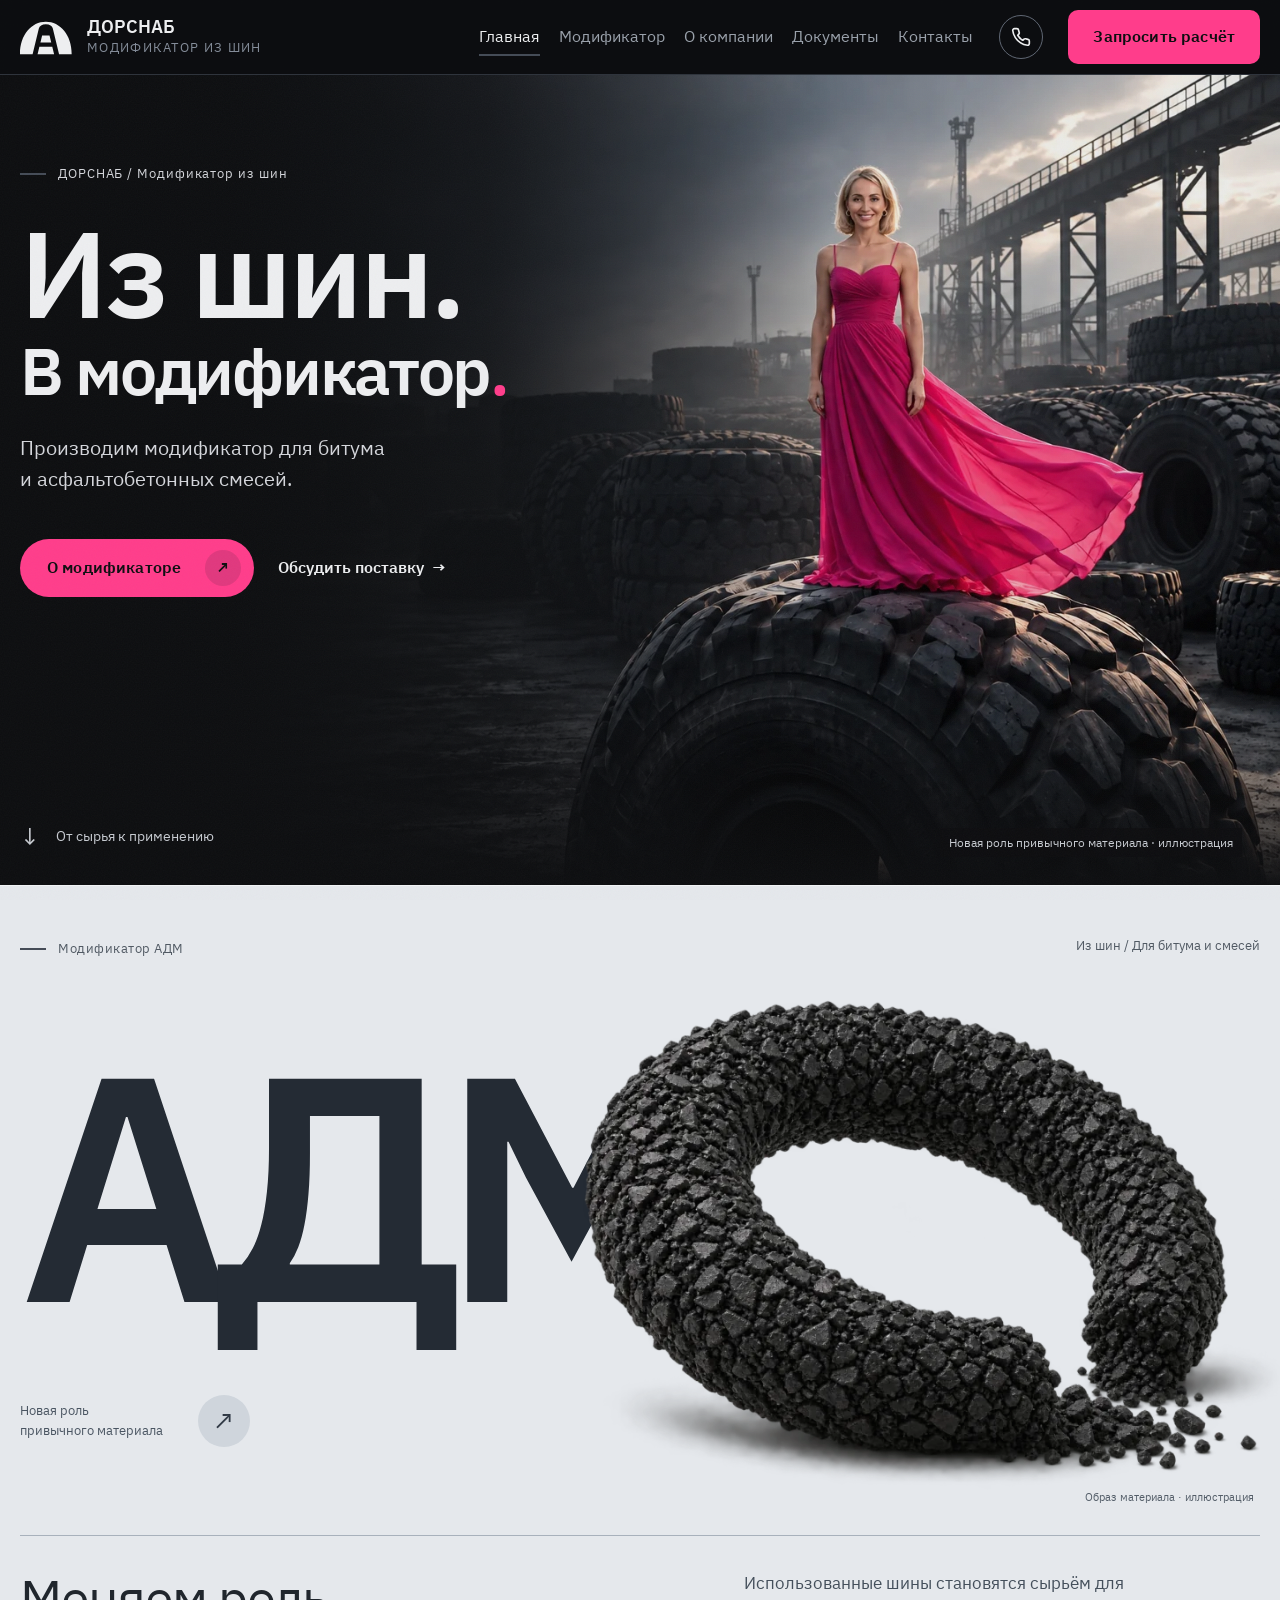
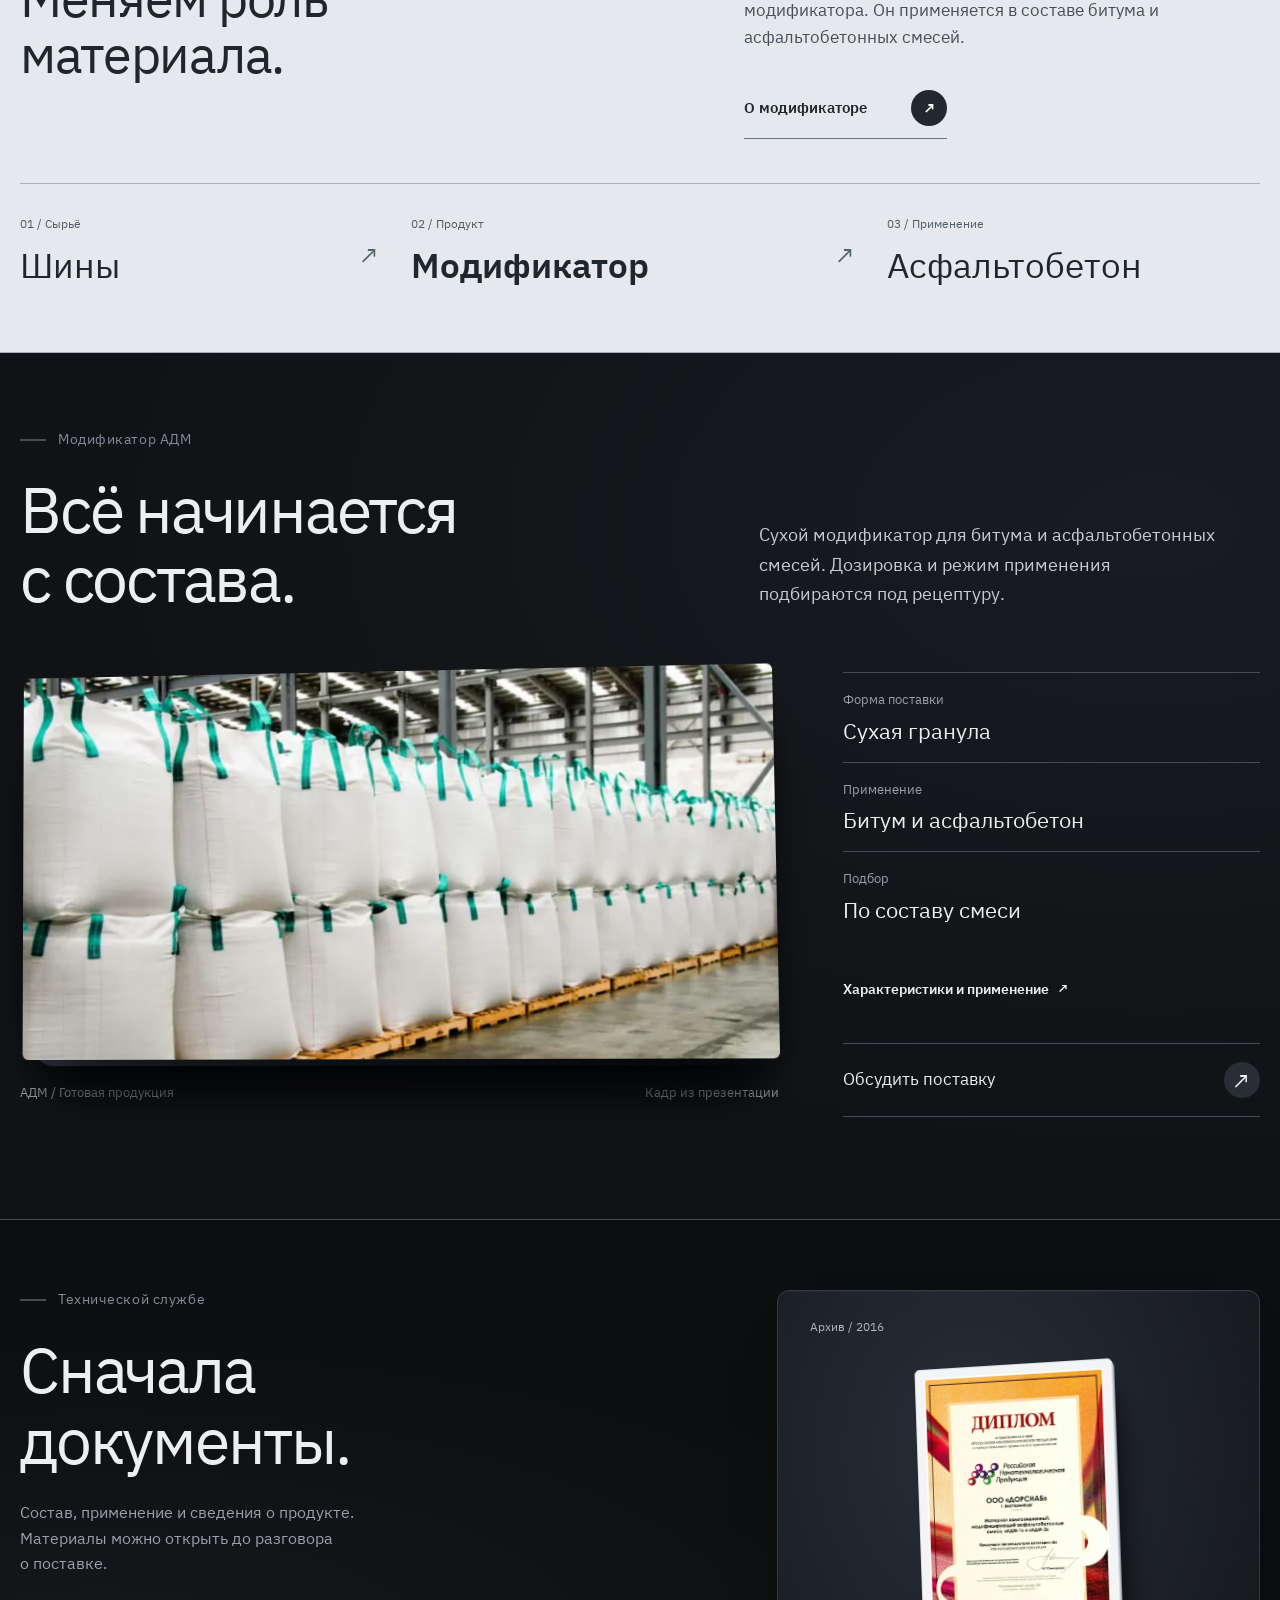
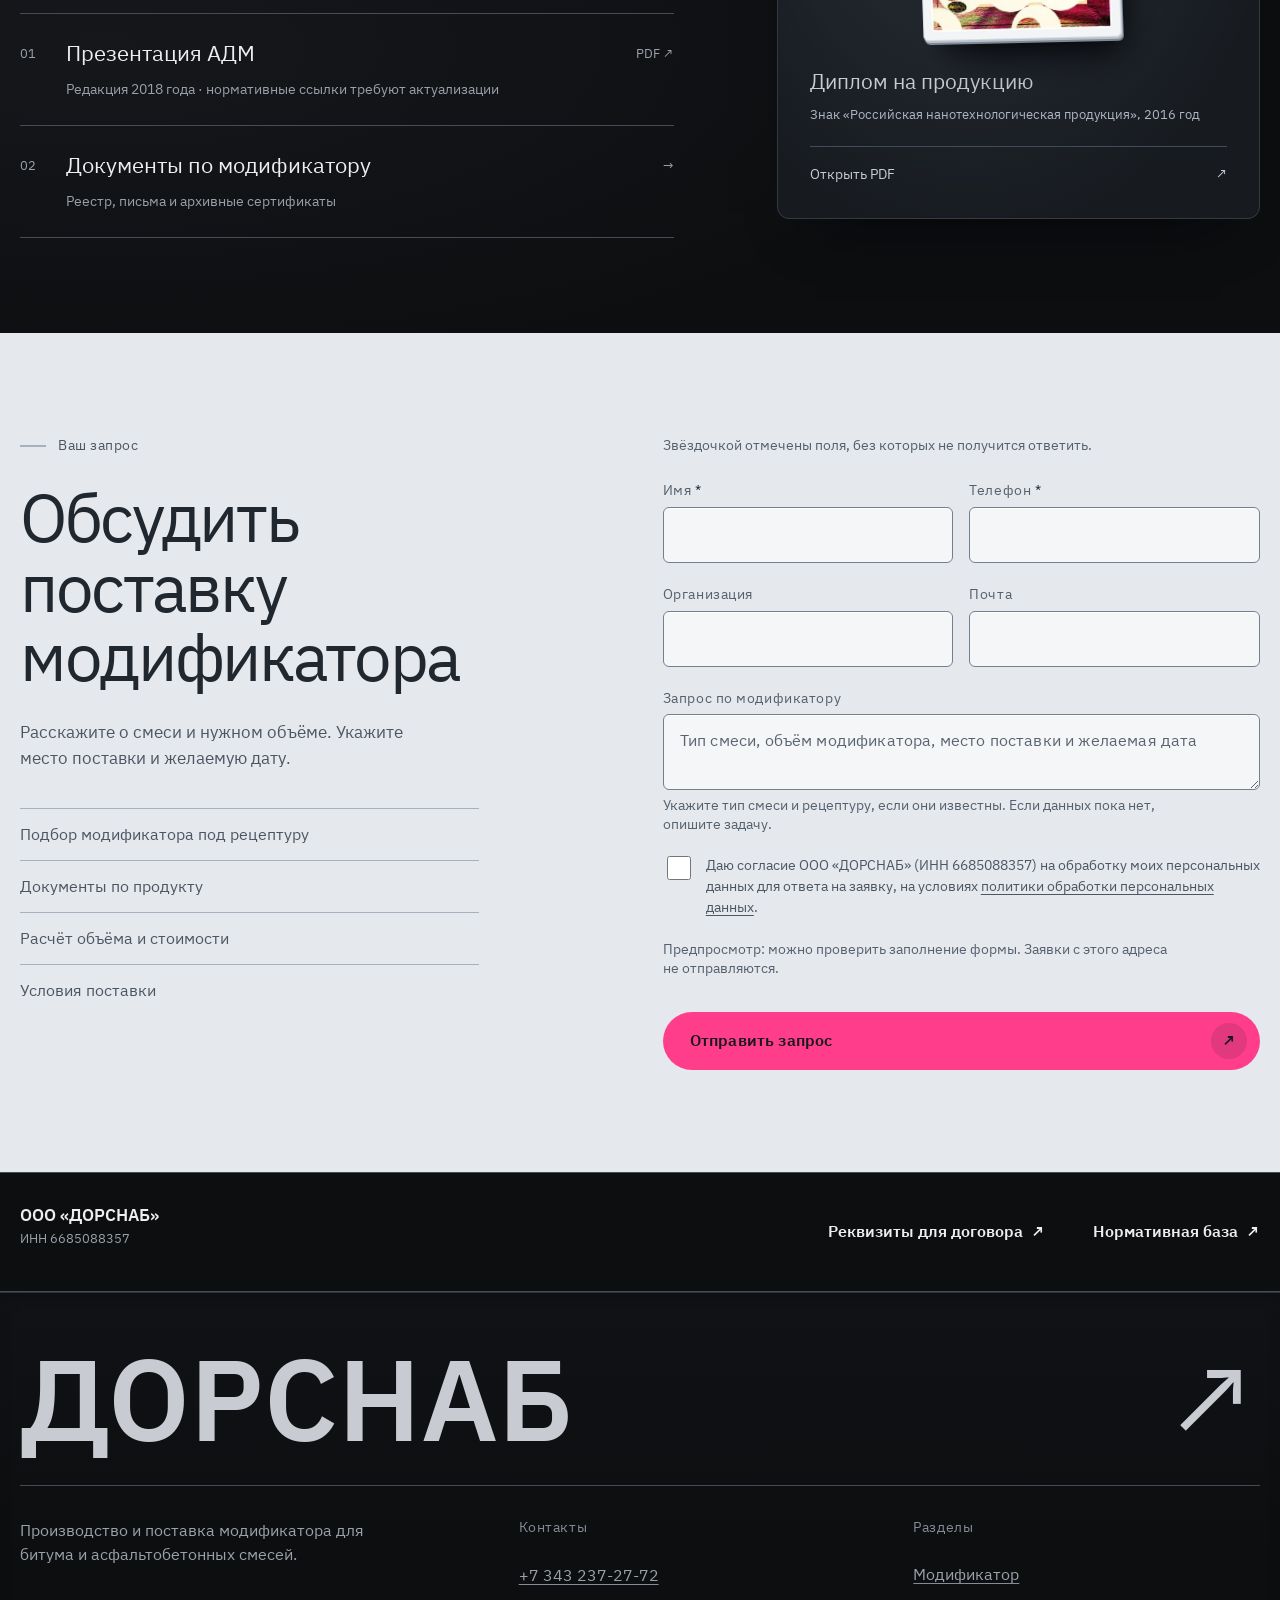
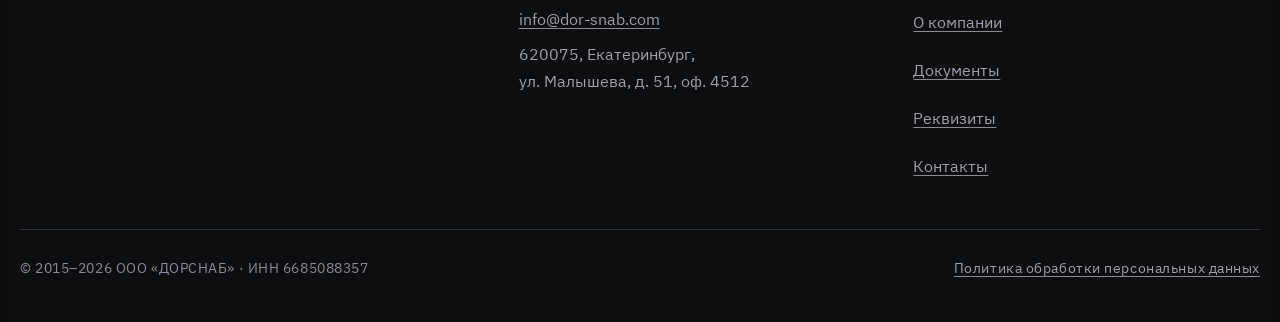
<file: index.html>
<!DOCTYPE html>
<html lang="ru">
<head>
<meta charset="utf-8">
<meta name="viewport" content="width=device-width, initial-scale=1">
<title>ДОРСНАБ: модификатор из шин для битума и асфальтобетона</title>
<meta name="description" content="Производство и поставка модификатора для битума и асфальтобетонных смесей. Применение, характеристики, документы и запрос поставки.">
<link rel="canonical" href="https://markmateriaai-crypto.github.io/dorsnab-preview/">
<!-- ВРЕМЕННО: снять noindex при переезде на боевой домен dor-snab.com -->
<meta name="robots" content="noindex, nofollow">
<meta property="og:title" content="ДОРСНАБ: модификатор из шин для битума и асфальтобетона">
<meta property="og:description" content="Производство и поставка модификатора для битума и асфальтобетонных смесей. Применение, характеристики, документы и запрос поставки.">
<meta property="og:type" content="website">
<meta property="og:url" content="https://markmateriaai-crypto.github.io/dorsnab-preview/">
<meta property="og:locale" content="ru_RU">
<meta property="og:image" content="https://markmateriaai-crypto.github.io/dorsnab-preview/assets/img/yulia-facing-1536.jpg">
<meta property="og:image:alt" content="ДОРСНАБ: модификатор из шин. Художественная иллюстрация.">
<link rel="icon" href="data:image/svg+xml,%3Csvg%20xmlns='http://www.w3.org/2000/svg'%20viewBox='-2.1%20-8.6%2053%2053'%3E%3Crect%20x='-2.1'%20y='-8.6'%20width='53'%20height='53'%20fill='%230d0e10'/%3E%3Cpath%20fill='%23edeef0'%20fill-rule='evenodd'%20d='M0%2033.2C0%2015%2010.8%202.6%2024.4%202.6S48.8%2015%2048.8%2033.2H36.9L31%208.9c-.5-2.2-2.9-3.9-6.6-3.9s-6%201.7-6.6%203.9L11.9%2033.2H0Zm16.6%200%201.7-7h12.2l1.7%207H16.6Zm2.7-11.1%201.6-6.5h7l1.6%206.5h-10.2Z'/%3E%3C/svg%3E">
<link rel="preload" href="assets/fonts/ibm-plex-sans-400-cyrillic.woff2" as="font" type="font/woff2" crossorigin>
<link rel="preload" href="assets/fonts/ibm-plex-sans-400-latin1.woff2" as="font" type="font/woff2" crossorigin>
<link rel="preload" href="assets/fonts/ibm-plex-sans-600-cyrillic.woff2" as="font" type="font/woff2" crossorigin>
<link rel="preload" href="assets/fonts/ibm-plex-sans-600-latin1.woff2" as="font" type="font/woff2" crossorigin>
<link rel="stylesheet" href="assets/css/style.css?v=20260917-modifier">
<link rel="stylesheet" href="assets/css/character.css?v=20260917-modifier">
<link rel="stylesheet" href="assets/css/usability.css?v=20260917-modifier">
<link rel="stylesheet" href="assets/css/depth.css?v=20260917-modifier">
<link rel="stylesheet" href="assets/css/relief.css?v=20260917-modifier">
<script>document.documentElement.className+=' js';setTimeout(function(){if(!window.__dorsnabZhiv){var e=document.documentElement;e.className=e.className.replace(' js','')}},1800)</script>
<link rel="stylesheet" href="assets/css/modifier.css?v=20260918-design">
<link rel="stylesheet" href="assets/css/exhibition.css?v=20260918-portrait-top"><script type="application/ld+json">{"@context":"https://schema.org","@type":"Organization","name":"ДОРСНАБ","legalName":"ООО «ДОРСНАБ»","url":"https://markmateriaai-crypto.github.io/dorsnab-preview/","description":"Производство и поставка модификатора для битума и асфальтобетонных смесей. Применение, характеристики, документы и запрос поставки.","telephone":"+7-343-237-27-72","email":"info@dor-snab.com","taxID":"6685088357","knowsAbout":["Модификатор битума","Модификатор асфальтобетонных смесей"]}</script></head>
<body class="page-home">

<a class="skip" href="#main">К содержимому</a>

<header class="top">
  <div class="wrap top-in">
    <a class="brand" href="index.html">
      <svg viewbox="0 0 52 34" width="52" height="34" aria-hidden="true" fill="currentColor" fill-rule="evenodd">
        <path d="M0 33.2C0 15 10.8 2.6 24.4 2.6S48.8 15 48.8 33.2H36.9L31 8.9c-.5-2.2-2.9-3.9-6.6-3.9s-6 1.7-6.6 3.9L11.9 33.2H0Zm16.6 0 1.7-7h12.2l1.7 7H16.6Zm2.7-11.1 1.6-6.5h7l1.6 6.5h-10.2Z"></path>
      </svg>
      <span class="brand-text">
        <span class="brand-name">ДОРСНАБ</span>
        <span class="brand-sub">модификатор из шин</span>
      </span>
    </a>

    <nav class="nav" id="nav" aria-label="Основная навигация">
      <a href="index.html">Главная</a>
      <a href="produkciya.html">Модификатор</a>
      <a href="o-konsorciume.html">О компании</a>
      <a href="dokumenty.html">Документы</a>
      <a href="kontakty.html">Контакты</a>
    </nav>

    <a class="top-phone" href="tel:+73432372772" aria-label="Позвонить: +7 343 237-27-72"><svg class="top-phone-i" width="18" height="18" viewbox="0 0 24 24" fill="none" stroke="currentColor" stroke-width="2" stroke-linecap="round" stroke-linejoin="round" aria-hidden="true"><path d="M22 16.9v3a2 2 0 0 1-2.2 2 19.8 19.8 0 0 1-8.6-3.1 19.5 19.5 0 0 1-6-6A19.8 19.8 0 0 1 2.1 4.2 2 2 0 0 1 4.1 2h3a2 2 0 0 1 2 1.7c.1.9.4 1.8.7 2.7a2 2 0 0 1-.5 2.1L8.1 9.9a16 16 0 0 0 6 6l1.4-1.2a2 2 0 0 1 2.1-.5c.9.3 1.8.6 2.7.7a2 2 0 0 1 1.7 2Z"></path></svg><span class="top-phone-t">+7 343 237-27-72</span></a>

    <button class="burger" type="button" id="burger" aria-label="Меню" aria-expanded="false" aria-controls="nav"><span></span></button>

    <a class="btn btn-pink top-cta" href="#zapros" data-istochnik="шапка">Запросить расчёт</a>
  </div>
</header>

<main id="main" tabindex="-1"><section class="tyre-hero" aria-labelledby="hero-title">
  <figure class="tyre-hero-image">
    <picture>

      <source srcset="assets/img/yulia-facing-960.webp 960w, assets/img/yulia-facing-1536.webp 1536w" sizes="100vw" type="image/webp"><img src="assets/img/yulia-facing-1536.jpg" width="1536" height="1024" fetchpriority="high" alt="Юлия в ярко-розовом платье стоит на шине лицом к зрителю. Художественная иллюстрация.">
    </source></picture>
    <figcaption><span class="tyre-caption-detail">Новая роль привычного материала · </span>иллюстрация</figcaption>
  </figure>
  <div class="wrap tyre-hero-in">
    <p class="eyebrow">ДОРСНАБ / Модификатор из шин</p>
    <h1 id="hero-title"><span class="hero-from">Из шин.</span><br><span class="hero-to">В модификатор<span>.</span></span></h1>
    <p class="tyre-hero-lead">Производим модификатор для битума<br class="desktop-break"> и асфальтобетонных смесей.</p>
    <div class="hero-cta">
      <a class="btn btn-pink" href="produkciya.html">О модификаторе <span aria-hidden="true">↗</span></a>
      <a class="btn-line" href="#zapros">Обсудить поставку <span aria-hidden="true">→</span></a>
    </div>
    <a class="tyre-scroll" href="#material"><span aria-hidden="true">↓</span> От сырья к применению</a>
  </div>
</section>

<section class="material-route material-exhibition" id="material" aria-labelledby="route-title">
  <div class="wrap">
    <div class="exhibition-topline"><p class="eyebrow">Модификатор АДМ</p><span>Из шин / Для битума и смесей</span></div>
    <div class="material-exhibit">
      <span class="exhibit-type" aria-hidden="true">АДМ</span>
      <figure class="material-sculpture">
        <picture><source srcset="assets/img/material-sculpture-900.webp 900w, assets/img/material-sculpture-1536.webp 1536w" sizes="(max-width:760px) 100vw, 64vw" type="image/webp"><img src="assets/img/material-sculpture-1536.webp" width="1536" height="1024" loading="lazy" alt="Объёмная композиция из чёрных гранул. Художественная иллюстрация материала."></picture>
        <figcaption>Образ материала · иллюстрация</figcaption>
      </figure>
      <span class="exhibit-note" aria-hidden="true">Новая роль<br>привычного материала <span>↗</span></span>
    </div>
    <div class="exhibition-story">
      <h2 id="route-title">Меняем роль<br>материала.</h2>
      <div><p>Использованные шины становятся сырьём для модификатора. Он применяется в составе битума и асфальтобетонных смесей.</p><a class="route-link" href="produkciya.html">О модификаторе <span aria-hidden="true">↗</span></a></div>
    </div>
    <ol class="route-steps">
      <li><span class="route-index">01 / Сырьё</span><h3>Шины</h3></li>
      <li class="route-step-product"><span class="route-index">02 / Продукт</span><h3>Модификатор</h3></li>
      <li><span class="route-index">03 / Применение</span><h3>Асфальтобетон</h3></li>
    </ol>
  </div>
</section>

<section class="modifier-product section" id="produkciya" aria-labelledby="product-title">
  <div class="wrap">
    <div class="home-product-heading">
      <div><p class="eyebrow">Модификатор АДМ</p><h2 id="product-title">Всё начинается<br>с состава.</h2></div>
      <p class="modifier-product-lead">Сухой модификатор для битума и асфальтобетонных смесей. Дозировка и режим применения подбираются под рецептуру.</p>
    </div>
    <div class="home-product-body">
      <figure class="modifier-stock relief-stage" data-relief>
        <div class="relief-object"><picture><source srcset="assets/img/bigbag-sklad-620.webp 620w, assets/img/bigbag-sklad.webp 900w" sizes="(max-width:760px) 92vw, (max-width:1440px) 58vw, 780px" type="image/webp"><img src="assets/img/bigbag-sklad.jpg" width="1199" height="616" loading="lazy" alt="Модификатор АДМ в мягких контейнерах на складе"></picture></div>
        <figcaption><span>АДМ / Готовая продукция</span><span>Кадр из презентации</span></figcaption>
      </figure>
      <div class="home-product-spec">
        <dl class="modifier-properties">
          <div><dt>Форма поставки</dt><dd>Сухая гранула</dd></div>
          <div><dt>Применение</dt><dd>Битум и асфальтобетон</dd></div>
          <div><dt>Подбор</dt><dd>По составу смеси</dd></div>
        </dl>
        <a class="btn-line product-detail-link" href="produkciya.html#harakteristiki">Характеристики и применение <span aria-hidden="true">↗</span></a>
        <a class="product-supply-link" href="#zapros"><span>Обсудить поставку</span><span aria-hidden="true">↗</span></a>
      </div>
    </div>
  </div>
</section>

<section class="modifier-documents section" id="home-documents" aria-labelledby="documents-title">
  <div class="wrap modifier-docs-grid">
    <div class="modifier-doc-intro">
      <p class="eyebrow">Технической службе</p><h2 id="documents-title">Сначала <br>документы.</h2><p>Состав, применение и сведения о продукте. Материалы можно открыть до разговора о поставке.</p>
      <div class="modifier-doc-links">
        <a href="assets/docs/prezentaciya-adm.pdf" target="_blank" rel="noopener"><span class="doc-order">01</span><span><b>Презентация АДМ</b><small>Редакция 2018 года · нормативные ссылки требуют актуализации</small></span><span class="doc-format">PDF ↗</span><span class="vh">Откроется в новой вкладке</span></a>
        <a href="dokumenty.html"><span class="doc-order">02</span><span><b>Документы по модификатору</b><small>Реестр, письма и архивные сертификаты</small></span><span class="doc-format">→</span></a>
      </div>
    </div>
    <a class="home-document award-scan" href="assets/docs/diplom-znak-nanoprodukcii.pdf" target="_blank" rel="noopener">
      <span class="document-year">Архив / 2016</span>
      <span class="award-scan-in"><img src="assets/img/diplom-nanoprodukciya.webp" width="622" height="880" loading="lazy" alt="Диплом «Российская нанотехнологическая продукция»"></span>
      <span class="document-caption"><b>Диплом на продукцию</b><small>Знак «Российская нанотехнологическая продукция», 2016 год</small><span class="document-open">Открыть PDF <span aria-hidden="true">↗</span><span class="vh"> в новой вкладке</span></span></span>
    </a>
  </div>
</section>
<section class="section request" id="zapros">
  <div class="wrap req-grid">
    <div class="rise">
      <span class="eyebrow">Ваш запрос</span>
      <h2 class="sec-title request-title">Обсудить поставку модификатора</h2>
      <p class="sec-lead request-lead">Расскажите о смеси и нужном объёме. Укажите место поставки и желаемую дату.</p>

      <ul class="req-gets"><li>Подбор модификатора под рецептуру</li><li>Документы по продукту</li><li>Расчёт объёма и стоимости</li><li>Условия поставки</li></ul>
    </div>

    <form id="req-form" class="rise js-zayavka" action="otpravit.php" method="post" novalidate>
      <div class="form-err" id="form-err" role="alert" tabindex="-1"></div>
      <p class="req-note">Звёздочкой отмечены поля, без которых не получится ответить.</p>

      <div class="f-row">
        <div class="field">
          <label for="f-name">Имя <span class="req" aria-hidden="true">*</span></label>
          <input id="f-name" name="name" type="text" autocomplete="name" required aria-describedby="f-name-err">
          <p class="field-err" id="f-name-err" hidden></p>
        </div>
        <div class="field">
          <label for="f-phone">Телефон <span class="req" aria-hidden="true">*</span></label>
          <input id="f-phone" name="phone" type="tel" inputmode="tel" autocomplete="tel" required aria-describedby="f-phone-err">
          <p class="field-err" id="f-phone-err" hidden></p>
        </div>
      </div>

      <div class="f-row">
        <div class="field">
          <label for="f-org">Организация</label>
          <input id="f-org" name="org" type="text" autocomplete="organization">
        </div>
        <div class="field">
          <label for="f-mail">Почта</label>
          <input id="f-mail" name="email" type="email" inputmode="email" autocomplete="email" aria-describedby="f-mail-err">
          <p class="field-err" id="f-mail-err" hidden></p>
        </div>
      </div>

      <div class="field">
        <label for="f-task">Запрос по модификатору</label>
        <textarea id="f-task" name="task" aria-describedby="f-task-hint" placeholder="Тип смеси, объём модификатора, место поставки и желаемая дата"></textarea>
        <p class="field-hint" id="f-task-hint">Укажите тип смеси и рецептуру, если они известны. Если данных пока нет, опишите задачу.</p>
      </div>

      <input type="hidden" name="istochnik" id="f-istochnik" value="главная">

      <div class="trap" aria-hidden="true"><label for="f-ref2">Не заполняйте это поле</label><input id="f-ref2" name="ref_kod_2" type="text" tabindex="-1" autocomplete="off"></div>

      <div class="consent">
        <input type="checkbox" id="f-consent" name="consent" value="1" required aria-describedby="f-consent-err">
        <span><label for="f-consent">Даю согласие ООО «ДОРСНАБ» (ИНН 6685088357)
          на обработку моих персональных данных для ответа на заявку</label>,
          на условиях <a href="politika.html">политики обработки персональных данных</a>.
          <span class="field-err" id="f-consent-err" hidden></span></span>
      </div>

      <p class="field-hint">Предпросмотр: можно проверить заполнение формы. Заявки с этого адреса не отправляются.</p>
<button class="btn btn-pink" id="req-send" type="submit" disabled>Отправить запрос <span aria-hidden="true">↗</span></button>
      <div class="form-msg" id="form-msg" role="status" aria-live="polite"></div>
    </form>
  </div>
</section>

<aside class="company-strip" aria-label="Данные компании">
  <div class="wrap"><p>ООО «ДОРСНАБ» <span>ИНН 6685088357</span></p><a class="btn-line" href="rekvizity.html">Реквизиты для договора <span aria-hidden="true">↗</span></a><a class="btn-line" href="dokumenty.html">Нормативная база <span aria-hidden="true">↗</span></a></div>
</aside>

</main>

<footer class="foot">
  <a class="wrap footer-signature" href="index.html" aria-label="ДОРСНАБ: на главную">ДОРСНАБ<span aria-hidden="true">↗</span></a>
  <div class="wrap">
    <div class="foot-grid">
      <div>
        <p>Производство и поставка модификатора для битума и асфальтобетонных смесей.</p>
      </div>

      <div>
        <h3>Контакты</h3>
        <address class="foot-contact">
          <a href="tel:+73432372772">+7 343 237-27-72</a>
          <a href="mailto:info@dor-snab.com">info@dor-snab.com</a>
          620075, Екатеринбург,<br>
          ул. Малышева, д. 51, оф. 4512
        </address>
      </div>

      <div>
        <h3>Разделы</h3>
        <ul>
          <li><a href="produkciya.html">Модификатор</a></li>
          <li><a href="o-konsorciume.html">О компании</a></li>
          <li><a href="dokumenty.html">Документы</a></li>
          <li><a href="rekvizity.html">Реквизиты</a></li>
          <li><a href="kontakty.html">Контакты</a></li>
        </ul>
      </div>
    </div>

    <div class="foot-bottom"><span>© 2015–2026 ООО «ДОРСНАБ» · ИНН 6685088357</span>
      <a href="politika.html">Политика обработки персональных данных</a>
    </div>
  </div>
</footer>

<script src="assets/js/main.js?v=20260917-modifier"></script>
<script src="assets/js/usability.js?v=20260917-modifier"></script>
<script src="assets/js/relief.js?v=20260917-modifier"></script>
</body>
</html>
</file>
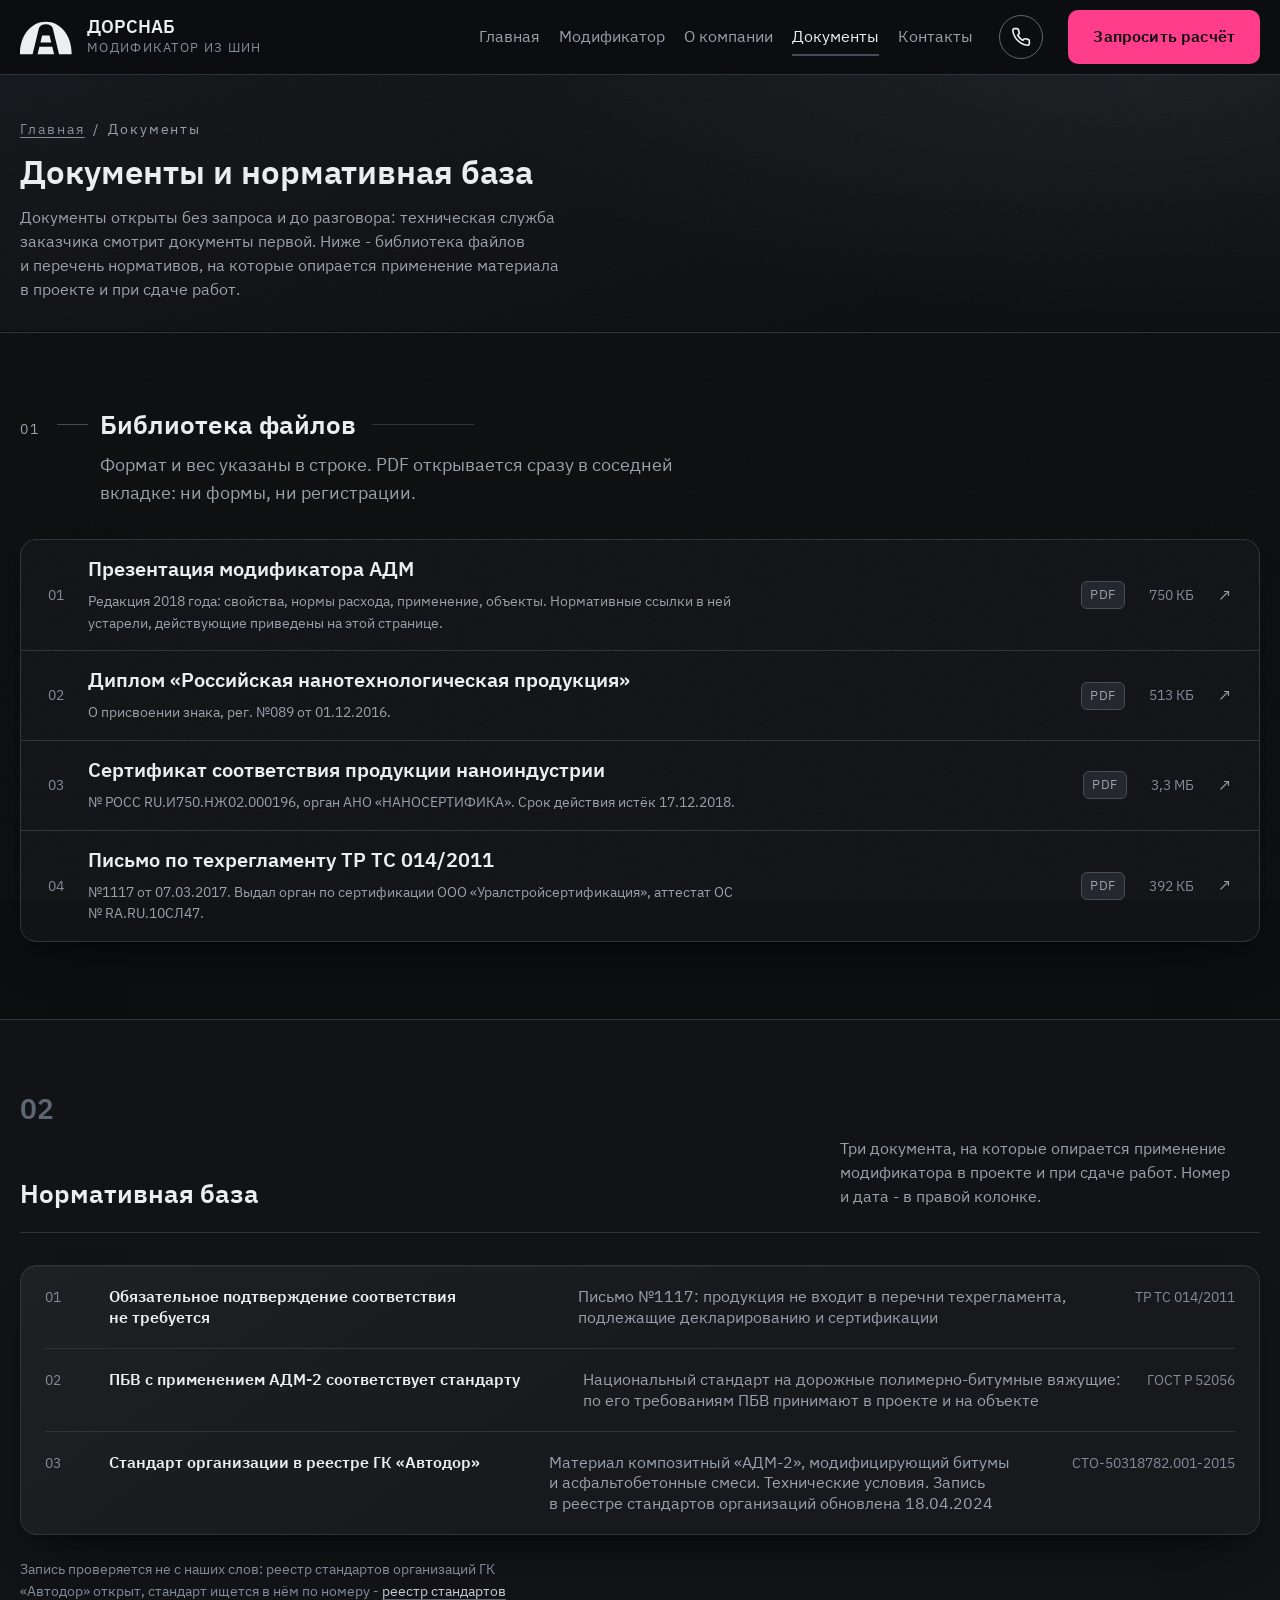
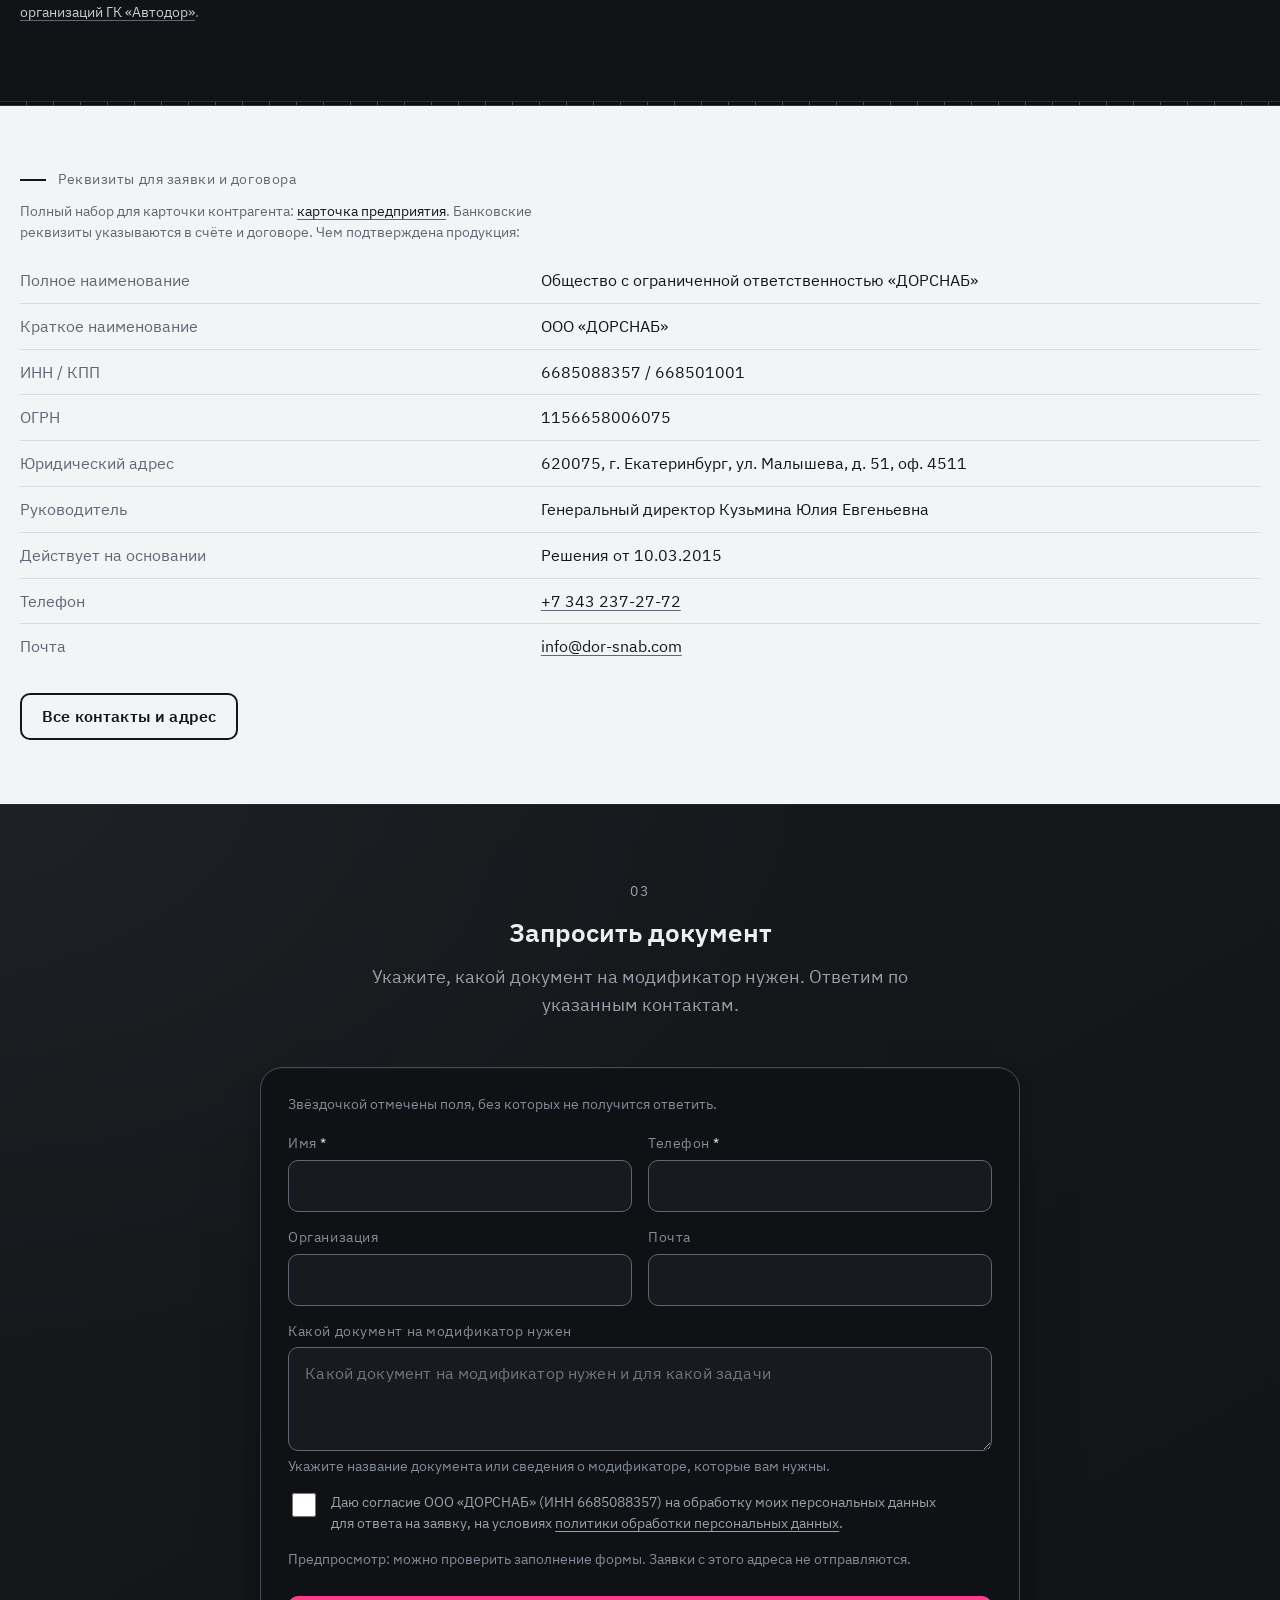
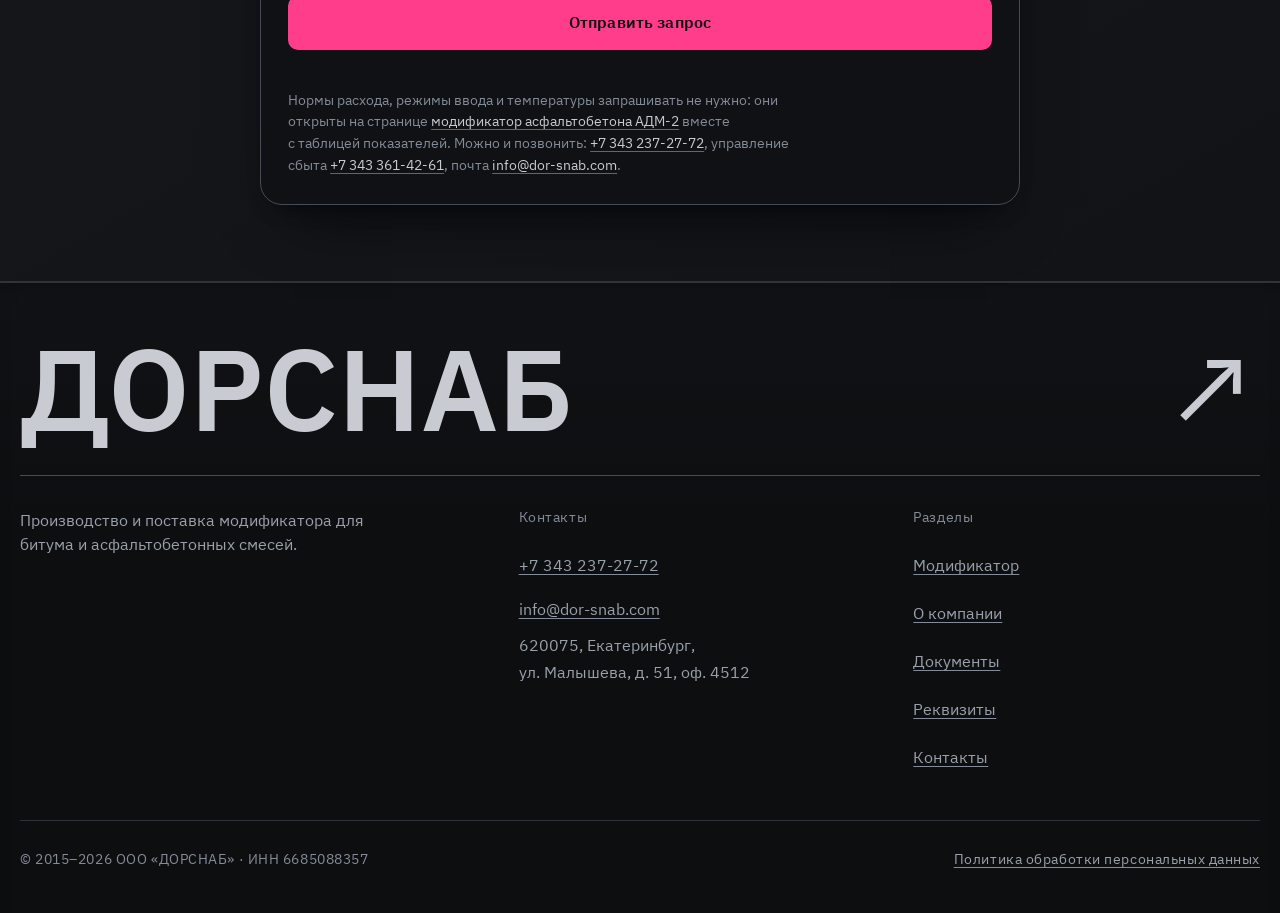
<file: dokumenty.html>
<!DOCTYPE html>
<html lang="ru">
<head>
<meta charset="utf-8">
<meta name="viewport" content="width=device-width, initial-scale=1">
<title>Документы на модификатор АДМ-2 | ДОРСНАБ</title>
<meta name="description" content="Документы на АДМ-1 и АДМ-2: презентация, сертификат, письмо №1117 и диплом. Откройте опубликованные файлы и запросите актуальные документы для поставки.">
<!-- ВРЕМЕННО: снять noindex при переезде на боевой домен dor-snab.com -->
<meta name="robots" content="noindex, nofollow">
<link rel="canonical" href="https://markmateriaai-crypto.github.io/dorsnab-preview/dokumenty.html">
<meta property="og:title" content="Документы на модификатор АДМ-2 | ДОРСНАБ">
<meta property="og:description" content="Документы на АДМ-1 и АДМ-2: презентация, сертификат, письмо №1117 и диплом. Откройте опубликованные файлы и запросите актуальные документы для поставки.">
<meta property="og:type" content="website">
<meta property="og:locale" content="ru_RU">
<meta property="og:image" content="https://markmateriaai-crypto.github.io/dorsnab-preview/assets/img/yulia-facing-1536.jpg">
<meta property="og:image:alt" content="ДОРСНАБ: модификатор из шин. Художественная иллюстрация.">
<meta property="og:url" content="https://markmateriaai-crypto.github.io/dorsnab-preview/dokumenty.html">
<link rel="icon" href="data:image/svg+xml,%3Csvg%20xmlns='http://www.w3.org/2000/svg'%20viewBox='-2.1%20-8.6%2053%2053'%3E%3Crect%20x='-2.1'%20y='-8.6'%20width='53'%20height='53'%20fill='%230d0e10'/%3E%3Cpath%20fill='%23edeef0'%20fill-rule='evenodd'%20d='M0%2033.2C0%2015%2010.8%202.6%2024.4%202.6S48.8%2015%2048.8%2033.2H36.9L31%208.9c-.5-2.2-2.9-3.9-6.6-3.9s-6%201.7-6.6%203.9L11.9%2033.2H0Zm16.6%200%201.7-7h12.2l1.7%207H16.6Zm2.7-11.1%201.6-6.5h7l1.6%206.5h-10.2Z'/%3E%3C/svg%3E">
<link rel="preload" href="assets/fonts/ibm-plex-sans-400-cyrillic.woff2" as="font" type="font/woff2" crossorigin>
<link rel="preload" href="assets/fonts/ibm-plex-sans-400-latin1.woff2" as="font" type="font/woff2" crossorigin>
<link rel="preload" href="assets/fonts/ibm-plex-sans-600-cyrillic.woff2" as="font" type="font/woff2" crossorigin>
<link rel="preload" href="assets/fonts/ibm-plex-sans-600-latin1.woff2" as="font" type="font/woff2" crossorigin>
<link rel="stylesheet" href="assets/css/style.css?v=20260917-modifier">
<link rel="stylesheet" href="assets/css/character.css?v=20260917-modifier">
<link rel="stylesheet" href="assets/css/usability.css?v=20260917-modifier">
<link rel="stylesheet" href="assets/css/depth.css?v=20260917-modifier">
<script>document.documentElement.className+=' js';setTimeout(function(){if(!window.__dorsnabZhiv){var e=document.documentElement;e.className=e.className.replace(' js','')}},1800)</script>
<link rel="stylesheet" href="assets/css/modifier.css?v=20260918-design"><script type="application/ld+json">{"@context":"https://schema.org","@type":"BreadcrumbList","itemListElement":[{"@type":"ListItem","position":1,"name":"Главная","item":"https://markmateriaai-crypto.github.io/dorsnab-preview/"},{"@type":"ListItem","position":2,"name":"Документы","item":"https://markmateriaai-crypto.github.io/dorsnab-preview/dokumenty.html"}]}</script></head>
<body>

<a class="skip" href="#main">К содержимому</a>

<header class="top">
  <div class="wrap top-in">
    <a class="brand" href="index.html">
      <svg viewbox="0 0 52 34" width="52" height="34" aria-hidden="true" fill="currentColor" fill-rule="evenodd">
        <path d="M0 33.2C0 15 10.8 2.6 24.4 2.6S48.8 15 48.8 33.2H36.9L31 8.9c-.5-2.2-2.9-3.9-6.6-3.9s-6 1.7-6.6 3.9L11.9 33.2H0Zm16.6 0 1.7-7h12.2l1.7 7H16.6Zm2.7-11.1 1.6-6.5h7l1.6 6.5h-10.2Z"></path>
      </svg>
      <span class="brand-text">
        <span class="brand-name">ДОРСНАБ</span>
        <span class="brand-sub">модификатор из шин</span>
      </span>
    </a>

    <nav class="nav" id="nav" aria-label="Основная навигация">
      <a href="index.html">Главная</a>
      <a href="produkciya.html">Модификатор</a>
      <a href="o-konsorciume.html">О компании</a>
      <a href="dokumenty.html">Документы</a>
      <a href="kontakty.html">Контакты</a>
    </nav>

    <a class="top-phone" href="tel:+73432372772" aria-label="Позвонить: +7 343 237-27-72"><svg class="top-phone-i" width="18" height="18" viewbox="0 0 24 24" fill="none" stroke="currentColor" stroke-width="2" stroke-linecap="round" stroke-linejoin="round" aria-hidden="true"><path d="M22 16.9v3a2 2 0 0 1-2.2 2 19.8 19.8 0 0 1-8.6-3.1 19.5 19.5 0 0 1-6-6A19.8 19.8 0 0 1 2.1 4.2 2 2 0 0 1 4.1 2h3a2 2 0 0 1 2 1.7c.1.9.4 1.8.7 2.7a2 2 0 0 1-.5 2.1L8.1 9.9a16 16 0 0 0 6 6l1.4-1.2a2 2 0 0 1 2.1-.5c.9.3 1.8.6 2.7.7a2 2 0 0 1 1.7 2Z"></path></svg><span class="top-phone-t">+7 343 237-27-72</span></a>

    <button class="burger" type="button" id="burger" aria-label="Меню" aria-expanded="false" aria-controls="nav"><span></span></button>

    <a class="btn btn-pink top-cta" href="#zapros" data-istochnik="шапка">Запросить расчёт</a>
  </div>
</header>

<main id="main" tabindex="-1">

<section class="page-head page-head--tight">
  <div class="wrap">
    <nav class="crumbs" aria-label="Хлебные крошки">
      <a href="index.html">Главная</a><span>/</span><span>Документы</span>
    </nav>
    <h1>Документы и нормативная база</h1>
    <p>Документы открыты без запроса и до разговора: техническая служба заказчика смотрит
       документы первой. Ниже - библиотека файлов и перечень нормативов, на которые
       опирается применение материала в проекте и при сдаче работ.</p>
  </div>
</section>

<section class="section">
  <div class="wrap">
    <div class="sec-head rise">
      <span class="sec-num">01</span>
      <h2 class="sec-title sec-title--lined">Библиотека файлов</h2>
      <p class="sec-lead">
        Формат и вес указаны в строке. PDF открывается сразу в соседней
        вкладке: ни формы, ни регистрации.
      </p>
    </div>

    <div class="docs rise">
      <a class="doc" href="assets/docs/prezentaciya-adm.pdf" target="_blank" rel="noopener">
        <span class="list-num">01</span>
        <span class="doc-name"><b>Презентация модификатора АДМ</b><small>Редакция 2018 года: свойства, нормы расхода, применение, объекты. Нормативные ссылки в ней устарели, действующие приведены на этой странице.</small></span>
        <span class="doc-type">PDF</span>
        <span class="doc-size">750 КБ</span>
        <span class="doc-dl" aria-hidden="true">↗</span><span class="vh"> (PDF, откроется в новой вкладке)</span>
      </a>
      <a class="doc" href="assets/docs/diplom-znak-nanoprodukcii.pdf" target="_blank" rel="noopener">
        <span class="list-num">02</span>
        <span class="doc-name"><b>Диплом «Российская нанотехнологическая продукция»</b><small>О присвоении знака, рег. №089 от 01.12.2016.</small></span>
        <span class="doc-type">PDF</span>
        <span class="doc-size">513 КБ</span>
        <span class="doc-dl" aria-hidden="true">↗</span><span class="vh"> (PDF, откроется в новой вкладке)</span>
      </a>
      <a class="doc" href="assets/docs/sertifikat-nanoindustrii.pdf" target="_blank" rel="noopener">
        <span class="list-num">03</span>
        <span class="doc-name"><b>Сертификат соответствия продукции наноиндустрии</b><small>№ РОСС RU.И750.НЖ02.000196, орган АНО «НАНОСЕРТИФИКА». Срок действия истёк 17.12.2018.</small></span>
        <span class="doc-type">PDF</span>
        <span class="doc-size">3,3 МБ</span>
        <span class="doc-dl" aria-hidden="true">↗</span><span class="vh"> (PDF, откроется в новой вкладке)</span>
      </a>
      <a class="doc" href="assets/docs/pismo-tr-ts.pdf" target="_blank" rel="noopener">
        <span class="list-num">04</span>
        <span class="doc-name"><b>Письмо по техрегламенту ТР ТС 014/2011</b><small>№1117 от 07.03.2017. Выдал орган по сертификации ООО «Уралстройсертификация», аттестат ОС № RA.RU.10СЛ47.</small></span>
        <span class="doc-type">PDF</span>
        <span class="doc-size">392 КБ</span>
        <span class="doc-dl" aria-hidden="true">↗</span><span class="vh"> (PDF, откроется в новой вкладке)</span>
      </a>
    </div>
  </div>
</section>

<section class="section alt shov-below">
  <div class="wrap">
    <div class="sec-head sec-head--split rise">
      <span class="sec-num sec-num--big">02</span>
      <h2 class="sec-title">Нормативная база</h2>
      <p class="sec-lead">
        Три документа, на которые опирается применение модификатора в проекте
        и при сдаче работ. Номер и дата - в правой колонке.
      </p>
    </div>

    <div class="list-rows rise">
      <div class="list-row">
        <span class="list-num">01</span>
        <span class="list-key">Обязательное подтверждение соответствия не требуется</span>
        <span class="list-val">Письмо №1117: продукция не входит в перечни техрегламента, подлежащие декларированию и сертификации</span>
        <span class="list-meta">ТР ТС 014/2011</span>
      </div>
      <div class="list-row">
        <span class="list-num">02</span>
        <span class="list-key">ПБВ с применением АДМ-2 соответствует стандарту</span>
        <span class="list-val">Национальный стандарт на дорожные полимерно-битумные вяжущие: по его требованиям ПБВ принимают в проекте и на объекте</span>
        <span class="list-meta">ГОСТ Р 52056</span>
      </div>
      <div class="list-row">
        <span class="list-num">03</span>
        <span class="list-key">Стандарт организации в реестре ГК «Автодор»</span>
        <span class="list-val">Материал композитный «АДМ-2», модифицирующий битумы и асфальтобетонные смеси. Технические условия. Запись в реестре стандартов организаций обновлена 18.04.2024</span>        <span class="list-meta">СТО-50318782.001-2015</span>
      </div>
    </div>
    <p class="sec-note rise">Запись проверяется не с наших слов: реестр стандартов организаций ГК «Автодор» открыт, стандарт ищется в нём по номеру - <a href="https://russianhighways.ru/about/regulatory-information/org_standards/" target="_blank" rel="noopener">реестр стандартов организаций ГК «Автодор»</a>.</p>
  </div>
</section>

<hr class="shov">

<section class="paper-band">
  <div class="wrap">
    <p class="eyebrow">Реквизиты для заявки и договора</p>
    <p class="paper-note" style="margin-top:0;margin-bottom:var(--s-4)">Полный набор для карточки контрагента: <a href="rekvizity.html">карточка предприятия</a>. Банковские реквизиты указываются в счёте и договоре. Чем подтверждена продукция: </p>
    <table class="req-table" role="table" aria-label="Реквизиты для заявки и договора">
      <tr role="row"><th role="rowheader">Полное наименование</th><td role="cell">Общество с ограниченной ответственностью «ДОРСНАБ»</td></tr>
      <tr role="row"><th role="rowheader">Краткое наименование</th><td role="cell">ООО «ДОРСНАБ»</td></tr>
      <tr role="row"><th role="rowheader">ИНН / КПП</th><td class="mono" role="cell">6685088357 / 668501001</td></tr>
      <tr role="row"><th role="rowheader">ОГРН</th><td class="mono" role="cell">1156658006075</td></tr>
      <tr role="row"><th role="rowheader">Юридический адрес</th><td role="cell">620075, г. Екатеринбург, ул. Малышева, д. 51, оф. 4511</td></tr>
      <tr role="row"><th role="rowheader">Руководитель</th><td role="cell">Генеральный директор Кузьмина Юлия Евгеньевна</td></tr>
      <tr role="row"><th role="rowheader">Действует на основании</th><td role="cell">Решения от 10.03.2015</td></tr>
      <tr role="row"><th role="rowheader">Телефон</th><td class="mono" role="cell"><a href="tel:+73432372772">+7 343 237-27-72</a></td></tr>
      <tr role="row"><th role="rowheader">Почта</th><td role="cell"><a href="mailto:info@dor-snab.com">info@dor-snab.com</a></td></tr>
    </table>
    <a class="btn" href="kontakty.html">Все контакты и адрес</a>
  </div>
</section>


<section class="section request shov-above" id="zapros">
  <div class="wrap">
    <div class="sec-head sec-head--center rise">
      <span class="sec-num">03</span>
      <h2 class="sec-title">Запросить документ</h2>
      <p class="sec-lead">Укажите, какой документ на модификатор нужен. Ответим по указанным контактам.</p>
    </div>

      <form class="form-uzkaya rise js-zayavka" action="otpravit.php" method="post" novalidate>
        <div class="form-err" id="dk-form-err" role="alert" tabindex="-1"></div>
        <p class="req-note">Звёздочкой отмечены поля, без которых не получится ответить.</p>

        <div class="f-row">
          <div class="field">
            <label for="dk-name">Имя <span class="req" aria-hidden="true">*</span></label>
            <input id="dk-name" name="name" type="text" autocomplete="name" required aria-describedby="dk-name-err">
            <p class="field-err" id="dk-name-err" hidden></p>
          </div>
          <div class="field">
            <label for="dk-phone">Телефон <span class="req" aria-hidden="true">*</span></label>
            <input id="dk-phone" name="phone" type="tel" inputmode="tel" autocomplete="tel" required aria-describedby="dk-phone-err">
            <p class="field-err" id="dk-phone-err" hidden></p>
          </div>
        </div>

        <div class="f-row">
          <div class="field">
            <label for="dk-org">Организация</label>
            <input id="dk-org" name="org" type="text" autocomplete="organization">
          </div>
          <div class="field">
            <label for="dk-mail">Почта</label>
            <input id="dk-mail" name="email" type="email" inputmode="email" autocomplete="email" aria-describedby="dk-mail-err">
            <p class="field-err" id="dk-mail-err" hidden></p>
          </div>
        </div>

        <div class="field">
          <label for="dk-task">Какой документ на модификатор нужен</label>
          <textarea id="dk-task" name="task" aria-describedby="dk-task-hint" placeholder="Какой документ на модификатор нужен и для какой задачи"></textarea>
          <p class="field-hint" id="dk-task-hint">Укажите название документа или сведения о модификаторе, которые вам нужны.</p>
        </div>

        <input type="hidden" name="istochnik" value="документы">

        <div class="trap" aria-hidden="true"><label for="dk-ref2">Не заполняйте это поле</label><input id="dk-ref2" name="ref_kod_2" type="text" tabindex="-1" autocomplete="off"></div>

        <div class="consent">
          <input type="checkbox" id="dk-consent" name="consent" value="1" required aria-describedby="dk-consent-err">
          <span><label for="dk-consent">Даю согласие ООО «ДОРСНАБ» (ИНН 6685088357)
            на обработку моих персональных данных для ответа на заявку</label>,
            на условиях <a href="politika.html">политики обработки персональных данных</a>.
            <span class="field-err" id="dk-consent-err" hidden></span></span>
        </div>

        <p class="field-hint">Предпросмотр: можно проверить заполнение формы. Заявки с этого адреса не отправляются.</p>
<button class="btn btn-pink" type="submit" disabled>Отправить запрос</button>
        <div class="form-msg" id="dk-form-msg" role="status" aria-live="polite"></div>

        <p class="sec-note">Нормы расхода, режимы ввода и температуры запрашивать не нужно: они открыты на странице <a href="produkciya.html">модификатор асфальтобетона АДМ-2</a> вместе с таблицей показателей. Можно и позвонить: <a href="tel:+73432372772">+7 343 237-27-72</a>, управление сбыта <a href="tel:+73433614261">+7 343 361-42-61</a>, почта <a href="mailto:info@dor-snab.com">info@dor-snab.com</a>.</p>
      </form>
  </div>
</section>

</main>

<footer class="foot">
  <a class="wrap footer-signature" href="index.html" aria-label="ДОРСНАБ: на главную">ДОРСНАБ<span aria-hidden="true">↗</span></a>
  <div class="wrap">
    <div class="foot-grid">
      <div>
        <p>Производство и поставка модификатора для битума и асфальтобетонных смесей.</p>
      </div>

      <div>
        <h3>Контакты</h3>
        <address class="foot-contact">
          <a href="tel:+73432372772">+7 343 237-27-72</a>
          <a href="mailto:info@dor-snab.com">info@dor-snab.com</a>
          620075, Екатеринбург,<br>
          ул. Малышева, д. 51, оф. 4512
        </address>
      </div>

      <div>
        <h3>Разделы</h3>
        <ul>
          <li><a href="produkciya.html">Модификатор</a></li>
          <li><a href="o-konsorciume.html">О компании</a></li>
          <li><a href="dokumenty.html">Документы</a></li>
          <li><a href="rekvizity.html">Реквизиты</a></li>
          <li><a href="kontakty.html">Контакты</a></li>
        </ul>
      </div>
    </div>

    <div class="foot-bottom">
      <span>© 2015–2026 ООО «ДОРСНАБ» · ИНН 6685088357</span>
      <a href="politika.html">Политика обработки персональных данных</a>
    </div>
  </div>
</footer>

<script src="assets/js/main.js?v=20260917-modifier"></script>
<script src="assets/js/usability.js?v=20260917-modifier"></script>
</body>
</html>
</file>
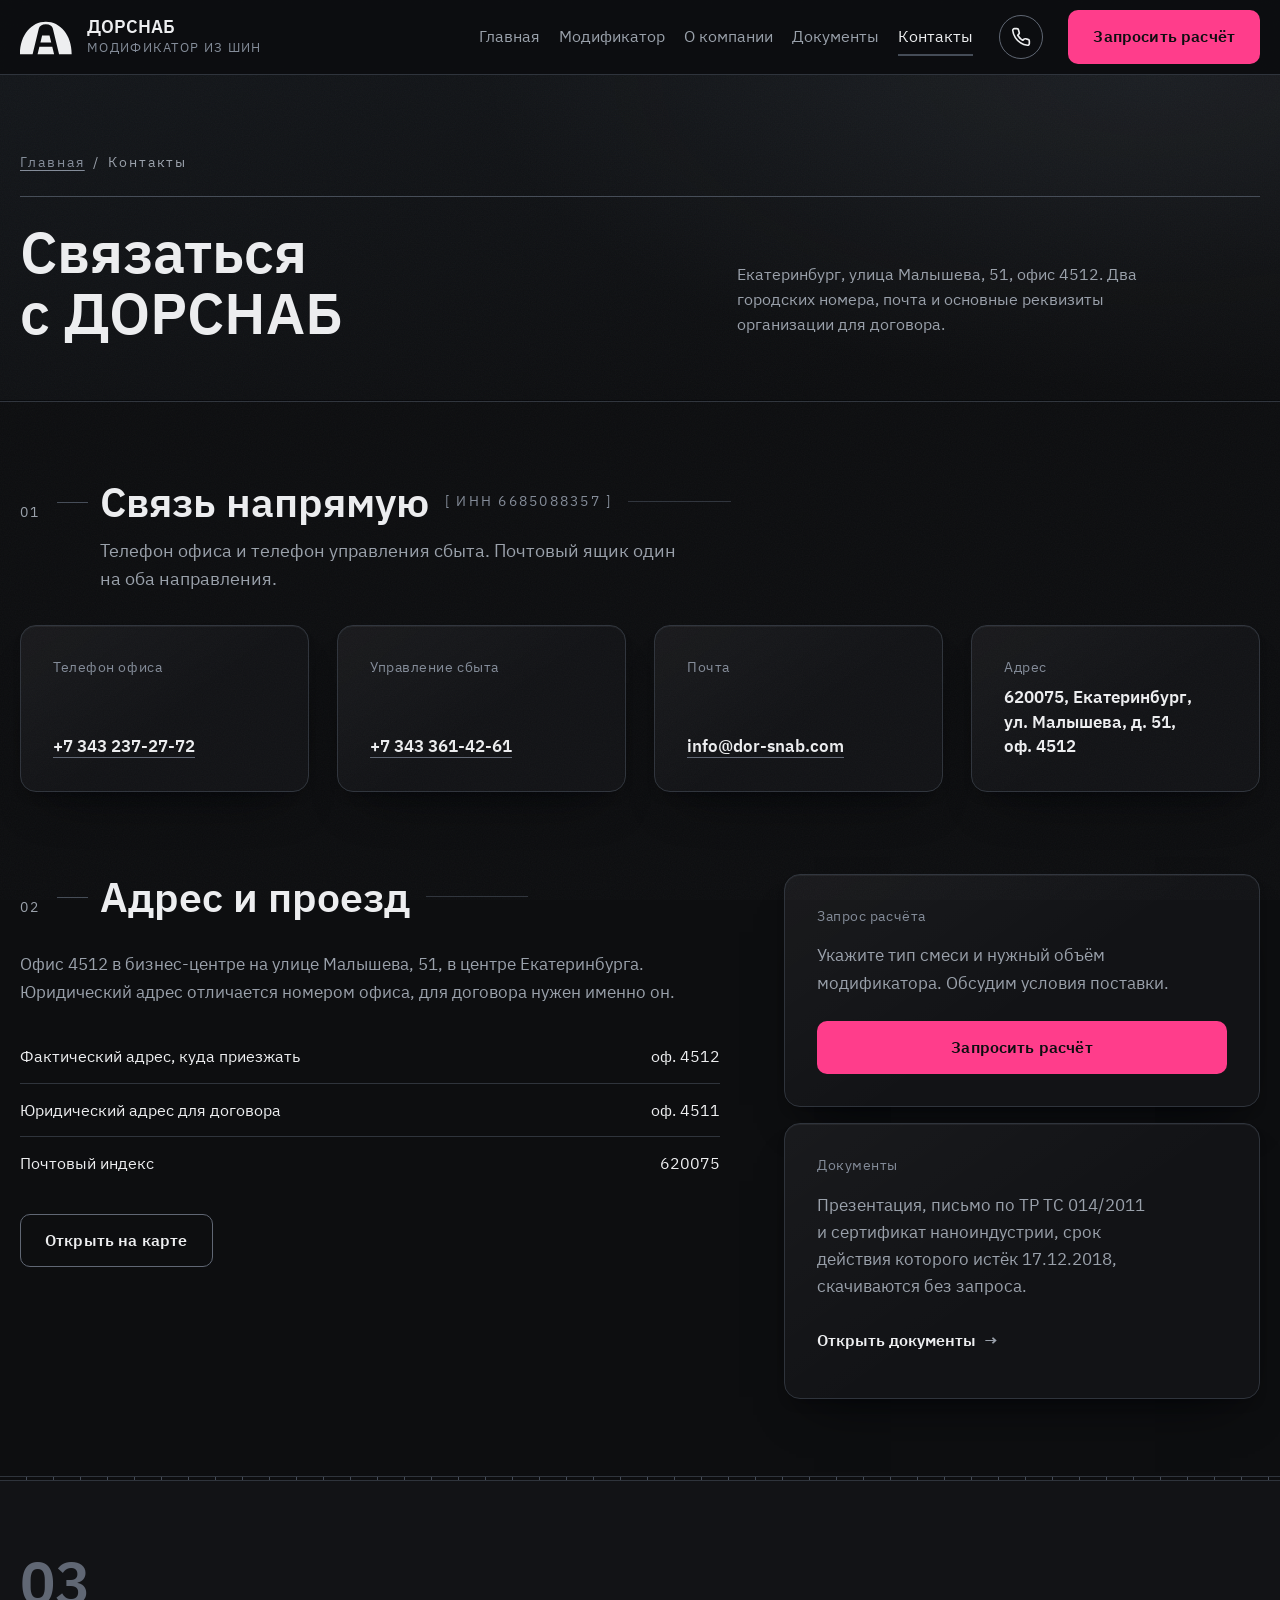
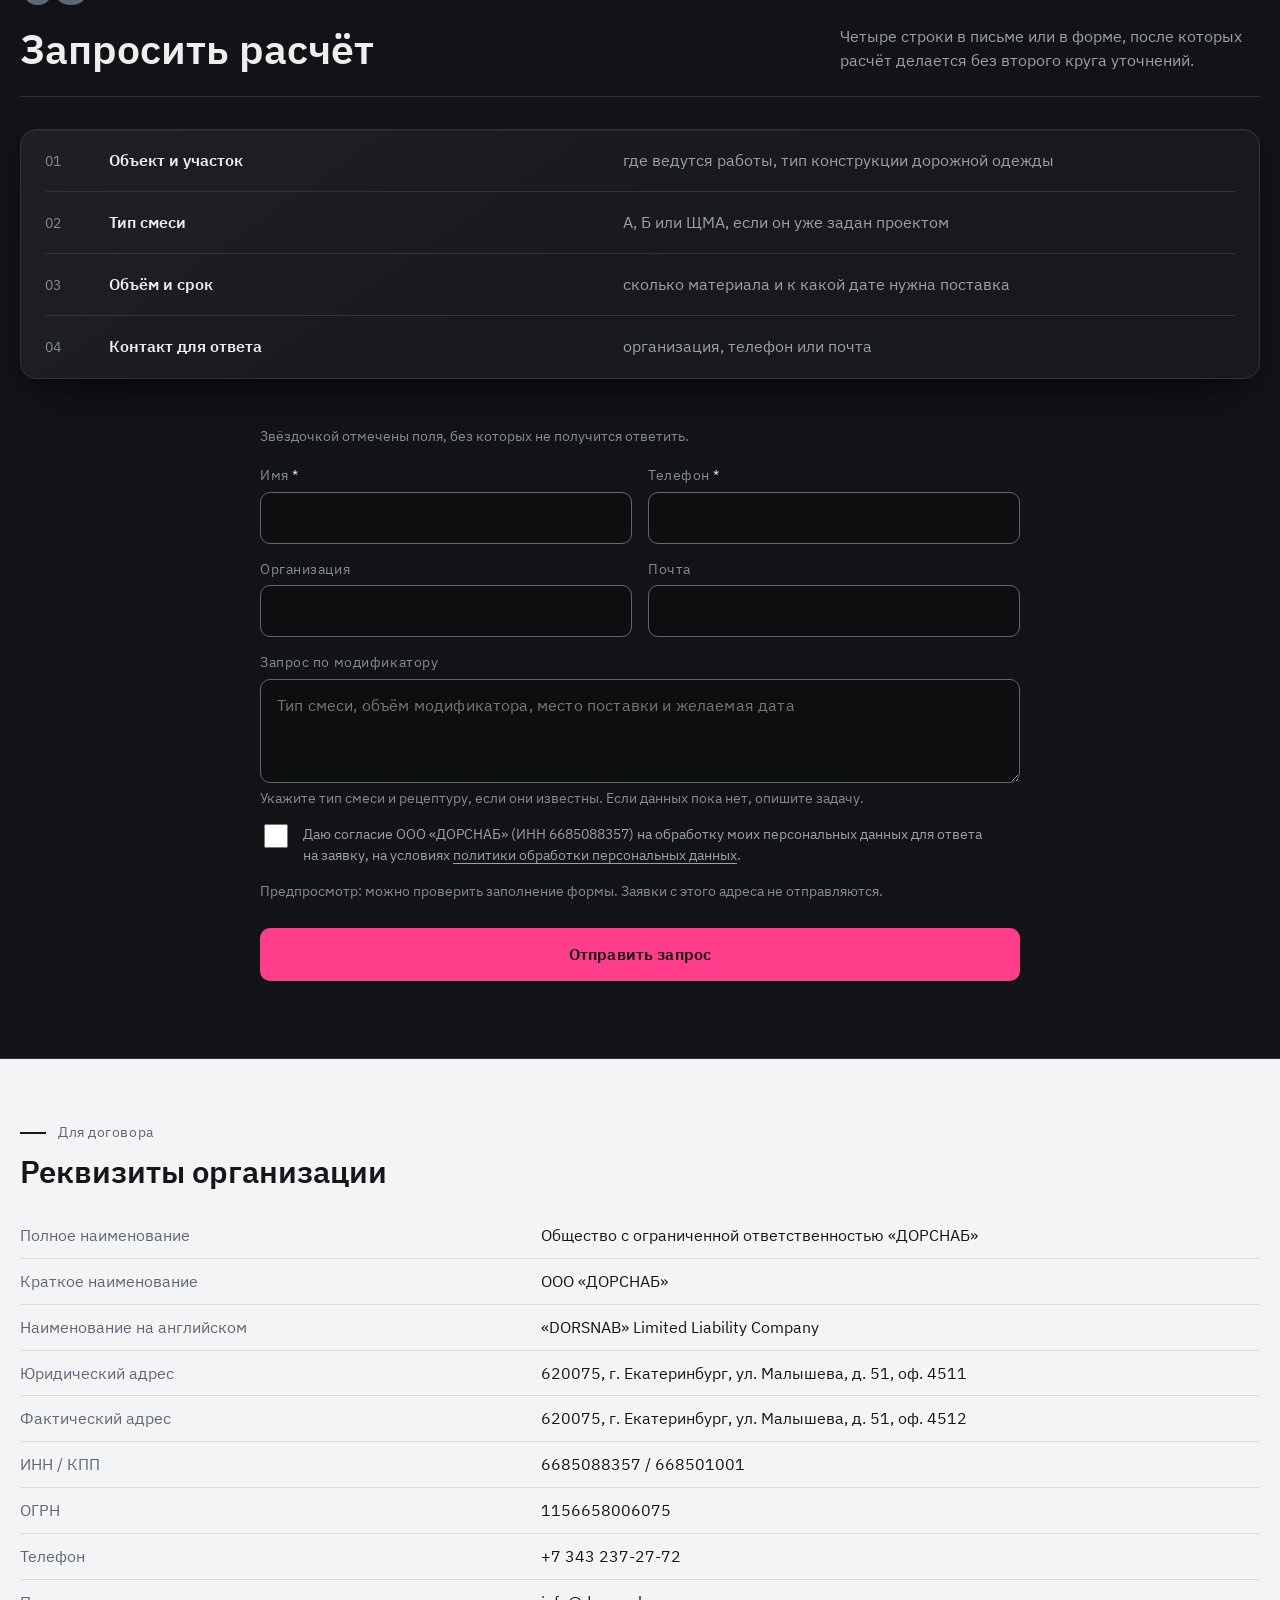
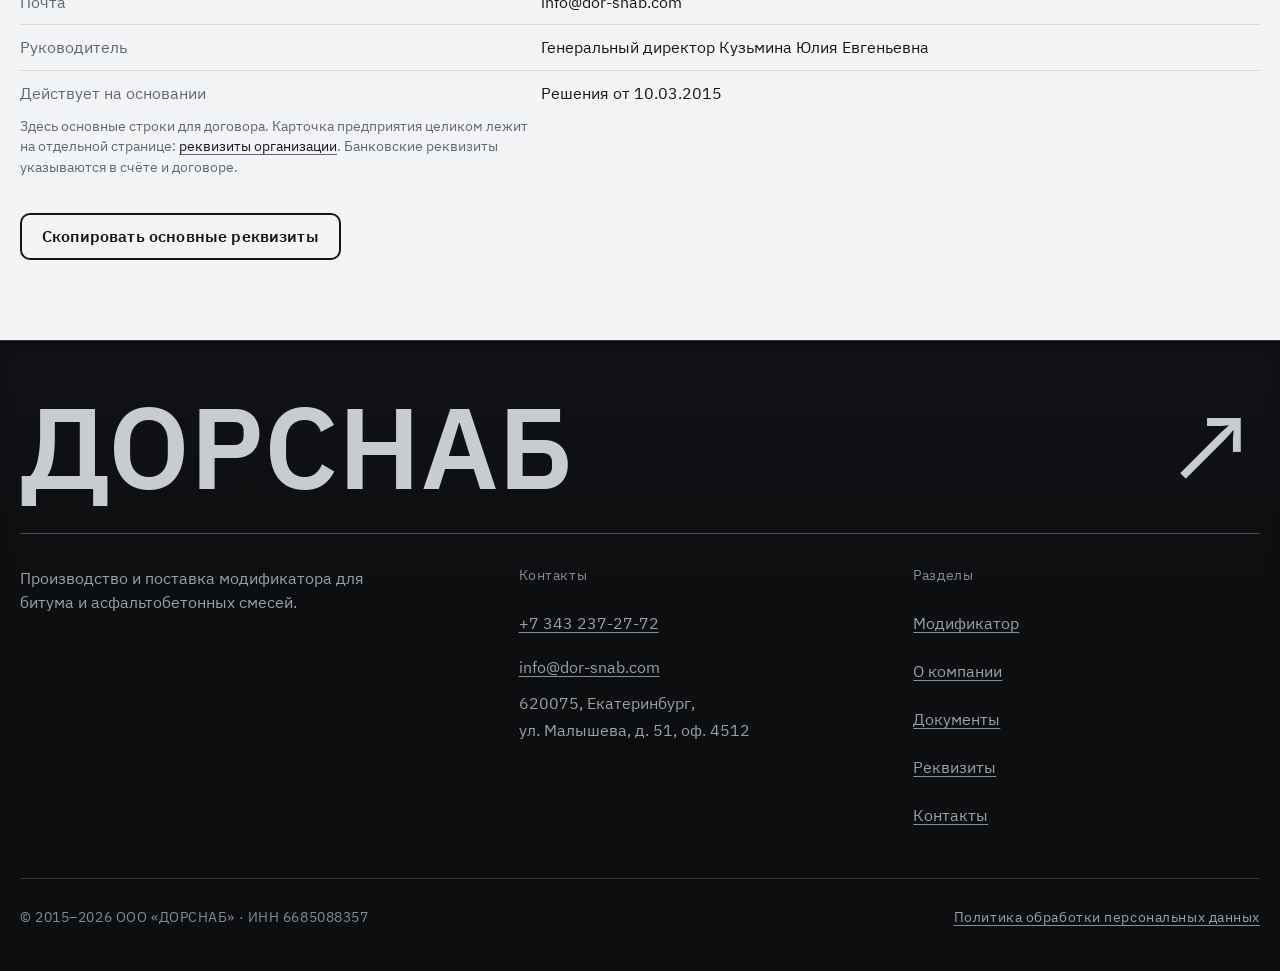
<file: kontakty.html>
<!DOCTYPE html>
<html lang="ru">
<head>
<meta charset="utf-8">
<meta name="viewport" content="width=device-width, initial-scale=1">
<title>Контакты ДОРСНАБ: запрос поставки модификатора</title>
<meta name="description" content="Связаться с ООО «ДОРСНАБ»: запрос поставки модификатора, телефон, почта, адрес и реквизиты организации.">
<link rel="canonical" href="https://markmateriaai-crypto.github.io/dorsnab-preview/kontakty.html">
<!-- ВРЕМЕННО: снять noindex при переезде на боевой домен dor-snab.com -->
<meta name="robots" content="noindex, nofollow">
<meta property="og:title" content="Контакты ДОРСНАБ: запрос поставки модификатора">
<meta property="og:description" content="Связаться с ООО «ДОРСНАБ»: запрос поставки модификатора, телефон, почта, адрес и реквизиты организации.">
<meta property="og:type" content="website">
<meta property="og:url" content="https://markmateriaai-crypto.github.io/dorsnab-preview/kontakty.html">
<meta property="og:locale" content="ru_RU">
<meta property="og:image" content="https://markmateriaai-crypto.github.io/dorsnab-preview/assets/img/yulia-facing-1536.jpg">
<meta property="og:image:alt" content="ДОРСНАБ: модификатор из шин. Художественная иллюстрация.">
<link rel="icon" href="data:image/svg+xml,%3Csvg%20xmlns='http://www.w3.org/2000/svg'%20viewBox='-2.1%20-8.6%2053%2053'%3E%3Crect%20x='-2.1'%20y='-8.6'%20width='53'%20height='53'%20fill='%230d0e10'/%3E%3Cpath%20fill='%23edeef0'%20fill-rule='evenodd'%20d='M0%2033.2C0%2015%2010.8%202.6%2024.4%202.6S48.8%2015%2048.8%2033.2H36.9L31%208.9c-.5-2.2-2.9-3.9-6.6-3.9s-6%201.7-6.6%203.9L11.9%2033.2H0Zm16.6%200%201.7-7h12.2l1.7%207H16.6Zm2.7-11.1%201.6-6.5h7l1.6%206.5h-10.2Z'/%3E%3C/svg%3E">
<link rel="preload" href="assets/fonts/ibm-plex-sans-400-cyrillic.woff2" as="font" type="font/woff2" crossorigin>
<link rel="preload" href="assets/fonts/ibm-plex-sans-400-latin1.woff2" as="font" type="font/woff2" crossorigin>
<link rel="preload" href="assets/fonts/ibm-plex-sans-600-cyrillic.woff2" as="font" type="font/woff2" crossorigin>
<link rel="preload" href="assets/fonts/ibm-plex-sans-600-latin1.woff2" as="font" type="font/woff2" crossorigin>
<link rel="stylesheet" href="assets/css/style.css?v=20260917-modifier">
<link rel="stylesheet" href="assets/css/character.css?v=20260917-modifier">
<link rel="stylesheet" href="assets/css/usability.css?v=20260917-modifier">
<link rel="stylesheet" href="assets/css/depth.css?v=20260917-modifier">
<script>document.documentElement.className+=' js';setTimeout(function(){if(!window.__dorsnabZhiv){var e=document.documentElement;e.className=e.className.replace(' js','')}},1800)</script>
<link rel="stylesheet" href="assets/css/modifier.css?v=20260918-design"><script type="application/ld+json">{"@context":"https://schema.org","@type":"BreadcrumbList","itemListElement":[{"@type":"ListItem","position":1,"name":"Главная","item":"https://markmateriaai-crypto.github.io/dorsnab-preview/"},{"@type":"ListItem","position":2,"name":"Контакты","item":"https://markmateriaai-crypto.github.io/dorsnab-preview/kontakty.html"}]}</script></head>
<body>

<a class="skip" href="#main">К содержимому</a>

<header class="top">
  <div class="wrap top-in">
    <a class="brand" href="index.html">
      <svg viewbox="0 0 52 34" width="52" height="34" aria-hidden="true" fill="currentColor" fill-rule="evenodd">
        <path d="M0 33.2C0 15 10.8 2.6 24.4 2.6S48.8 15 48.8 33.2H36.9L31 8.9c-.5-2.2-2.9-3.9-6.6-3.9s-6 1.7-6.6 3.9L11.9 33.2H0Zm16.6 0 1.7-7h12.2l1.7 7H16.6Zm2.7-11.1 1.6-6.5h7l1.6 6.5h-10.2Z"></path>
      </svg>
      <span class="brand-text">
        <span class="brand-name">ДОРСНАБ</span>
        <span class="brand-sub">модификатор из шин</span>
      </span>
    </a>

    <nav class="nav" id="nav" aria-label="Основная навигация">
      <a href="index.html">Главная</a>
      <a href="produkciya.html">Модификатор</a>
      <a href="o-konsorciume.html">О компании</a>
      <a href="dokumenty.html">Документы</a>
      <a href="kontakty.html">Контакты</a>
    </nav>

    <a class="top-phone" href="tel:+73432372772" aria-label="Позвонить: +7 343 237-27-72"><svg class="top-phone-i" width="18" height="18" viewbox="0 0 24 24" fill="none" stroke="currentColor" stroke-width="2" stroke-linecap="round" stroke-linejoin="round" aria-hidden="true"><path d="M22 16.9v3a2 2 0 0 1-2.2 2 19.8 19.8 0 0 1-8.6-3.1 19.5 19.5 0 0 1-6-6A19.8 19.8 0 0 1 2.1 4.2 2 2 0 0 1 4.1 2h3a2 2 0 0 1 2 1.7c.1.9.4 1.8.7 2.7a2 2 0 0 1-.5 2.1L8.1 9.9a16 16 0 0 0 6 6l1.4-1.2a2 2 0 0 1 2.1-.5c.9.3 1.8.6 2.7.7a2 2 0 0 1 1.7 2Z"></path></svg><span class="top-phone-t">+7 343 237-27-72</span></a>

    <button class="burger" type="button" id="burger" aria-label="Меню" aria-expanded="false" aria-controls="nav"><span></span></button>

    <a class="btn btn-pink top-cta" href="#zapros" data-istochnik="шапка">Запросить расчёт</a>
  </div>
</header>

<main id="main" tabindex="-1">

<section class="page-head page-head--split">
  <div class="wrap">
    <nav class="crumbs" aria-label="Хлебные крошки">
      <a href="index.html">Главная</a><span>/</span><span>Контакты</span>
    </nav>
    <h1>Связаться с ДОРСНАБ</h1>
    <p>
      Екатеринбург, улица Малышева, 51, офис 4512. Два городских номера, почта
      и основные реквизиты организации для договора.
    </p>
  </div>
</section>

<section class="section">
  <div class="wrap">

    <div class="sec-head rise">
      <span class="sec-num">01</span>
      <h2 class="sec-title sec-title--lined">Связь напрямую <span class="brk">ИНН 6685088357</span></h2>
      <p class="sec-lead">
        Телефон офиса и телефон управления сбыта. Почтовый ящик один
        на оба направления.
      </p>
    </div>

    <div class="contact-grid rise">
      <div class="contact-cell">
        <span class="k">Телефон офиса</span>
        <a class="v" href="tel:+73432372772">+7 343 237-27-72</a>
      </div>
      <div class="contact-cell">
        <span class="k">Управление сбыта</span>
        <a class="v" href="tel:+73433614261">+7 343 361-42-61</a>
      </div>
      <div class="contact-cell">
        <span class="k">Почта</span>
        <a class="v" href="mailto:info@dor-snab.com">info@dor-snab.com</a>
      </div>
      <div class="contact-cell">
        <span class="k">Адрес</span>
        <span class="v">620075, Екатеринбург,<br>ул. Малышева, д. 51, оф. 4512</span>
      </div>
    </div>

    <p class="sec-note rise">Проверяйте реквизиты организации</p>

    <div class="split rise">
      <div>
        <div class="sec-head">
          <span class="sec-num">02</span>
          <h2 class="sec-title sec-title--lined">Адрес и проезд</h2>
        </div>

        <div class="prose" style="max-width:none">
          <p>
            Офис 4512 в бизнес-центре на улице Малышева, 51, в центре Екатеринбурга.
            Юридический адрес отличается номером офиса, для договора нужен именно он.
          </p>
        </div>

        <div class="props">
          <div class="prop">
            <span class="prop-name">Фактический адрес, куда приезжать</span>
            <span class="prop-val">оф. 4512</span>
          </div>
          <div class="prop">
            <span class="prop-name">Юридический адрес для договора</span>
            <span class="prop-val">оф. 4511</span>
          </div>
          <div class="prop">
            <span class="prop-name">Почтовый индекс</span>
            <span class="prop-val">620075</span>
          </div>
        </div>

        <a class="btn btn-ghost" style="margin-top:var(--s-5)" target="_blank" rel="noopener" href="https://yandex.ru/maps/?text=%D0%95%D0%BA%D0%B0%D1%82%D0%B5%D1%80%D0%B8%D0%BD%D0%B1%D1%83%D1%80%D0%B3%2C%20%D1%83%D0%BB%D0%B8%D1%86%D0%B0%20%D0%9C%D0%B0%D0%BB%D1%8B%D1%88%D0%B5%D0%B2%D0%B0%2C%2051">Открыть на карте<span class="vh"> (откроется в новой вкладке)</span></a>
      </div>

      <div>
        <aside class="card" aria-labelledby="a-zapros">
          <h3 id="a-zapros">Запрос расчёта</h3>
          <div class="prose">
            <p>Укажите тип смеси и нужный объём модификатора. Обсудим условия поставки.</p>
          </div>
          <a class="btn btn-pink" href="#zapros">Запросить расчёт</a>
        </aside>

        <aside class="card" aria-labelledby="a-dokumenty">
          <h3 id="a-dokumenty">Документы</h3>
          <div class="prose">
            <p>
              Презентация, письмо по ТР ТС 014/2011 и сертификат
              наноиндустрии, срок действия которого истёк 17.12.2018,
              скачиваются без запроса.
            </p>
          </div>
          <a class="btn-line" href="dokumenty.html">Открыть документы <span class="arw">→</span></a>
        </aside>
      </div>
    </div>

  </div>
</section>

<hr class="shov">

<section class="section alt shov-above">
  <div class="wrap">
    <div class="sec-head sec-head--split rise">
      <span class="sec-num sec-num--big">03</span>
      <h2 class="sec-title">Запросить расчёт</h2>
      <p class="sec-lead">
        Четыре строки в письме или в форме, после которых расчёт делается
        без второго круга уточнений.
      </p>
    </div>

    <div class="list-rows rise">
      <div class="list-row">
        <span class="list-num">01</span>
        <span class="list-key">Объект и участок</span>
        <span class="list-val">где ведутся работы, тип конструкции дорожной одежды</span>
      </div>
      <div class="list-row">
        <span class="list-num">02</span>
        <span class="list-key">Тип смеси</span>
        <span class="list-val">А, Б или ЩМА, если он уже задан проектом</span>
      </div>
      <div class="list-row">
        <span class="list-num">03</span>
        <span class="list-key">Объём и срок</span>
        <span class="list-val">сколько материала и к какой дате нужна поставка</span>
      </div>
      <div class="list-row">
        <span class="list-num">04</span>
        <span class="list-key">Контакт для ответа</span>
        <span class="list-val">организация, телефон или почта</span>
      </div>
    </div>

    <form id="zapros" class="form-uzkaya rise js-zayavka" action="otpravit.php" method="post" novalidate>
      <div class="form-err" id="k-form-err" role="alert" tabindex="-1"></div>
      <p class="req-note">Звёздочкой отмечены поля, без которых не получится ответить.</p>

      <div class="f-row">
        <div class="field">
          <label for="k-name">Имя <span class="req" aria-hidden="true">*</span></label>
          <input id="k-name" name="name" type="text" autocomplete="name" required aria-describedby="k-name-err">
          <p class="field-err" id="k-name-err" hidden></p>
        </div>
        <div class="field">
          <label for="k-phone">Телефон <span class="req" aria-hidden="true">*</span></label>
          <input id="k-phone" name="phone" type="tel" inputmode="tel" autocomplete="tel" required aria-describedby="k-phone-err">
          <p class="field-err" id="k-phone-err" hidden></p>
        </div>
      </div>

      <div class="f-row">
        <div class="field">
          <label for="k-org">Организация</label>
          <input id="k-org" name="org" type="text" autocomplete="organization">
        </div>
        <div class="field">
          <label for="k-mail">Почта</label>
          <input id="k-mail" name="email" type="email" inputmode="email" autocomplete="email" aria-describedby="k-mail-err">
          <p class="field-err" id="k-mail-err" hidden></p>
        </div>
      </div>

      <div class="field">
        <label for="k-task">Запрос по модификатору</label>
        <textarea id="k-task" name="task" aria-describedby="k-task-hint" placeholder="Тип смеси, объём модификатора, место поставки и желаемая дата"></textarea>
        <p class="field-hint" id="k-task-hint">Укажите тип смеси и рецептуру, если они известны. Если данных пока нет, опишите задачу.</p>
      </div>

      <input type="hidden" name="istochnik" value="контакты">

      <div class="trap" aria-hidden="true"><label for="k-ref2">Не заполняйте это поле</label><input id="k-ref2" name="ref_kod_2" type="text" tabindex="-1" autocomplete="off"></div>

      <div class="consent">
        <input type="checkbox" id="k-consent" name="consent" value="1" required aria-describedby="k-consent-err">
        <span><label for="k-consent">Даю согласие ООО «ДОРСНАБ» (ИНН 6685088357)
          на обработку моих персональных данных для ответа на заявку</label>,
          на условиях <a href="politika.html">политики обработки персональных данных</a>.
          <span class="field-err" id="k-consent-err" hidden></span></span>
      </div>

      <p class="field-hint">Предпросмотр: можно проверить заполнение формы. Заявки с этого адреса не отправляются.</p>
<button class="btn btn-pink" type="submit" disabled>Отправить запрос</button>
      <div class="form-msg" id="k-form-msg" role="status" aria-live="polite"></div>
    </form>

  </div>
</section>

<section class="paper-band">
  <div class="wrap">
    <p class="eyebrow">Для договора</p>
    <h2>Реквизиты организации</h2>

    <table class="req-table" id="req-table" role="table" aria-label="Реквизиты организации">
      <tr role="row"><th role="rowheader">Полное наименование</th><td role="cell">Общество с ограниченной ответственностью «ДОРСНАБ»</td></tr>
      <tr role="row"><th role="rowheader">Краткое наименование</th><td role="cell">ООО «ДОРСНАБ»</td></tr>
      <tr role="row"><th role="rowheader">Наименование на английском</th><td role="cell">«DORSNAB» Limited Liability Company</td></tr>
      <tr role="row"><th role="rowheader">Юридический адрес</th><td role="cell">620075, г. Екатеринбург, ул. Малышева, д. 51, оф. 4511</td></tr>
      <tr role="row"><th role="rowheader">Фактический адрес</th><td role="cell">620075, г. Екатеринбург, ул. Малышева, д. 51, оф. 4512</td></tr>
      <tr role="row"><th role="rowheader">ИНН / КПП</th><td class="mono" role="cell">6685088357 / 668501001</td></tr>
      <tr role="row"><th role="rowheader">ОГРН</th><td class="mono" role="cell">1156658006075</td></tr>
      <tr role="row"><th role="rowheader">Телефон</th><td class="mono" role="cell">+7 343 237-27-72</td></tr>
      <tr role="row"><th role="rowheader">Почта</th><td class="mono" role="cell">info@dor-snab.com</td></tr>
      <tr role="row"><th role="rowheader">Руководитель</th><td role="cell">Генеральный директор Кузьмина Юлия Евгеньевна</td></tr>
      <tr role="row"><th role="rowheader">Действует на основании</th><td role="cell">Решения от 10.03.2015</td></tr>
    </table>

    <p class="paper-note" style="margin-top:0">
      Здесь основные строки для договора. Карточка предприятия целиком лежит
      на отдельной странице: <a href="rekvizity.html">реквизиты организации</a>.
      Банковские реквизиты указываются в счёте и договоре.
    </p>
    <button class="btn" type="button" id="copy-req">Скопировать основные реквизиты</button>
    <p class="paper-note" id="copy-msg" role="status" aria-live="polite"></p>
  </div>
</section>

</main>

<footer class="foot">
  <a class="wrap footer-signature" href="index.html" aria-label="ДОРСНАБ: на главную">ДОРСНАБ<span aria-hidden="true">↗</span></a>
  <div class="wrap">
    <div class="foot-grid">
      <div>
        <p>Производство и поставка модификатора для битума и асфальтобетонных смесей.</p>
      </div>

      <div>
        <h3>Контакты</h3>
        <address class="foot-contact">
          <a href="tel:+73432372772">+7 343 237-27-72</a>
          <a href="mailto:info@dor-snab.com">info@dor-snab.com</a>
          620075, Екатеринбург,<br>
          ул. Малышева, д. 51, оф. 4512
        </address>
      </div>

      <div>
        <h3>Разделы</h3>
        <ul>
          <li><a href="produkciya.html">Модификатор</a></li>
          <li><a href="o-konsorciume.html">О компании</a></li>
          <li><a href="dokumenty.html">Документы</a></li>
          <li><a href="rekvizity.html">Реквизиты</a></li>
          <li><a href="kontakty.html">Контакты</a></li>
        </ul>
      </div>
    </div>

    <div class="foot-bottom">
      <span>© 2015–2026 ООО «ДОРСНАБ» · ИНН 6685088357</span>
      <a href="politika.html">Политика обработки персональных данных</a>
    </div>
  </div>
</footer>

<script src="assets/js/main.js?v=20260917-modifier"></script>
<script src="assets/js/usability.js?v=20260917-modifier"></script>
</body>
</html>
</file>
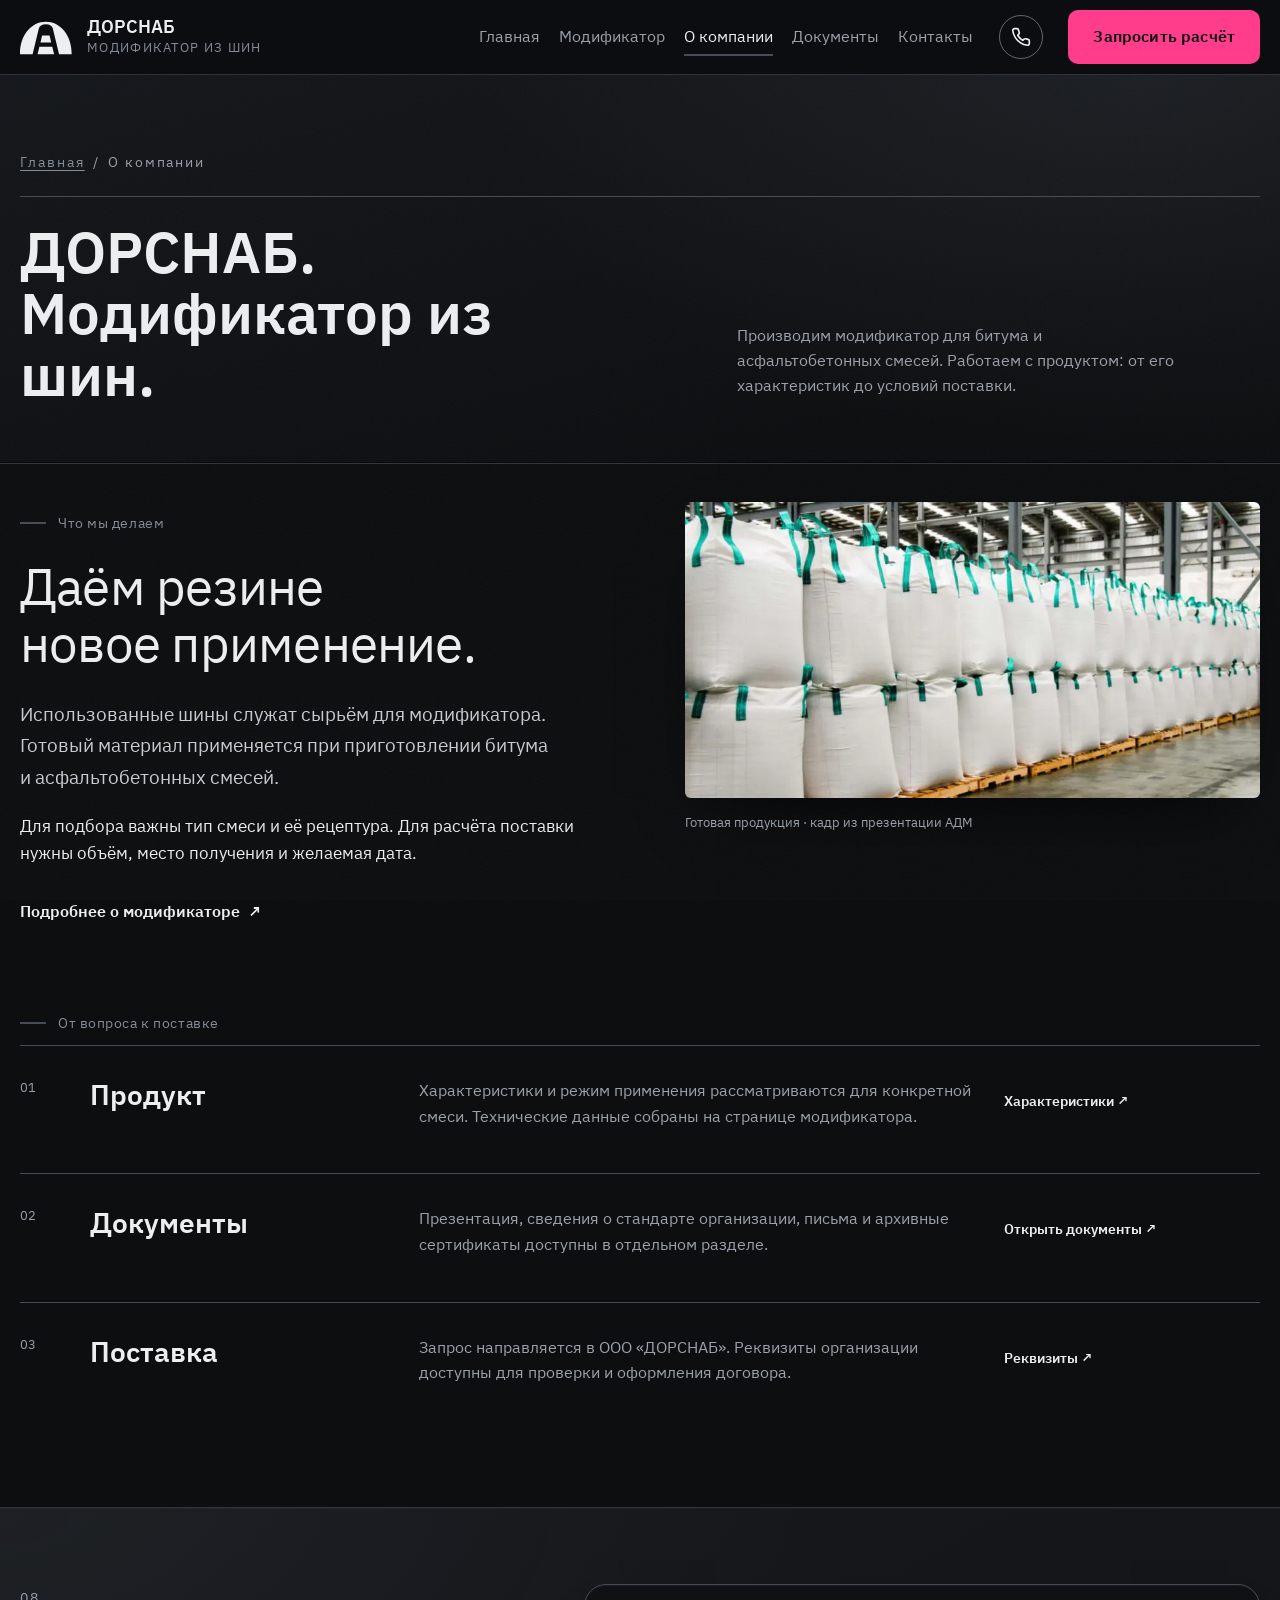
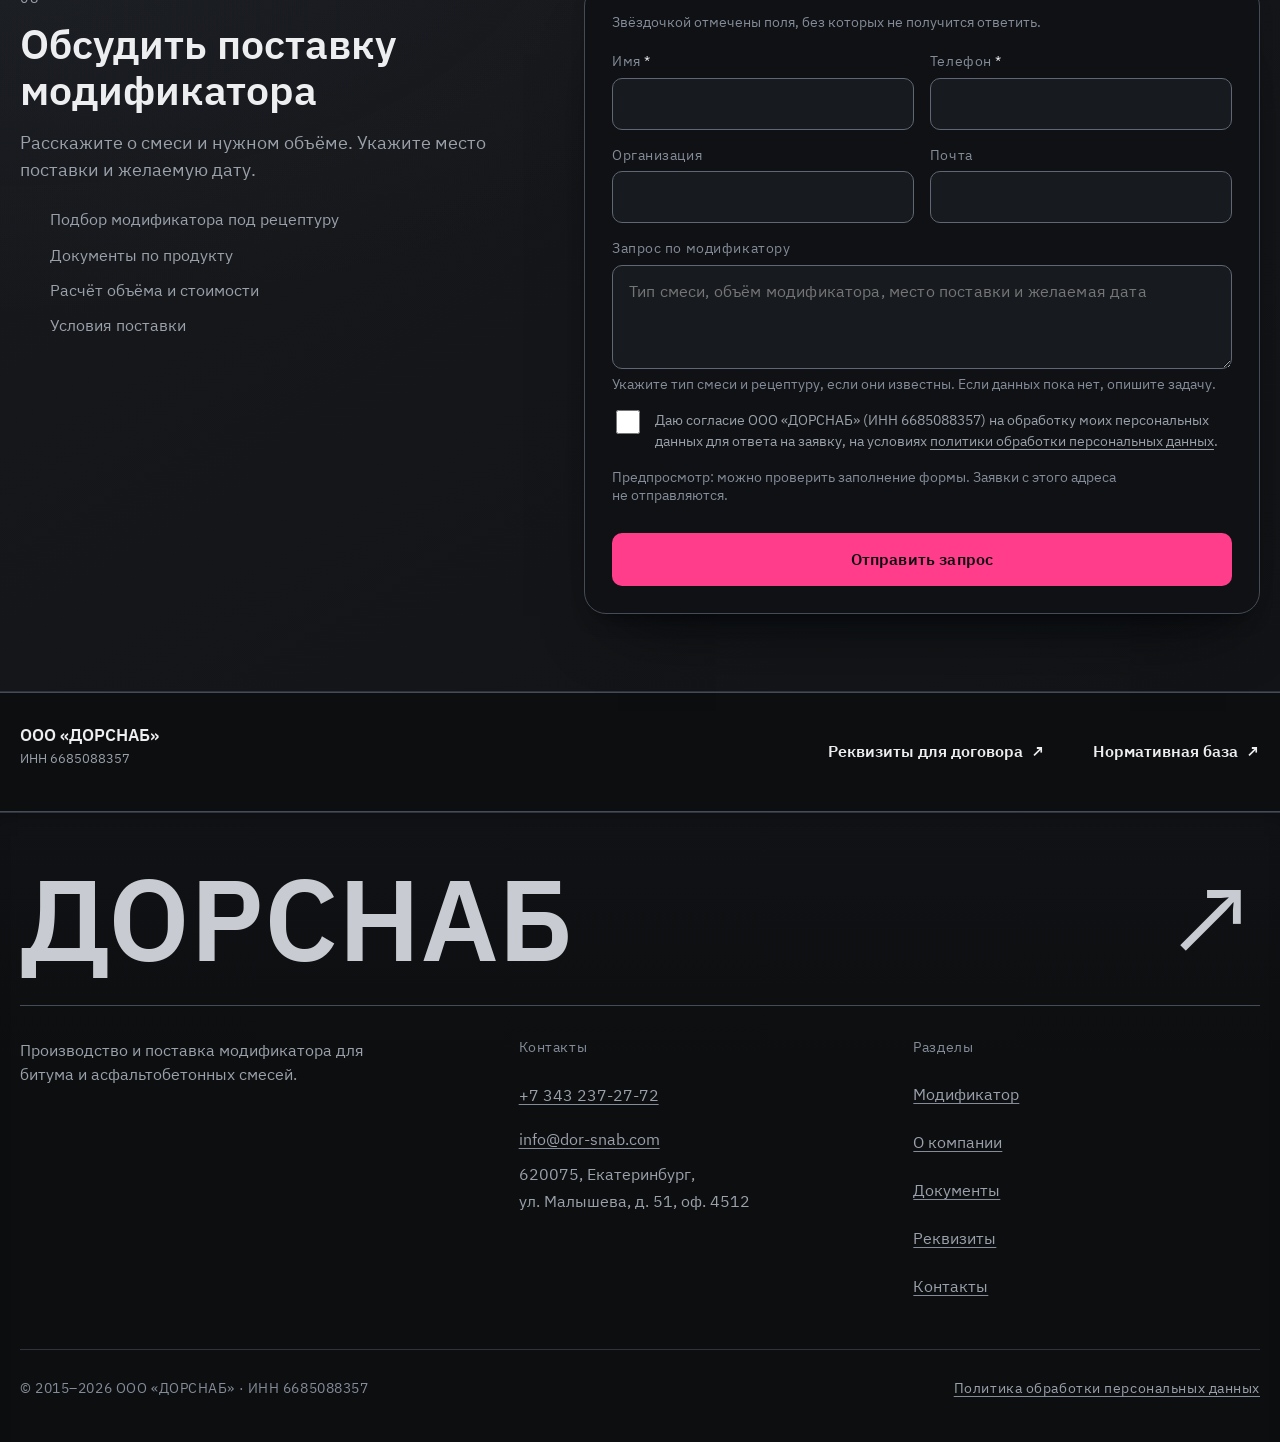
<file: o-konsorciume.html>
<!DOCTYPE html>
<html lang="ru">
<head>
<meta charset="utf-8">
<meta name="viewport" content="width=device-width, initial-scale=1">
<title>О компании ДОРСНАБ: производство модификатора из шин</title>
<meta name="description" content="ДОРСНАБ производит модификатор из использованных шин для битума и асфальтобетонных смесей. Информация о продукте и поставке.">
<!-- ВРЕМЕННО: снять noindex при переезде на боевой домен dor-snab.com -->
<meta name="robots" content="noindex, nofollow">
<link rel="canonical" href="https://markmateriaai-crypto.github.io/dorsnab-preview/o-konsorciume.html">
<meta property="og:title" content="О компании ДОРСНАБ: производство модификатора из шин">
<meta property="og:description" content="ДОРСНАБ производит модификатор из использованных шин для битума и асфальтобетонных смесей. Информация о продукте и поставке.">
<meta property="og:type" content="website">
<meta property="og:locale" content="ru_RU">
<meta property="og:image" content="https://markmateriaai-crypto.github.io/dorsnab-preview/assets/img/yulia-facing-1536.jpg">
<meta property="og:image:alt" content="ДОРСНАБ: модификатор из шин. Художественная иллюстрация.">
<meta property="og:url" content="https://markmateriaai-crypto.github.io/dorsnab-preview/o-konsorciume.html">
<link rel="icon" href="data:image/svg+xml,%3Csvg%20xmlns='http://www.w3.org/2000/svg'%20viewBox='-2.1%20-8.6%2053%2053'%3E%3Crect%20x='-2.1'%20y='-8.6'%20width='53'%20height='53'%20fill='%230d0e10'/%3E%3Cpath%20fill='%23edeef0'%20fill-rule='evenodd'%20d='M0%2033.2C0%2015%2010.8%202.6%2024.4%202.6S48.8%2015%2048.8%2033.2H36.9L31%208.9c-.5-2.2-2.9-3.9-6.6-3.9s-6%201.7-6.6%203.9L11.9%2033.2H0Zm16.6%200%201.7-7h12.2l1.7%207H16.6Zm2.7-11.1%201.6-6.5h7l1.6%206.5h-10.2Z'/%3E%3C/svg%3E">
<link rel="preload" href="assets/fonts/ibm-plex-sans-400-cyrillic.woff2" as="font" type="font/woff2" crossorigin>
<link rel="preload" href="assets/fonts/ibm-plex-sans-400-latin1.woff2" as="font" type="font/woff2" crossorigin>
<link rel="preload" href="assets/fonts/ibm-plex-sans-600-cyrillic.woff2" as="font" type="font/woff2" crossorigin>
<link rel="preload" href="assets/fonts/ibm-plex-sans-600-latin1.woff2" as="font" type="font/woff2" crossorigin>
<link rel="stylesheet" href="assets/css/style.css?v=20260917-modifier">
<link rel="stylesheet" href="assets/css/character.css?v=20260917-modifier">
<link rel="stylesheet" href="assets/css/usability.css?v=20260917-modifier">
<link rel="stylesheet" href="assets/css/depth.css?v=20260917-modifier">
<script>document.documentElement.className+=' js';setTimeout(function(){if(!window.__dorsnabZhiv){var e=document.documentElement;e.className=e.className.replace(' js','')}},1800)</script>
<link rel="stylesheet" href="assets/css/modifier.css?v=20260918-design"><script type="application/ld+json">{"@context":"https://schema.org","@type":"BreadcrumbList","itemListElement":[{"@type":"ListItem","position":1,"name":"Главная","item":"https://markmateriaai-crypto.github.io/dorsnab-preview/"},{"@type":"ListItem","position":2,"name":"О компании","item":"https://markmateriaai-crypto.github.io/dorsnab-preview/o-konsorciume.html"}]}</script></head>
<body>

<a class="skip" href="#main">К содержимому</a>

<header class="top">
  <div class="wrap top-in">
    <a class="brand" href="index.html">
      <svg viewbox="0 0 52 34" width="52" height="34" aria-hidden="true" fill="currentColor" fill-rule="evenodd">
        <path d="M0 33.2C0 15 10.8 2.6 24.4 2.6S48.8 15 48.8 33.2H36.9L31 8.9c-.5-2.2-2.9-3.9-6.6-3.9s-6 1.7-6.6 3.9L11.9 33.2H0Zm16.6 0 1.7-7h12.2l1.7 7H16.6Zm2.7-11.1 1.6-6.5h7l1.6 6.5h-10.2Z"></path>
      </svg>
      <span class="brand-text">
        <span class="brand-name">ДОРСНАБ</span>
        <span class="brand-sub">модификатор из шин</span>
      </span>
    </a>

    <nav class="nav" id="nav" aria-label="Основная навигация">
      <a href="index.html">Главная</a>
      <a href="produkciya.html">Модификатор</a>
      <a href="o-konsorciume.html">О компании</a>
      <a href="dokumenty.html">Документы</a>
      <a href="kontakty.html">Контакты</a>
    </nav>

    <a class="top-phone" href="tel:+73432372772" aria-label="Позвонить: +7 343 237-27-72"><svg class="top-phone-i" width="18" height="18" viewbox="0 0 24 24" fill="none" stroke="currentColor" stroke-width="2" stroke-linecap="round" stroke-linejoin="round" aria-hidden="true"><path d="M22 16.9v3a2 2 0 0 1-2.2 2 19.8 19.8 0 0 1-8.6-3.1 19.5 19.5 0 0 1-6-6A19.8 19.8 0 0 1 2.1 4.2 2 2 0 0 1 4.1 2h3a2 2 0 0 1 2 1.7c.1.9.4 1.8.7 2.7a2 2 0 0 1-.5 2.1L8.1 9.9a16 16 0 0 0 6 6l1.4-1.2a2 2 0 0 1 2.1-.5c.9.3 1.8.6 2.7.7a2 2 0 0 1 1.7 2Z"></path></svg><span class="top-phone-t">+7 343 237-27-72</span></a>

    <button class="burger" type="button" id="burger" aria-label="Меню" aria-expanded="false" aria-controls="nav"><span></span></button>

    <a class="btn btn-pink top-cta" href="#zapros" data-istochnik="шапка">Запросить расчёт</a>
  </div>
</header>

<main id="main" tabindex="-1"><section class="page-head page-head--split">
  <div class="wrap">
    <nav class="crumbs" aria-label="Хлебные крошки"><a href="index.html">Главная</a><span>/</span><span>О компании</span></nav>
    <h1>ДОРСНАБ.<br>Модификатор из шин.</h1>
    <p>Производим модификатор для битума и асфальтобетонных смесей. Работаем с продуктом: от его характеристик до условий поставки.</p>
  </div>
</section>
<section class="section modifier-about">
  <div class="wrap modifier-product-grid">
    <div class="modifier-product-copy">
      <p class="eyebrow">Что мы делаем</p><h2>Даём резине<br>новое применение.</h2>
      <p class="modifier-product-lead">Использованные шины служат сырьём для модификатора. Готовый материал применяется при приготовлении битума и асфальтобетонных смесей.</p>
      <p>Для подбора важны тип смеси и её рецептура. Для расчёта поставки нужны объём, место получения и желаемая дата.</p>
      <p><a class="btn-line" href="produkciya.html">Подробнее о модификаторе <span aria-hidden="true">↗</span></a></p>
    </div>
    <figure class="modifier-stock"><picture><source srcset="assets/img/bigbag-sklad.webp" type="image/webp"><img src="assets/img/bigbag-sklad.jpg" width="1199" height="616" loading="lazy" alt="Готовая продукция АДМ в мягких контейнерах"></source></picture><figcaption>Готовая продукция · кадр из презентации АДМ</figcaption></figure>
  </div>
</section>
<section class="section modifier-about-details" id="principy">
  <div class="wrap">
    <p class="eyebrow">От вопроса к поставке</p>
    <div class="about-detail-row"><span>01</span><h2>Продукт</h2><p>Характеристики и режим применения рассматриваются для конкретной смеси. Технические данные собраны на странице модификатора.</p><a class="btn-line" href="produkciya.html#harakteristiki">Характеристики ↗</a></div>
    <div class="about-detail-row"><span>02</span><h2>Документы</h2><p>Презентация, сведения о стандарте организации, письма и архивные сертификаты доступны в отдельном разделе.</p><a class="btn-line" href="dokumenty.html">Открыть документы ↗</a></div>
    <div class="about-detail-row"><span>03</span><h2>Поставка</h2><p>Запрос направляется в ООО «ДОРСНАБ». Реквизиты организации доступны для проверки и оформления договора.</p><a class="btn-line" href="rekvizity.html">Реквизиты ↗</a></div>
  </div>
</section>
<section class="section request" id="zapros">
  <div class="wrap req-grid">
    <div class="rise">
      <span class="sec-num">08</span>
      <h2 class="sec-title" style="margin-top:.6rem">Обсудить поставку модификатора</h2>
      <p class="sec-lead" style="margin-top:1rem">Расскажите о смеси и нужном объёме. Укажите место поставки и желаемую дату.</p>

      <ul class="req-gets"><li>Подбор модификатора под рецептуру</li><li>Документы по продукту</li><li>Расчёт объёма и стоимости</li><li>Условия поставки</li></ul>
    </div>

    <form id="req-form" class="rise js-zayavka" action="otpravit.php" method="post" novalidate>
      <div class="form-err" id="form-err" role="alert" tabindex="-1"></div>
      <p class="req-note">Звёздочкой отмечены поля, без которых не получится ответить.</p>

      <div class="f-row">
        <div class="field">
          <label for="f-name">Имя <span class="req" aria-hidden="true">*</span></label>
          <input id="f-name" name="name" type="text" autocomplete="name" required aria-describedby="f-name-err">
          <p class="field-err" id="f-name-err" hidden></p>
        </div>
        <div class="field">
          <label for="f-phone">Телефон <span class="req" aria-hidden="true">*</span></label>
          <input id="f-phone" name="phone" type="tel" inputmode="tel" autocomplete="tel" required aria-describedby="f-phone-err">
          <p class="field-err" id="f-phone-err" hidden></p>
        </div>
      </div>

      <div class="f-row">
        <div class="field">
          <label for="f-org">Организация</label>
          <input id="f-org" name="org" type="text" autocomplete="organization">
        </div>
        <div class="field">
          <label for="f-mail">Почта</label>
          <input id="f-mail" name="email" type="email" inputmode="email" autocomplete="email" aria-describedby="f-mail-err">
          <p class="field-err" id="f-mail-err" hidden></p>
        </div>
      </div>

      <div class="field">
        <label for="f-task">Запрос по модификатору</label>
        <textarea id="f-task" name="task" aria-describedby="f-task-hint" placeholder="Тип смеси, объём модификатора, место поставки и желаемая дата"></textarea>
        <p class="field-hint" id="f-task-hint">Укажите тип смеси и рецептуру, если они известны. Если данных пока нет, опишите задачу.</p>
      </div>

      <input type="hidden" name="istochnik" id="f-istochnik" value="о компании">

      <div class="trap" aria-hidden="true"><label for="f-ref2">Не заполняйте это поле</label><input id="f-ref2" name="ref_kod_2" type="text" tabindex="-1" autocomplete="off"></div>

      <div class="consent">
        <input type="checkbox" id="f-consent" name="consent" value="1" required aria-describedby="f-consent-err">
        <span><label for="f-consent">Даю согласие ООО «ДОРСНАБ» (ИНН 6685088357)
          на обработку моих персональных данных для ответа на заявку</label>,
          на условиях <a href="politika.html">политики обработки персональных данных</a>.
          <span class="field-err" id="f-consent-err" hidden></span></span>
      </div>

      <p class="field-hint">Предпросмотр: можно проверить заполнение формы. Заявки с этого адреса не отправляются.</p>
<button class="btn btn-pink" id="req-send" type="submit" disabled>Отправить запрос</button>
      <div class="form-msg" id="form-msg" role="status" aria-live="polite"></div>
    </form>
  </div>
</section>

<aside class="company-strip" aria-label="Данные компании">
  <div class="wrap"><p>ООО «ДОРСНАБ» <span>ИНН 6685088357</span></p><a class="btn-line" href="rekvizity.html">Реквизиты для договора <span aria-hidden="true">↗</span></a><a class="btn-line" href="dokumenty.html">Нормативная база <span aria-hidden="true">↗</span></a></div>
</aside>

</main>

<footer class="foot">
  <a class="wrap footer-signature" href="index.html" aria-label="ДОРСНАБ: на главную">ДОРСНАБ<span aria-hidden="true">↗</span></a>
  <div class="wrap">
    <div class="foot-grid">
      <div>
        <p>Производство и поставка модификатора для битума и асфальтобетонных смесей.</p>
      </div>

      <div>
        <h3>Контакты</h3>
        <address class="foot-contact">
          <a href="tel:+73432372772">+7 343 237-27-72</a>
          <a href="mailto:info@dor-snab.com">info@dor-snab.com</a>
          620075, Екатеринбург,<br>
          ул. Малышева, д. 51, оф. 4512
        </address>
      </div>

      <div>
        <h3>Разделы</h3>
        <ul>
          <li><a href="produkciya.html">Модификатор</a></li>
          <li><a href="o-konsorciume.html">О компании</a></li>
          <li><a href="dokumenty.html">Документы</a></li>
          <li><a href="rekvizity.html">Реквизиты</a></li>
          <li><a href="kontakty.html">Контакты</a></li>
        </ul>
      </div>
    </div>

    <div class="foot-bottom">
      <span>© 2015–2026 ООО «ДОРСНАБ» · ИНН 6685088357</span>
      <a href="politika.html">Политика обработки персональных данных</a>
    </div>
  </div>
</footer>

<script src="assets/js/main.js?v=20260917-modifier"></script>
<script src="assets/js/usability.js?v=20260917-modifier"></script>
</body>
</html>
</file>
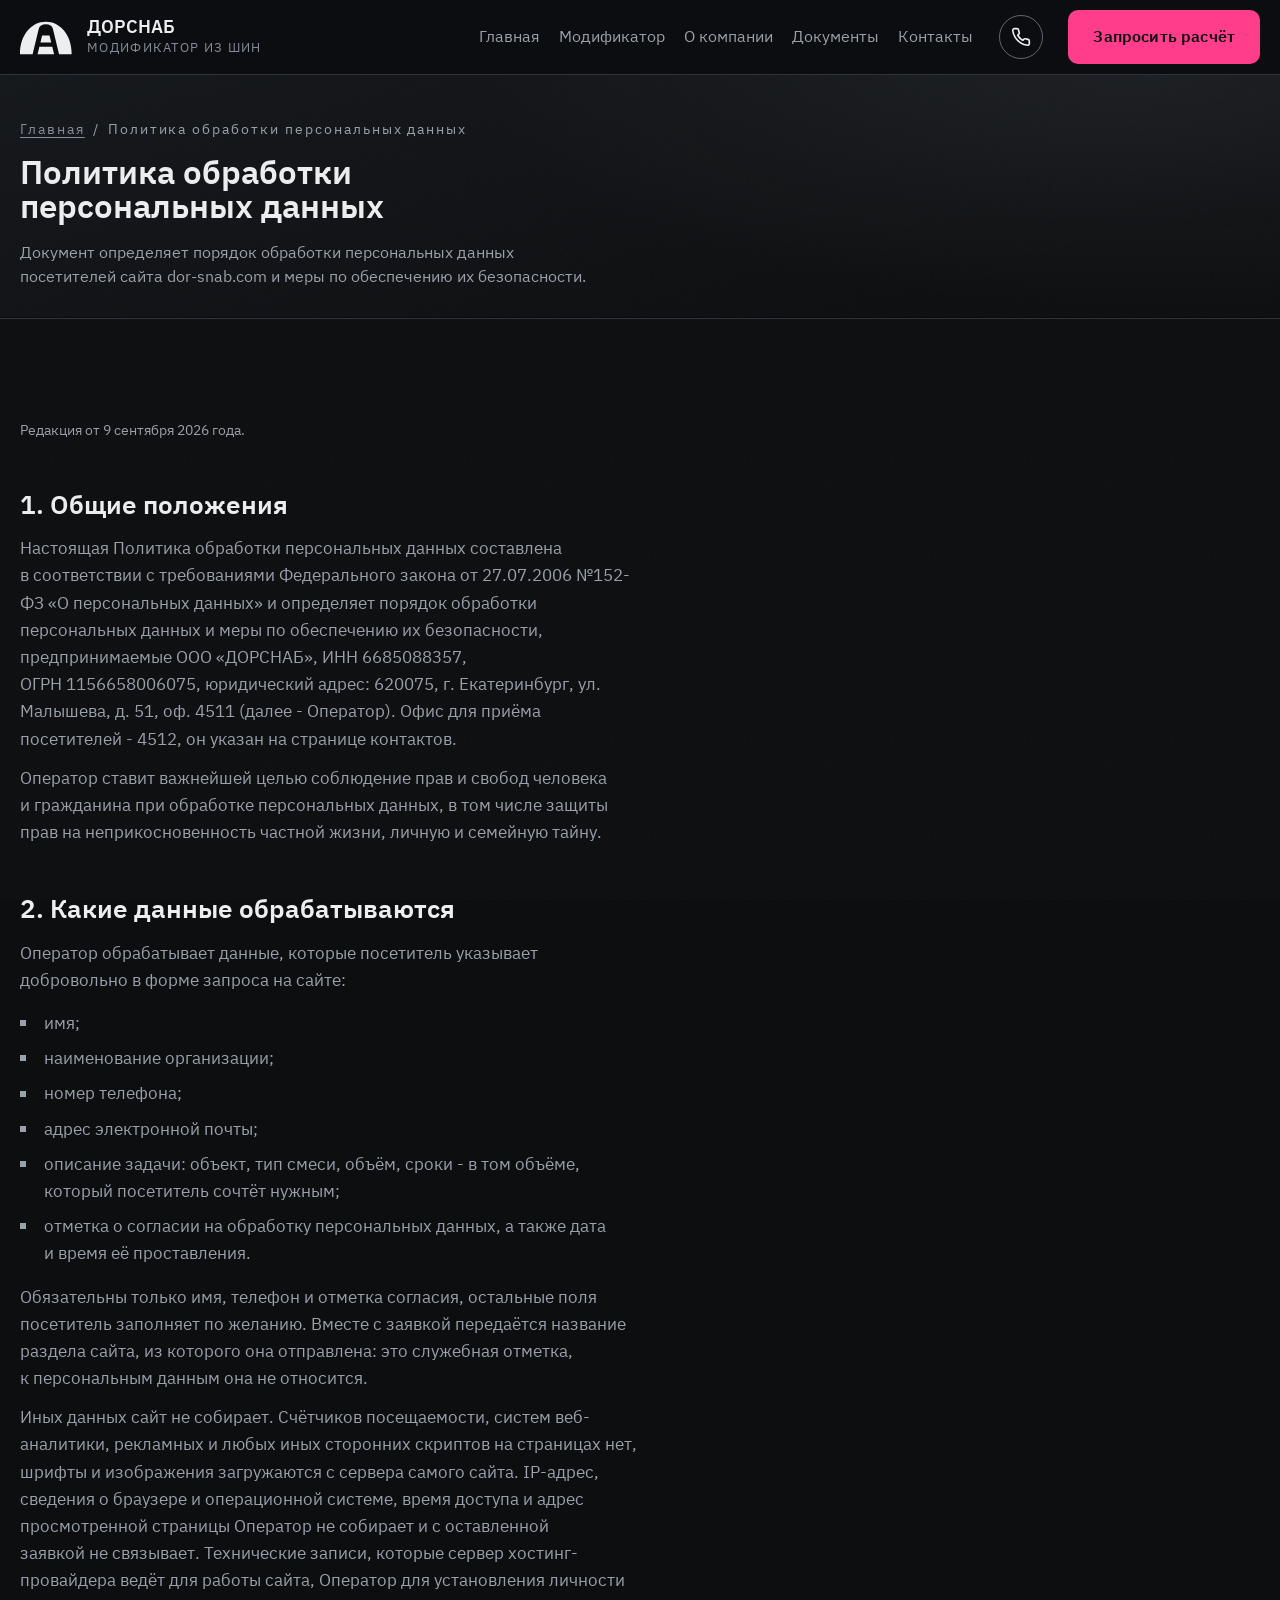
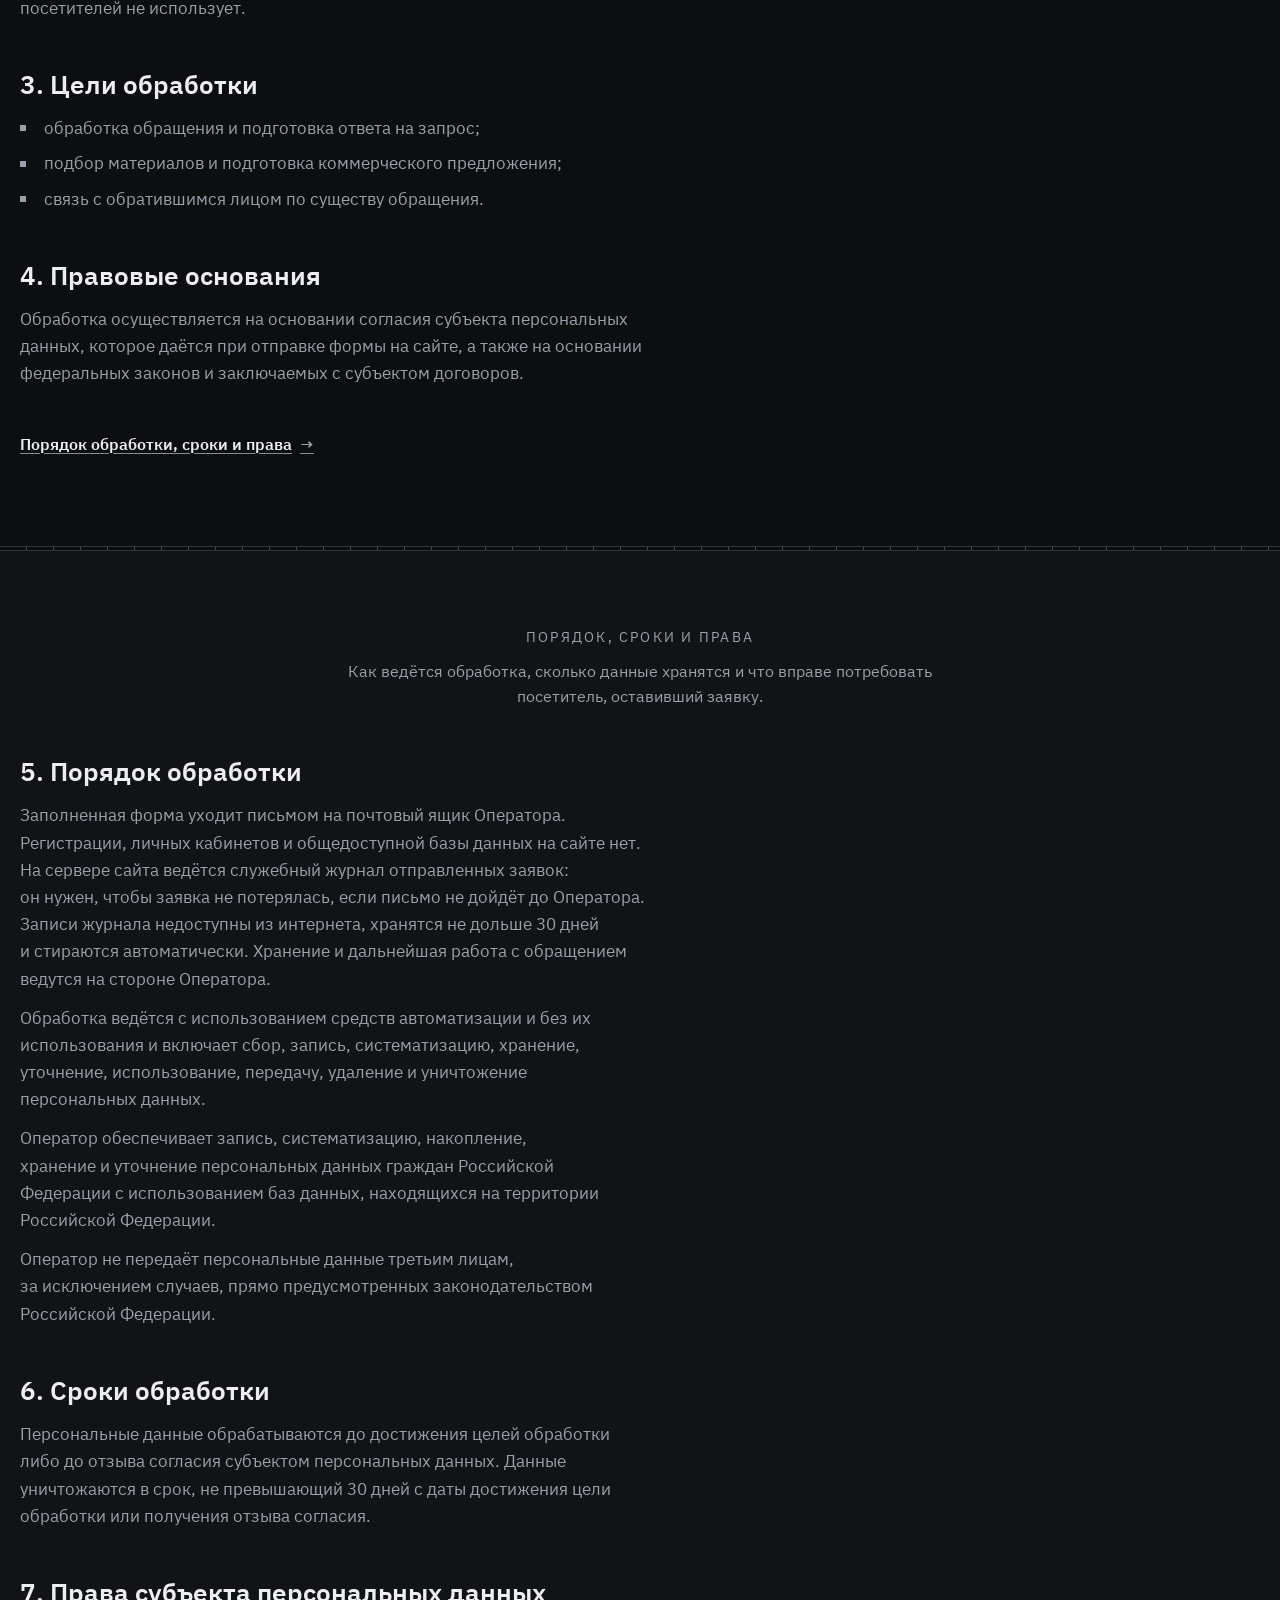
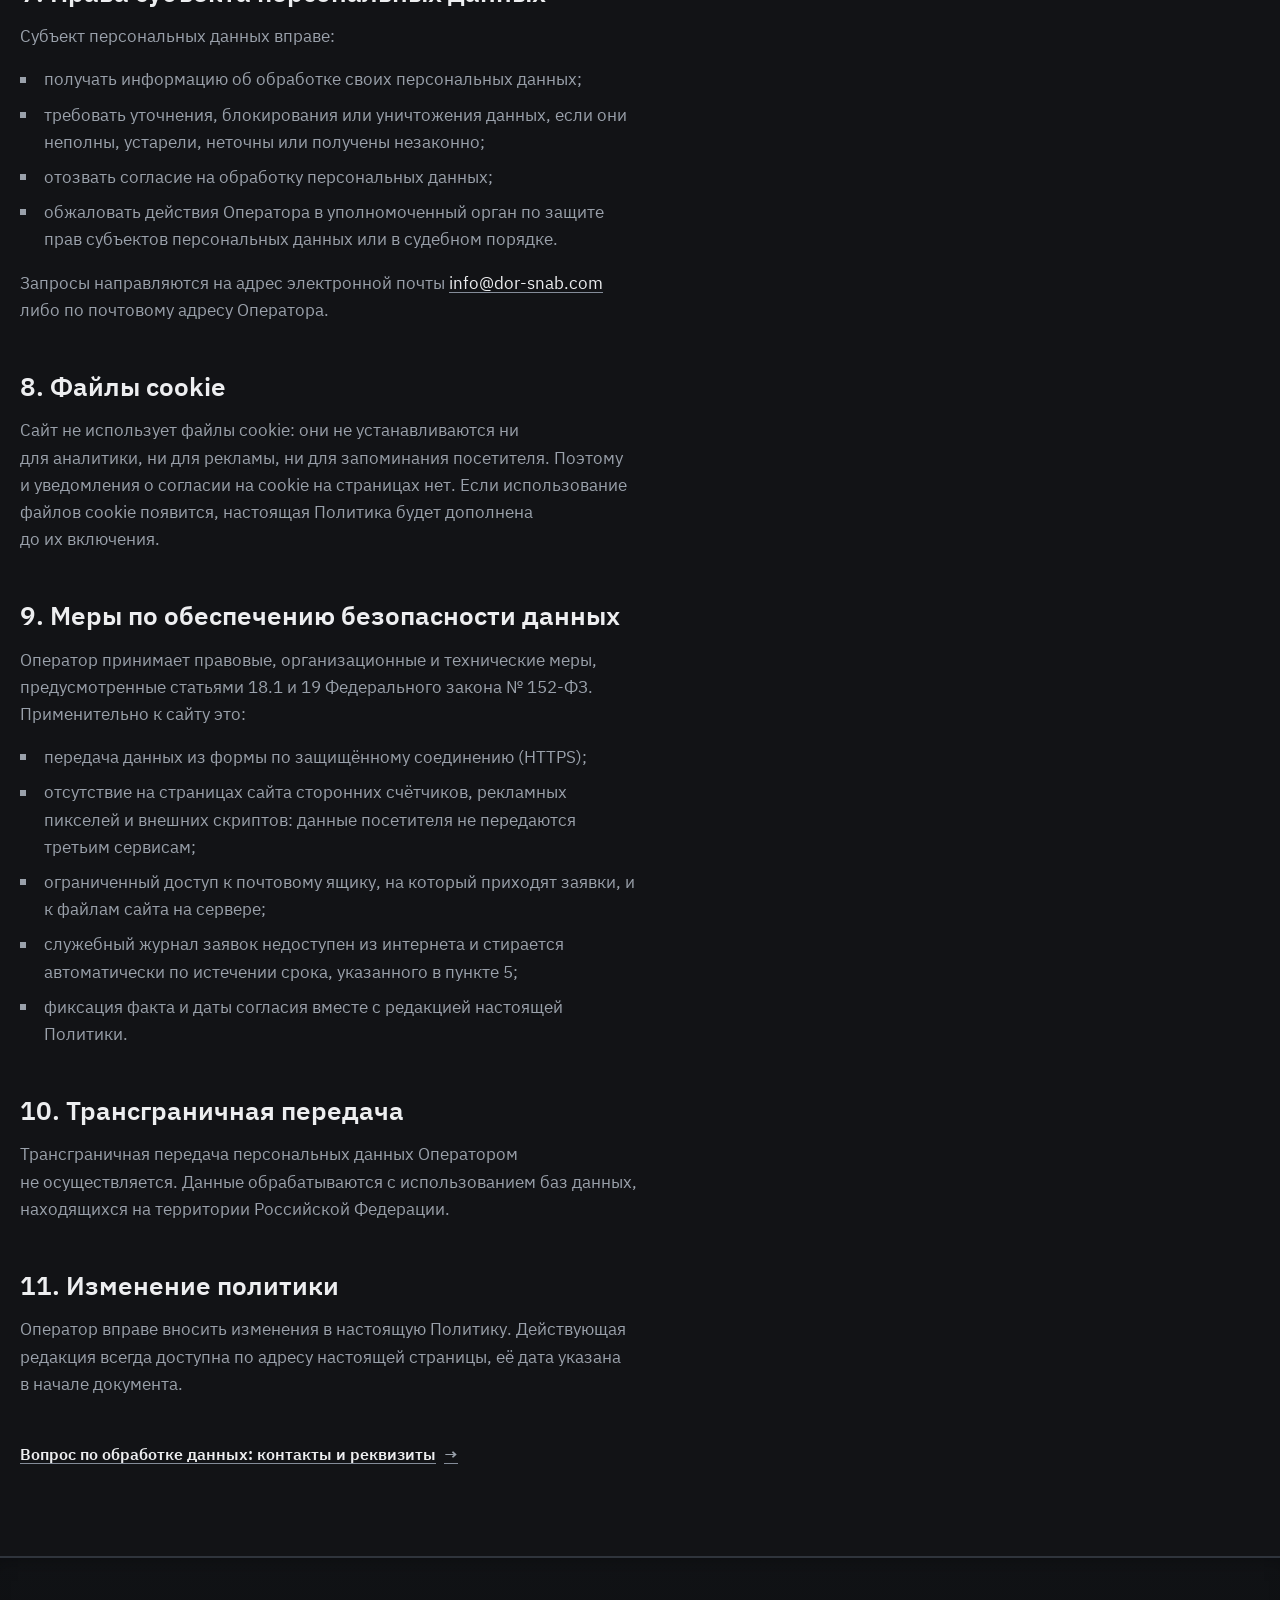
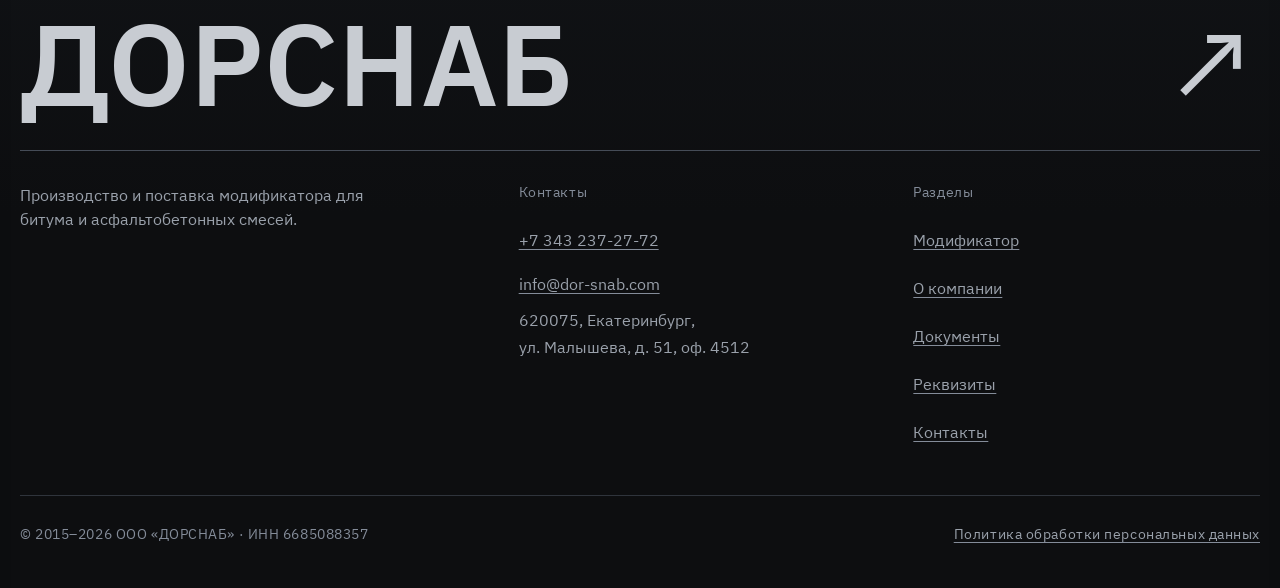
<file: politika.html>
<!DOCTYPE html>
<html lang="ru">
<head>
<meta charset="utf-8">
<meta name="viewport" content="width=device-width, initial-scale=1">
<title>Политика обработки персональных данных | ДОРСНАБ</title>
<meta name="description" content="Политика обработки персональных данных ООО «ДОРСНАБ» в соответствии с Федеральным законом №152-ФЗ.">
<link rel="canonical" href="https://markmateriaai-crypto.github.io/dorsnab-preview/politika.html">
<!-- ВРЕМЕННО: снять noindex при переезде на боевой домен dor-snab.com -->
<meta name="robots" content="noindex, nofollow">
<meta property="og:title" content="Политика обработки персональных данных | ДОРСНАБ">
<meta property="og:description" content="Политика обработки персональных данных ООО «ДОРСНАБ» в соответствии с Федеральным законом №152-ФЗ.">
<meta property="og:type" content="website">
<meta property="og:locale" content="ru_RU">
<meta property="og:image" content="https://markmateriaai-crypto.github.io/dorsnab-preview/assets/img/yulia-facing-1536.jpg">
<meta property="og:image:alt" content="ДОРСНАБ: модификатор из шин. Художественная иллюстрация.">
<link rel="icon" href="data:image/svg+xml,%3Csvg%20xmlns='http://www.w3.org/2000/svg'%20viewBox='-2.1%20-8.6%2053%2053'%3E%3Crect%20x='-2.1'%20y='-8.6'%20width='53'%20height='53'%20fill='%230d0e10'/%3E%3Cpath%20fill='%23edeef0'%20fill-rule='evenodd'%20d='M0%2033.2C0%2015%2010.8%202.6%2024.4%202.6S48.8%2015%2048.8%2033.2H36.9L31%208.9c-.5-2.2-2.9-3.9-6.6-3.9s-6%201.7-6.6%203.9L11.9%2033.2H0Zm16.6%200%201.7-7h12.2l1.7%207H16.6Zm2.7-11.1%201.6-6.5h7l1.6%206.5h-10.2Z'/%3E%3C/svg%3E">
<link rel="preload" href="assets/fonts/ibm-plex-sans-400-cyrillic.woff2" as="font" type="font/woff2" crossorigin>
<link rel="preload" href="assets/fonts/ibm-plex-sans-400-latin1.woff2" as="font" type="font/woff2" crossorigin>
<link rel="preload" href="assets/fonts/ibm-plex-sans-600-cyrillic.woff2" as="font" type="font/woff2" crossorigin>
<link rel="preload" href="assets/fonts/ibm-plex-sans-600-latin1.woff2" as="font" type="font/woff2" crossorigin>
<link rel="stylesheet" href="assets/css/style.css?v=20260917-modifier">
<link rel="stylesheet" href="assets/css/character.css?v=20260917-modifier">
<link rel="stylesheet" href="assets/css/usability.css?v=20260917-modifier">
<link rel="stylesheet" href="assets/css/depth.css?v=20260917-modifier">
<script>document.documentElement.className+=' js';setTimeout(function(){if(!window.__dorsnabZhiv){var e=document.documentElement;e.className=e.className.replace(' js','')}},1800)</script>
<link rel="stylesheet" href="assets/css/modifier.css?v=20260918-design"><script type="application/ld+json">{"@context":"https://schema.org","@type":"BreadcrumbList","itemListElement":[{"@type":"ListItem","position":1,"name":"Главная","item":"https://markmateriaai-crypto.github.io/dorsnab-preview/"},{"@type":"ListItem","position":2,"name":"Политика обработки персональных данных","item":"https://markmateriaai-crypto.github.io/dorsnab-preview/politika.html"}]}</script></head>
<body>

<a class="skip" href="#main">К содержимому</a>

<header class="top">
  <div class="wrap top-in">
    <a class="brand" href="index.html">
      <svg viewbox="0 0 52 34" width="52" height="34" aria-hidden="true" fill="currentColor" fill-rule="evenodd">
        <path d="M0 33.2C0 15 10.8 2.6 24.4 2.6S48.8 15 48.8 33.2H36.9L31 8.9c-.5-2.2-2.9-3.9-6.6-3.9s-6 1.7-6.6 3.9L11.9 33.2H0Zm16.6 0 1.7-7h12.2l1.7 7H16.6Zm2.7-11.1 1.6-6.5h7l1.6 6.5h-10.2Z"></path>
      </svg>
      <span class="brand-text">
        <span class="brand-name">ДОРСНАБ</span>
        <span class="brand-sub">модификатор из шин</span>
      </span>
    </a>

    <nav class="nav" id="nav" aria-label="Основная навигация">
      <a href="index.html">Главная</a>
      <a href="produkciya.html">Модификатор</a>
      <a href="o-konsorciume.html">О компании</a>
      <a href="dokumenty.html">Документы</a>
      <a href="kontakty.html">Контакты</a>
    </nav>

    <a class="top-phone" href="tel:+73432372772" aria-label="Позвонить: +7 343 237-27-72"><svg class="top-phone-i" width="18" height="18" viewbox="0 0 24 24" fill="none" stroke="currentColor" stroke-width="2" stroke-linecap="round" stroke-linejoin="round" aria-hidden="true"><path d="M22 16.9v3a2 2 0 0 1-2.2 2 19.8 19.8 0 0 1-8.6-3.1 19.5 19.5 0 0 1-6-6A19.8 19.8 0 0 1 2.1 4.2 2 2 0 0 1 4.1 2h3a2 2 0 0 1 2 1.7c.1.9.4 1.8.7 2.7a2 2 0 0 1-.5 2.1L8.1 9.9a16 16 0 0 0 6 6l1.4-1.2a2 2 0 0 1 2.1-.5c.9.3 1.8.6 2.7.7a2 2 0 0 1 1.7 2Z"></path></svg><span class="top-phone-t">+7 343 237-27-72</span></a>

    <button class="burger" type="button" id="burger" aria-label="Меню" aria-expanded="false" aria-controls="nav"><span></span></button>

    <a class="btn btn-pink top-cta" href="kontakty.html#zapros" data-istochnik="шапка">Запросить расчёт</a>
  </div>
</header>

<main id="main" tabindex="-1">

<section class="page-head page-head--tight">
  <div class="wrap">
    <nav class="crumbs" aria-label="Хлебные крошки">
      <a href="index.html">Главная</a><span>/</span><span>Политика обработки персональных данных</span>
    </nav>
    <h1>Политика обработки персональных данных</h1>
    <p>Документ определяет порядок обработки персональных данных посетителей сайта dor-snab.com и меры по обеспечению их безопасности.</p>
  </div>
</section>

<section class="section">
  <div class="wrap prose rise">
    <p class="sec-note">Редакция от 9 сентября 2026 года.</p>

    <h2>1. Общие положения</h2>
    <p>
      Настоящая Политика обработки персональных данных составлена в соответствии
      с требованиями Федерального закона от 27.07.2006 №152-ФЗ «О персональных данных»
      и определяет порядок обработки персональных данных и меры по обеспечению
      их безопасности, предпринимаемые ООО «ДОРСНАБ», ИНН 6685088357, ОГРН 1156658006075,
      юридический адрес: 620075, г. Екатеринбург, ул. Малышева, д. 51, оф. 4511
      (далее - Оператор). Офис для приёма посетителей - 4512, он указан
      на странице контактов.
    </p>
    <p>
      Оператор ставит важнейшей целью соблюдение прав и свобод человека и гражданина
      при обработке персональных данных, в том числе защиты прав на неприкосновенность
      частной жизни, личную и семейную тайну.
    </p>

    <h2>2. Какие данные обрабатываются</h2>
    <p>Оператор обрабатывает данные, которые посетитель указывает добровольно в форме запроса на сайте:</p>
    <ul>
      <li>имя;</li>
      <li>наименование организации;</li>
      <li>номер телефона;</li>
      <li>адрес электронной почты;</li>
      <li>описание задачи: объект, тип смеси, объём, сроки - в том объёме, который посетитель сочтёт нужным;</li>
      <li>отметка о согласии на обработку персональных данных, а также дата и время её проставления.</li>
    </ul>
    <p>
      Обязательны только имя, телефон и отметка согласия, остальные поля посетитель
      заполняет по желанию. Вместе с заявкой передаётся название раздела сайта,
      из которого она отправлена: это служебная отметка, к персональным данным
      она не относится.
    </p><p>
      Иных данных сайт не собирает. Счётчиков посещаемости, систем веб-аналитики,
      рекламных и любых иных сторонних скриптов на страницах нет, шрифты
      и изображения загружаются с сервера самого сайта. IP-адрес, сведения
      о браузере и операционной системе, время доступа и адрес просмотренной
      страницы Оператор не собирает и с оставленной заявкой не связывает.
      Технические записи, которые сервер хостинг-провайдера ведёт для работы сайта,
      Оператор для установления личности посетителей не использует.
    </p>

    <h2>3. Цели обработки</h2>
    <ul>
      <li>обработка обращения и подготовка ответа на запрос;</li>
      <li>подбор материалов и подготовка коммерческого предложения;</li>
      <li>связь с обратившимся лицом по существу обращения.</li>
    </ul>

    <h2>4. Правовые основания</h2>
    <p>
      Обработка осуществляется на основании согласия субъекта персональных данных,
      которое даётся при отправке формы на сайте, а также на основании федеральных
      законов и заключаемых с субъектом договоров.
    </p>

    <p class="sec-more">
      <a class="btn-line" href="#poryadok">Порядок обработки, сроки и права <span class="arw" aria-hidden="true">→</span></a>
    </p>
  </div>
</section>

<hr class="shov">

<section class="section alt shov-above" id="poryadok">
  <div class="wrap sec-rubric-head rise">
    <h2 class="sec-rubric">Порядок, сроки и права</h2>
    <p class="sec-lead">Как ведётся обработка, сколько данные хранятся и что вправе
      потребовать посетитель, оставивший заявку.</p>
  </div>
  <div class="wrap prose rise">
    <h2>5. Порядок обработки</h2>
    <p>
      Заполненная форма уходит письмом на почтовый ящик Оператора. Регистрации,
      личных кабинетов и общедоступной базы данных на сайте нет. На сервере сайта
      ведётся служебный журнал отправленных заявок: он нужен, чтобы заявка
      не потерялась, если письмо не дойдёт до Оператора. Записи журнала недоступны
      из интернета, хранятся не дольше 30 дней и стираются автоматически.
      Хранение и дальнейшая работа с обращением ведутся на стороне Оператора.
    </p>
    <p>
      Обработка ведётся с использованием средств автоматизации и без их использования
      и включает сбор, запись, систематизацию, хранение, уточнение, использование,
      передачу, удаление и уничтожение персональных данных.
    </p>
    <p>
      Оператор обеспечивает запись, систематизацию, накопление, хранение и уточнение
      персональных данных граждан Российской Федерации с использованием баз данных,
      находящихся на территории Российской Федерации.
    </p>
    <p>
      Оператор не передаёт персональные данные третьим лицам, за исключением случаев,
      прямо предусмотренных законодательством Российской Федерации.
    </p>

    <h2>6. Сроки обработки</h2>
    <p>
      Персональные данные обрабатываются до достижения целей обработки либо
      до отзыва согласия субъектом персональных данных. Данные уничтожаются
      в срок, не превышающий 30 дней с даты достижения цели обработки
      или получения отзыва согласия.
    </p>

    <h2>7. Права субъекта персональных данных</h2>
    <p>Субъект персональных данных вправе:</p>
    <ul>
      <li>получать информацию об обработке своих персональных данных;</li>
      <li>требовать уточнения, блокирования или уничтожения данных, если они неполны,
          устарели, неточны или получены незаконно;</li>
      <li>отозвать согласие на обработку персональных данных;</li>
      <li>обжаловать действия Оператора в уполномоченный орган по защите прав
          субъектов персональных данных или в судебном порядке.</li>
    </ul>
    <p>
      Запросы направляются на адрес электронной почты
      <a href="mailto:info@dor-snab.com">info@dor-snab.com</a>
      либо по почтовому адресу Оператора.
    </p>

    <h2>8. Файлы cookie</h2>
    <p>
      Сайт не использует файлы cookie: они не устанавливаются ни для аналитики,
      ни для рекламы, ни для запоминания посетителя. Поэтому и уведомления
      о согласии на cookie на страницах нет. Если использование файлов cookie
      появится, настоящая Политика будет дополнена до их включения.
    </p>

    <h2>9. Меры по обеспечению безопасности данных</h2>
    <p>
      Оператор принимает правовые, организационные и технические меры, предусмотренные
      статьями 18.1 и 19 Федерального закона № 152-ФЗ. Применительно к сайту это:
    </p>
    <ul>
      <li>передача данных из формы по защищённому соединению (HTTPS);</li>
      <li>отсутствие на страницах сайта сторонних счётчиков, рекламных пикселей
          и внешних скриптов: данные посетителя не передаются третьим сервисам;</li>
      <li>ограниченный доступ к почтовому ящику, на который приходят заявки,
          и к файлам сайта на сервере;</li>
      <li>служебный журнал заявок недоступен из интернета и стирается автоматически
          по истечении срока, указанного в пункте 5;</li>
      <li>фиксация факта и даты согласия вместе с редакцией настоящей Политики.</li>
    </ul>

    <h2>10. Трансграничная передача</h2>
    <p>
      Трансграничная передача персональных данных Оператором не осуществляется.
      Данные обрабатываются с использованием баз данных, находящихся на территории
      Российской Федерации.
    </p>

    <h2>11. Изменение политики</h2>
    <p>
      Оператор вправе вносить изменения в настоящую Политику. Действующая редакция
      всегда доступна по адресу настоящей страницы, её дата указана в начале документа.
    </p>

    <p class="sec-more">
      <a class="btn-line" href="kontakty.html">Вопрос по обработке данных: контакты и реквизиты <span class="arw" aria-hidden="true">→</span></a>
    </p>
  </div>
</section>

</main>

<footer class="foot">
  <a class="wrap footer-signature" href="index.html" aria-label="ДОРСНАБ: на главную">ДОРСНАБ<span aria-hidden="true">↗</span></a>
  <div class="wrap">
    <div class="foot-grid">
      <div>
        <p>Производство и поставка модификатора для битума и асфальтобетонных смесей.</p>
      </div>

      <div>
        <h3>Контакты</h3>
        <address class="foot-contact">
          <a href="tel:+73432372772">+7 343 237-27-72</a>
          <a href="mailto:info@dor-snab.com">info@dor-snab.com</a>
          620075, Екатеринбург,<br>
          ул. Малышева, д. 51, оф. 4512
        </address>
      </div>

      <div>
        <h3>Разделы</h3>
        <ul>
          <li><a href="produkciya.html">Модификатор</a></li>
          <li><a href="o-konsorciume.html">О компании</a></li>
          <li><a href="dokumenty.html">Документы</a></li>
          <li><a href="rekvizity.html">Реквизиты</a></li>
          <li><a href="kontakty.html">Контакты</a></li>
        </ul>
      </div>
    </div>

    <div class="foot-bottom">
      <span>© 2015–2026 ООО «ДОРСНАБ» · ИНН 6685088357</span>
      <a href="politika.html">Политика обработки персональных данных</a>
    </div>
  </div>
</footer>

<script src="assets/js/main.js?v=20260917-modifier"></script>
<script src="assets/js/usability.js?v=20260917-modifier"></script>
</body>
</html>
</file>
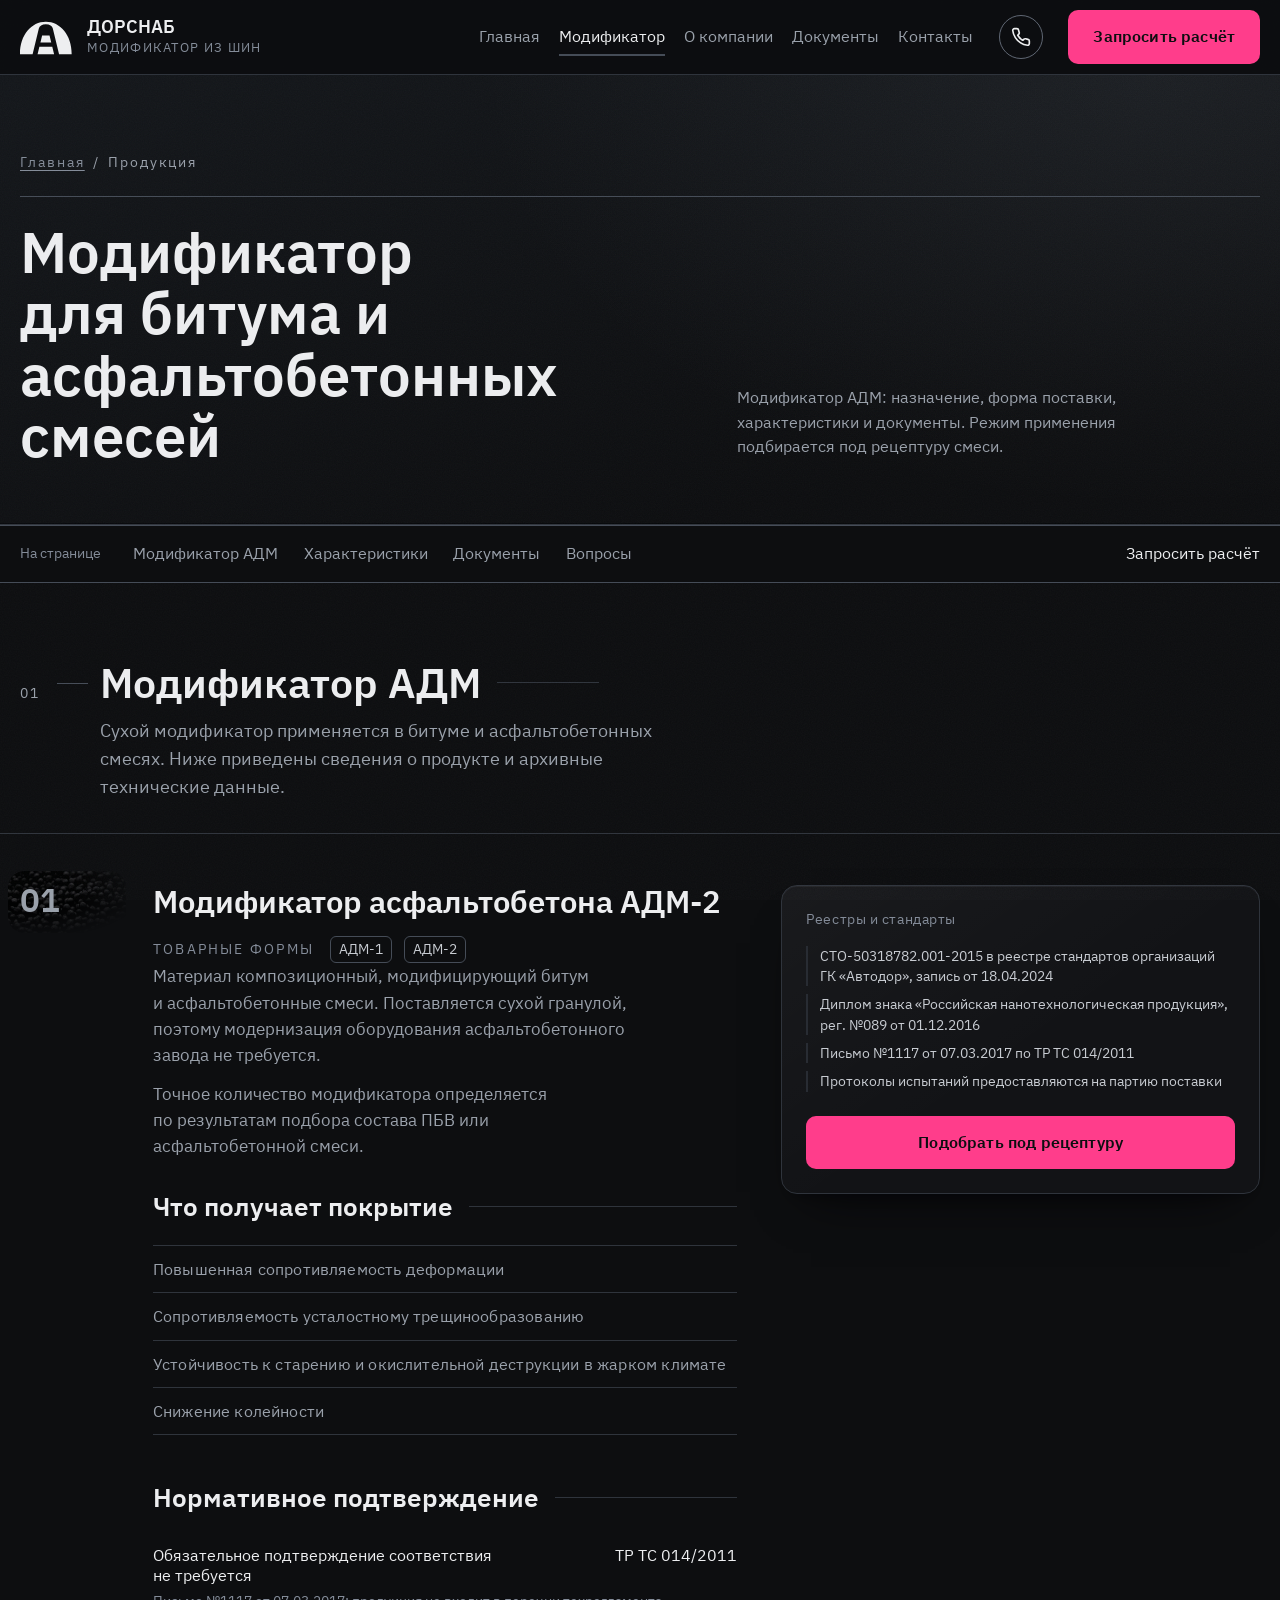
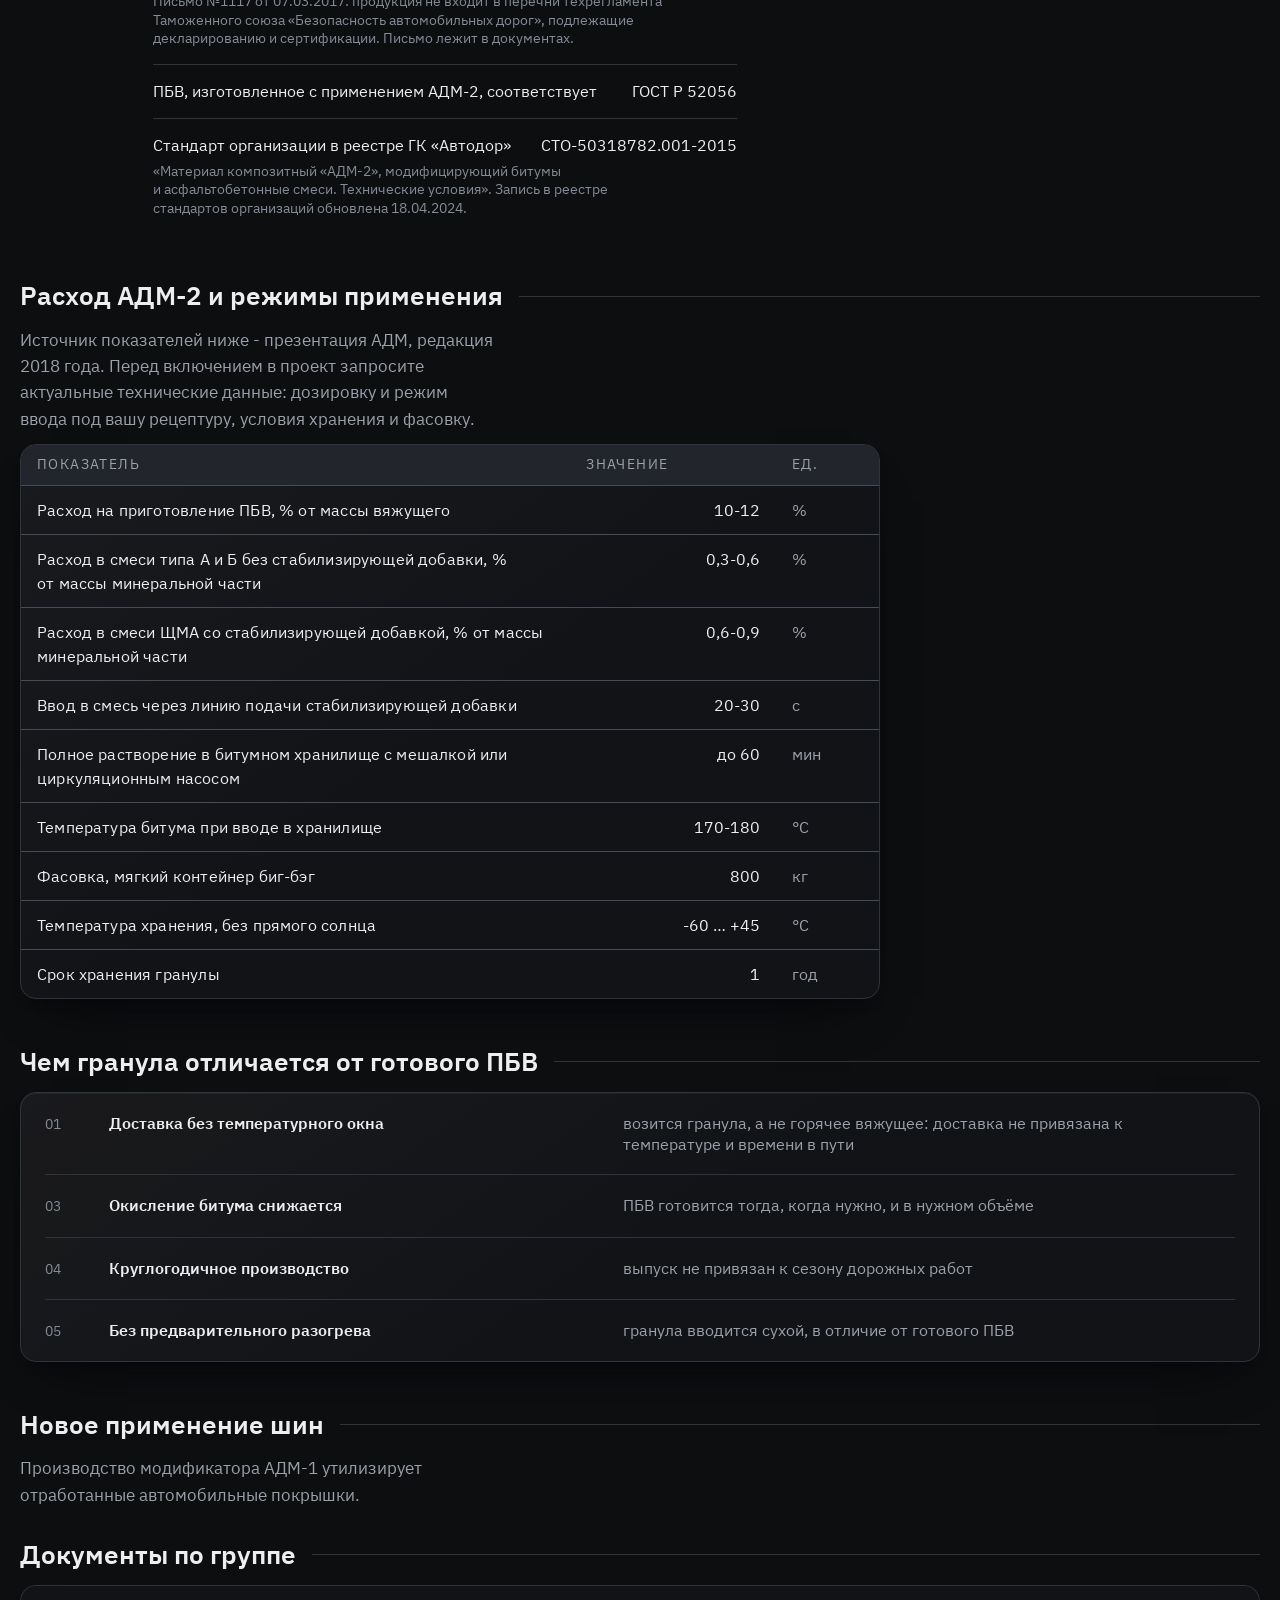
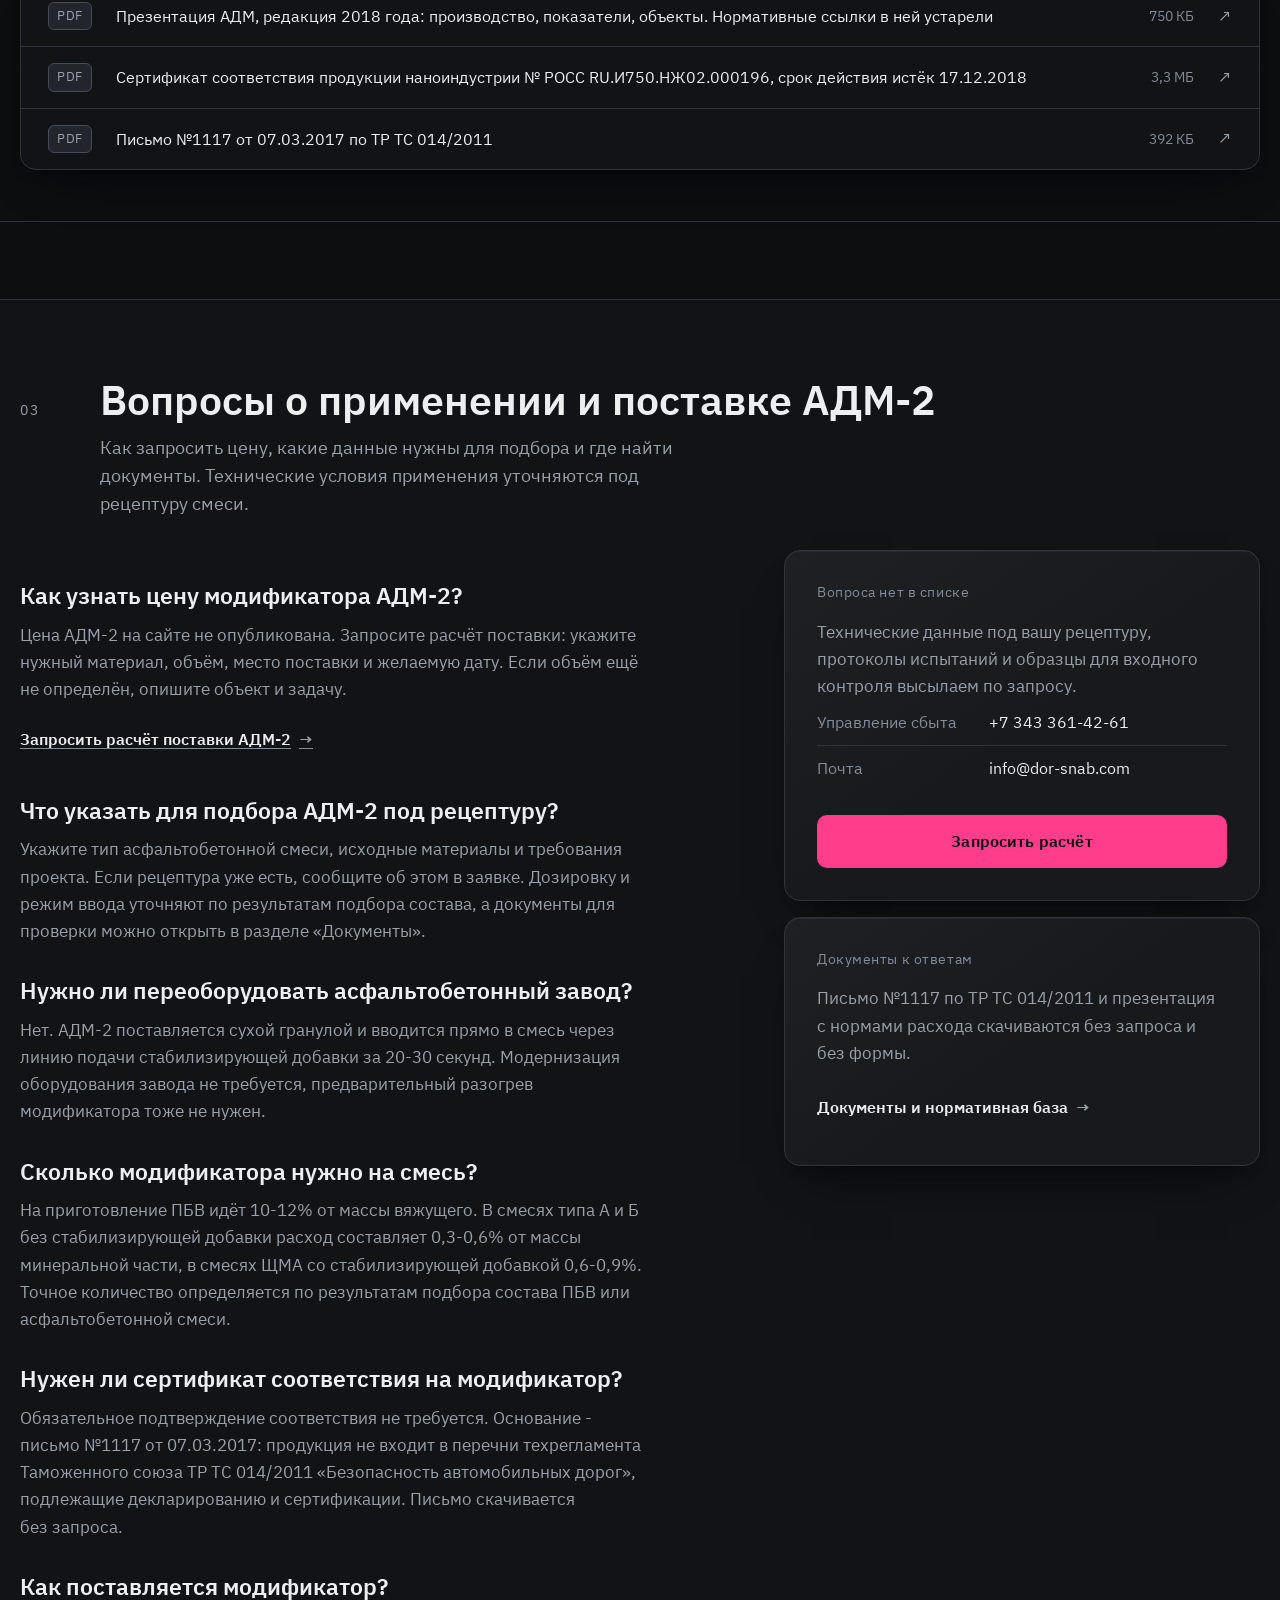
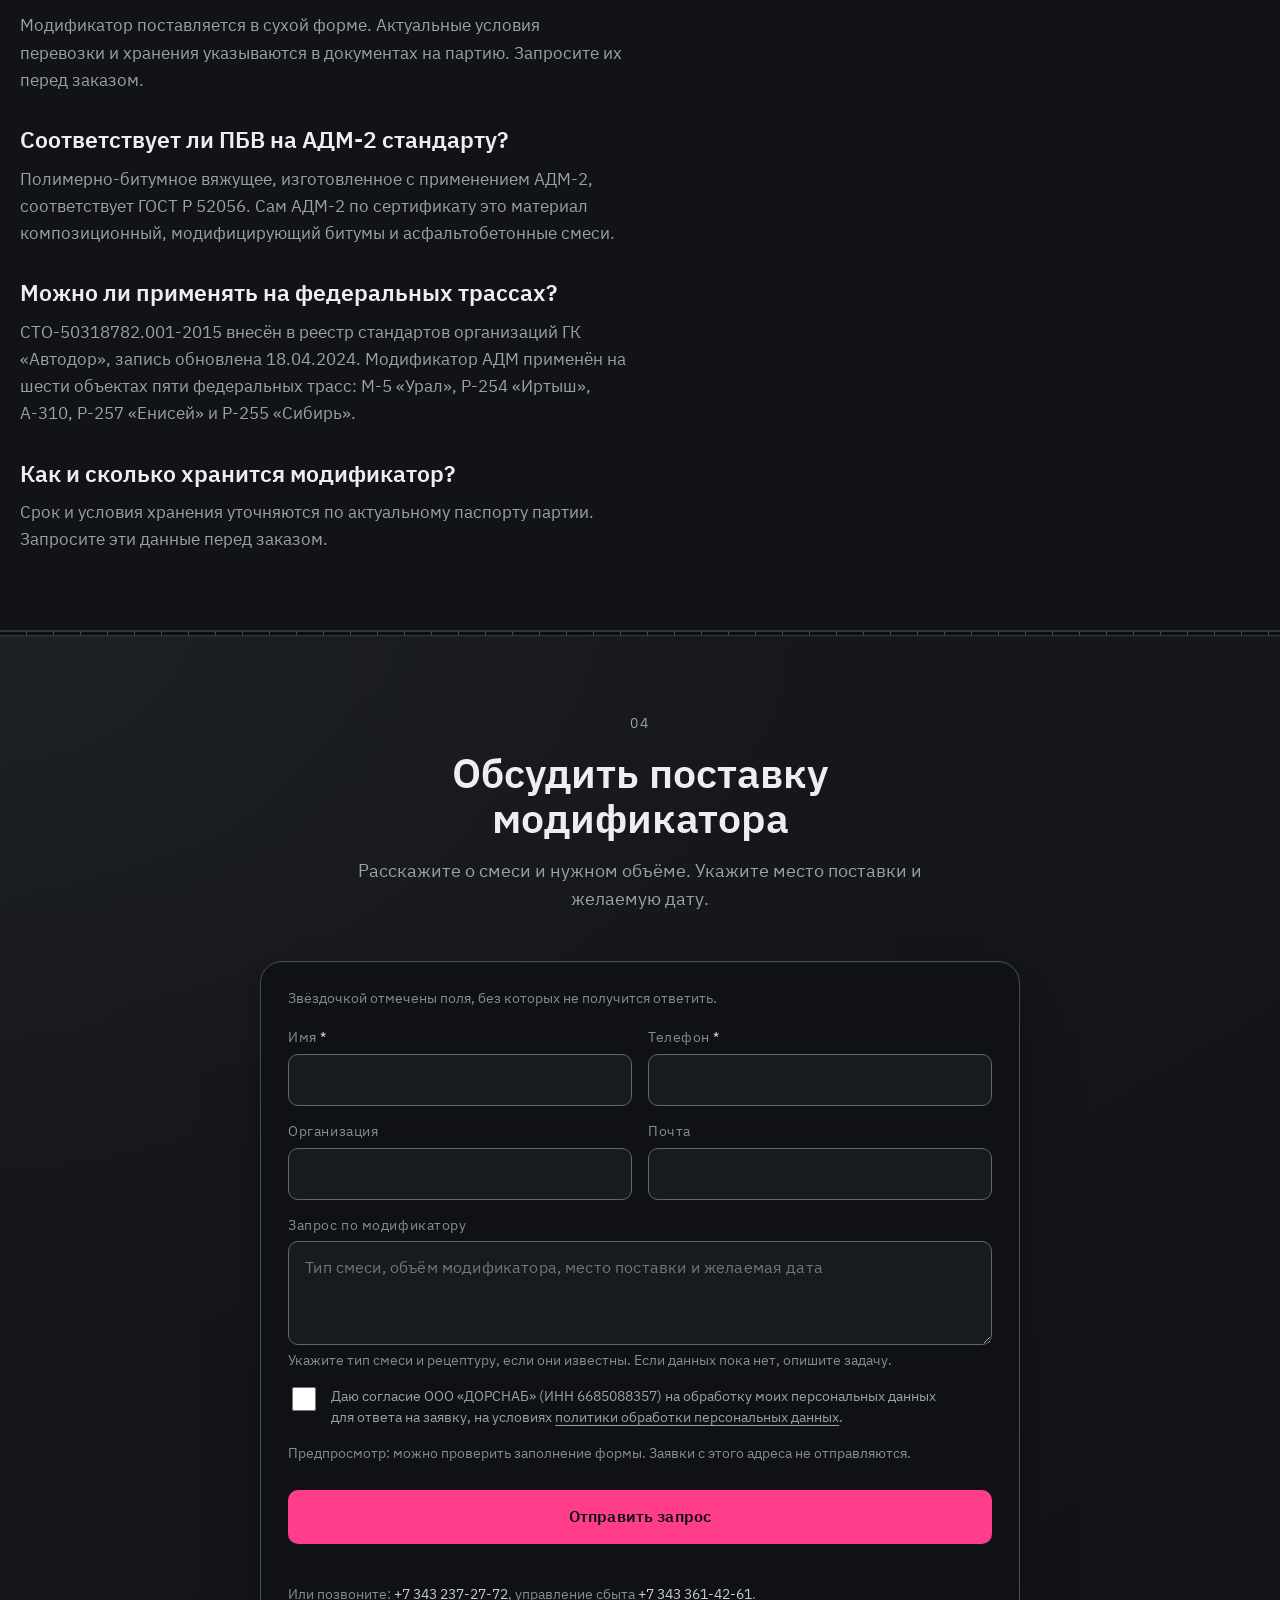
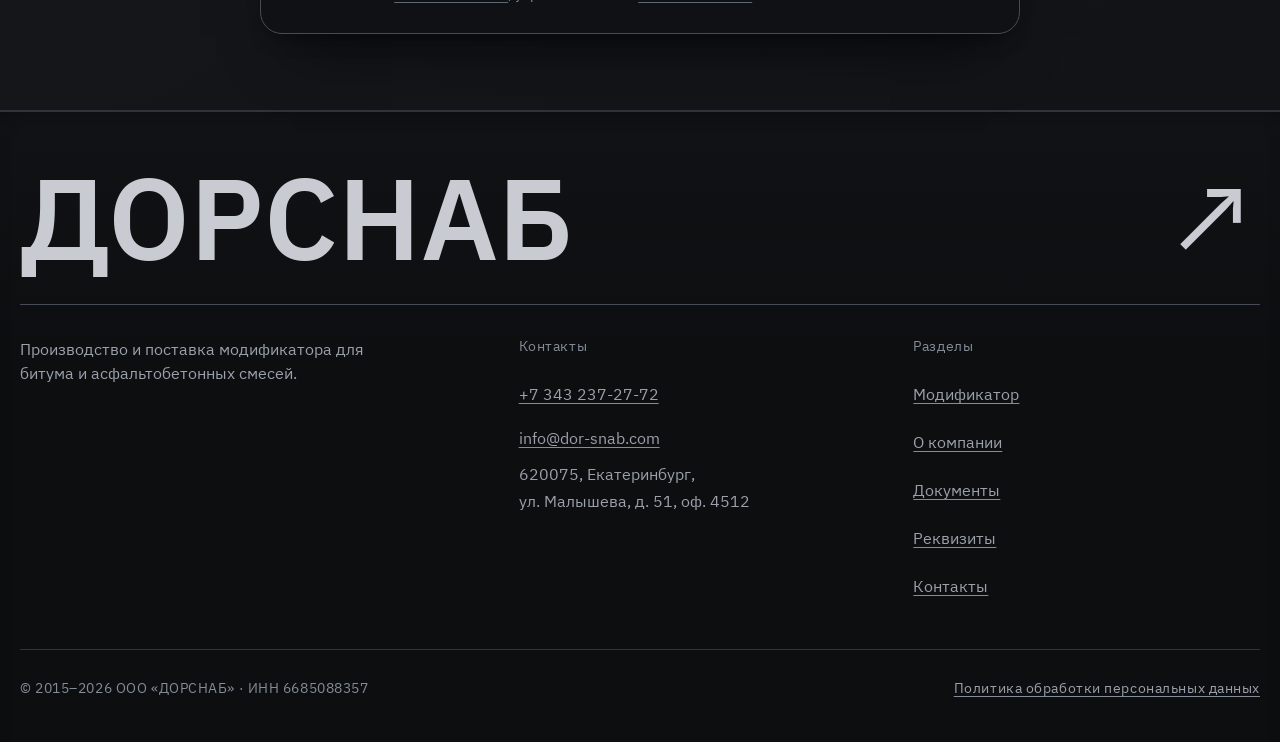
<file: produkciya.html>
<!DOCTYPE html>
<html lang="ru">
<head>
<meta charset="utf-8">
<meta name="viewport" content="width=device-width, initial-scale=1">
<title>Модификатор АДМ: применение и характеристики | ДОРСНАБ</title>
<meta name="description" content="Модификатор для битума и асфальтобетонных смесей: сухая форма поставки, подбор под рецептуру, документы и технические данные.">
<link rel="canonical" href="https://markmateriaai-crypto.github.io/dorsnab-preview/produkciya.html">
<!-- ВРЕМЕННО: снять noindex при переезде на боевой домен dor-snab.com -->
<meta name="robots" content="noindex, nofollow">
<meta property="og:title" content="Модификатор АДМ: применение и характеристики | ДОРСНАБ">
<meta property="og:description" content="Модификатор для битума и асфальтобетонных смесей: сухая форма поставки, подбор под рецептуру, документы и технические данные.">
<meta property="og:type" content="website">
<meta property="og:url" content="https://markmateriaai-crypto.github.io/dorsnab-preview/produkciya.html">
<meta property="og:locale" content="ru_RU">
<meta property="og:image" content="https://markmateriaai-crypto.github.io/dorsnab-preview/assets/img/yulia-facing-1536.jpg">
<meta property="og:image:alt" content="ДОРСНАБ: модификатор из шин. Художественная иллюстрация.">
<link rel="icon" href="data:image/svg+xml,%3Csvg%20xmlns='http://www.w3.org/2000/svg'%20viewBox='-2.1%20-8.6%2053%2053'%3E%3Crect%20x='-2.1'%20y='-8.6'%20width='53'%20height='53'%20fill='%230d0e10'/%3E%3Cpath%20fill='%23edeef0'%20fill-rule='evenodd'%20d='M0%2033.2C0%2015%2010.8%202.6%2024.4%202.6S48.8%2015%2048.8%2033.2H36.9L31%208.9c-.5-2.2-2.9-3.9-6.6-3.9s-6%201.7-6.6%203.9L11.9%2033.2H0Zm16.6%200%201.7-7h12.2l1.7%207H16.6Zm2.7-11.1%201.6-6.5h7l1.6%206.5h-10.2Z'/%3E%3C/svg%3E">
<link rel="preload" href="assets/fonts/ibm-plex-sans-400-cyrillic.woff2" as="font" type="font/woff2" crossorigin>
<link rel="preload" href="assets/fonts/ibm-plex-sans-400-latin1.woff2" as="font" type="font/woff2" crossorigin>
<link rel="preload" href="assets/fonts/ibm-plex-sans-600-cyrillic.woff2" as="font" type="font/woff2" crossorigin>
<link rel="preload" href="assets/fonts/ibm-plex-sans-600-latin1.woff2" as="font" type="font/woff2" crossorigin>
<link rel="stylesheet" href="assets/css/style.css?v=20260917-modifier">
<link rel="stylesheet" href="assets/css/character.css?v=20260917-modifier">
<link rel="stylesheet" href="assets/css/usability.css?v=20260917-modifier">
<link rel="stylesheet" href="assets/css/depth.css?v=20260917-modifier">
<script>document.documentElement.className+=' js';setTimeout(function(){if(!window.__dorsnabZhiv){var e=document.documentElement;e.className=e.className.replace(' js','')}},1800)</script>
<link rel="stylesheet" href="assets/css/modifier.css?v=20260918-design"><script type="application/ld+json">{"@context":"https://schema.org","@type":"BreadcrumbList","itemListElement":[{"@type":"ListItem","position":1,"name":"Главная","item":"https://markmateriaai-crypto.github.io/dorsnab-preview/"},{"@type":"ListItem","position":2,"name":"Модификатор","item":"https://markmateriaai-crypto.github.io/dorsnab-preview/produkciya.html"}]}</script></head>
<body class="page-product">

<a class="skip" href="#main">К содержимому</a>

<header class="top">
  <div class="wrap top-in">
    <a class="brand" href="index.html">
      <svg viewbox="0 0 52 34" width="52" height="34" aria-hidden="true" fill="currentColor" fill-rule="evenodd">
        <path d="M0 33.2C0 15 10.8 2.6 24.4 2.6S48.8 15 48.8 33.2H36.9L31 8.9c-.5-2.2-2.9-3.9-6.6-3.9s-6 1.7-6.6 3.9L11.9 33.2H0Zm16.6 0 1.7-7h12.2l1.7 7H16.6Zm2.7-11.1 1.6-6.5h7l1.6 6.5h-10.2Z"></path>
      </svg>
      <span class="brand-text">
        <span class="brand-name">ДОРСНАБ</span>
        <span class="brand-sub">модификатор из шин</span>
      </span>
    </a>

    <nav class="nav" id="nav" aria-label="Основная навигация">
      <a href="index.html">Главная</a>
      <a href="produkciya.html">Модификатор</a>
      <a href="o-konsorciume.html">О компании</a>
      <a href="dokumenty.html">Документы</a>
      <a href="kontakty.html">Контакты</a>
    </nav>

    <a class="top-phone" href="tel:+73432372772" aria-label="Позвонить: +7 343 237-27-72"><svg class="top-phone-i" width="18" height="18" viewbox="0 0 24 24" fill="none" stroke="currentColor" stroke-width="2" stroke-linecap="round" stroke-linejoin="round" aria-hidden="true"><path d="M22 16.9v3a2 2 0 0 1-2.2 2 19.8 19.8 0 0 1-8.6-3.1 19.5 19.5 0 0 1-6-6A19.8 19.8 0 0 1 2.1 4.2 2 2 0 0 1 4.1 2h3a2 2 0 0 1 2 1.7c.1.9.4 1.8.7 2.7a2 2 0 0 1-.5 2.1L8.1 9.9a16 16 0 0 0 6 6l1.4-1.2a2 2 0 0 1 2.1-.5c.9.3 1.8.6 2.7.7a2 2 0 0 1 1.7 2Z"></path></svg><span class="top-phone-t">+7 343 237-27-72</span></a>

    <button class="burger" type="button" id="burger" aria-label="Меню" aria-expanded="false" aria-controls="nav"><span></span></button>

    <a class="btn btn-pink top-cta" href="#zapros" data-istochnik="шапка">Запросить расчёт</a>
  </div>
</header>

<main id="main" tabindex="-1">

<section class="page-head page-head--split">
  <div class="wrap">
    <nav class="crumbs" aria-label="Хлебные крошки">
      <a href="index.html">Главная</a><span>/</span><span>Продукция</span>
    </nav>
    <h1>Модификатор для битума и асфальтобетонных смесей</h1>
    <p>Модификатор АДМ: назначение, форма поставки, характеристики и документы. Режим применения подбирается под рецептуру смеси.</p>
  </div>
</section>

<nav class="page-index" aria-label="Разделы страницы">
  <div class="wrap page-index-in">
    <span class="page-index-label">На странице</span>
    <button class="page-index-toggle" type="button" aria-expanded="false" aria-controls="products-sections" hidden>
      <span>Раздел</span><span class="page-index-current">Выбрать раздел</span>
      <svg viewbox="0 0 16 16" fill="none" aria-hidden="true"><path d="m4 6 4 4 4-4" stroke="currentColor" stroke-width="1.5"></path></svg>
    </button>
    <div class="page-index-links" id="products-sections">
      <a href="#adm">Модификатор АДМ</a>
      <a href="#harakteristiki">Характеристики</a>
      <a href="#dokumenty-adm">Документы</a>
      <a href="#voprosy">Вопросы</a>
      <a href="#zapros">Запросить расчёт</a>
    </div>
  </div>
</nav>

<section class="section">
  <div class="wrap sec-head rise">
    <span class="sec-num">01</span>
    <h2 class="sec-title sec-title--lined">Модификатор АДМ</h2>
    <p class="sec-lead">Сухой модификатор применяется в битуме и асфальтобетонных смесях. Ниже приведены сведения о продукте и архивные технические данные.</p>
  </div>

  <div class="groups">

    <article class="group" id="adm" data-material="adm">
      <div class="wrap group-in rise">
        <div class="group-num">01</div>

        <div>
          <h3>Модификатор асфальтобетона АДМ-2</h3>
          <p class="nomen"><span class="nomen-k">Товарные формы</span><span class="nomen-v">АДМ-1</span><span class="nomen-v">АДМ-2</span></p>
          <p class="group-use">
            Материал композиционный, модифицирующий битум и асфальтобетонные смеси.
            Поставляется сухой гранулой, поэтому модернизация оборудования
            асфальтобетонного завода не требуется.
          </p>
          <p class="group-use">
            Точное количество модификатора определяется по результатам подбора состава
            ПБВ или асфальтобетонной смеси.
          </p>

          <h4 class="group-h">Что получает покрытие</h4>
          <ul class="spec">
            <li>Повышенная сопротивляемость деформации</li>
            <li>Сопротивляемость усталостному трещинообразованию</li>
            <li>Устойчивость к старению и окислительной деструкции в жарком климате</li>
            <li>Снижение колейности</li>
          </ul>

          <h4 class="group-h">Нормативное подтверждение</h4>

          <div class="prop">
            <span class="prop-name">Обязательное подтверждение соответствия не требуется</span>
            <span class="prop-val">ТР ТС 014/2011</span>
            <p class="prop-note">Письмо №1117 от 07.03.2017: продукция не входит в перечни техрегламента Таможенного союза «Безопасность автомобильных дорог», подлежащие декларированию и сертификации. Письмо лежит в документах.</p>
          </div>

          <div class="prop">
            <span class="prop-name">ПБВ, изготовленное с применением АДМ-2, соответствует</span>
            <span class="prop-val">ГОСТ Р 52056</span>
          </div>

          <div class="prop">
            <span class="prop-name">Стандарт организации в реестре ГК «Автодор»</span>
            <span class="prop-val">СТО-50318782.001-2015</span>
            <p class="prop-note">«Материал композитный «АДМ-2», модифицирующий битумы и асфальтобетонные смеси. Технические условия». Запись в реестре стандартов организаций обновлена 18.04.2024.</p>
          </div>

          </div>

        <aside class="norms" aria-label="Реестры и стандарты">
          <div class="norms-t">Реестры и стандарты</div>
          <ul>
            <li>СТО-50318782.001-2015 в реестре стандартов организаций ГК «Автодор», запись от 18.04.2024</li>
            <li>Диплом знака «Российская нанотехнологическая продукция», рег. №089 от 01.12.2016</li>
            <li>Письмо №1117 от 07.03.2017 по ТР ТС 014/2011</li>
            <li>Протоколы испытаний предоставляются на партию поставки</li>
          </ul>
          <a class="btn btn-pink" href="#zapros" data-istochnik="модификатор АДМ">Подобрать под рецептуру</a>
        </aside>
      </div>

      <div class="wrap rise">
        <h4 class="group-h" id="harakteristiki">Расход АДМ-2 и режимы применения</h4>
        <p class="group-use">Источник показателей ниже - <a href="assets/docs/prezentaciya-adm.pdf" target="_blank" rel="noopener">презентация АДМ, редакция 2018 года</a>. Перед включением в проект запросите актуальные технические данные: дозировку и режим ввода под вашу рецептуру, условия хранения и фасовку.</p>
        <div class="dtable-wrap">
          <table class="dtable" role="table" aria-label="Показатели и режимы применения модификатора">
            <thead>
              <tr role="row"><th role="columnheader">Показатель</th><th role="columnheader">Значение</th><th role="columnheader">Ед.</th></tr>
            </thead>
            <tbody>
              <tr role="row">
                <td role="cell" data-label="Показатель">Расход на приготовление ПБВ, % от массы вяжущего</td>
                <td class="num" role="cell" data-label="Значение">10-12</td>
                <td class="unit" role="cell" data-label="Ед.">%</td>
              </tr>
              <tr role="row">
                <td role="cell" data-label="Показатель">Расход в смеси типа А и Б без стабилизирующей добавки, % от массы минеральной части</td>
                <td class="num" role="cell" data-label="Значение">0,3-0,6</td>
                <td class="unit" role="cell" data-label="Ед.">%</td>
              </tr>
              <tr role="row">
                <td role="cell" data-label="Показатель">Расход в смеси ЩМА со стабилизирующей добавкой, % от массы минеральной части</td>
                <td class="num" role="cell" data-label="Значение">0,6-0,9</td>
                <td class="unit" role="cell" data-label="Ед.">%</td>
              </tr>
              <tr role="row">
                <td role="cell" data-label="Показатель">Ввод в смесь через линию подачи стабилизирующей добавки</td>
                <td class="num" role="cell" data-label="Значение">20-30</td>
                <td class="unit" role="cell" data-label="Ед.">с</td>
              </tr>
              <tr role="row">
                <td role="cell" data-label="Показатель">Полное растворение в битумном хранилище с мешалкой или циркуляционным насосом</td>
                <td class="num" role="cell" data-label="Значение">до 60</td>
                <td class="unit" role="cell" data-label="Ед.">мин</td>
              </tr>
              <tr role="row">
                <td role="cell" data-label="Показатель">Температура битума при вводе в хранилище</td>
                <td class="num" role="cell" data-label="Значение">170-180</td>
                <td class="unit" role="cell" data-label="Ед.">°C</td>
              </tr>
              <tr role="row">
                <td role="cell" data-label="Показатель">Фасовка, мягкий контейнер биг-бэг</td>
                <td class="num" role="cell" data-label="Значение">800</td>
                <td class="unit" role="cell" data-label="Ед.">кг</td>
              </tr>
              <tr role="row">
                <td role="cell" data-label="Показатель">Температура хранения, без прямого солнца</td>
                <td class="num" role="cell" data-label="Значение">-60 … +45</td>
                <td class="unit" role="cell" data-label="Ед.">°C</td>
              </tr>
              <tr role="row">
                <td role="cell" data-label="Показатель">Срок хранения гранулы</td>
                <td class="num" role="cell" data-label="Значение">1</td>
                <td class="unit" role="cell" data-label="Ед.">год</td>
              </tr>
            </tbody>
          </table>
        </div>
      </div>

      <div class="wrap rise">
        <h4 class="group-h">Чем гранула отличается от готового ПБВ</h4>
        <div class="list-rows">
          <div class="list-row">
            <span class="list-num">01</span>
            <span class="list-key">Доставка без температурного окна</span>
            <span class="list-val">возится гранула, а не горячее вяжущее: доставка не привязана к температуре и времени в пути</span>
          </div>
          <div class="list-row">
            <span class="list-num">03</span>
            <span class="list-key">Окисление битума снижается</span>
            <span class="list-val">ПБВ готовится тогда, когда нужно, и в нужном объёме</span>
          </div>
          <div class="list-row">
            <span class="list-num">04</span>
            <span class="list-key">Круглогодичное производство</span>
            <span class="list-val">выпуск не привязан к сезону дорожных работ</span>
          </div>
          <div class="list-row">
            <span class="list-num">05</span>
            <span class="list-key">Без предварительного разогрева</span>
            <span class="list-val">гранула вводится сухой, в отличие от готового ПБВ</span>
          </div>
        </div>

        <h4 class="group-h">Новое применение шин</h4>
        <p class="group-use">
          Производство модификатора АДМ-1 утилизирует отработанные автомобильные покрышки.
        </p>

        <h4 class="group-h" id="dokumenty-adm">Документы по группе</h4>
        <div class="docs">
          <a class="doc" href="assets/docs/prezentaciya-adm.pdf" target="_blank" rel="noopener">
            <span class="doc-type">PDF</span>
            <span class="doc-name">Презентация АДМ, редакция 2018 года: производство, показатели, объекты. Нормативные ссылки в ней устарели</span>
            <span class="doc-size">750 КБ</span>
            <span class="doc-dl" aria-hidden="true">↗</span><span class="vh"> (PDF, откроется в новой вкладке)</span>
          </a>
          <a class="doc" href="assets/docs/sertifikat-nanoindustrii.pdf" target="_blank" rel="noopener">
            <span class="doc-type">PDF</span>
            <span class="doc-name">Сертификат соответствия продукции наноиндустрии № РОСС RU.И750.НЖ02.000196, срок действия истёк 17.12.2018</span>
            <span class="doc-size">3,3 МБ</span>
            <span class="doc-dl" aria-hidden="true">↗</span><span class="vh"> (PDF, откроется в новой вкладке)</span>
          </a>
          <a class="doc" href="assets/docs/pismo-tr-ts.pdf" target="_blank" rel="noopener">
            <span class="doc-type">PDF</span>
            <span class="doc-name">Письмо №1117 от 07.03.2017 по ТР ТС 014/2011</span>
            <span class="doc-size">392 КБ</span>
            <span class="doc-dl" aria-hidden="true">↗</span><span class="vh"> (PDF, откроется в новой вкладке)</span>
          </a>
        </div>
      </div>
    </article>


    </div>
</section>

<section class="section alt" id="voprosy">
  <div class="wrap">
    <div class="sec-head rise">
      <span class="sec-num">03</span>
      <h2 class="sec-title">Вопросы о применении и поставке АДМ-2</h2>
      <p class="sec-lead">
        Как запросить цену, какие данные нужны для подбора и где найти документы.
        Технические условия применения уточняются под рецептуру смеси.
      </p>
    </div>

    <div class="split rise">
      <div class="prose">
        <h3>Как узнать цену модификатора АДМ-2?</h3>
        <p>Цена АДМ-2 на сайте не опубликована. Запросите расчёт поставки: укажите нужный материал, объём, место поставки и желаемую дату. Если объём ещё не определён, опишите объект и задачу.</p>
        <p><a class="btn-line" href="#zapros" data-istochnik="цена АДМ-2">Запросить расчёт поставки АДМ-2 <span class="arw" aria-hidden="true">→</span></a></p>
        <h3>Что указать для подбора АДМ-2 под рецептуру?</h3>
        <p>Укажите тип асфальтобетонной смеси, исходные материалы и требования проекта. Если рецептура уже есть, сообщите об этом в заявке. Дозировку и режим ввода уточняют по результатам подбора состава, а документы для проверки можно открыть в разделе «Документы».</p>
        <h3>Нужно ли переоборудовать асфальтобетонный завод?</h3>
        <p>Нет. АДМ-2 поставляется сухой гранулой и вводится прямо в смесь через линию подачи стабилизирующей добавки за 20-30 секунд. Модернизация оборудования завода не требуется, предварительный разогрев модификатора тоже не нужен.</p>
        <h3>Сколько модификатора нужно на смесь?</h3>
        <p>На приготовление ПБВ идёт 10-12% от массы вяжущего. В смесях типа А и Б без стабилизирующей добавки расход составляет 0,3-0,6% от массы минеральной части, в смесях ЩМА со стабилизирующей добавкой 0,6-0,9%. Точное количество определяется по результатам подбора состава ПБВ или асфальтобетонной смеси.</p>
        <h3>Нужен ли сертификат соответствия на модификатор?</h3>
        <p>Обязательное подтверждение соответствия не требуется. Основание - письмо №1117 от 07.03.2017: продукция не входит в перечни техрегламента Таможенного союза ТР ТС 014/2011 «Безопасность автомобильных дорог», подлежащие декларированию и сертификации. Письмо скачивается без запроса.</p>
        <h3>Как поставляется модификатор?</h3>
        <p>Модификатор поставляется в сухой форме. Актуальные условия перевозки и хранения указываются в документах на партию. Запросите их перед заказом.</p>
        <h3>Соответствует ли ПБВ на АДМ-2 стандарту?</h3>
        <p>Полимерно-битумное вяжущее, изготовленное с применением АДМ-2, соответствует ГОСТ Р 52056. Сам АДМ-2 по сертификату это материал композиционный, модифицирующий битумы и асфальтобетонные смеси.</p>
        <h3>Можно ли применять на федеральных трассах?</h3>
        <p>СТО-50318782.001-2015 внесён в реестр стандартов организаций ГК «Автодор», запись обновлена 18.04.2024. Модификатор АДМ применён на шести объектах пяти федеральных трасс: М-5 «Урал», Р-254 «Иртыш», А-310, Р-257 «Енисей» и Р-255 «Сибирь».</p>
        <h3>Как и сколько хранится модификатор?</h3>
        <p>Срок и условия хранения уточняются по актуальному паспорту партии. Запросите эти данные перед заказом.</p>
      </div>

      <div>
        <aside class="card" aria-labelledby="a-vopros">
          <h3 id="a-vopros">Вопроса нет в списке</h3>
          <div class="prose">
            <p>Технические данные под вашу рецептуру, протоколы испытаний и образцы для входного контроля высылаем по запросу.</p>
          </div>
          <table class="req-table" role="table" aria-label="Куда написать вопрос">
            <tr role="row"><th role="rowheader">Управление сбыта</th><td class="mono" role="cell"><a href="tel:+73433614261">+7 343 361-42-61</a></td></tr>
            <tr role="row"><th role="rowheader">Почта</th><td role="cell"><a href="mailto:info@dor-snab.com">info@dor-snab.com</a></td></tr>
          </table>
          <a class="btn btn-pink" href="#zapros" data-istochnik="вопросы">Запросить расчёт</a>
        </aside>

        <aside class="card" aria-labelledby="a-dok-faq">
          <h3 id="a-dok-faq">Документы к ответам</h3>
          <div class="prose">
            <p>Письмо №1117 по ТР ТС 014/2011 и презентация с нормами расхода скачиваются без запроса и без формы.</p>
          </div>
          <a class="btn-line" href="dokumenty.html">Документы и нормативная база <span class="arw" aria-hidden="true">→</span></a>
        </aside>
      </div>
    </div>
  </div>
</section>

<hr class="shov">

<section class="section request shov-above" id="zapros">
  <div class="wrap">
    <div class="sec-head sec-head--center rise">
      <span class="sec-num">04</span>
      <h2 class="sec-title">Обсудить поставку модификатора</h2>
      <p class="sec-lead">Расскажите о смеси и нужном объёме. Укажите место поставки и желаемую дату.</p>
    </div>

    <form class="form-uzkaya rise js-zayavka" action="otpravit.php" method="post" novalidate>
      <div class="form-err" id="p-form-err" role="alert" tabindex="-1"></div>
      <p class="req-note">Звёздочкой отмечены поля, без которых не получится ответить.</p>

      <div class="f-row">
        <div class="field">
          <label for="p-name">Имя <span class="req" aria-hidden="true">*</span></label>
          <input id="p-name" name="name" type="text" autocomplete="name" required aria-describedby="p-name-err">
          <p class="field-err" id="p-name-err" hidden></p>
        </div>
        <div class="field">
          <label for="p-phone">Телефон <span class="req" aria-hidden="true">*</span></label>
          <input id="p-phone" name="phone" type="tel" inputmode="tel" autocomplete="tel" required aria-describedby="p-phone-err">
          <p class="field-err" id="p-phone-err" hidden></p>
        </div>
      </div>

      <div class="f-row">
        <div class="field">
          <label for="p-org">Организация</label>
          <input id="p-org" name="org" type="text" autocomplete="organization">
        </div>
        <div class="field">
          <label for="p-mail">Почта</label>
          <input id="p-mail" name="email" type="email" inputmode="email" autocomplete="email" aria-describedby="p-mail-err">
          <p class="field-err" id="p-mail-err" hidden></p>
        </div>
      </div>

      <div class="field">
        <label for="p-task">Запрос по модификатору</label>
        <textarea id="p-task" name="task" aria-describedby="p-task-hint" placeholder="Тип смеси, объём модификатора, место поставки и желаемая дата"></textarea>
        <p class="field-hint" id="p-task-hint">Укажите тип смеси и рецептуру, если они известны. Если данных пока нет, опишите задачу.</p>
      </div>

      <input type="hidden" name="istochnik" value="продукция">

      <div class="trap" aria-hidden="true"><label for="p-ref2">Не заполняйте это поле</label><input id="p-ref2" name="ref_kod_2" type="text" tabindex="-1" autocomplete="off"></div>

      <div class="consent">
        <input type="checkbox" id="p-consent" name="consent" value="1" required aria-describedby="p-consent-err">
        <span><label for="p-consent">Даю согласие ООО «ДОРСНАБ» (ИНН 6685088357)
          на обработку моих персональных данных для ответа на заявку</label>,
          на условиях <a href="politika.html">политики обработки персональных данных</a>.
          <span class="field-err" id="p-consent-err" hidden></span></span>
      </div>

      <p class="field-hint">Предпросмотр: можно проверить заполнение формы. Заявки с этого адреса не отправляются.</p>
<button class="btn btn-pink" type="submit" disabled>Отправить запрос</button>
      <div class="form-msg" id="p-form-msg" role="status" aria-live="polite"></div>

      <p class="sec-note">Или позвоните: <a href="tel:+73432372772">+7 343 237-27-72</a>, управление сбыта <a href="tel:+73433614261">+7 343 361-42-61</a>.</p>
    </form>
  </div>
</section>

</main>

<footer class="foot">
  <a class="wrap footer-signature" href="index.html" aria-label="ДОРСНАБ: на главную">ДОРСНАБ<span aria-hidden="true">↗</span></a>
  <div class="wrap">
    <div class="foot-grid">
      <div>
        <p>Производство и поставка модификатора для битума и асфальтобетонных смесей.</p>
      </div>

      <div>
        <h3>Контакты</h3>
        <address class="foot-contact">
          <a href="tel:+73432372772">+7 343 237-27-72</a>
          <a href="mailto:info@dor-snab.com">info@dor-snab.com</a>
          620075, Екатеринбург,<br>
          ул. Малышева, д. 51, оф. 4512
        </address>
      </div>

      <div>
        <h3>Разделы</h3>
        <ul>
          <li><a href="produkciya.html">Модификатор</a></li>
          <li><a href="o-konsorciume.html">О компании</a></li>
          <li><a href="dokumenty.html">Документы</a></li>
          <li><a href="rekvizity.html">Реквизиты</a></li>
          <li><a href="kontakty.html">Контакты</a></li>
        </ul>
      </div>
    </div>

    <div class="foot-bottom">
      <span>© 2015–2026 ООО «ДОРСНАБ» · ИНН 6685088357</span>
      <a href="politika.html">Политика обработки персональных данных</a>
    </div>
  </div>
</footer>

<script src="assets/js/main.js?v=20260917-modifier"></script>
<script src="assets/js/usability.js?v=20260917-modifier"></script>
</body>
</html>
</file>
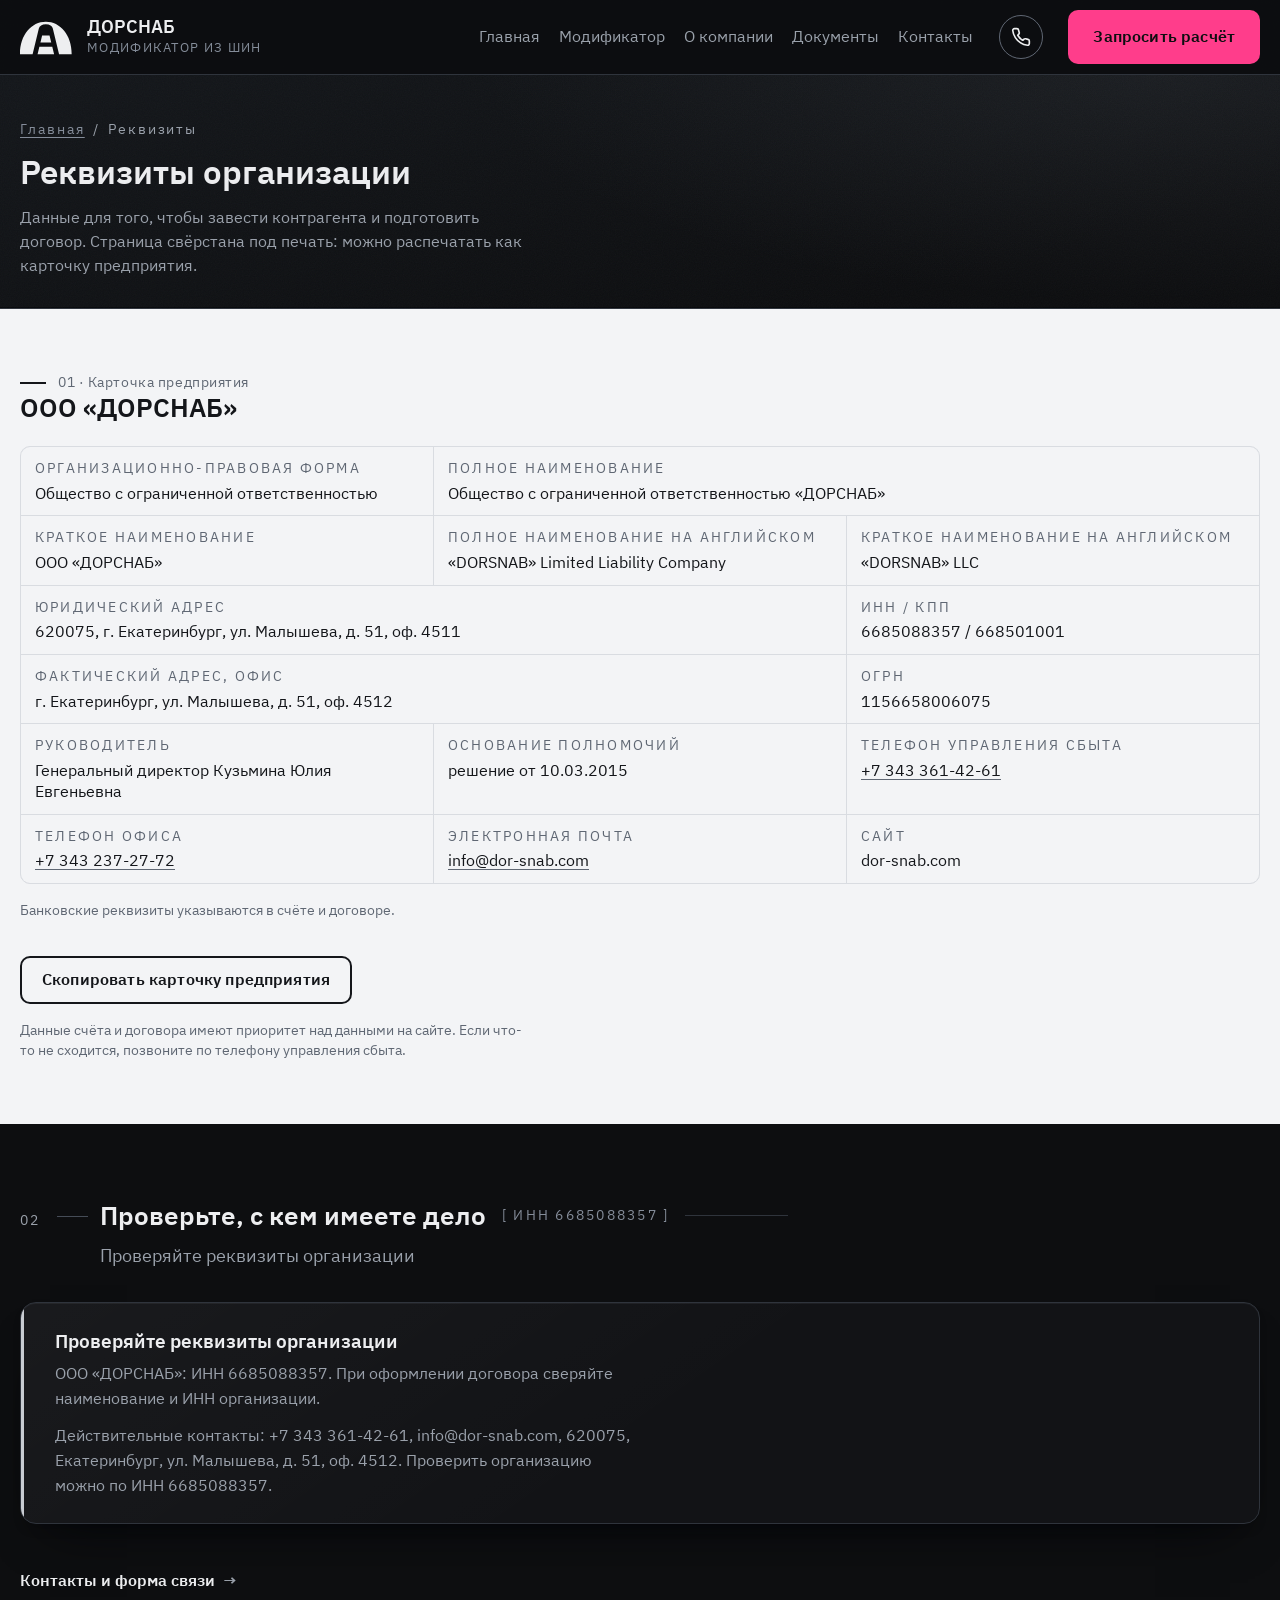
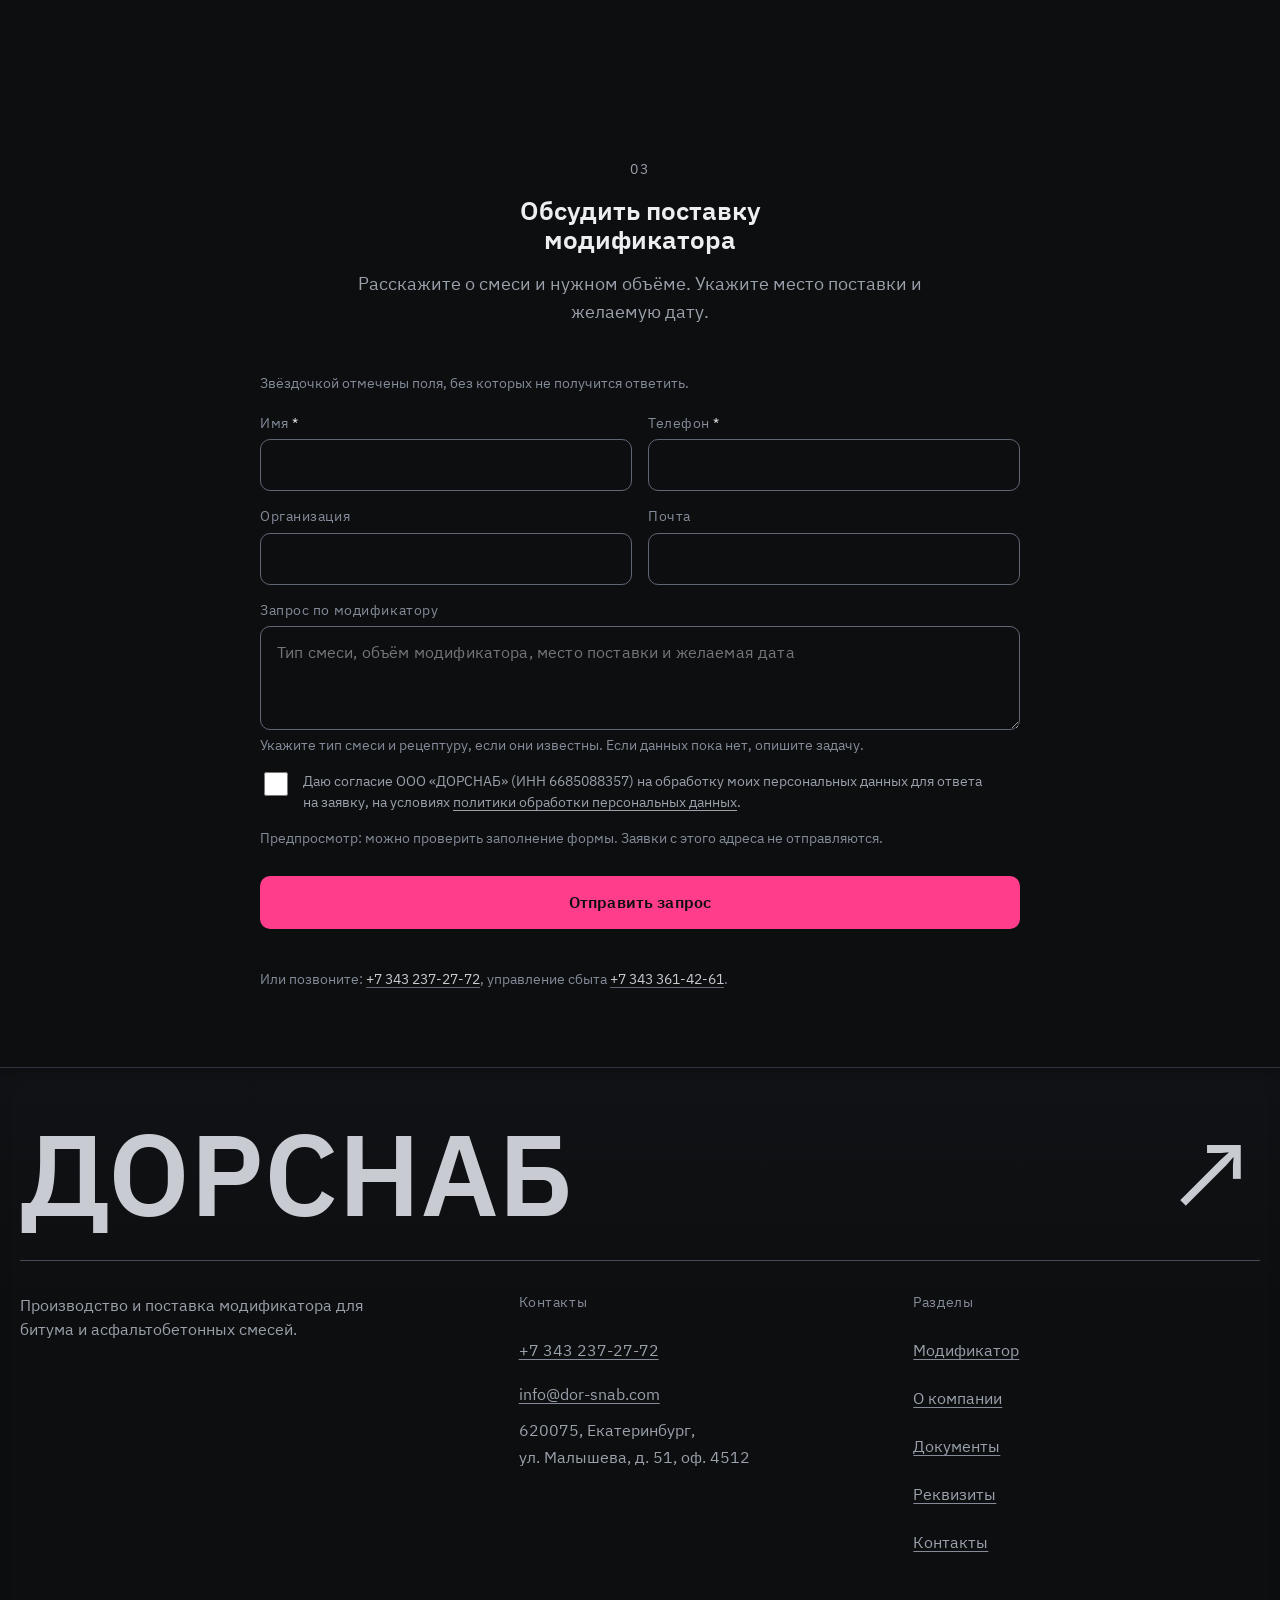
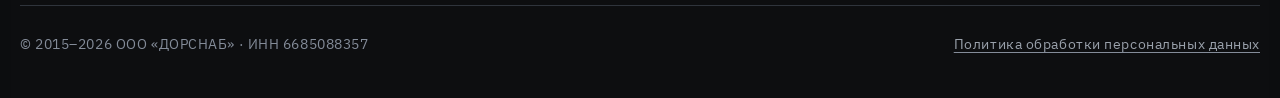
<file: rekvizity.html>
<!DOCTYPE html>
<html lang="ru">
<head>
<meta charset="utf-8">
<meta name="viewport" content="width=device-width, initial-scale=1">
<title>Реквизиты ООО «ДОРСНАБ»: ИНН 6685088357, КПП, ОГРН, адрес</title>
<meta name="description" content="Реквизиты ООО «ДОРСНАБ» для договора: ИНН 6685088357, КПП 668501001, ОГРН 1156658006075, юридический и фактический адрес в Екатеринбурге, руководитель, телефоны и почта.">
<!-- ВРЕМЕННО: снять noindex при переезде на боевой домен dor-snab.com -->
<meta name="robots" content="noindex, nofollow">
<link rel="canonical" href="https://markmateriaai-crypto.github.io/dorsnab-preview/rekvizity.html">
<meta property="og:title" content="Реквизиты ООО «ДОРСНАБ»: ИНН 6685088357, КПП, ОГРН, адрес">
<meta property="og:description" content="Реквизиты ООО «ДОРСНАБ» для договора: ИНН 6685088357, КПП 668501001, ОГРН 1156658006075, юридический и фактический адрес в Екатеринбурге, руководитель, телефоны и почта.">
<meta property="og:type" content="website">
<meta property="og:locale" content="ru_RU">
<meta property="og:image" content="https://markmateriaai-crypto.github.io/dorsnab-preview/assets/img/yulia-facing-1536.jpg">
<meta property="og:image:alt" content="ДОРСНАБ: модификатор из шин. Художественная иллюстрация.">
<meta property="og:url" content="https://markmateriaai-crypto.github.io/dorsnab-preview/rekvizity.html">
<link rel="icon" href="data:image/svg+xml,%3Csvg%20xmlns='http://www.w3.org/2000/svg'%20viewBox='-2.1%20-8.6%2053%2053'%3E%3Crect%20x='-2.1'%20y='-8.6'%20width='53'%20height='53'%20fill='%230d0e10'/%3E%3Cpath%20fill='%23edeef0'%20fill-rule='evenodd'%20d='M0%2033.2C0%2015%2010.8%202.6%2024.4%202.6S48.8%2015%2048.8%2033.2H36.9L31%208.9c-.5-2.2-2.9-3.9-6.6-3.9s-6%201.7-6.6%203.9L11.9%2033.2H0Zm16.6%200%201.7-7h12.2l1.7%207H16.6Zm2.7-11.1%201.6-6.5h7l1.6%206.5h-10.2Z'/%3E%3C/svg%3E">
<link rel="preload" href="assets/fonts/ibm-plex-sans-400-cyrillic.woff2" as="font" type="font/woff2" crossorigin>
<link rel="preload" href="assets/fonts/ibm-plex-sans-400-latin1.woff2" as="font" type="font/woff2" crossorigin>
<link rel="preload" href="assets/fonts/ibm-plex-sans-600-cyrillic.woff2" as="font" type="font/woff2" crossorigin>
<link rel="preload" href="assets/fonts/ibm-plex-sans-600-latin1.woff2" as="font" type="font/woff2" crossorigin>
<link rel="stylesheet" href="assets/css/style.css?v=20260917-modifier">
<link rel="stylesheet" href="assets/css/character.css?v=20260917-modifier">
<link rel="stylesheet" href="assets/css/usability.css?v=20260917-modifier">
<link rel="stylesheet" href="assets/css/depth.css?v=20260917-modifier">
<script>document.documentElement.className+=' js';setTimeout(function(){if(!window.__dorsnabZhiv){var e=document.documentElement;e.className=e.className.replace(' js','')}},1800)</script>
<link rel="stylesheet" href="assets/css/modifier.css?v=20260918-design"><script type="application/ld+json">{"@context":"https://schema.org","@type":"BreadcrumbList","itemListElement":[{"@type":"ListItem","position":1,"name":"Главная","item":"https://markmateriaai-crypto.github.io/dorsnab-preview/"},{"@type":"ListItem","position":2,"name":"Реквизиты","item":"https://markmateriaai-crypto.github.io/dorsnab-preview/rekvizity.html"}]}</script></head>
<body>

<a class="skip" href="#main">К содержимому</a>

<header class="top">
  <div class="wrap top-in">
    <a class="brand" href="index.html">
      <svg viewbox="0 0 52 34" width="52" height="34" aria-hidden="true" fill="currentColor" fill-rule="evenodd">
        <path d="M0 33.2C0 15 10.8 2.6 24.4 2.6S48.8 15 48.8 33.2H36.9L31 8.9c-.5-2.2-2.9-3.9-6.6-3.9s-6 1.7-6.6 3.9L11.9 33.2H0Zm16.6 0 1.7-7h12.2l1.7 7H16.6Zm2.7-11.1 1.6-6.5h7l1.6 6.5h-10.2Z"></path>
      </svg>
      <span class="brand-text">
        <span class="brand-name">ДОРСНАБ</span>
        <span class="brand-sub">модификатор из шин</span>
      </span>
    </a>

    <nav class="nav" id="nav" aria-label="Основная навигация">
      <a href="index.html">Главная</a>
      <a href="produkciya.html">Модификатор</a>
      <a href="o-konsorciume.html">О компании</a>
      <a href="dokumenty.html">Документы</a>
      <a href="kontakty.html">Контакты</a>
    </nav>

    <a class="top-phone" href="tel:+73432372772" aria-label="Позвонить: +7 343 237-27-72"><svg class="top-phone-i" width="18" height="18" viewbox="0 0 24 24" fill="none" stroke="currentColor" stroke-width="2" stroke-linecap="round" stroke-linejoin="round" aria-hidden="true"><path d="M22 16.9v3a2 2 0 0 1-2.2 2 19.8 19.8 0 0 1-8.6-3.1 19.5 19.5 0 0 1-6-6A19.8 19.8 0 0 1 2.1 4.2 2 2 0 0 1 4.1 2h3a2 2 0 0 1 2 1.7c.1.9.4 1.8.7 2.7a2 2 0 0 1-.5 2.1L8.1 9.9a16 16 0 0 0 6 6l1.4-1.2a2 2 0 0 1 2.1-.5c.9.3 1.8.6 2.7.7a2 2 0 0 1 1.7 2Z"></path></svg><span class="top-phone-t">+7 343 237-27-72</span></a>

    <button class="burger" type="button" id="burger" aria-label="Меню" aria-expanded="false" aria-controls="nav"><span></span></button>

    <a class="btn btn-pink top-cta" href="#zapros" data-istochnik="шапка">Запросить расчёт</a>
  </div>
</header>

<main id="main" tabindex="-1">

<section class="page-head page-head--tight">
  <div class="wrap">
    <nav class="crumbs" aria-label="Хлебные крошки">
      <a href="index.html">Главная</a><span>/</span><span>Реквизиты</span>
    </nav>
    <h1>Реквизиты организации</h1>
    <p>Данные для того, чтобы завести контрагента и подготовить договор.
       Страница свёрстана под печать: можно распечатать как карточку предприятия.</p>
  </div>
</section>

<section class="paper-band">
  <div class="wrap">
    <span class="eyebrow">01 · Карточка предприятия</span>
    <h2>ООО «ДОРСНАБ»</h2>

    <div id="req-table">
    <table class="shtamp" role="table" aria-label="Регистрационные данные ООО ДОРСНАБ">
      <tbody role="rowgroup">
        <tr role="row"><th scope="row" role="rowheader">Организационно-правовая форма</th><td role="cell">Общество с ограниченной ответственностью</td></tr>
        <tr class="sh-wide" role="row"><th scope="row" role="rowheader">Полное наименование</th><td role="cell">Общество с ограниченной ответственностью «ДОРСНАБ»</td></tr>
        <tr role="row"><th scope="row" role="rowheader">Краткое наименование</th><td role="cell">ООО «ДОРСНАБ»</td></tr>
        <tr role="row"><th scope="row" role="rowheader">Полное наименование на английском</th><td role="cell">«DORSNAB» Limited Liability Company</td></tr>
        <tr role="row"><th scope="row" role="rowheader">Краткое наименование на английском</th><td role="cell">«DORSNAB» LLC</td></tr>
        <tr class="sh-wide" role="row"><th scope="row" role="rowheader">Юридический адрес</th><td role="cell">620075, г. Екатеринбург, ул. Малышева, д. 51, оф. 4511</td></tr>
        <tr role="row"><th scope="row" role="rowheader">ИНН / КПП</th><td class="mono" role="cell">6685088357 / 668501001</td></tr>
        <tr class="sh-wide" role="row"><th scope="row" role="rowheader">Фактический адрес, офис</th><td role="cell">г. Екатеринбург, ул. Малышева, д. 51, оф. 4512</td></tr>
        <tr role="row"><th scope="row" role="rowheader">ОГРН</th><td class="mono" role="cell">1156658006075</td></tr>
        <tr role="row"><th scope="row" role="rowheader">Руководитель</th><td role="cell">Генеральный директор Кузьмина Юлия Евгеньевна</td></tr>
        <tr role="row"><th scope="row" role="rowheader">Основание полномочий</th><td role="cell">решение от 10.03.2015</td></tr>
        <tr role="row"><th scope="row" role="rowheader">Телефон управления сбыта</th><td class="mono" role="cell"><a href="tel:+73433614261">+7 343 361-42-61</a></td></tr>
        <tr role="row"><th scope="row" role="rowheader">Телефон офиса</th><td class="mono" role="cell"><a href="tel:+73432372772">+7 343 237-27-72</a></td></tr>
        <tr role="row"><th scope="row" role="rowheader">Электронная почта</th><td role="cell"><a href="mailto:info@dor-snab.com">info@dor-snab.com</a></td></tr>
        <tr role="row"><th scope="row" role="rowheader">Сайт</th><td class="mono" role="cell">dor-snab.com</td></tr>
      </tbody>
    </table>

    </div>

    <p class="paper-note">Банковские реквизиты указываются в счёте и договоре.</p>

    <button class="btn" type="button" id="copy-req">Скопировать карточку предприятия</button>
    <p class="paper-note" id="copy-msg" role="status" aria-live="polite"></p>
    <p class="paper-note">
      Данные счёта и договора имеют приоритет над данными на сайте.
      Если что-то не сходится, позвоните по телефону управления сбыта.
    </p>
  </div>
</section>

<section class="section">
  <div class="wrap">
    <div class="sec-head rise">
      <span class="sec-num">02</span>
      <h2 class="sec-title sec-title--lined">Проверьте, с кем имеете дело <span class="brk">ИНН 6685088357</span></h2>
      <p class="sec-lead">Проверяйте реквизиты организации</p>
    </div>

    <div class="warn rise">
      <h3>Проверяйте реквизиты организации</h3>
      <p>ООО «ДОРСНАБ»: ИНН 6685088357. При оформлении договора сверяйте наименование и ИНН организации.</p>
      <p>Действительные контакты: <a href="tel:+73433614261">+7 343 361-42-61</a>,
        <a href="mailto:info@dor-snab.com">info@dor-snab.com</a>,
        620075, Екатеринбург, ул. Малышева, д. 51, оф. 4512.
        Проверить организацию можно по ИНН 6685088357.</p>
    </div>

    <div class="sec-more rise">
      <a class="btn-line" href="kontakty.html">Контакты и форма связи <span class="arw" aria-hidden="true">→</span></a>
    </div>
  </div>
</section>

<section class="section no-print" id="zapros">
  <div class="wrap">
    <div class="sec-head sec-head--center rise">
      <span class="sec-num">03</span>
      <h2 class="sec-title">Обсудить поставку модификатора</h2>
      <p class="sec-lead">Расскажите о смеси и нужном объёме. Укажите место поставки и желаемую дату.</p>
    </div>

    <form class="form-uzkaya rise js-zayavka" action="otpravit.php" method="post" novalidate>
      <div class="form-err" id="r-form-err" role="alert" tabindex="-1"></div>
      <p class="req-note">Звёздочкой отмечены поля, без которых не получится ответить.</p>

      <div class="f-row">
        <div class="field">
          <label for="r-name">Имя <span class="req" aria-hidden="true">*</span></label>
          <input id="r-name" name="name" type="text" autocomplete="name" required aria-describedby="r-name-err">
          <p class="field-err" id="r-name-err" hidden></p>
        </div>
        <div class="field">
          <label for="r-phone">Телефон <span class="req" aria-hidden="true">*</span></label>
          <input id="r-phone" name="phone" type="tel" inputmode="tel" autocomplete="tel" required aria-describedby="r-phone-err">
          <p class="field-err" id="r-phone-err" hidden></p>
        </div>
      </div>

      <div class="f-row">
        <div class="field">
          <label for="r-org">Организация</label>
          <input id="r-org" name="org" type="text" autocomplete="organization">
        </div>
        <div class="field">
          <label for="r-mail">Почта</label>
          <input id="r-mail" name="email" type="email" inputmode="email" autocomplete="email" aria-describedby="r-mail-err">
          <p class="field-err" id="r-mail-err" hidden></p>
        </div>
      </div>

      <div class="field">
        <label for="r-task">Запрос по модификатору</label>
        <textarea id="r-task" name="task" aria-describedby="r-task-hint" placeholder="Тип смеси, объём модификатора, место поставки и желаемая дата"></textarea>
        <p class="field-hint" id="r-task-hint">Укажите тип смеси и рецептуру, если они известны. Если данных пока нет, опишите задачу.</p>
      </div>

      <input type="hidden" name="istochnik" value="реквизиты">

      <div class="trap" aria-hidden="true"><label for="r-ref2">Не заполняйте это поле</label><input id="r-ref2" name="ref_kod_2" type="text" tabindex="-1" autocomplete="off"></div>

      <div class="consent">
        <input type="checkbox" id="r-consent" name="consent" value="1" required aria-describedby="r-consent-err">
        <span><label for="r-consent">Даю согласие ООО «ДОРСНАБ» (ИНН 6685088357)
          на обработку моих персональных данных для ответа на заявку</label>,
          на условиях <a href="politika.html">политики обработки персональных данных</a>.
          <span class="field-err" id="r-consent-err" hidden></span></span>
      </div>

      <p class="field-hint">Предпросмотр: можно проверить заполнение формы. Заявки с этого адреса не отправляются.</p>
<button class="btn btn-pink" type="submit" disabled>Отправить запрос</button>
      <div class="form-msg" id="r-form-msg" role="status" aria-live="polite"></div>

      <p class="sec-note">Или позвоните: <a href="tel:+73432372772">+7 343 237-27-72</a>, управление сбыта <a href="tel:+73433614261">+7 343 361-42-61</a>.</p>
    </form>
  </div>
</section>

</main>

<footer class="foot">
  <a class="wrap footer-signature" href="index.html" aria-label="ДОРСНАБ: на главную">ДОРСНАБ<span aria-hidden="true">↗</span></a>
  <div class="wrap">
    <div class="foot-grid">
      <div>
        <p>Производство и поставка модификатора для битума и асфальтобетонных смесей.</p>
      </div>

      <div>
        <h3>Контакты</h3>
        <address class="foot-contact">
          <a href="tel:+73432372772">+7 343 237-27-72</a>
          <a href="mailto:info@dor-snab.com">info@dor-snab.com</a>
          620075, Екатеринбург,<br>
          ул. Малышева, д. 51, оф. 4512
        </address>
      </div>

      <div>
        <h3>Разделы</h3>
        <ul>
          <li><a href="produkciya.html">Модификатор</a></li>
          <li><a href="o-konsorciume.html">О компании</a></li>
          <li><a href="dokumenty.html">Документы</a></li>
          <li><a href="rekvizity.html">Реквизиты</a></li>
          <li><a href="kontakty.html">Контакты</a></li>
        </ul>
      </div>
    </div>

    <div class="foot-bottom">
      <span>© 2015–2026 ООО «ДОРСНАБ» · ИНН 6685088357</span>
      <a href="politika.html">Политика обработки персональных данных</a>
    </div>
  </div>
</footer>

<script src="assets/js/main.js?v=20260917-modifier"></script>
<script src="assets/js/usability.js?v=20260917-modifier"></script>
</body>
</html>
</file>
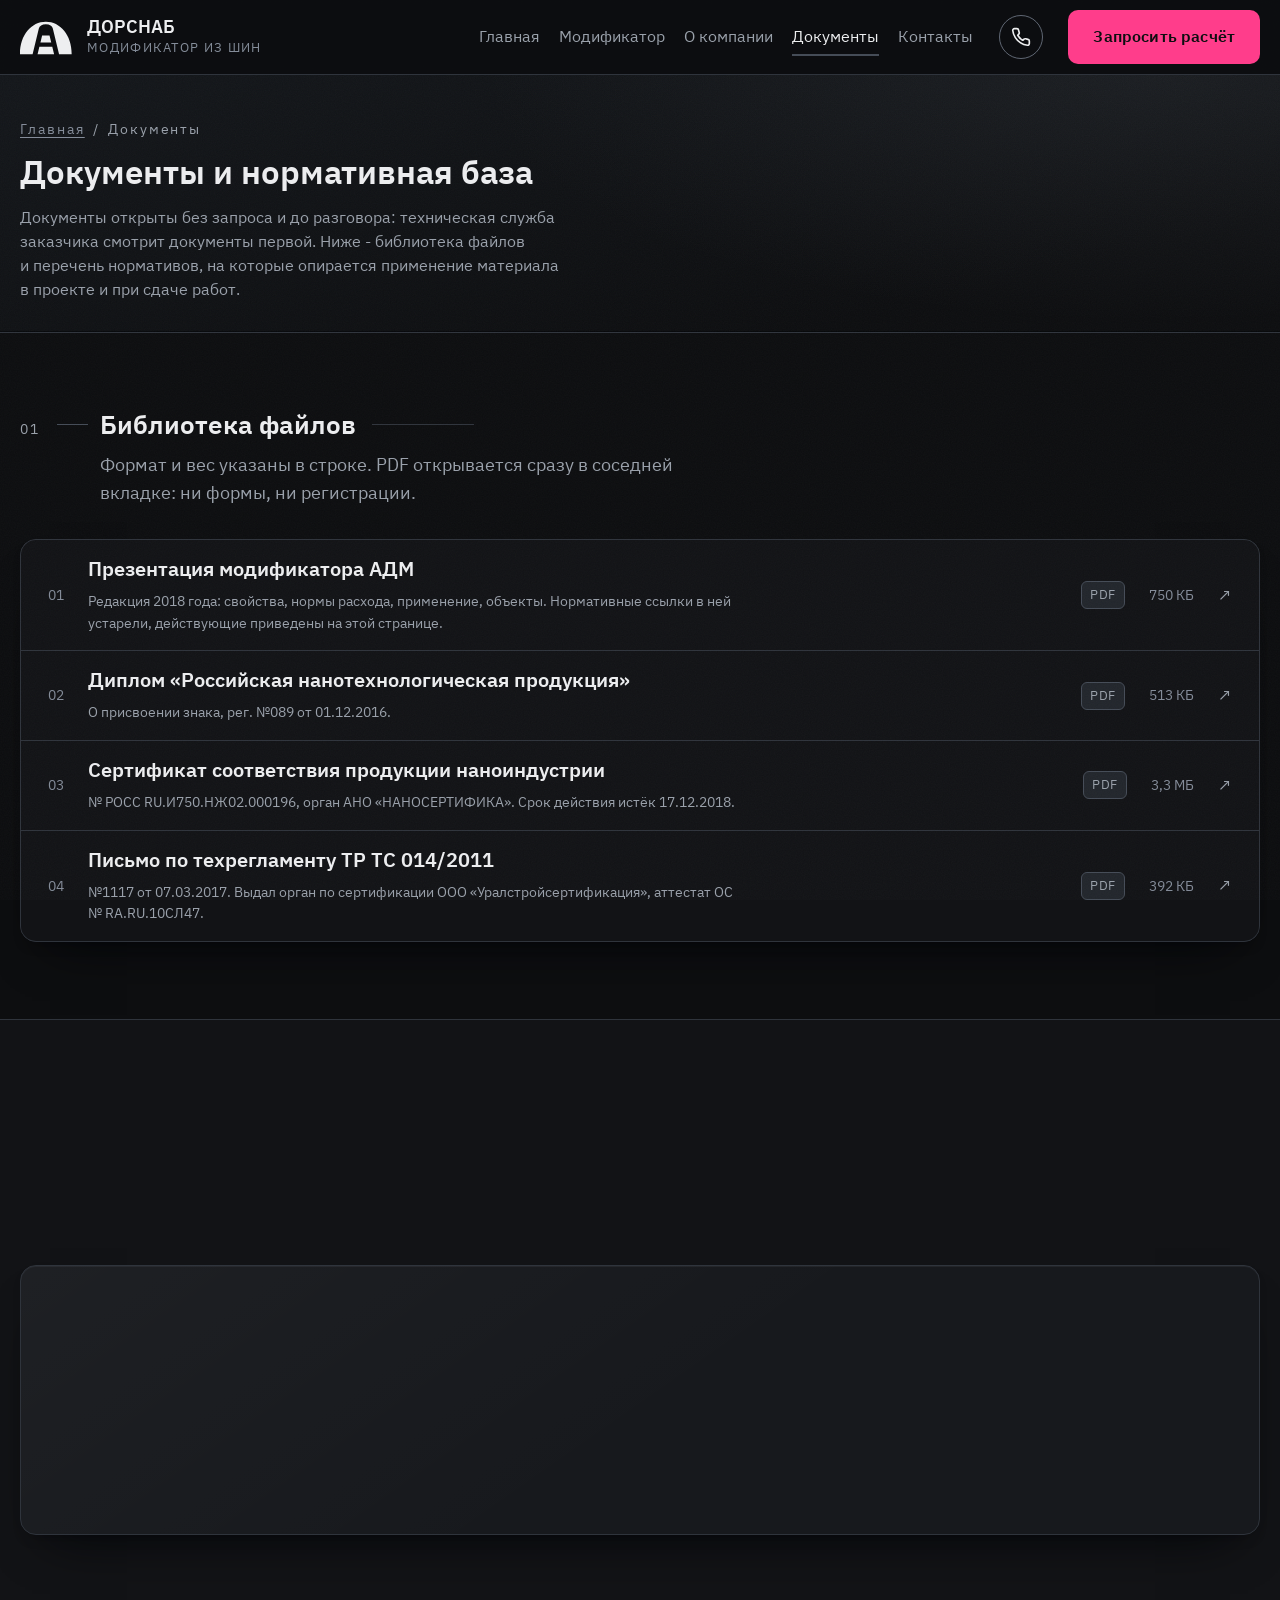
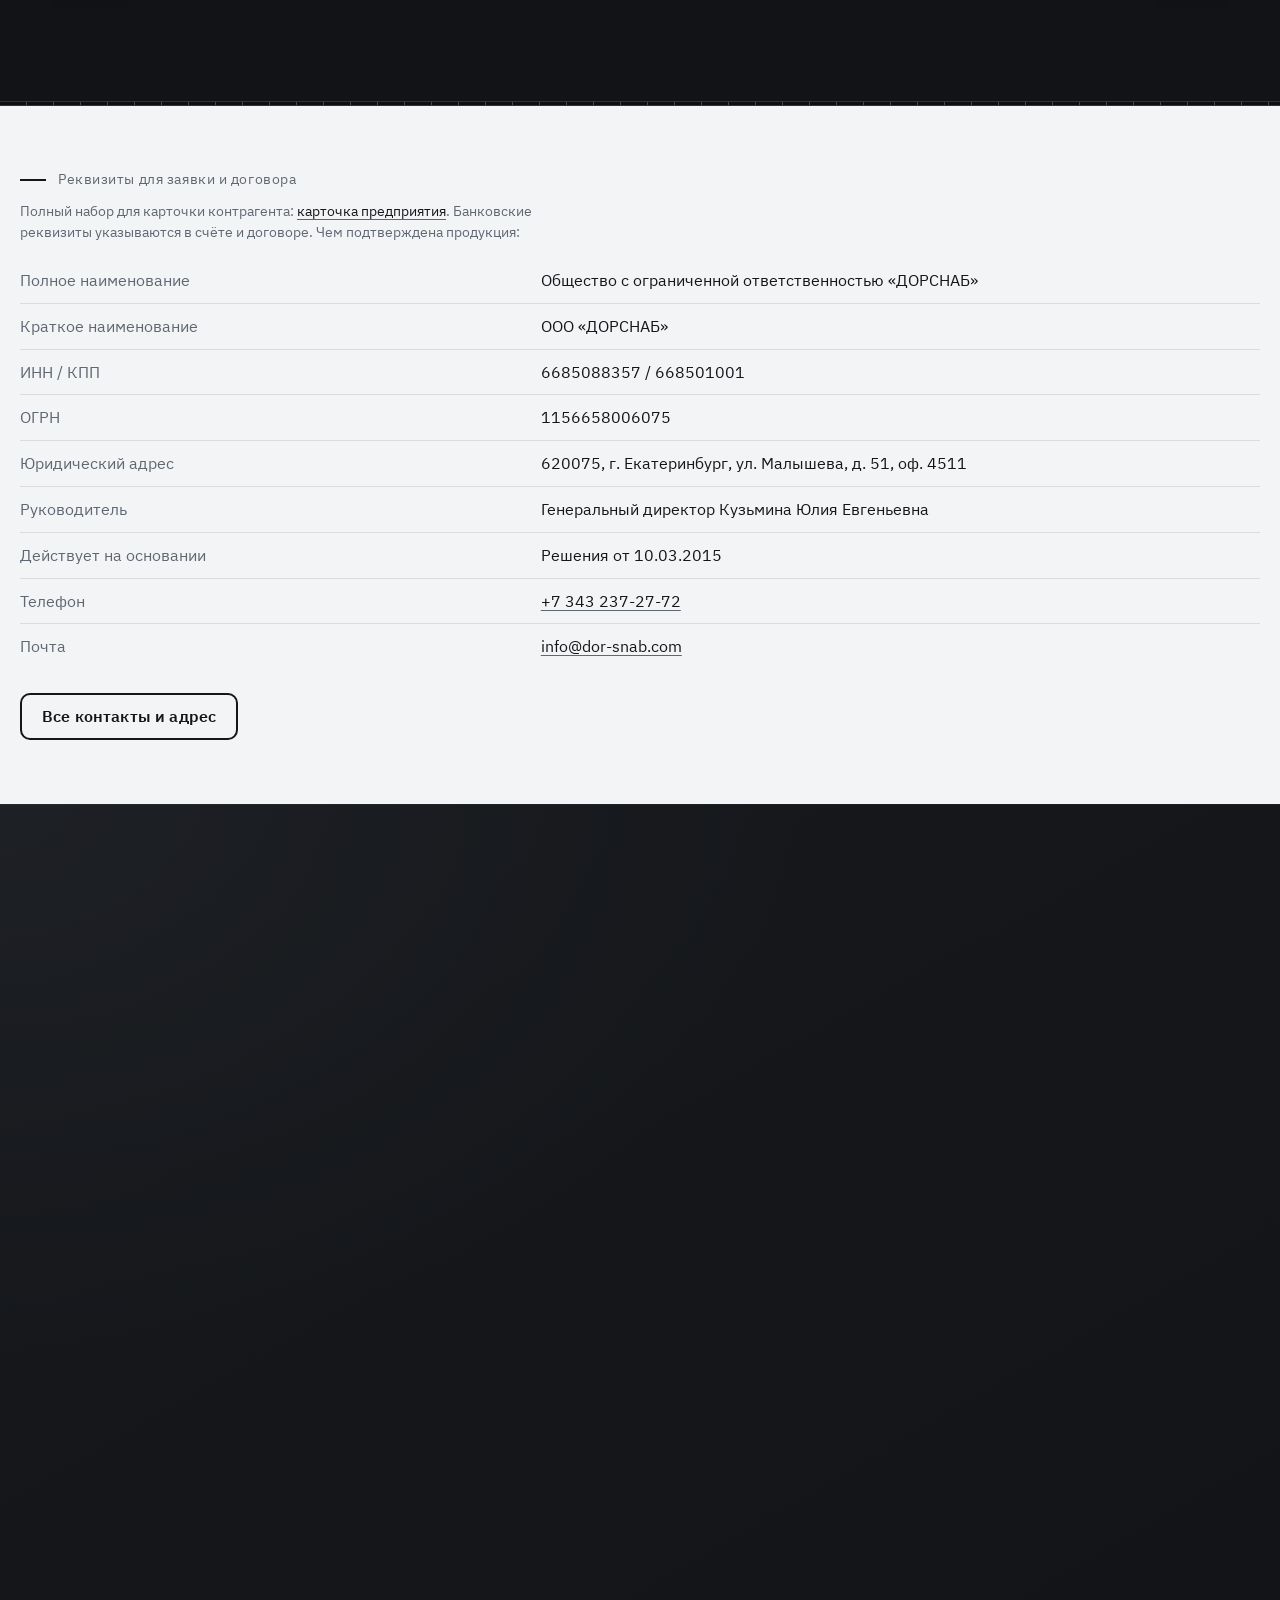
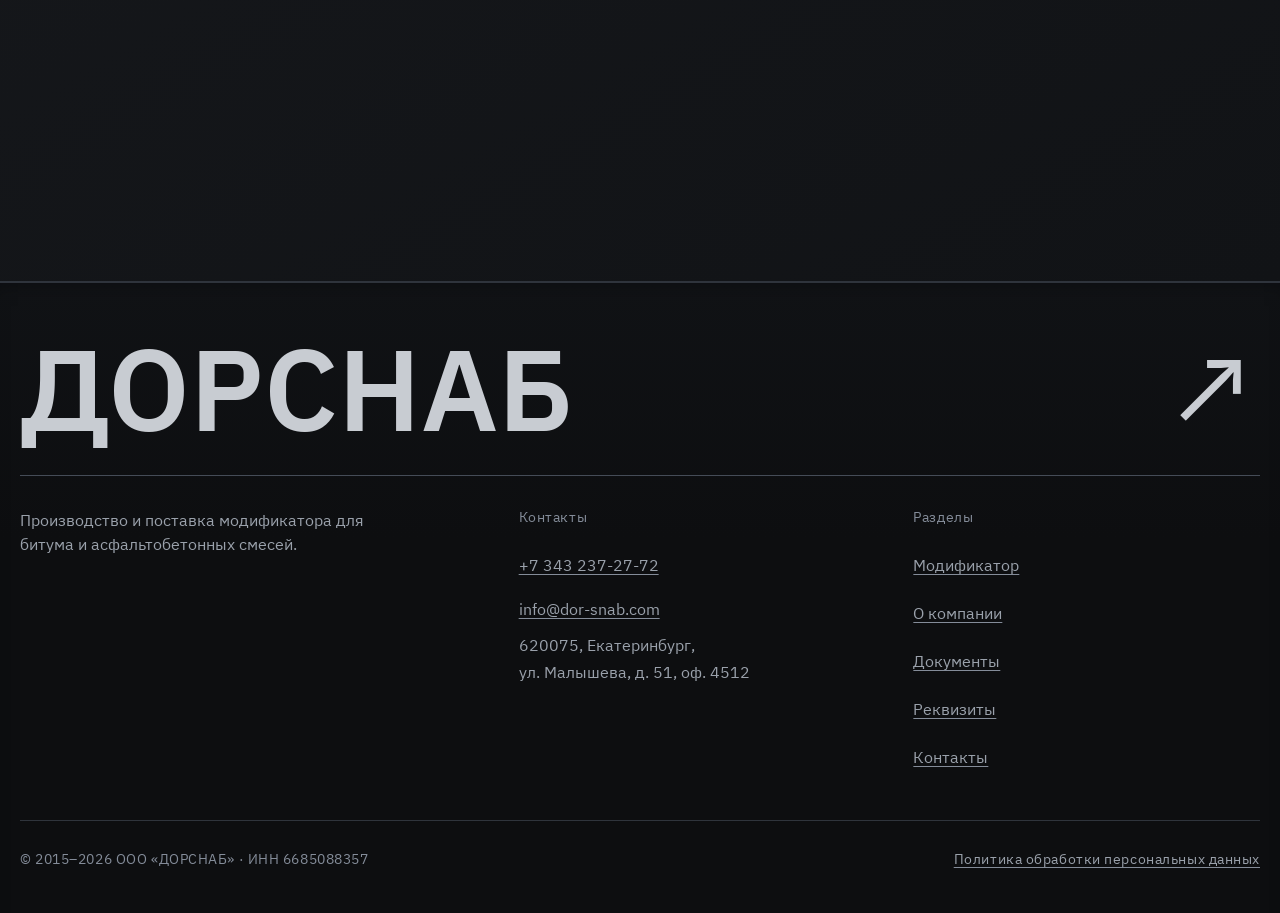
<file: sobytiya.html>
<!DOCTYPE html>
<html lang="ru"><head><meta charset="utf-8"><meta name="viewport" content="width=device-width, initial-scale=1"><meta name="robots" content="noindex, nofollow"><meta http-equiv="refresh" content="0;url=dokumenty.html"><link rel="canonical" href="https://markmateriaai-crypto.github.io/dorsnab-preview/dokumenty.html"><title>Документы на модификатор | ДОРСНАБ</title><link rel="stylesheet" href="assets/css/style.css?v=20260917-modifier"></head><body><main class="section wrap"><h1>Документы на модификатор</h1><p><a href="dokumenty.html">Открыть страницу →</a></p></main></body></html>
</file>
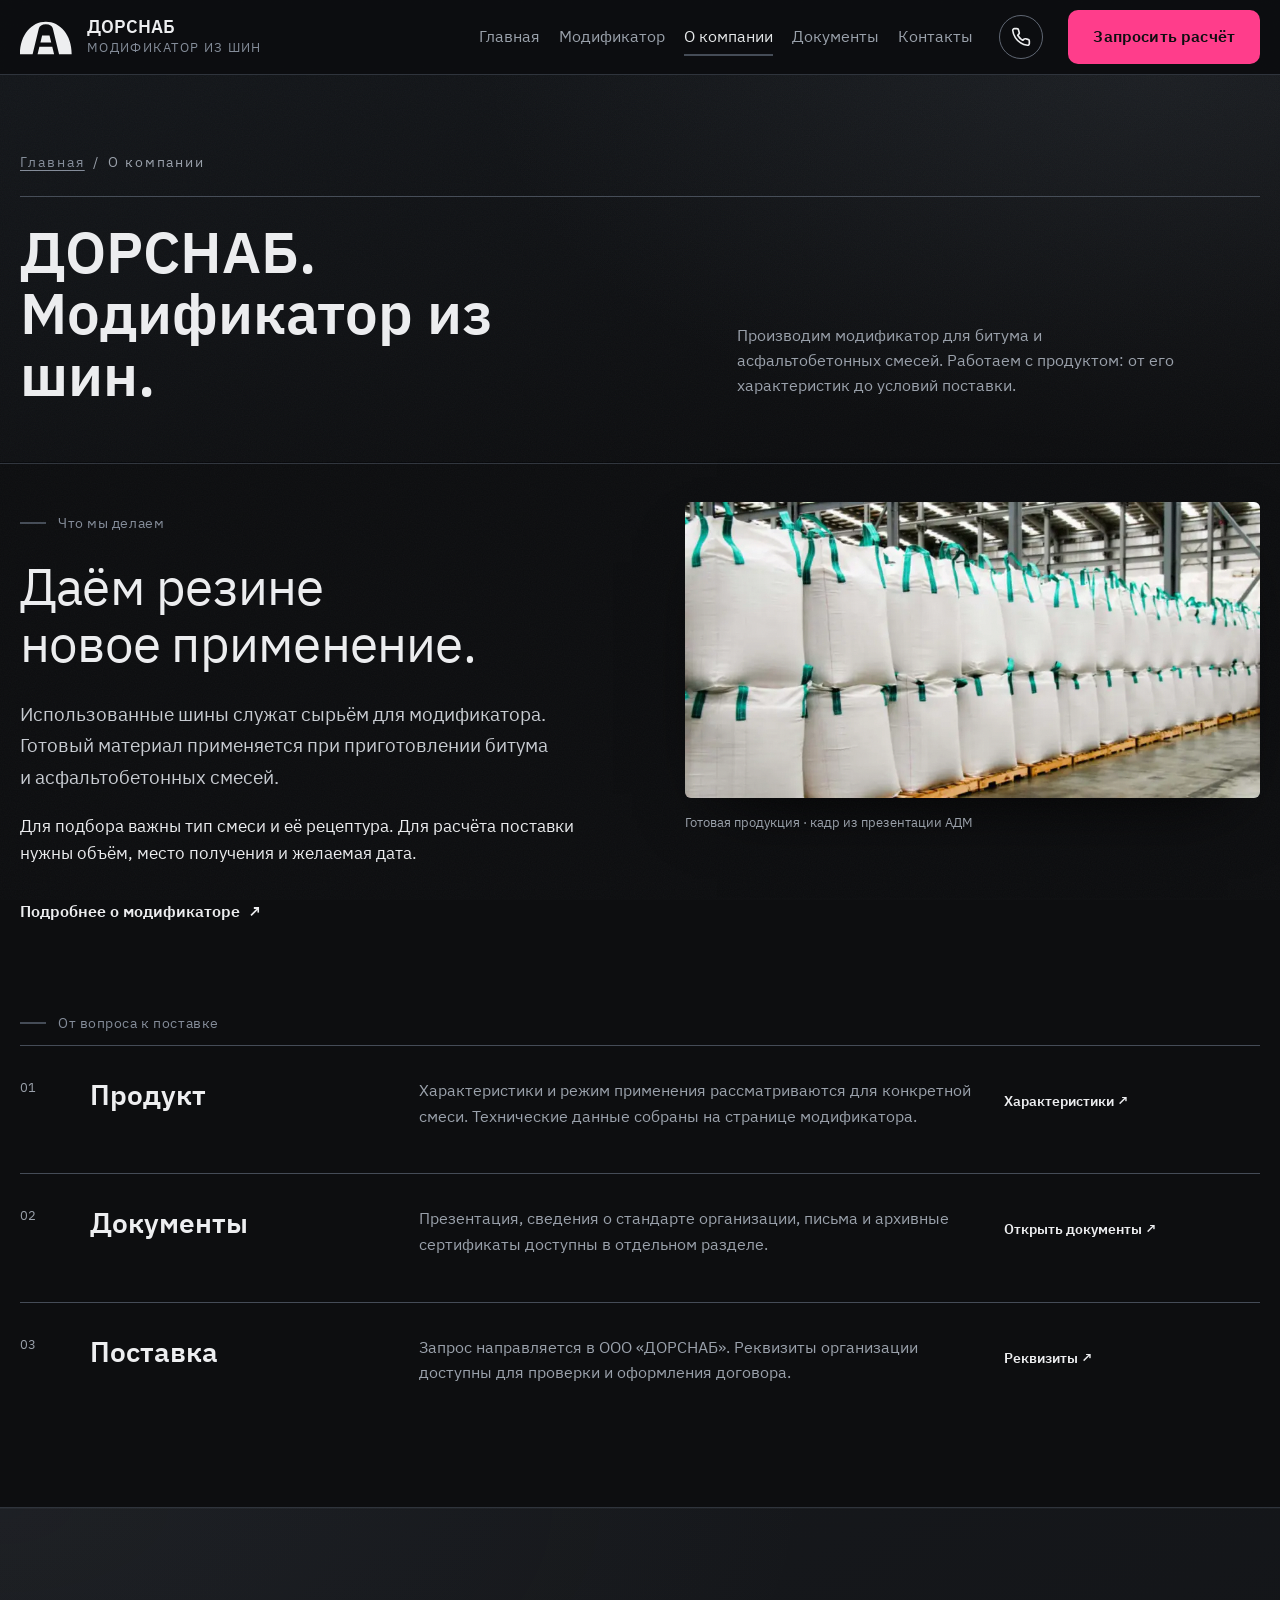
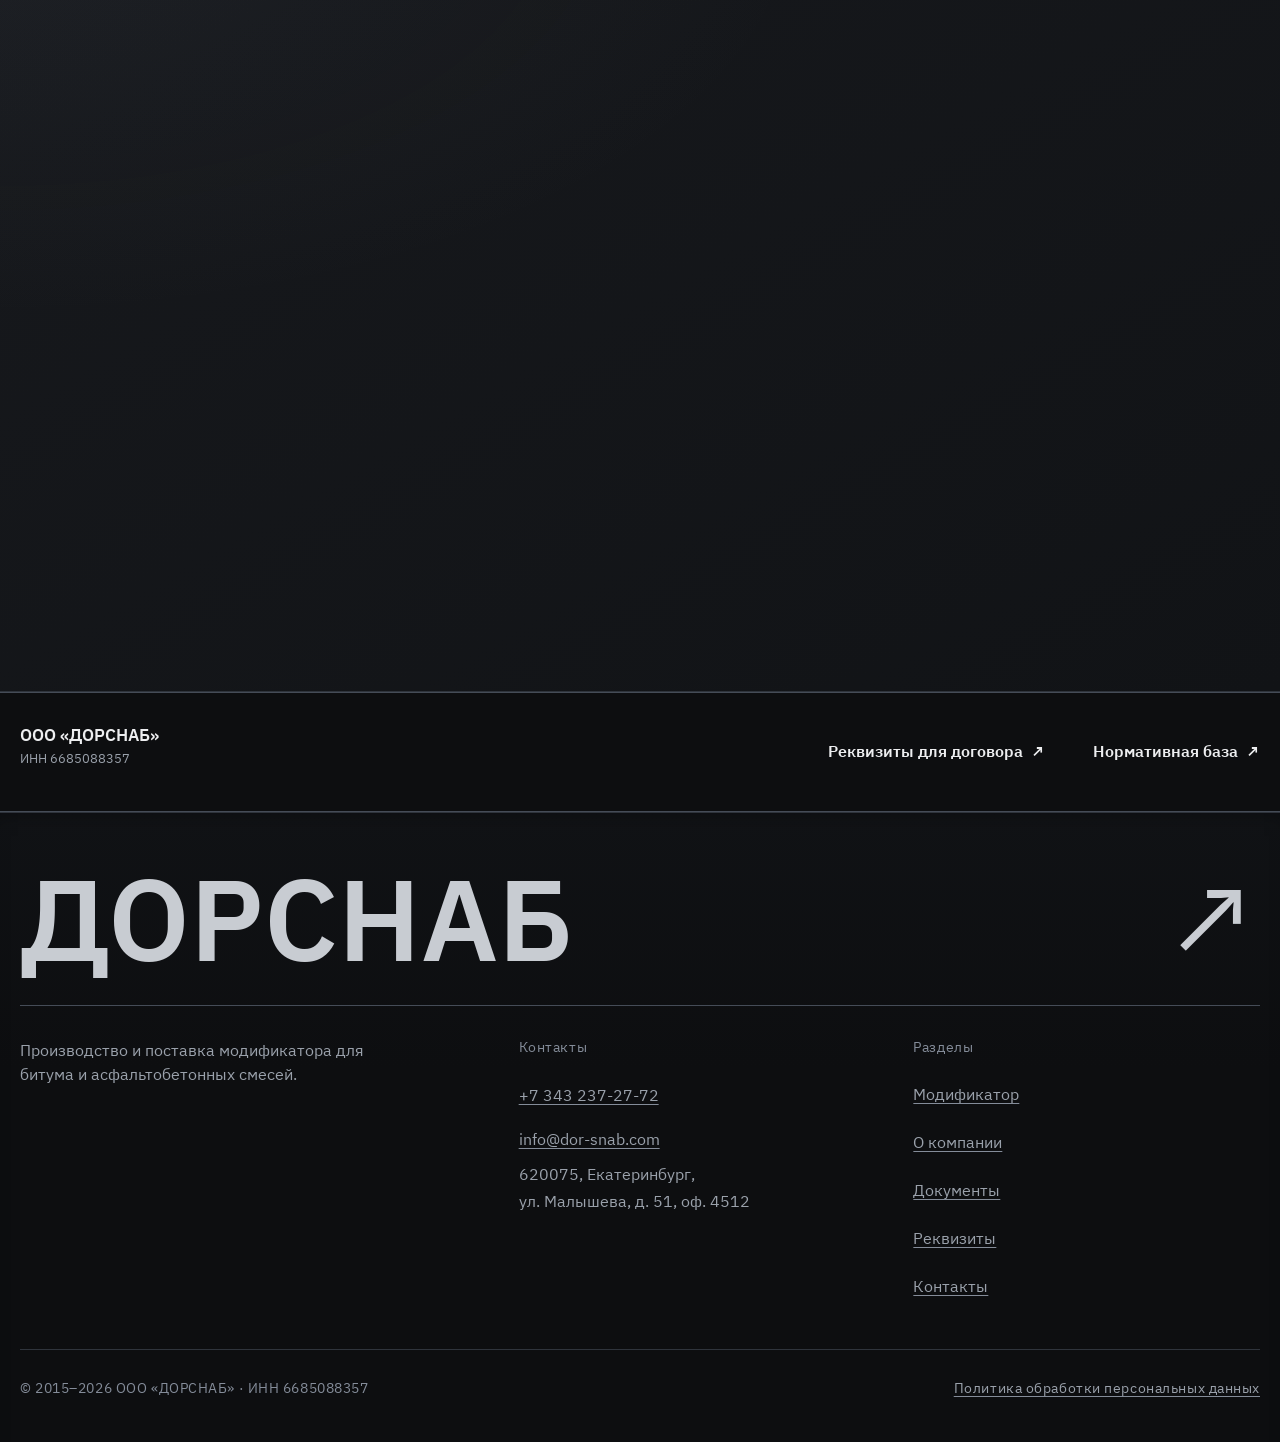
<file: uchastniki.html>
<!DOCTYPE html>
<html lang="ru"><head><meta charset="utf-8"><meta name="viewport" content="width=device-width, initial-scale=1"><meta name="robots" content="noindex, nofollow"><meta http-equiv="refresh" content="0;url=o-konsorciume.html"><link rel="canonical" href="https://markmateriaai-crypto.github.io/dorsnab-preview/o-konsorciume.html"><title>О компании | ДОРСНАБ</title><link rel="stylesheet" href="assets/css/style.css?v=20260917-modifier"></head><body><main class="section wrap"><h1>О компании</h1><p><a href="o-konsorciume.html">Открыть страницу →</a></p></main></body></html>
</file>
<file: assets/css/style.css>
@font-face { font-family: 'IBM Plex Sans'; font-style: normal; font-weight: 400; font-display: swap;
  src: url(../fonts/ibm-plex-sans-400-cyrillic.woff2) format('woff2');
  unicode-range: U+400-45F,U+462-463,U+46A-46B,U+472-475,U+490-4C2,U+4CF-4D9,U+4DC-4E9,U+4EE-4F9,U+524-525; }
@font-face { font-family: 'IBM Plex Sans'; font-style: normal; font-weight: 400; font-display: swap;
  src: url(../fonts/ibm-plex-sans-400-latin1.woff2) format('woff2');
  unicode-range: U+0,U+D,U+20-7E,U+A0-FF,U+131,U+152-153,U+2C6,U+2DA,U+2DC,U+2013-2014,U+2018-201A,U+201C-201E,U+2020-2022,U+2026,U+2030,U+2039-203A,U+2044,U+20AC,U+2122,U+2212,U+FB01-FB02; }
@font-face { font-family: 'IBM Plex Sans'; font-style: normal; font-weight: 600; font-display: swap;
  src: url(../fonts/ibm-plex-sans-600-cyrillic.woff2) format('woff2');
  unicode-range: U+400-45F,U+462-463,U+46A-46B,U+472-475,U+490-4C2,U+4CF-4D9,U+4DC-4E9,U+4EE-4F9,U+524-525; }
@font-face { font-family: 'IBM Plex Sans'; font-style: normal; font-weight: 600; font-display: swap;
  src: url(../fonts/ibm-plex-sans-600-latin1.woff2) format('woff2');
  unicode-range: U+0,U+D,U+20-7E,U+A0-FF,U+131,U+152-153,U+2C6,U+2DA,U+2DC,U+2013-2014,U+2018-201A,U+201C-201E,U+2020-2022,U+2026,U+2030,U+2039-203A,U+2044,U+20AC,U+2122,U+2212,U+FB01-FB02; }
@font-face { font-family: 'IBM Plex Sans'; font-style: normal; font-weight: 400; font-display: swap;
  src: url(../fonts/ibm-plex-sans-400-pi.woff2) format('woff2');
  unicode-range: U+E3F,U+2000-200D,U+2015,U+2028-2029,U+202F,U+2032-2033,U+2070,U+2074-2079,U+2080-2089,U+2113,U+2116,U+2126,U+212E,U+2150-2151,U+2153-215E,U+2190-2199,U+21A9-21AA,U+21B0-21B3,U+21B6-21B7,U+21BA-21BB,U+21C4,U+21C6,U+2202,U+2206,U+220F,U+2211,U+2215,U+221A,U+221E,U+222B,U+2248,U+2260,U+2264-2265,U+25CA,U+2713,U+274C,U+2B0E-2B11,U+ECE0,U+EFCC,U+FEFF,U+FFFD; }
@font-face { font-family: 'IBM Plex Sans'; font-style: normal; font-weight: 600; font-display: swap;
  src: url(../fonts/ibm-plex-sans-600-pi.woff2) format('woff2');
  unicode-range: U+E3F,U+2000-200D,U+2015,U+2028-2029,U+202F,U+2032-2033,U+2070,U+2074-2079,U+2080-2089,U+2113,U+2116,U+2126,U+212E,U+2150-2151,U+2153-215E,U+2190-2199,U+21A9-21AA,U+21B0-21B3,U+21B6-21B7,U+21BA-21BB,U+21C4,U+21C6,U+2202,U+2206,U+220F,U+2211,U+2215,U+221A,U+221E,U+222B,U+2248,U+2260,U+2264-2265,U+25CA,U+2713,U+274C,U+2B0E-2B11,U+ECE0,U+EFCC,U+FEFF,U+FFFD; }

:root {

  --asphalt-900: #0d0e10;
  --asphalt-850: #121316;
  --asphalt-800: #17191d;
  --asphalt-700: #1e2126;
  --asphalt-650: #22262c;
  --asphalt-600: #282c33;

  --line:        #2f343c;

  --line-strong: #454c57;
  --line-input:  #606774;

  --text:        #edeef0;
  --text-dim:    #9aa1ab;

  --text-quiet:  #848c99;
  --concrete:    #c8ccd2;

  --pink:        #ff3d8b;

  --pink-hover:  #ff69a5;
  --pink-deep:   #d81f6b;
  --pink-glow:   rgba(255, 61, 139, .16);

  --paper:        #f3f4f6;
  --paper-nested: #e6e8ec;
  --paper-line:   #d9dce1;
  --paper-dim:    #5f6773;
  --ink:          #14161a;

  --t-mark:  13px;
  --t-sluzh: 14px;
  --t-vspom: 14px;
  --t-vtor:  16px;
  --t-korp:  17px;
  --t-karta: 19px;

  --f-display: 'IBM Plex Sans', Arial, sans-serif;
  --f-text:    'IBM Plex Sans', Arial, sans-serif;
  --f-label:   var(--f-text);

  --s-05: 2px;
  --s-1:  4px;
  --s-15: 6px;
  --s-2:  8px;
  --s-25: 10px;
  --s-3:  12px;
  --s-4:  16px;
  --s-5:  24px;
  --s-6:  32px;
  --s-7:  48px;
  --s-8:  64px;

  --gap:           clamp(1rem, 2.2vw, 1.75rem);
  --pad-sec:       clamp(2.5rem, 6vw, 5rem);
  --pad-sec-tight: clamp(2rem, 4vw, 3rem);

  --pad-sec-wide:  clamp(3.25rem, 7.5vw, 7rem);
  --wrap:          1320px;

  --wrap-wide:     1560px;

  --r-1:     6px;
  --r-2:    10px;
  --r-3:    16px;
  --r-4:    22px;
  --r-full: 999px;

  --okno-bg:     var(--asphalt-850);
  --okno-fill:   linear-gradient(180deg, rgba(255,255,255,.030), rgba(255,255,255,0) 46%);
  --okno-shadow: inset 0 1px 0 rgba(255,255,255,.045),
                 0 20px 44px -30px rgba(0,0,0,.92);
  --okno-shadow-up: inset 0 1px 0 rgba(255,255,255,.07),
                 0 24px 52px -26px rgba(0,0,0,.95);

  --okno-hover:  var(--asphalt-650);

  --gs-ink:   rgba(154, 161, 171, .26);
  --gs-ink-2: rgba(154, 161, 171, .16);
  --gs-knot:  rgba(200, 204, 210, .30);

  --gs-hatch:   repeating-linear-gradient(45deg, var(--gs-ink) 0 1px, transparent 1px 7px);
  --gs-hatch-w: repeating-linear-gradient(45deg, var(--gs-ink) 0 1px, transparent 1px 13px);

  --ease: cubic-bezier(.22, .61, .36, 1);
}

*, *::before, *::after { box-sizing: border-box; }

html { scroll-behavior: smooth; scroll-padding-top: 104px; -webkit-text-size-adjust: 100%; }

[id] { scroll-margin-top: 104px; }

body { margin: 0; background: var(--asphalt-900); color: var(--text); font-family: var(--f-text); font-size: var(--t-korp); line-height: 1.6; font-weight: 400; overflow-x: hidden; -webkit-font-smoothing: antialiased; font-synthesis: none; }

img { max-width: 100%; display: block; }
a   { color: inherit; text-decoration: none; }
button { font: inherit; }

h1, h2, h3, h4 { font-family: var(--f-display); font-weight: 600; line-height: 1.12; letter-spacing: 0; margin: 0; hyphenate-limit-chars: 8 4 3; }

h1, h2 { text-wrap: balance; }

b, strong { font-weight: 600; }

p { margin: 0 0 var(--s-3); text-wrap: pretty; }
p:last-child { margin-bottom: 0; }

::selection { background: var(--asphalt-600); color: var(--text); }

:focus-visible { outline: 2px solid var(--pink); outline-offset: 3px; }

.skip { position: absolute; left: -9999px; top: 0; z-index: 200; background: var(--pink); color: var(--asphalt-900); font-weight: 600; font-size: var(--t-vtor); padding: 12px 20px; border-radius: var(--r-2); }
.skip:focus-visible { left: var(--s-4); top: var(--s-4); outline-color: var(--text); }

main[tabindex]:focus { outline: none; }
main[tabindex]:focus-visible { outline: 2px solid var(--pink); outline-offset: -4px; }

body::after {
  content: '';
  position: fixed;
  inset: 0;
  pointer-events: none;
  z-index: 5;
  opacity: .035;
  background-image: url("data:image/svg+xml,%3Csvg xmlns='http://www.w3.org/2000/svg' width='140' height='140'%3E%3Cfilter id='n'%3E%3CfeTurbulence type='fractalNoise' baseFrequency='.85' numOctaves='3'/%3E%3C/filter%3E%3Crect width='100%25' height='100%25' filter='url(%23n)'/%3E%3C/svg%3E");
}

.eyebrow, .norms-t, .foot h3, .card h3, .contact-cell .k, .field label{
  font-family: var(--f-label); font-weight: 400; font-size: var(--t-sluzh); line-height: 1.4;
  letter-spacing: .04em; color: var(--text-quiet);
}

.doc-type, .mark-plant, .shot figcaption {
  font-family: var(--f-label); font-weight: 400; font-size: var(--t-mark); line-height: 1.4;
  letter-spacing: .04em; color: var(--text-quiet);
}
.doc-size, .road-km, .list-num, .list-meta, .foot-bottom {
  font-family: var(--f-label); font-size: var(--t-sluzh); line-height: 1.45; color: var(--text-quiet);
}
.top-phone, .prop-val, .chip,
.req-table td.mono, .dtable td.num {
  font-family: var(--f-label); font-size: var(--t-vtor); letter-spacing: 0;
}
.sec-num, .crumbs {
  font-family: var(--f-label); font-size: var(--t-sluzh); line-height: 1.45; letter-spacing: .14em;
}

.wrap { width: min(100% - 2.5rem, var(--wrap)); margin-inline: auto; }

.wrap-wide { width: min(100% - 2.5rem, max(100% - 5rem, var(--wrap)), var(--wrap-wide)); margin-inline: auto; }

.section { padding-block: var(--pad-sec); position: relative; }

.sec-pt-tight { padding-top: var(--pad-sec-tight); }
.sec-pb-tight { padding-bottom: var(--pad-sec-tight); }
.sec-pt-wide  { padding-top: var(--pad-sec-wide); }
.sec-pb-wide  { padding-bottom: var(--pad-sec-wide); }

.section.alt { background: var(--asphalt-850); border-block: 1px solid var(--line); }

.section.alt, .request, .facts, .mission { --okno-bg: var(--asphalt-800); --okno-hover: var(--asphalt-600); }

.sec-head { display: grid; grid-template-columns: 3.5rem minmax(0, 1fr); column-gap: clamp(1rem, 2vw, 1.5rem); row-gap: var(--s-3); align-items: baseline; margin-bottom: var(--s-6); }

.sec-head > .sec-title, .sec-head > .sec-lead,
.sec-head > .hero-cta, .sec-head > .sec-more { grid-column: 2; }

.sec-num { color: var(--text-dim); white-space: nowrap; }

.sec-title { font-size: clamp(1.6rem, 3.3vw, 2.55rem); line-height: 1.12; flex: 1 1 20ch; min-width: 0; hyphens: auto; }

h1, h2, h3, h4,
.sec-title, .page-head h1, .mission-t { overflow-wrap: break-word; min-width: 0; }

h2, h3, h4 { hyphens: auto; }

.sec-lead { color: var(--text-dim); max-width: 33.5em; font-size: clamp(1rem, 1.6vw, 1.125rem); line-height: 1.55; }

.eyebrow {
  display: flex;
  align-items: center;
  gap: var(--s-3);
  flex-wrap: wrap;
}

.eyebrow::before { content: ''; width: 26px; height: 2px; background: var(--line-strong); flex: none; }

.sec-head--split {
  grid-template-columns: minmax(0, 1fr) minmax(0, 420px);
  column-gap: clamp(1.5rem, 4vw, 3.5rem);
  row-gap: var(--s-4);
  align-items: end;
  border-bottom: 1px solid var(--line);
  padding-bottom: var(--s-5);
}
.sec-head--split > .sec-num  { grid-column: 1; grid-row: 1; align-self: end; }

.sec-head--split > .sec-title { grid-column: 1; grid-row: 2; font-size: clamp(1.9rem, 3.3vw, 2.55rem); max-width: 17ch; }

.sec-head--split > .sec-lead { grid-column: 2; grid-row: 2; max-width: 46ch; font-size: var(--t-vtor); line-height: 1.5; }

.sec-num--big {
  font-family: var(--f-display); font-weight: 600;
  font-size: clamp(2.25rem, 4.6vw, 4.5rem);
  line-height: .85; letter-spacing: 0;
  color: var(--line-input);
}

.sec-head--right { grid-template-columns: minmax(0, 420px) minmax(0, 1fr); }
.sec-head--right > .sec-num   { grid-column: 2; }
.sec-head--right > .sec-title { grid-column: 2; }
.sec-head--right > .sec-lead  { grid-column: 1; grid-row: 2; }

.sec-head--center {
  grid-template-columns: minmax(0, 1fr);
  justify-items: center;
  text-align: center;
  row-gap: var(--s-4);
}

.sec-head--center > .sec-num,
.sec-head--center > .sec-title,
.sec-head--center > .sec-lead,
.sec-head--center > .hero-cta,
.sec-head--center > .sec-more { grid-column: 1; }
.sec-head--center > .sec-title { max-width: 20ch; }
.sec-head--center > .sec-lead  { max-width: 54ch; }

.sec-rubric-head {
  display: grid;
  justify-items: center;
  text-align: center;
  row-gap: var(--s-3);
  margin-bottom: var(--s-6);
}
.sec-rubric {
  font-family: var(--f-label); font-weight: 400;
  font-size: var(--t-vspom); line-height: 1.4; letter-spacing: .16em;
  text-transform: uppercase; color: var(--text-dim);
  display: flex; align-items: baseline; gap: var(--s-3); flex-wrap: wrap;
  justify-content: center;
}

.sec-rubric-head .sec-lead { max-width: 36.8em; font-size: var(--t-vtor); line-height: 1.55; }

.anchor-row {
  display: grid;
  grid-template-columns: minmax(0, 1fr) minmax(0, 520px);
  column-gap: clamp(1.5rem, 4vw, 3.5rem);
  align-items: end;
  padding-top: var(--s-7);
  border-top: 1px solid var(--line);
}
.anchor-num {
  display: grid;
  grid-template-columns: minmax(0, auto) minmax(0, 30ch);
  justify-content: start;
  column-gap: clamp(1.25rem, 2.5vw, 2.25rem);
  align-items: end;
}
.anchor-n {
  font-family: var(--f-display); font-weight: 600;

  font-size: clamp(min(4.5rem, 24vw), 11vw, 10.5rem);
  line-height: .82; letter-spacing: 0;
  color: var(--text);

  display: flex; align-items: baseline; gap: .12em; flex-wrap: wrap;
}
.anchor-n i {
  font-style: normal; font-family: var(--f-label); font-weight: 400;
  font-size: clamp(1rem, 1.6vw, 1.4rem); letter-spacing: .04em;
  color: var(--text-dim);
}
.anchor-l { color: var(--text-dim); font-size: var(--t-vtor); line-height: 1.5; margin: 0 0 .35em; }
.anchor-l b { color: var(--text); font-weight: 600; }

.photo-band {
  position: relative;
  margin: 0;
  border-block: 1px solid var(--line);
  background: var(--asphalt-850);
  overflow: hidden;
}
.photo-band img {
  display: block; width: 100%;
  height: clamp(220px, 32vw, 440px);
  object-fit: cover;
  filter: saturate(.72) contrast(1.06) brightness(.82);
}

.photo-band--arhiv img { filter: grayscale(1) contrast(1.12) brightness(.72); }

.photo-band::after {
  content: ''; position: absolute; inset: 0; pointer-events: none;
  background: linear-gradient(180deg, transparent 55%, rgba(13, 14, 16, .55));
}

.photo-band figcaption {
  position: absolute; bottom: 0; z-index: 1;
  right: max(1.25rem, calc((100% - var(--wrap)) / 2));
  padding: var(--s-3) var(--s-4);

  background: var(--asphalt-900);
  border-top: 1px solid var(--line);
  border-left: 1px solid var(--line);

  border-top-left-radius: var(--r-2);
  max-width: min(100% - 2.5rem, 33.5em);
  font-family: var(--f-label); font-size: var(--t-mark); line-height: 1.4;
  letter-spacing: .04em; color: var(--text-dim);
}
.photo-band figcaption b { color: var(--text); font-weight: 400; }

.chapter {
  display: grid;
  grid-template-columns: minmax(0, 320px) minmax(0, 1fr);
  gap: clamp(1.5rem, 5vw, 5rem);
  align-items: start;
}
.chapter-head { position: sticky; top: 98px; align-self: start; display: grid; row-gap: var(--s-4); }
.chapter-head .sec-lead { max-width: none; font-size: var(--t-vtor); line-height: 1.55; }
.chapter-head .sec-more { margin-top: var(--s-2); }

.top { position: sticky; top: 0; z-index: 100; background: rgba(13, 14, 16, .82); -webkit-backdrop-filter: blur(14px); backdrop-filter: blur(14px); border-bottom: 1px solid var(--line); }

.top-in { display: flex; align-items: center; gap: clamp(.75rem, 2vw, 2rem); min-height: 74px; }

.brand { display: flex; align-items: center; gap: var(--s-3); flex: 0 1 auto; min-width: 0; }
.brand img { height: 34px; width: auto; }
.brand svg { height: 36px; width: auto; flex: none; color: var(--text); transition: color .3s var(--ease); }
.brand:hover svg,
.brand:focus-visible svg { color: var(--pink); }

.brand-text { display: flex; flex-direction: column; line-height: 1; min-width: 0; }
.brand-name { font-family: var(--f-display); font-weight: 600; font-size: 1.125rem; letter-spacing: 0; }

.brand-sub { font-family: var(--f-label); font-size: var(--t-mark); line-height: 1.3; letter-spacing: .1em; color: var(--text-quiet); text-transform: uppercase; margin-top: var(--s-1); white-space: nowrap; }

.nav { display: flex; gap: clamp(.7rem, 1.5vw, 1.5rem); margin-left: auto; }

.nav a { font-size: var(--t-vtor); color: var(--text-dim); padding: var(--s-15) 0; position: relative; transition: color .2s var(--ease); white-space: nowrap; }

.nav a::after { content: ''; position: absolute; left: 0; right: 0; bottom: 0; height: 2px; background: var(--pink); transform: scaleX(0); transform-origin: left; transition: transform .3s var(--ease); }
.nav a:hover,
.nav a:focus-visible { color: var(--text); }

.nav a:hover::after,
.nav a:focus-visible::after { transform: scaleX(1); }

.nav a[aria-current='page'] { color: var(--text); }
.nav a[aria-current='page']::after { transform: scaleX(1); background: var(--line-strong); }
.nav a[aria-current='page']:hover::after,
.nav a[aria-current='page']:focus-visible::after { background: var(--pink); }

.top-phone { display: inline-flex; align-items: center; gap: var(--s-2); min-height: 44px; font-family: var(--f-label); font-size: var(--t-vtor); letter-spacing: .01em; color: var(--text); white-space: nowrap; transition: color .2s var(--ease); }
.top-phone-i { flex: none; }
.top-phone:hover,
.top-phone:focus-visible { color: var(--pink); }

.top-cta { flex: none; padding: .6rem 1.15rem; font-size: var(--t-vtor); min-height: 44px; }

.burger { display: none; background: none; border: 1px solid var(--line-input); color: var(--text); width: 44px; height: 44px; border-radius: var(--r-full); cursor: pointer; margin-left: auto; position: relative; }
.burger:hover,
.burger:focus-visible { border-color: var(--text-dim); }
.burger span,
.burger span::before,
.burger span::after { content: ''; position: absolute; left: 50%; width: 18px; height: 2px; background: currentColor; transform: translateX(-50%); transition: transform .3s var(--ease), opacity .2s; }
.burger span { top: 50%; margin-top: -1px; }
.burger span::before { top: -6px; left: 0; transform: none; }
.burger span::after  { top:  6px; left: 0; transform: none; }
.burger[aria-expanded='true'] span { background: transparent; }
.burger[aria-expanded='true'] span::before { transform: translateY(6px) rotate(45deg); }
.burger[aria-expanded='true'] span::after  { transform: translateY(-6px) rotate(-45deg); }

.btn {
  display: inline-flex;
  align-items: center;
  justify-content: center;
  gap: var(--s-25);
  padding: var(--s-4) var(--s-5);
  min-height: 48px;
  font-family: var(--f-text);
  font-weight: 600;
  font-size: var(--t-vtor);
  line-height: 1.2;
  letter-spacing: .01em;
  border: 1px solid transparent;
  border-radius: var(--r-2);
  cursor: pointer;
  text-align: center;
  transition: transform .18s var(--ease), background .25s, color .25s,
              border-color .25s, box-shadow .25s;
}
.btn:active { transform: translateY(1px); }

.btn-pink { background: var(--pink); color: var(--asphalt-900); box-shadow: 0 0 0 0 var(--pink-glow); }
.btn-pink:hover,
.btn-pink:focus-visible {
  background: var(--pink-hover);
  box-shadow: 0 12px 32px -12px var(--pink);
}
.btn-pink:active { background: var(--pink); }

.btn-ghost { border-color: var(--line-input); color: var(--text); background: transparent; }
.btn-ghost:hover,
.btn-ghost:focus-visible { border-color: var(--pink); color: var(--pink); }

.btn[disabled],
.btn[aria-disabled='true'] { background: var(--asphalt-850); color: var(--text-quiet); border-color: var(--line); box-shadow: none; cursor: not-allowed; transform: none; }
.btn-ghost[disabled],
.btn-ghost[aria-disabled='true'] { background: transparent; }

.btn-line {
  display: inline-flex;
  align-items: center;
  gap: .5rem;
  min-height: 44px;
  padding: 12px 0;
  background: none;
  border: 0;
  color: var(--text);
  font-weight: 600;
  font-size: var(--t-vtor);
  cursor: pointer;
  transition: color .25s var(--ease), transform .18s var(--ease);
}
.btn-line .arw { color: var(--text-dim); transition: transform .25s var(--ease), color .25s; }
.btn-line:hover,
.btn-line:focus-visible { color: var(--pink); }
.btn-line:hover .arw,
.btn-line:focus-visible .arw { color: var(--pink); transform: translateX(5px); }
.btn-line:active { transform: translateY(1px); }

.btn:active, .btn-line:active { transition-duration: 0s; }
.doc:active, .nav a:active, .top-phone:active,
.foot a:active, .burger:active{ opacity: .72; transition-duration: 0s; }
.btn-line[aria-disabled='true'] { color: var(--text-quiet); cursor: not-allowed; }
.btn-line[aria-disabled='true'] .arw { display: none; }

.hero { position: relative; padding-top: clamp(2.5rem, 6vw, 5rem); padding-bottom: 0; overflow: hidden; isolation: isolate; }

.hero::before {
  content: '';
  position: absolute;
  inset: -20% -10% auto -10%;
  height: 120%;
  background:
    radial-gradient(70% 55% at 18% 8%, rgba(120,140,170,.10), transparent 62%),
    radial-gradient(50% 40% at 88% 20%, rgba(120,140,170,.08), transparent 70%);
  pointer-events: none;
}

.hero::after {
  content: '';
  position: absolute;
  inset: 0;
  z-index: -1;
  background: url(../img/hero-razmetka.webp) 97% center / 150% auto no-repeat;
  opacity: .44;
  filter: saturate(.55) brightness(.86) contrast(1.06);
  -webkit-mask-image: linear-gradient(100deg, transparent 24%, rgba(0,0,0,.5) 58%, #000 86%);
          mask-image: linear-gradient(100deg, transparent 24%, rgba(0,0,0,.5) 58%, #000 86%);
  pointer-events: none;
}

@media (max-width: 860px) {

  .hero::after { opacity: .26; background-image: url(../img/hero-razmetka-900.webp); }
}

.hero-grid { display: grid; grid-template-columns: minmax(0, 1.08fr) minmax(0, .92fr); gap: clamp(2rem, 5vw, 4.5rem); align-items: center; position: relative; z-index: 1; }

.hero h1 { font-size: clamp(1.95rem, 4vw, 3.2rem); margin: 1.5rem 0 0; line-height: 1.07; max-width: 19ch; }

.hero h1 em {
  font-style: normal;
  color: var(--asphalt-900);
  background: var(--concrete);
  padding: .04em .12em;
  border-radius: var(--r-1);
  -webkit-box-decoration-break: clone;
          box-decoration-break: clone;
}

.hero-lead { color: var(--text-dim); font-size: clamp(1rem, 1.6vw, 1.125rem); line-height: 1.55; max-width: 29.2em; margin-top: var(--s-5); }
.hero-lead b { color: var(--text); font-weight: 600; }

.hero-cta { display: flex; gap: var(--s-4); margin-top: var(--s-6); flex-wrap: wrap; }

.hero-mosaic { display: grid; grid-template-columns: minmax(0, 1fr) minmax(0, 1fr); grid-template-rows: auto auto; gap: var(--s-25); min-width: 0; }

.shot { position: relative; overflow: hidden; border-radius: var(--r-3); border: 1px solid var(--line); background: var(--asphalt-800); aspect-ratio: 4 / 3; box-shadow: var(--okno-shadow); }

.hero-mosaic .shot:first-child { border-radius: var(--r-4); }
.hero-mosaic .shot:first-child { grid-column: 1 / -1; aspect-ratio: 16 / 9; }
.strip .shot:first-child { grid-column: 1 / -1; }

.mosaic-note {
  grid-column: 1 / -1; margin: 0;
  font-family: var(--f-label); font-size: var(--t-mark); line-height: 1.45;
  color: var(--text-quiet);
  max-width: 36.8em;
  background: var(--asphalt-900);
  padding: var(--s-2) var(--s-25);
  margin-left: calc(var(--s-25) * -1);
  border-radius: var(--r-1);
}

.shot--data { aspect-ratio: 16 / 9; margin: 0; }

.shot img { width: 100%; height: 100%; object-fit: cover; filter: saturate(.85) contrast(1.06) brightness(.86); }

.shot figcaption {
  position: absolute;
  left: 0; right: 0; bottom: 0;
  padding: var(--s-25) var(--s-4);
  font-family: var(--f-label);
  font-size: var(--t-mark);
  line-height: 1.35;
  letter-spacing: .04em;
  color: var(--concrete);
  background: var(--asphalt-900);
  border-top: 1px solid var(--line);
  border-radius: 0 0 calc(var(--r-3) - 1px) calc(var(--r-3) - 1px);
}
.shot figcaption b { color: var(--text); font-weight: 400; }

.facts { border-block: 1px solid var(--line); background: var(--asphalt-850); margin-top: clamp(2.5rem, 5vw, 4rem); }

.facts-grid {
  display: grid;
  grid-template-columns: repeat(2, minmax(0, 1fr));
  gap: var(--s-3);
  max-width: 940px;
}

.fact {
  background-color: var(--okno-bg);
  background-image: var(--okno-fill);
  border: 1px solid var(--line);
  border-radius: var(--r-3);
  box-shadow: var(--okno-shadow);
  padding: clamp(1.25rem, 2.4vw, 1.9rem) clamp(1rem, 2vw, 1.6rem);
  display: grid;

  grid-template-columns: minmax(clamp(4rem, 14.5vw, 13rem), auto) minmax(0, 1fr);
  column-gap: clamp(1rem, 2vw, 1.5rem);
  align-items: baseline;
}

.fact-n { font-family: var(--f-display); font-weight: 600; font-size: clamp(1.75rem, 3.4vw, 2.75rem); line-height: 1; letter-spacing: 0; color: var(--text); display: flex; align-items: baseline; gap: .22em; white-space: nowrap; flex-wrap: wrap; }

.fact-n i { font-style: normal; font-size: .42em; color: var(--text-dim); font-family: var(--f-label); font-weight: 400; letter-spacing: 0; }

.fact-n.is-empty { font-family: var(--f-text); font-weight: 400; font-size: clamp(1rem, 1.5vw, 1.15rem); letter-spacing: 0; line-height: 1.3; color: var(--text-quiet); }

.fact-l { font-size: var(--t-vtor); color: var(--text-dim); line-height: 1.4; max-width: 16.2em; }

.facts-src { margin: var(--s-4) 0 0; font-family: var(--f-label); font-size: var(--t-vspom); line-height: 1.45; letter-spacing: .04em; color: var(--text-quiet); max-width: 36.8em; }

.groups { display: grid; gap: 1px; background: var(--line); border-block: 1px solid var(--line); }

.groups > .photo-band { border-block: 0; }

.group {
  background: var(--asphalt-900);
  padding: clamp(2rem, 4vw, 3.4rem) 0;
  isolation: isolate;
}

.group-in { display: grid; grid-template-columns: 5.5rem minmax(0, 1fr) minmax(0, .82fr); gap: clamp(1.5rem, 3.5vw, 3rem); align-items: start; }

.group-num { position: relative; font-family: var(--f-display); font-weight: 600; font-size: clamp(1.6rem, 2.6vw, 2.1rem); color: var(--line-input); line-height: .9; letter-spacing: 0; }

.group[data-material] .group-num::before {
  content: '';
  position: absolute;
  z-index: -1;
  inset: -14px -18px -18px -12px;
  background: var(--mat) center / cover no-repeat;
  filter: grayscale(.3) brightness(.44) contrast(1.06);
  opacity: .85;
  border-radius: var(--r-3);
  -webkit-mask-image: radial-gradient(120% 100% at 22% 30%, #000 32%, transparent 78%);
          mask-image: radial-gradient(120% 100% at 22% 30%, #000 32%, transparent 78%);
}
.group[data-material='adm']      { --mat: url(../img/granula-adm.webp); }

.group > .wrap + .wrap { margin-top: var(--s-7); }
.group .list-rows + .eyebrow { margin-top: var(--s-7); }

.group h3 { font-size: clamp(1.3rem, 2.4vw, 2rem); line-height: 1.12; margin-bottom: var(--s-2); }
.group-use { color: var(--text-dim); font-size: var(--t-korp); line-height: 1.55; max-width: 28.1em; }

.group-h {
  display: grid;
  grid-template-columns: minmax(0, auto) minmax(var(--s-5), 1fr);
  align-items: center;
  column-gap: var(--s-4);
  font-family: var(--f-display); font-weight: 600;
  font-size: clamp(1.35rem, 2vw, 1.72rem);
  line-height: 1.14; letter-spacing: 0;
  color: var(--text);
  margin: var(--s-7) 0 var(--s-4);
}
.group-h::after { content: ''; height: 1px; background: var(--line); }

.group-use + .group-h { margin-top: var(--s-6); }

.spec { list-style: none; padding: 0; margin: var(--s-5) 0 0; border-top: 1px solid var(--line); }
.spec li { padding: var(--s-3) 0; font-size: var(--t-vtor); line-height: 1.4; letter-spacing: .011em; color: var(--text-dim); border-bottom: 1px solid var(--line); }
.spec li b { color: var(--text); font-weight: 600; }
.spec li .num { font-family: var(--f-label); color: var(--text); letter-spacing: 0; }
.spec li .is-empty { color: var(--text-quiet); }

.norms { border: 1px solid var(--line); border-radius: var(--r-3); padding: var(--s-5); background-color: var(--okno-bg); background-image: var(--okno-fill); box-shadow: var(--okno-shadow); position: sticky; top: 96px; }
.norms-t { margin-bottom: var(--s-4); }
.norms ul { list-style: none; margin: 0; padding: 0; display: grid; gap: var(--s-2); }
.norms li { font-family: var(--f-label); font-size: var(--t-sluzh); line-height: 1.45; color: var(--concrete); padding-left: var(--s-3); border-left: 2px solid var(--asphalt-600); }
.norms li .is-empty { color: var(--text-quiet); }
.norms .btn { width: 100%; margin-top: var(--s-5); }

.aud-grid { display: grid; grid-template-columns: repeat(3, minmax(0, 1fr)); gap: var(--gap); }

.aud {
  background-color: var(--okno-bg);
  background-image: var(--okno-fill);
  border: 1px solid var(--line);
  border-radius: var(--r-3);
  box-shadow: var(--okno-shadow);
  padding: clamp(1.5rem, 2.6vw, 2.1rem);
  position: relative;
  display: flex; flex-direction: column;
}

.aud h3 { font-size: var(--t-karta); line-height: 1.3; font-family: var(--f-text); font-weight: 600; letter-spacing: 0; margin-bottom: var(--s-2); }
.aud p { color: var(--text-dim); font-size: var(--t-vtor); line-height: 1.5; letter-spacing: .011em; }

.objects { border-block: 1px solid var(--line); }

.road-list { display: grid; max-width: 920px; }

.road { display: grid; grid-template-columns: minmax(190px, 300px) minmax(0, 1fr); gap: clamp(1rem, 3vw, 2.4rem); align-items: baseline; padding: var(--s-4) 0; border-bottom: 1px solid var(--line); }
.road:last-child { border-bottom: 0; }

.road-name { display: flex; flex-direction: column; gap: var(--s-1); }
.road-code { font-family: var(--f-display); font-weight: 600; font-size: var(--t-karta); line-height: 1.2; letter-spacing: 0; }
.road-place { font-size: var(--t-sluzh); line-height: 1.35; color: var(--text-quiet); }

.is-empty { color: var(--text-quiet); }

.road-km { display: flex; gap: var(--s-4); flex-wrap: wrap; justify-content: flex-end; }

.sec-more { margin-top: var(--s-6); }

.sec-note { margin-top: var(--s-5); font-size: var(--t-vspom); line-height: 1.55; color: var(--text-quiet); max-width: 36.8em; }

.sec-note a { color: var(--concrete); text-decoration: underline; text-decoration-color: var(--line-input); text-underline-offset: 3px; }
.sec-note a:hover, .sec-note a:focus-visible { color: var(--pink); text-decoration-color: var(--pink); }

.shot picture { display: contents; }

.vh { position: absolute; width: 1px; height: 1px; overflow: hidden; clip-path: inset(50%); white-space: nowrap; }

.trap { position: absolute; left: -9999px; width: 1px; height: 1px; overflow: hidden; }

.docs { display: grid; gap: 1px; background: var(--line); border: 1px solid var(--line); border-radius: var(--r-3); overflow: hidden; box-shadow: var(--okno-shadow); }

.doc { background: var(--asphalt-850); padding: var(--s-4) clamp(1rem, 2.5vw, 1.7rem); min-height: 56px; display: flex; align-items: center; gap: var(--s-5); transition: background .22s var(--ease), color .22s var(--ease), box-shadow .16s var(--ease); box-shadow: inset 0 0 0 0 var(--pink); }

a.doc:hover, a.doc:focus-visible { background: var(--asphalt-650); box-shadow: inset 3px 0 0 0 var(--pink); }
a.doc:hover .doc-size, a.doc:focus-visible .doc-size { color: var(--text-dim); }

.doc.is-off { background: var(--asphalt-900); color: var(--text-quiet); }
.doc.is-off .doc-name { color: var(--text-quiet); }
.doc:focus-visible { outline: 2px solid var(--pink); outline-offset: -2px; }

.doc-type {
  color: var(--text-dim);
  background: var(--asphalt-650);
  border: 1px solid var(--line-strong);
  padding: var(--s-1) var(--s-2);
  border-radius: var(--r-1);
  flex: none;
}
.doc-name { flex: 1; font-size: var(--t-vtor); line-height: 1.4; }
.doc-size { flex: none; }
.doc-dl { color: var(--text-dim); transition: color .25s, transform .25s; flex: none; }
a.doc:hover .doc-dl,
a.doc:focus-visible .doc-dl { color: var(--pink); transform: translateY(2px); }
.doc[aria-disabled='true'] { color: var(--text-dim); pointer-events: none; }
.doc[aria-disabled='true'] .doc-dl { display: none; }

.request { background: var(--asphalt-850); border-block: 1px solid var(--line); }

.req-grid { display: grid; grid-template-columns: minmax(0, .85fr) minmax(0, 1.15fr); gap: clamp(2rem, 5vw, 4rem); align-items: start; }

.req-gets { list-style: none; padding: 0; margin: var(--s-5) 0 0; display: grid; gap: var(--s-3); }
.req-gets li { position: relative; padding-left: 30px; min-height: 22px; display: flex; align-items: center; font-size: var(--t-vtor); line-height: 1.45; color: var(--text-dim); }

.req-gets svg { position: absolute; left: 0; top: 50%; transform: translateY(-50%); color: var(--text-dim); }

form { display: grid; gap: var(--s-4); }
.f-row { display: grid; grid-template-columns: minmax(0, 1fr) minmax(0, 1fr); gap: var(--s-4); }

.field { display: flex; flex-direction: column; gap: var(--s-15); }
.field input,
.field textarea {
  font-family: var(--f-text);
  font-size: var(--t-vtor);
  line-height: 1.5;
  letter-spacing: .01em;
  color: var(--text);
  background: var(--asphalt-900);
  border: 1px solid var(--line-input);
  border-radius: var(--r-2);
  padding: 13px var(--s-4);
  min-height: 48px;
  transition: border-color .2s, background .25s;
}
.field input:hover,
.field textarea:hover { border-color: var(--text-quiet); }

.field input:focus,
.field textarea:focus { border-color: var(--pink); background: var(--asphalt-650); }
.field input[aria-invalid='true'],
.field textarea[aria-invalid='true'] { border-color: var(--pink-deep); }
.field textarea { resize: vertical; min-height: 104px; }
.field-hint { font-size: var(--t-sluzh); line-height: 1.33; color: var(--text-quiet); }

.field:focus-within label { color: var(--text-dim); }

.req { color: var(--text); }
.req-note { font-size: var(--t-sluzh); line-height: 1.4; color: var(--text-quiet); margin: 0 0 var(--s-1); }

.field-err { margin: var(--s-1) 0 0; font-size: var(--t-sluzh); line-height: 1.35; color: var(--pink-hover); }
.field-err::before { content: '! '; font-weight: 600; }

.form-err { display: none; padding: var(--s-4); border: 1px solid var(--pink); background: var(--pink-glow); border-radius: var(--r-2); font-size: var(--t-vtor); line-height: 1.45; }
.form-err.on { display: block; }
.form-err a { color: var(--text); text-decoration: underline; text-underline-offset: 3px; }

.form-err-t { margin: 0; font-weight: 600; }
.form-err ul { margin: var(--s-2) 0 0; padding-left: 1.15em; }
.form-err li { margin-top: var(--s-1); }
.form-err li::marker { color: var(--pink); }

.consent { display: flex; gap: var(--s-3); align-items: flex-start; font-size: var(--t-vspom); color: var(--text-dim); line-height: 1.5; }
.consent input { margin-top: .05rem; accent-color: var(--pink); width: 24px; height: 24px; flex: none; cursor: pointer; }
.consent a { color: var(--text-dim); text-decoration: underline; text-underline-offset: 3px; }
.consent a:hover,
.consent a:focus-visible { color: var(--pink); }

.form-uzkaya { max-width: 760px; margin-top: var(--s-7); margin-inline: auto; display: grid; gap: var(--s-4); }

.form-msg { font-size: var(--t-vtor); line-height: 1.45; padding: var(--s-4); border-radius: var(--r-2); border: 1px solid var(--line-strong); background: var(--asphalt-800); color: var(--text); display: none; }

.form-msg a { display: inline-flex; align-items: center; min-height: 44px; color: var(--text);
              text-decoration: underline; text-underline-offset: 4px; }
.form-msg a:hover,
.form-msg a:focus-visible { color: var(--pink); text-decoration-color: var(--pink); }
.form-msg.on { display: block; }
.form-msg.is-error { border-color: var(--pink); background: var(--pink-glow); }
.form-msg b { font-weight: 600; }

.foot { background: var(--asphalt-900); border-top: 1px solid var(--line); padding-top: clamp(2.5rem, 5vw, 4rem); padding-bottom: 2rem; }

.foot-grid { display: grid; grid-template-columns: minmax(0, 1.3fr) repeat(2, minmax(0, 1fr)); gap: clamp(1.5rem, 4vw, 3rem); padding-bottom: 2.5rem; border-bottom: 1px solid var(--line); }

.foot h3 { color: var(--text-quiet); margin: 0 0 var(--s-4); }
.foot ul { list-style: none; margin: 0; padding: 0; display: grid; gap: var(--s-1); }

.foot a {
  display: inline-flex;
  align-items: center;
  min-height: 44px;
  color: var(--text-dim);
  font-size: var(--t-vtor);
  text-decoration: underline;

  text-decoration-color: var(--text-quiet);
  text-underline-offset: 3px;
  transition: color .2s, text-decoration-color .2s;
}
.foot a:hover,
.foot a:focus-visible { color: var(--pink); text-decoration-color: var(--pink); }

.foot .brand { color: var(--text); text-decoration: none; min-height: 0; margin-bottom: var(--s-4); }

.foot .brand svg { height: 46px; }
.foot .brand-name { font-size: clamp(1.45rem, 2.3vw, 1.8rem); letter-spacing: 0; overflow-wrap: anywhere; }
.foot .brand:hover,
.foot .brand:focus-visible { color: var(--text); }
.foot p { color: var(--text-dim); font-size: var(--t-vtor); line-height: 1.5; max-width: 38ch; }

.foot-contact { font-style: normal; color: var(--text-dim); font-size: var(--t-vtor); line-height: 1.7; }
.foot-contact a { display: flex; }

.foot-bottom {
  display: flex;
  justify-content: space-between;
  gap: var(--s-4);
  flex-wrap: wrap;
  align-items: center;
  padding-top: var(--s-4);
  font-family: var(--f-label);
  font-size: var(--t-sluzh);
  color: var(--text-quiet);
  letter-spacing: .04em;
}
.foot-bottom a { font-size: var(--t-sluzh); }

.dtable-wrap { overflow-x: auto; background-color: var(--okno-bg); background-image: var(--okno-fill); border: 1px solid var(--line); border-radius: var(--r-3); box-shadow: var(--okno-shadow); max-width: 860px; }
.dtable { width: 100%; border-collapse: collapse; table-layout: fixed; }
.dtable th:first-child, .dtable td:first-child { width: 64%; }
.dtable td.unit, .dtable th:last-child { width: 12%; }
.dtable thead th {
  background: var(--asphalt-650);
  border-bottom: 1px solid var(--line-strong);
  padding: var(--s-25) var(--s-4);
  font-family: var(--f-label);
  font-weight: 400;
  font-size: var(--t-vspom);
  line-height: 1.4;
  letter-spacing: .10em;
  text-transform: uppercase;
  color: var(--text-dim);
  text-align: left;
  white-space: nowrap;
}
.dtable td { padding: var(--s-3) var(--s-4); border-bottom: 1px solid var(--line-strong); font-size: var(--t-vtor); line-height: 1.3; letter-spacing: .011em; color: var(--text); vertical-align: top; }
.dtable tbody tr:last-child td { border-bottom: 0; }

.dtable td.num { font-family: var(--f-label); letter-spacing: 0; text-align: right; white-space: nowrap; }
.dtable td.unit { color: var(--text-dim); width: 1%; white-space: nowrap; }
.dtable td .is-empty,
.dtable td.is-empty { color: var(--text-quiet); }

.props { margin-top: var(--s-5); }
.prop { display: grid; grid-template-columns: minmax(0, 1fr) auto; align-items: baseline; column-gap: var(--s-5); padding: var(--s-4) 0; border-bottom: 1px solid var(--line); }
.prop:last-child { border-bottom: 0; }
.prop-name { font-size: var(--t-vtor); line-height: 1.3; color: var(--text); }
.prop-val { font-family: var(--f-label); font-size: var(--t-vtor); line-height: 1.3; color: var(--text); text-align: right; }
.prop-val.is-empty { font-family: var(--f-text); color: var(--text-quiet); }
.prop-note { grid-column: 1 / -1; margin: var(--s-15) 0 0; font-size: var(--t-vspom); line-height: 1.33; color: var(--text-quiet); max-width: 36.8em; }

.list-rows { border: 1px solid var(--line); border-radius: var(--r-3); padding: 0 var(--s-5); background-color: var(--okno-bg); background-image: var(--okno-fill); box-shadow: var(--okno-shadow); }
.list-row { display: grid; grid-template-columns: 40px minmax(0, 1fr) minmax(0, 1.2fr) auto; gap: var(--s-5); align-items: baseline; padding: 20px 0; border-bottom: 1px solid var(--line); }
.list-rows .list-row:last-child { border-bottom: 0; }
.list-num { color: var(--text-quiet); }
.list-key { font-size: var(--t-vtor); font-weight: 600; line-height: 1.3; color: var(--text); }
.list-val { font-size: var(--t-vtor); line-height: 1.3; color: var(--text-dim); }
.list-meta { text-align: right; }
.list-meta.is-empty { color: var(--text-quiet); }

a.list-row { transition: background .22s var(--ease), color .22s var(--ease), box-shadow .16s var(--ease); box-shadow: inset 0 0 0 0 var(--pink); }
a.list-row:hover,
a.list-row:focus-visible { background: var(--okno-hover); box-shadow: inset 3px 0 0 0 var(--pink); }
a.list-row:hover .list-num, a.list-row:focus-visible .list-num,
a.list-row:hover .list-meta, a.list-row:focus-visible .list-meta,
a.list-row:hover .list-row-docs, a.list-row:focus-visible .list-row-docs { color: var(--text-dim); }
a.list-row:hover .list-val, a.list-row:focus-visible .list-val { color: var(--text); }
a.list-row:hover .arw, a.list-row:focus-visible .arw { color: var(--pink); transform: translateX(4px); }
a.list-row:focus-visible { outline: 2px solid var(--pink); outline-offset: -2px; }
a.list-row .arw { color: var(--text-dim); display: inline-block; transition: transform .22s var(--ease), color .22s; }
.list-row[aria-disabled='true'] { color: var(--text-dim); cursor: default; }

.chip {
  display: inline-block;
  line-height: 1.43;
  color: var(--text);
  background: var(--asphalt-700);
  border: 1px solid var(--line-strong);
  border-radius: var(--r-1);
  padding: var(--s-05) var(--s-15);
  white-space: nowrap;
}
.card .chip, .norms .chip, .aud .chip, .dtable .chip { background: var(--asphalt-650); }

.nobr { white-space: nowrap; }

.mark-plant {
  display: inline-flex;
  align-items: center;
  height: 26px;
  padding: var(--s-1) var(--s-25);
  color: var(--text-dim);
  background: var(--asphalt-650);
  border: 1px solid var(--line-strong);
  border-radius: var(--r-1);
}

.paper-band {
  background: var(--paper);
  color: var(--ink);
  padding-block: var(--s-8);

  border-radius: 0;
  position: relative;
  z-index: 6;

  --okno-bg: var(--paper-nested);
  --okno-fill: linear-gradient(180deg, rgba(255,255,255,.7), rgba(255,255,255,0) 46%);
  --okno-shadow: inset 0 1px 0 rgba(255,255,255,.9), 0 14px 30px -24px rgba(20,22,26,.5);
  --okno-shadow-up: inset 0 1px 0 rgba(255,255,255,.9), 0 18px 36px -20px rgba(20,22,26,.6);
  --okno-hover: var(--paper-line);
}
.paper-band .card, .paper-band .warn, .paper-band .aud,
.paper-band .list-rows, .paper-band .dtable-wrap { border-color: var(--paper-line); }
.paper-band h2, .paper-band h3, .paper-band .sec-title { color: var(--ink); }

.paper-band h2 { font-size: clamp(1.3rem, 2.4vw, 2rem); margin-bottom: var(--s-5); }
.paper-band h3 { font-size: clamp(1.15rem, 2.2vw, 1.45rem); margin-bottom: var(--s-4); }

.paper-band .paper-note { font-size: var(--t-vspom); line-height: 1.45; color: var(--paper-dim); margin-top: var(--s-4); max-width: 36.8em; }
.paper-band p, .paper-band li, .paper-band td { color: var(--ink); }
.paper-band .eyebrow { color: var(--paper-dim); }
.paper-band .eyebrow::before { background: var(--ink); }
.paper-band .sec-num { color: var(--paper-dim); }
.paper-band .sec-lead { color: var(--paper-dim); }
.paper-band .req-table tr { border-bottom-color: var(--paper-line); }
.paper-band .req-table th { color: var(--paper-dim); }
.paper-band .req-table td { color: var(--ink); }
.paper-band .chip { background: var(--paper-nested); border-color: var(--paper-line); color: var(--ink); }
.paper-band .mark-plant { background: var(--paper-nested); border-color: var(--paper-line); color: var(--paper-dim); }
.paper-band a { color: var(--ink); text-decoration: underline; text-decoration-color: var(--paper-dim); text-underline-offset: 3px; }
.paper-band a:hover,
.paper-band a:focus-visible { text-decoration-color: var(--ink); }
.paper-band :focus-visible { outline-color: var(--ink); outline-offset: 2px; }

.paper-band .btn { background: transparent; color: var(--ink); border: 2px solid var(--ink); padding: var(--s-3) 20px; min-height: 44px; box-shadow: none; text-decoration: none; }
.paper-band .btn:focus-visible { border-color: var(--pink-deep); }
.paper-band .wrap > .btn { margin-top: var(--s-5); }

.paper-band .btn:hover,
.paper-band .btn:focus-visible { background: var(--paper-line); border-color: var(--pink-deep); color: var(--ink); }
.paper-band .btn[disabled] { border-color: var(--paper-line); color: var(--paper-dim); background: transparent; }

.js .rise {
  opacity: 0;
  transform: translateY(var(--rise-d, 10px));
  transition: opacity var(--rise-t, .38s) var(--ease), transform var(--rise-t, .38s) var(--ease);
}
.js .rise.seen { opacity: 1; transform: none; }

.js .photo-band.rise,
.js .award.rise { --rise-d: 22px; --rise-t: .62s; }

.js .rise--gr { opacity: 1; transform: none; transition: none; }
.js .rise--gr:not(.seen) > * { opacity: 0; }
.js .rise--gr.seen > * {
  animation: dsn-podacha var(--gr-t) var(--ease) backwards;
  animation-delay: calc(var(--i, 0) * var(--gr-step));
}
.js .gr-stroka { --gr-t: .30s; --gr-d:  8px; --gr-step: 45ms; }
.js .gr-karta  { --gr-t: .46s; --gr-d: 16px; --gr-step: 70ms; }

@keyframes dsn-podacha {
  from { opacity: 0; transform: translateY(var(--gr-d, 8px)); }
}

.page-head h1, .hero h1 { overflow-wrap: break-word; }
.page-head { padding-top: clamp(2.5rem, 5vw, 4.5rem); padding-bottom: clamp(2rem, 4vw, 3.5rem); border-bottom: 1px solid var(--line); position: relative; overflow: hidden; }
.page-head::before { content: ''; position: absolute; inset: -60% -20% auto -20%; height: 200%; background: radial-gradient(55% 50% at 12% 0%, rgba(120,140,170,.10), transparent 65%); pointer-events: none; }
.page-head > * { position: relative; }

.crumbs { color: var(--text-dim); margin-bottom: var(--s-5); display: flex; gap: var(--s-2); flex-wrap: wrap; }

.crumbs a { display: inline-flex; align-items: center; min-height: 44px; margin-block: -12px;
            color: var(--text-quiet); text-decoration: underline; text-decoration-color: var(--text-quiet); text-underline-offset: 3px; transition: color .2s, text-decoration-color .2s; }
.crumbs a:hover,
.crumbs a:focus-visible { color: var(--pink); text-decoration-color: var(--pink); }

.page-head h1 { font-size: clamp(1.9rem, 4.4vw, 3.1rem); line-height: 1.05; max-width: 22ch; }
.page-head p { color: var(--text-dim); max-width: 33.5em; margin-top: var(--s-5); font-size: clamp(1rem, 1.6vw, 1.125rem); line-height: 1.55; }

.page-head--split { padding-top: clamp(2.75rem, 6vw, 5.5rem); padding-bottom: clamp(2.25rem, 4.5vw, 4rem); }
.page-head--split > .wrap {
  display: grid;
  grid-template-columns: minmax(0, 1.12fr) minmax(0, .88fr);
  column-gap: clamp(1.5rem, 4vw, 4rem);
  align-items: end;
}
.page-head--split .crumbs { grid-column: 1 / -1; }
.page-head--split h1 { font-size: clamp(2rem, 5.1vw, 3.65rem); max-width: 15ch; }

.page-head--split p { margin-top: 0; padding-bottom: .45em; font-size: var(--t-vtor); line-height: 1.55; max-width: 44ch; }

.page-head--tight { padding-top: clamp(1.75rem, 3.4vw, 2.75rem); padding-bottom: clamp(1.25rem, 2.4vw, 2rem); }
.page-head--tight h1 { font-size: clamp(1.45rem, 2.6vw, 2.05rem); max-width: 34ch; }
.page-head--tight p { margin-top: var(--s-4); font-size: var(--t-vtor); line-height: 1.5; max-width: 36.8em; }
.page-head--tight .crumbs { margin-bottom: var(--s-4); }

.page-head--tight ~ .section .sec-title,
.page-head--tight ~ .section .prose h2,
.page-head--tight ~ .paper-band h2 { font-size: clamp(1.3rem, 2.1vw, 1.64rem); }
.page-head--tight ~ .section .prose h3,
.page-head--tight ~ .paper-band h3 { font-size: clamp(1.1rem, 1.7vw, 1.32rem); }
.page-head--tight ~ .section .sec-num--big { font-size: clamp(1.4rem, 2.2vw, 1.75rem); }

.page-head--tight::before { display: none; }

.prose { max-width: 36.8em; }

.wrap.prose { max-width: none; }
.wrap.prose > * { max-width: 36.8em; }
.prose h2 { font-size: clamp(1.3rem, 2.4vw, 2rem); margin: var(--s-7) 0 var(--s-4); }

.prose h3 { font-family: var(--f-text); font-weight: 600; font-size: clamp(1.25rem, 1.8vw, 1.62rem); line-height: 1.2; margin: var(--s-6) 0 var(--s-3); letter-spacing: 0; }
.prose p, .prose li { color: var(--text-dim); }
.prose ul { padding-left: 0; list-style: none; display: grid; gap: var(--s-2); margin: var(--s-4) 0; }
.prose ul li { position: relative; padding-left: var(--s-5); }
.prose ul li::before { content: ''; position: absolute; left: 0; top: .6em; width: 6px; height: 6px; background: var(--text-dim); }
.prose b, .prose strong { color: var(--text); font-weight: 600; }

.prose a { color: var(--text); text-decoration: underline; text-decoration-color: var(--text-quiet); text-decoration-thickness: 1px; text-underline-offset: 3px; transition: color .2s, text-decoration-color .2s; }
.prose a:hover,
.prose a:focus-visible { color: var(--pink); text-decoration-color: var(--pink); }
.prose .is-empty { color: var(--text-quiet); }

.split { display: grid; grid-template-columns: minmax(0, 1fr) minmax(0, .68fr); gap: clamp(2rem, 5vw, 4rem); align-items: start; }

.split--rovno { align-items: stretch; }
.split--rovno > * { display: flex; flex-direction: column; }
.paper-note--niz { margin-top: auto; padding-top: var(--s-4); }

.card { border: 1px solid var(--line); background-color: var(--okno-bg); background-image: var(--okno-fill); box-shadow: var(--okno-shadow); border-radius: var(--r-3); padding: clamp(1.4rem, 3vw, 2rem); }
.card + .card { margin-top: var(--s-4); }
.card h3 { font-weight: 400; margin-bottom: var(--s-4); }
.card .prose { max-width: none; }
.card .btn { width: 100%; margin-top: var(--s-5); }
.card .btn-line { margin-top: var(--s-4); }

.req-table { width: 100%; border-collapse: collapse; font-size: var(--t-vtor); }
.req-table tr { border-bottom: 1px solid var(--line); }
.req-table tr:last-child { border-bottom: 0; }
.req-table th { text-align: left; font-weight: 400; color: var(--text-quiet); padding: var(--s-3) var(--s-5) var(--s-3) 0; vertical-align: top; width: 42%; font-size: var(--t-vtor); line-height: 1.3; }
.req-table td { padding: var(--s-3) 0; color: var(--text); vertical-align: top; line-height: 1.3; }
.req-table td .is-empty { color: var(--text-quiet); }

.contact-grid { display: grid; grid-template-columns: repeat(auto-fit, minmax(min(100%, 250px), 1fr)); gap: var(--gap); margin-bottom: clamp(2rem, 4vw, 3rem); align-items: stretch; }

.contact-cell { background-color: var(--okno-bg); background-image: var(--okno-fill); border: 1px solid var(--line); border-radius: var(--r-3); box-shadow: var(--okno-shadow); padding: clamp(1.4rem, 3vw, 2rem); display: flex; flex-direction: column; justify-content: space-between; gap: .5rem; transition: background-color .3s var(--ease), border-color .3s var(--ease), box-shadow .3s var(--ease); position: relative; }

.contact-cell:has(a):hover,
.contact-cell:has(a):focus-within { border-color: var(--line-input); box-shadow: var(--okno-shadow-up); }

.contact-cell .v { font-family: var(--f-text); font-size: var(--t-korp); font-weight: 600; letter-spacing: 0; line-height: 1.45; overflow-wrap: anywhere; }

.contact-cell a.v { font-family: var(--f-label); font-weight: 400; letter-spacing: 0;
                    font-size: var(--t-korp); transition: color .2s;
                    text-decoration: underline; text-decoration-color: var(--line-input);
                    text-underline-offset: 5px; text-decoration-thickness: 1px; }

.contact-cell a.v::after { content: ''; position: absolute; inset: 0; }
.contact-cell a.v:hover,
.contact-cell a.v:focus-visible { color: var(--pink); text-decoration-color: var(--pink); }
.contact-cell a.v:focus-visible { outline-offset: 5px; }

.strip { display: grid; grid-template-columns: repeat(3, minmax(0, 1fr)); gap: var(--s-25); margin: clamp(2rem, 4vw, 3rem) 0; }

.strip--pair { grid-template-columns: repeat(2, minmax(0, 1fr)); max-width: 940px; margin-inline: auto; }

.strip--ryad .shot:first-child,
.strip--pair .shot:first-child { grid-column: auto; }
.strip .shot { aspect-ratio: 3 / 2; }
.strip + .strip { margin-top: var(--s-25); }
.split + .strip .shot, .wrap > .strip .shot { max-height: 340px; }

.aud-grid.pair { grid-template-columns: repeat(2, minmax(0, 1fr)); }

.aud-num {
  position: relative;
  width: 52px; height: 52px;
  display: inline-grid; place-items: center;
  margin-bottom: var(--s-4);
  border: 1px solid var(--line-strong);
  border-radius: var(--r-full);
  background:
    radial-gradient(closest-side, rgba(255,255,255,.055), transparent),
    var(--asphalt-800);
  font-family: var(--f-label); font-size: var(--t-vspom); letter-spacing: .06em;
  color: var(--text-dim);
}
.aud-num::before {
  content: '';
  position: absolute; inset: -9px;
  border: 1px solid var(--line);
  border-radius: var(--r-full);
  -webkit-mask-image: radial-gradient(closest-side, #000 70%, transparent);
          mask-image: radial-gradient(closest-side, #000 70%, transparent);
}

.aud-grid.pair .aud-num {
  width: auto; height: auto;
  display: block;
  margin-bottom: var(--s-25);
  border: 0; border-radius: 0; background: none;
  font-size: var(--t-sluzh); letter-spacing: .16em;
  color: var(--text-quiet);
}
.aud-grid.pair .aud-num::before { content: none; }

.award { display: grid; grid-template-columns: minmax(0, 240px) minmax(0, 1fr); gap: clamp(1.25rem, 3vw, 2.5rem); align-items: start; border: 1px solid var(--line); background-color: var(--okno-bg); background-image: var(--okno-fill); box-shadow: var(--okno-shadow); padding: clamp(1.25rem, 2.6vw, 2rem); border-radius: var(--r-3); }

.award { align-items: stretch; }
.award-scan { display: flex; flex-direction: column; text-decoration: none; color: inherit; }
.award-scan .award-scan-cap { margin-top: auto; padding-top: var(--s-3); }
.award-scan-in { display: block; background: var(--paper); border: 1px solid var(--paper-line); padding: 8px; border-radius: var(--r-2); transition: box-shadow .3s var(--ease); box-shadow: 0 0 0 0 var(--pink); }

.award-scan img { border-radius: calc(var(--r-2) - 6px); }
a.award-scan:hover .award-scan-in,
a.award-scan:focus-visible .award-scan-in { box-shadow: 0 0 0 3px var(--pink); }
.award-scan-cap { display: block; margin-top: var(--s-3); font-family: var(--f-label); font-size: var(--t-mark); line-height: 1.4; color: var(--text-quiet); }
a.award-scan:hover .award-scan-cap,
a.award-scan:focus-visible .award-scan-cap { color: var(--pink); }
.award-scan img { display: block; width: 100%; height: auto; }

.award-body h3 { font-size: clamp(1.15rem, 2.4vw, 2rem); line-height: 1.15; margin-bottom: var(--s-3); overflow-wrap: break-word; }
.award-body p { color: var(--text-dim); font-size: var(--t-vtor); line-height: 1.55; max-width: 33.5em; }
.award-body p + p { margin-top: var(--s-3); }
.award-facts { margin-top: var(--s-5); }

.warn { position: relative; overflow: hidden; border: 1px solid var(--line); background-color: var(--okno-bg); background-image: var(--okno-fill); box-shadow: var(--okno-shadow); padding: clamp(1rem, 2.4vw, 1.6rem) clamp(1.1rem, 2.6vw, 1.8rem); padding-left: clamp(1.4rem, 3vw, 2.1rem); border-radius: var(--r-3); }

.warn::before { content: ''; position: absolute; left: 0; top: 0; bottom: 0; width: 3px; background: var(--concrete); }
.warn h3 { font-size: var(--t-karta); font-family: var(--f-text); font-weight: 600; line-height: 1.3; margin-bottom: var(--s-2); }
.warn p { color: var(--text-dim); font-size: var(--t-vtor); line-height: 1.55; max-width: 36.8em; }
.warn p + p { margin-top: var(--s-2); }

.mission { border-block: 1px solid var(--line); background: var(--asphalt-850); padding-block: clamp(1.75rem, 4vw, 2.75rem); }
.mission-in { display: grid; grid-template-columns: minmax(0, 1fr) minmax(0, 340px); gap: clamp(1.25rem, 3vw, 2.5rem); align-items: start; }

.mission-t { font-family: var(--f-display); font-weight: 600; font-size: clamp(1.05rem, 1.9vw, 1.45rem); line-height: 1.32; letter-spacing: 0; color: var(--concrete); max-width: 46ch; }
.mission-t b { color: var(--text); font-weight: 600; }
.mission-s { font-size: var(--t-vspom); line-height: 1.6; color: var(--text-dim); }
.mission-s a { color: var(--concrete); }

.razmer {
  position: relative;
  display: inline-block;
  font-family: var(--f-label);
  font-size: var(--t-vtor);
  line-height: 1.45;
  color: var(--text);
  padding-bottom: 10px;
  white-space: nowrap;
}
.razmer::before {
  content: '';
  position: absolute; left: 0; right: 0; bottom: 4px;
  height: 1px;
  background: var(--line-input);
}
.razmer::after {
  content: '';
  position: absolute; left: 0; right: 0; bottom: 0;
  height: 9px;
  background-image:
    linear-gradient(45deg, transparent calc(50% - .7px), var(--line-input) calc(50% - .7px), var(--line-input) calc(50% + .7px), transparent calc(50% + .7px)),
    linear-gradient(45deg, transparent calc(50% - .7px), var(--line-input) calc(50% - .7px), var(--line-input) calc(50% + .7px), transparent calc(50% + .7px));
  background-size: 9px 9px, 9px 9px;
  background-position: left center, right center;
  background-repeat: no-repeat, no-repeat;
}

.razmer-row {
  display: flex;
  flex-wrap: wrap;
  gap: 6px 18px;
  justify-content: flex-end;
}

.km-mark { white-space: nowrap; }

.shov {
  height: 5px;
  border: 0;
  margin: 0;
  background-image:
    linear-gradient(var(--line), var(--line)),
    linear-gradient(var(--line), var(--line)),
    repeating-linear-gradient(90deg, transparent 0 26px, var(--line-strong) 26px 27px);
  background-size: 100% 1px, 100% 1px, 100% 100%;
  background-position: 0 0, 0 100%, 0 0;
  background-repeat: no-repeat, no-repeat, repeat-x;
}

.section.shov-above { border-top: 0; }
.section.shov-below { border-bottom: 0; }

table.shtamp {
  display: grid;
  grid-template-columns: repeat(3, minmax(0, 1fr));
  gap: 1px;
  width: 100%;
  background: var(--line-strong);
  border: 1px solid var(--line-strong);
  border-radius: var(--r-2);
  overflow: hidden;
  border-collapse: separate;
}
table.shtamp tbody { display: contents; }
table.shtamp tr {
  display: grid;
  gap: var(--s-1);
  align-content: start;
  background: var(--okno-bg);
  padding: var(--s-3) 14px;
  border: 0;
}
table.shtamp th {
  font-family: var(--f-label); font-weight: 400;
  font-size: var(--t-sluzh); line-height: 1.4; letter-spacing: .16em;
  text-transform: uppercase; color: var(--text-quiet);
  text-align: left; padding: 0; width: auto;
}
table.shtamp td { font-size: var(--t-vtor); line-height: 1.3; color: var(--text); padding: 0; }
table.shtamp td.mono { font-family: var(--f-label); font-size: var(--t-vtor); letter-spacing: 0; }
table.shtamp tr.sh-wide { grid-column: span 2; }

.paper-band table.shtamp { background: var(--paper-line); border-color: var(--paper-line); }
.paper-band table.shtamp tr { background: var(--paper); }
.paper-band table.shtamp th { color: var(--paper-dim); }
.paper-band table.shtamp td { color: var(--ink); } .rz-note {
  position: relative;
  background: var(--okno-bg);
  padding: 0 var(--s-15);
  margin: 0 -6px;
  -webkit-box-decoration-break: clone;
          box-decoration-break: clone;
}
.rz-note { font-family: var(--f-label); font-size: var(--t-sluzh); line-height: 1.4; letter-spacing: .04em; color: var(--text-quiet); }
.rz-tag { position: relative; margin-left: auto; }

.sec-title--lined {
  position: relative;
  display: flex;
  align-items: center;
  gap: var(--s-4);
  width: fit-content;
  max-width: 100%;
}

.sec-title--lined::before {
  content: ''; position: absolute;
  right: 100%; top: 50%;
  width: clamp(16px, 2.4vw, 34px); height: 1px;
  margin-right: var(--s-3);
  background: var(--line-strong);
}
.sec-title--lined::after {
  content: ''; flex: none;
  width: clamp(3rem, 8vw, 9rem); height: 1px;
  background: var(--line);
}

.sec-title--lined .brk { flex: none; }

.brk {
  font-family: var(--f-label); font-weight: 400;
  font-size: var(--t-sluzh); line-height: 1.4; letter-spacing: .16em;
  text-transform: uppercase; color: var(--text-quiet);
}

.brk::before { content: '[\00a0'; }
.brk::after  { content: '\00a0]'; }
.sec-title--lined .brk { white-space: nowrap; }

.nomen { display: flex; flex-wrap: wrap; align-items: baseline; gap: var(--s-2) var(--s-3); margin: var(--s-4) 0 0; }
.nomen-k {
  font-family: var(--f-label); font-size: var(--t-sluzh); line-height: 1.4;
  letter-spacing: .16em; text-transform: uppercase; color: var(--text-quiet);
  flex: none; margin-right: var(--s-1);
}
.nomen-v {
  font-family: var(--f-label); font-size: var(--t-sluzh); line-height: 1.4;
  color: var(--concrete);
  border: 1px solid var(--line-strong);
  border-radius: var(--r-1);
  padding: 3px var(--s-2);
}

.list-row-docs {
  display: grid; gap: var(--s-1);
  margin-top: var(--s-2); padding-top: var(--s-2);
  border-top: 1px solid var(--line);
  font-family: var(--f-label); font-size: var(--t-sluzh); line-height: 1.45; color: var(--text-quiet);
}

@media (hover: none) {
  a.doc:hover { background: var(--asphalt-850); box-shadow: inset 0 0 0 0 var(--pink); }
  a.doc:hover .doc-size { color: var(--text-quiet); }
  a.doc:hover .doc-dl { color: var(--text-dim); transform: none; }
  a.list-row:hover { background: transparent; box-shadow: inset 0 0 0 0 var(--pink); }
  a.list-row:hover .arw { color: var(--text-dim); transform: none; }
  a.list-row:hover .list-num,
  a.list-row:hover .list-meta { color: var(--text-quiet); }
  .contact-cell:has(a):hover { border-color: var(--line); box-shadow: var(--okno-shadow); }
  a.award-scan:hover .award-scan-in { box-shadow: 0 0 0 0 var(--pink); }
  .btn-pink:hover { background: var(--pink); box-shadow: 0 0 0 0 var(--pink-glow); }
  .btn-ghost:hover { border-color: var(--line-input); color: var(--text); }
  .btn-line:hover { color: var(--text); }
  .btn-line:hover .arw { color: var(--text-dim); transform: none; }
}

@media (max-width: 1180px) {
  .top-cta { display: none; }
}

@media (max-width: 1000px) {
  .brand-sub { display: none; }
}

@media print { .rz-note { background: none !important; }

  table.shtamp { display: table; width: 100%; border: 0 !important; background: none !important; border-collapse: collapse; }
  table.shtamp tbody { display: table-row-group; }
  table.shtamp tr { display: table-row; background: none !important; padding: 0; border-bottom: 1px solid #999 !important; }
  table.shtamp th, table.shtamp td { display: table-cell; padding: var(--s-15) 0; vertical-align: top; }
  table.shtamp th { width: 42%; padding-right: var(--s-5); }
  .shov { display: none; }
  .razmer { padding-bottom: 0; }
  .razmer::before, .razmer::after { display: none; }
  .sec-title--lined::before, .sec-title--lined::after { display: none; }
}

@media (max-width: 1300px) {
  .top-phone-t { position: absolute; width: 1px; height: 1px; overflow: hidden; clip-path: inset(50%); white-space: nowrap; }
  .top-phone { width: 44px; justify-content: center; border: 1px solid var(--line-input); border-radius: var(--r-full); }
  .top-phone-i { width: 20px; height: 20px; }
}

@media (max-width: 1080px) {
  .hero-grid { grid-template-columns: minmax(0, 1fr); }
  .hero-mosaic { grid-template-columns: repeat(3, minmax(0, 1fr)); }
  .hero-mosaic .shot:first-child { aspect-ratio: 21 / 9; }
  .group-in { grid-template-columns: 3.5rem minmax(0, 1fr); }
  .group-in .norms { grid-column: 2; position: static; }

  .req-grid { grid-template-columns: minmax(0, 1fr); }
  .req-grid > form { order: -1; }
  .aud-grid { grid-template-columns: repeat(2, minmax(0, 1fr)); }
  .paper-band { padding-block: var(--s-7); }

  .chapter { grid-template-columns: minmax(0, 1fr); gap: var(--s-6); }
  .chapter-head { position: static; }
  .anchor-row { grid-template-columns: minmax(0, 1fr); row-gap: var(--s-6); }

  .sec-head--split { grid-template-columns: minmax(0, 1fr); }
  .sec-head--split > .sec-num,
  .sec-head--split > .sec-title,
  .sec-head--split > .sec-lead { grid-column: 1; }
  .sec-head--split > .sec-num   { grid-row: auto; }
  .sec-head--split > .sec-title { grid-row: auto; max-width: 22ch; }
  .sec-head--split > .sec-lead  { grid-row: auto; max-width: 62ch; }

  .mission-in { grid-template-columns: minmax(0, 1fr); gap: var(--s-5); }
  .award { grid-template-columns: minmax(0, 200px) minmax(0, 1fr); }

  .page-head--split > .wrap { grid-template-columns: minmax(0, 1fr); row-gap: var(--s-5); }
  .page-head--split h1 { max-width: 22ch; }
  .page-head--split p { margin-top: 0; padding-bottom: 0; max-width: 62ch; font-size: 1rem; }
}

@media (max-width: 900px) {

  table.shtamp { grid-template-columns: repeat(2, minmax(0, 1fr)); }

  .top-in { flex-wrap: nowrap; min-height: 62px; padding-block: var(--s-2); align-items: center; gap: var(--s-3); }
  .brand { flex: 0 1 auto; min-width: 0; }
  .nav {
    position: absolute;
    top: 100%;
    left: 0; right: 0;
    flex-direction: column;
    gap: 0;
    background: var(--asphalt-850);
    border-bottom: 1px solid var(--line);
    padding: .5rem 1.25rem 1.25rem;
    margin-left: 0;

    max-height: calc(100vh - 63px);
    max-height: calc(100dvh - 63px);
    overflow-y: auto;
    overscroll-behavior: contain;
  }

  .js .nav {
    transform: translateY(-120%);

    visibility: hidden;
    transition: transform .4s var(--ease), visibility 0s linear .4s;
  }
  .nav.open { transform: none; visibility: visible; transition: transform .4s var(--ease), visibility 0s; }

  html:not(.js) .top-in { flex-wrap: wrap; }
  html:not(.js) .nav {
    position: static;
    flex-direction: row; flex-wrap: wrap;
    gap: 0 var(--s-5);
    background: none; border-bottom: 0;
    padding: 0 0 var(--s-2);
    width: 100%;
  }
  html:not(.js) .nav a { padding: var(--s-2) 0; border-bottom: 0; }
  html:not(.js) .burger { display: none; }
  .nav a { padding: var(--s-4) 0; border-bottom: 1px solid var(--line); font-size: 1rem; }
  .nav a::after { display: none; }

  .nav a[aria-current='page'] { box-shadow: inset 3px 0 0 var(--line-input); padding-left: var(--s-3); }
  .burger { display: block; }

  .top-phone { font-size: var(--t-vtor); margin-left: auto; }
  .burger { margin-left: var(--s-2); }
  .foot-grid { grid-template-columns: minmax(0, 1fr) minmax(0, 1fr); }
  .aud-grid { grid-template-columns: minmax(0, 1fr); }
  .road { grid-template-columns: minmax(0, 1fr); gap: var(--s-2); }
  .road-km { justify-content: flex-start; }
  .split { grid-template-columns: minmax(0, 1fr); }
  .strip { grid-template-columns: minmax(0, 1fr) minmax(0, 1fr); }
  .req-table th { width: 45%; }

  .req-table td a,
  table.shtamp td a { display: inline-flex; align-items: center; min-height: 44px; }
  .list-row { grid-template-columns: 40px minmax(0, 1fr); row-gap: var(--s-1); }
  .list-val { grid-column: 2; }
  .list-meta { grid-column: 2; text-align: left; }
  .mark-plant { height: 28px; }

  [id] { scroll-margin-top: 84px; }
  html { scroll-padding-top: 84px; }

  .award { grid-template-columns: minmax(0, 1fr); }

  .award-scan { max-width: min(300px, 58%); }
}

@media (max-width: 620px) {

  table.shtamp { grid-template-columns: minmax(0, 1fr); }
  table.shtamp tr.sh-wide { grid-column: auto; }

  .sec-title--lined { display: block; width: auto; }
  .sec-title--lined::before, .sec-title--lined::after { display: none; }
  .sec-title--lined .brk { display: block; white-space: normal; margin-top: var(--s-2); }

  .razmer-row { justify-content: flex-start; }
  .rz-tag { margin-left: 0; }

  body { font-size: var(--t-vtor); }

  .eyebrow { letter-spacing: .12em; }

  .facts-grid { grid-template-columns: minmax(0, 1fr); }

  .fact { grid-template-columns: minmax(0, 1fr); row-gap: var(--s-2); }
  .fact-l { max-width: none; }
  .anchor-num { grid-template-columns: minmax(0, 1fr); row-gap: var(--s-4); }
  .anchor-l { margin-bottom: 0; }
  .hero-mosaic { grid-template-columns: minmax(0, 1fr) minmax(0, 1fr); }
  .hero-mosaic .shot:first-child { aspect-ratio: 16 / 10; }

  .hero-mosaic .shot:not(:first-child) {
    aspect-ratio: auto; overflow: visible; border: 0; background: none;
    display: flex; flex-direction: column; gap: var(--s-2);

    margin-inline: 0;
  }
  .hero-mosaic .shot:not(:first-child) img {
    aspect-ratio: 4 / 3; height: auto;
    border-radius: var(--r-3); border: 1px solid var(--line);
  }
  .hero-mosaic .shot:not(:first-child) figcaption {
    position: static; letter-spacing: .02em; text-transform: none;
    font-size: var(--t-mark); line-height: 1.3; padding: 0;
    background: none; color: var(--text-quiet);
  }

  .sec-head { grid-template-columns: minmax(0, 1fr); row-gap: var(--s-2); }

  .sec-head > .sec-title, .sec-head > .sec-lead,
  .sec-head > .hero-cta, .sec-head > .sec-more { grid-column: 1; }
  .f-row { grid-template-columns: minmax(0, 1fr); }
  .foot-grid { grid-template-columns: minmax(0, 1fr); }
  .hero-cta .btn { width: 100%; }
  .strip { grid-template-columns: minmax(0, 1fr); }
  .paper-band { padding-block: var(--s-7); }

  .group-in { grid-template-columns: minmax(0, 1fr); }
  .group-in .norms { grid-column: 1; }

  .group-num { justify-self: start; }

  .doc { flex-wrap: wrap; row-gap: var(--s-2); column-gap: var(--s-3); }
  .doc-name { flex: 1 0 100%; order: -1; }

    .prop { grid-template-columns: minmax(0, 1fr); row-gap: var(--s-15); }
  .prop-val { text-align: left; }
  .list-rows { padding: 0 var(--s-4); }
  .list-row { grid-template-columns: minmax(0, 1fr); gap: var(--s-1); padding: var(--s-4) 0; }
  .list-num, .list-val, .list-meta { grid-column: 1; text-align: left; }

  .dtable-wrap { overflow-x: visible; }
  .dtable thead { position: absolute; width: 1px; height: 1px; overflow: hidden; clip-path: inset(50%); }
  .dtable tr { display: block; padding: var(--s-3) var(--s-4); border-bottom: 1px solid var(--line); }
  .dtable tbody tr:last-child { border-bottom: 0; }
  .dtable td { display: flex; justify-content: space-between; gap: var(--s-4);
               padding: var(--s-25) 0; border: 0; text-align: left; }
  .dtable td.num { text-align: right; padding-bottom: 0; }

  .dtable td.unit { justify-content: flex-end; padding-top: 0; }
  .dtable td.unit::before { content: none; }

  .dtable th:first-child, .dtable td:first-child,
  .dtable td.unit, .dtable th:last-child { width: auto; }
  .dtable td::before { content: attr(data-label); color: var(--text-dim); font-size: var(--t-sluzh);
                       font-family: var(--f-text); letter-spacing: .011em; }

  .req-table, .req-table tbody { display: block; }
  .req-table tr { display: flex; gap: var(--s-4); justify-content: space-between; padding: var(--s-3) 0; }
  .req-table th, .req-table td { display: block; width: auto; padding: 0; }
  .req-table td { text-align: right; }

  .aud-grid.pair { grid-template-columns: minmax(0, 1fr); }
}

@media (max-width: 420px) {
  .req-table tr { flex-direction: column; align-items: flex-start; gap: var(--s-1); }
  .req-table td { text-align: left; }

}

@media (max-width: 380px) {
  .page-head h1 { hyphens: auto; }
}

@media (prefers-reduced-motion: reduce) {
  *, *::before, *::after {
    animation-duration: .01ms !important;
    animation-delay: 0s !important;
    animation-iteration-count: 1 !important;
    transition-duration: .01ms !important;
    scroll-behavior: auto !important;
  }
  .js .rise,
  .js .rise--gr > *,
  .js .rise--gr:not(.seen) > * { opacity: 1 !important; transform: none !important; animation: none !important; }
  .btn-line:hover .arw,
  .btn-line:focus-visible .arw,
  a.list-row:hover .arw,
  a.list-row:focus-visible .arw,
  .doc:hover .doc-dl,
  .doc:focus-visible .doc-dl { transform: none; }
}

@media print {
  :root { --text: #000; --text-dim: #333; --text-quiet: #444; --concrete: #000;
          --line: #999; --line-strong: #999; --ink: #000; --paper-dim: #333; }
  body { background: #fff; color: #000; font-size: 11pt; }
  body::after { display: none; }

  *, *::before, *::after {
    background-color: transparent !important;
    background-image: none !important;
    box-shadow: none !important;
    text-shadow: none !important;
  }

  form, form.form-uzkaya, .form-err { display: none !important; }

  section:has(form.js-zayavka), #zapros, .no-print { display: none !important; }

  .foot { display: none !important; }

  .top, .burger, .nav, .form-msg, .btn, .btn-line,
  .doc-dl, .hero-mosaic, .strip, .photo-band, .hero::before, .hero::after,
  .page-head::before { display: none; }
  .group[data-material] .group-num::before { display: none; }
  .paper-band, .facts, .objects, .alt, .request, .card, .norms, .aud,
  .contact-cell, .dtable-wrap, .group, .list-rows, .aud-grid, .contact-grid, .docs { background: #fff !important; border-color: #999 !important; }
  .dtable-wrap { overflow: visible; }
  .dtable td, .dtable th, .req-table tr, .prop, .list-row, .road, .doc { border-color: #999 !important; }
  .dtable thead th { background: #fff !important; }
  .chip, .doc-type, .mark-plant { background: #fff !important; border-color: #999 !important; color: #000 !important; }
  .paper-band .paper-note { color: #333; }
  .shot img { filter: none; }
  .js .rise,
  .js .rise--gr > * { opacity: 1 !important; transform: none !important; animation: none !important; }

  .card, .norms, .aud, .contact-cell, .docs,
  .list-rows, .dtable-wrap, .award, .warn, .shot { border-color: #999 !important; }

  .doc, .aud-num, .warn, .fact, .award { border-color: #999 !important; }
  .aud-num { color: #000 !important; border: 1px solid #999 !important; }
  .warn::before { background: #000 !important; }
  a { color: #000; text-decoration: underline; }

  .prose a[href^="http"]::after { content: " (" attr(href) ")"; font-size: 9pt; color: #444; }
  h1, h2, h3, .sec-title { break-after: avoid; }
  tr, .road, .doc, .prop, .list-row, .aud { break-inside: avoid; }
  @page { margin: 14mm; }
}

/* Цифры в технических данных сохраняют ширину при смене значения. */
.fact-n, .spec-table, .req-table, .road-code, .stat-num, .sec-num, .material-model-head, .top-phone, .contact-cell a.v { font-variant-numeric: tabular-nums; }
</file>
<file: assets/css/character.css>
/* ДОРСНАБ: материал становится дорогой. */
.hero-material { padding-top: clamp(1.5rem, 3vw, 2.5rem); }
.hero-material::before, .hero-material::after { content: none; background: none; }
.material-masthead { display: flex; align-items: center; justify-content: space-between; gap: 1.5rem; }
.material-masthead p { margin: 0; }
.material-index { font: var(--t-sluzh)/1.5 var(--f-label); color: var(--text-dim); }
.material-hero-grid { display: grid; grid-template-columns: minmax(0, 1.08fr) minmax(0, 1fr); gap: 2rem; align-items: center; padding-block: 3rem 2.5rem; }
.material-copy { min-width: 0; position: relative; z-index: 1; }
.hero-material h1 { font-size: clamp(2.75rem, 6.4vw, 5.8rem); line-height: 1.03; letter-spacing: 0; max-width: none; margin: 0; text-wrap: initial; }
.material-period { color: var(--concrete); }
.material-tagline { font: 400 clamp(1.5rem, 2.8vw, 2.5rem)/1.12 var(--f-text); letter-spacing: 0; margin-top: 1.7rem; }
.hero-material .hero-lead { max-width: 26em; margin-top: 1.5rem; font-size: var(--t-korp); }
.hero-material .hero-cta { align-items: center; gap: 1.4rem; margin-top: 1.8rem; }
.hero-material .btn-pink { gap: 1.5rem; }
.hero-material .btn-line { font-size: var(--t-vtor); }
.material-model { position: relative; margin: 0; min-width: 0; align-self: stretch; display: flex; flex-direction: column; justify-content: center; }
.material-model-head { display: flex; justify-content: space-between; padding: .8rem 0; border-top: 1px solid var(--line-strong); font: var(--t-sluzh)/1.5 var(--f-label); color: var(--text-dim); }
.material-model-head > :last-child { color: var(--concrete); font: 2rem/1 var(--f-text); }
.road-model { display: block; width: 100%; height: auto; overflow: visible; }
.road-surface, .road-reinforcement { transition: transform .7s cubic-bezier(.2,.7,.2,1), opacity .7s; }
.material-switch { display: grid; grid-template-columns: repeat(2, minmax(0, 1fr)); border-bottom: 1px solid var(--line-strong); margin-top: .5rem; }
.material-switch[hidden] { display: none; }
.material-switch button { display: flex; gap: .85rem; align-items: center; padding: 1rem .6rem; background: transparent; border: 0; border-bottom: 2px solid transparent; color: var(--text-dim); font: var(--t-sluzh)/1.5 var(--f-label); text-align: left; cursor: pointer; transition: color .2s, border-color .2s; }
.material-switch button span { font: var(--t-vtor)/1.4 var(--f-text); }
.material-switch button[aria-pressed='true'] { color: var(--text); border-bottom-color: var(--pink); }
.material-model-note { display: grid; gap: .3rem; margin-top: .9rem; font: var(--t-mark)/1.5 var(--f-label); color: var(--text-quiet); min-height: 4.5em; }
.material-explanation { font: var(--t-vtor)/1.5 var(--f-text); color: var(--concrete); }
.hero-verification { display: flex; align-items: center; gap: 3rem; justify-content: space-between; border-top: 1px solid var(--line-strong); padding: 1.5rem 0; }
.hero-verification p { display: grid; grid-template-columns: minmax(0, 11rem) minmax(0, 34em); gap: 2rem; margin: 0; color: var(--text-dim); font-size: var(--t-vtor); line-height: 1.45; }
.verification-label { color: var(--text); font: var(--t-sluzh)/1.5 var(--f-label); }
.hero-verification > a { flex-shrink: 0; }
.page-home .facts { margin: 0; padding-block: 2rem 1.5rem; background: transparent; }
.page-home .facts-grid { max-width: none; grid-template-columns: repeat(4, minmax(0, 1fr)); gap: 2rem; }
.page-home .fact { display: block; background: none; border: 0; border-radius: 0; box-shadow: none; padding: 0 1.5rem 0 0; border-right: 1px solid var(--line-strong); }
.page-home .fact:last-child { border: 0; padding-right: 0; }
.page-home .fact-n { font-size: clamp(1.7rem, 3.1vw, 2.8rem); }
.page-home .fact-l { margin-top: .8rem; max-width: 15em; }
.page-home .facts-src { font-size: var(--t-mark); max-width: none; margin-top: 1.5rem; }
.page-home .mission { background: transparent; border: 0; padding-block: clamp(3rem, 7vw, 6.5rem); }
.page-home .mission-in { grid-template-columns: minmax(0, 1.05fr) minmax(0, 1fr); gap: 2rem 5rem; }
.mission-heading { grid-row: 1 / 3; }
.mission-heading .eyebrow { margin-bottom: 1.5rem; }
.mission-heading h2 { font-size: clamp(1.75rem, 3.3vw, 2.85rem); line-height: 1.12; letter-spacing: 0; }
.page-home .mission-t { font: var(--t-korp)/1.6 var(--f-text); color: var(--text-dim); max-width: 33em; }
.page-home .mission-t b { font-weight: 600; }
.page-home .mission-s { font-size: var(--t-vtor); max-width: 34em; }
.page-home #produkciya { padding-top: 0; }
.page-home #produkciya > .sec-head { display: flex; align-items: baseline; flex-wrap: wrap; border-top: 1px solid var(--line-strong); padding-top: 1.5rem; margin-bottom: 2.5rem; gap: 1.2rem; }
.page-home #produkciya > .sec-head .sec-title { flex: 1; font: 400 1.4rem/1.3 var(--f-text); letter-spacing: 0; }
.page-home #produkciya > .sec-head .sec-title::before, .page-home #produkciya > .sec-head .sec-title::after { content: none; }
.page-home #produkciya > .sec-head .sec-lead { flex: 0 1 30em; margin: 0; font-size: var(--t-vtor); }
.page-home #produkciya > .sec-head .brk { display: none; }
.page-home .groups { grid-template-columns: minmax(0, 1fr); gap: 0; background: transparent; border: 0; }
.page-home .material-dossier { --mat: none; min-width: 0; border: 0; background: transparent; padding-block: 2rem 3.5rem; }
.page-home .material-dossier + .material-dossier { padding-top: 4rem; border-top: 1px solid var(--line-strong); }
.page-home .material-dossier .group-in { grid-template-columns: minmax(0, .9fr) minmax(0, 1.1fr); gap: 1.5rem 5rem; }
.page-home .material-dossier .group-num { grid-column: 1; grid-row: 1; font: var(--t-sluzh)/1.4 var(--f-label); color: var(--text-dim); align-self: start; }
.page-home .material-dossier .group-num::before { content: none; }
.page-home .material-dossier .group-num span { display: block; font: 600 clamp(2.5rem, 6vw, 5.3rem)/1.05 var(--f-display); letter-spacing: 0; color: var(--text); margin-top: .65rem; }
.page-home .material-dossier .group-in > div:not([class]) { grid-column: 2; grid-row: 1 / 3; }
.page-home .material-dossier .norms { grid-column: 2; grid-row: 3; background: transparent; background-image: none; border-radius: 0; border: 0; border-top: 1px solid var(--line-strong); padding: 1.3rem 0 0; box-shadow: none; }
.page-home .material-dossier .norms ul { display: grid; grid-template-columns: repeat(2, minmax(0, 1fr)); gap: .6rem 1.5rem; margin-block: 1rem 1.5rem; }
.page-home .material-dossier .norms li { font-size: var(--t-vspom); margin: 0; }
.material-evidence { grid-column: 1; grid-row: 2 / 4; margin: 0; align-self: start; }
.material-evidence img { width: 100%; height: auto; border-radius: var(--r-4); }
.material-evidence figcaption { border-top: 1px solid var(--line-strong); margin-top: 1rem; padding-top: .7rem; font: var(--t-mark)/1.5 var(--f-label); color: var(--text-dim); }
.material-specs { border-block: 1px solid var(--line-strong); margin-top: 1.5rem; }
.material-specs summary { display: flex; align-items: center; justify-content: space-between; gap: 1rem; cursor: pointer; list-style: none; padding-block: 1rem; min-height: 48px; color: var(--text); font-size: var(--t-vtor); }
.material-specs summary::-webkit-details-marker { display: none; }
.material-specs summary span { font: 1.7rem/1 var(--f-text); transition: transform .25s; }
.material-specs[open] summary span { transform: rotate(45deg); }
.material-specs-body { padding-bottom: 1rem; }
.material-specs-body .prop:first-child { border-top: 0; }
.page-home .anchor-row { margin-top: 1rem; }
.page-home .audience-section { border: 0; background: transparent; padding-top: 4rem; }
.page-home .audience-section .sec-head { border-bottom: 1px solid var(--line-strong); padding-bottom: 2rem; }
.page-home .audience-section .sec-num--big, .page-home .principles-section .sec-num--big { color: var(--text-dim); font: var(--t-sluzh)/1.5 var(--f-label); letter-spacing: .04em; }
.page-home .audience-section .list-rows { border: 0; background: transparent; box-shadow: none; border-radius: 0; }
.page-home .audience-section .list-row { padding-block: 1.6rem; background: transparent; }
.page-home .audience-section .list-key { font-size: var(--t-karta); }
.page-home .objects { margin-top: 2rem; padding-block: 4rem; background: #e7e9ed; color: #19201e; --text: #19201e; --text-dim: #454e49; --text-quiet: #454e49; --concrete: #19201e; --line: #b0b8af; --line-strong: #8d988e; --okno-bg: transparent; }
.page-home .objects .wrap-wide { width: min(100% - 2.5rem, var(--wrap)); }
.page-home .objects .chapter { grid-template-columns: minmax(0, .8fr) minmax(0, 1.5fr); gap: 5rem; }
.page-home .objects .sec-title { font-size: clamp(2rem, 4vw, 3.5rem); letter-spacing: 0; }
.page-home .objects .road-list { border: 0; border-radius: 0; box-shadow: none; background: transparent; }
.page-home .objects .road { display: block; padding: 1.5rem 0; background: transparent; }
.page-home .objects .road:first-child { padding-top: 0; }
.page-home .objects .road-code { font: 600 clamp(1.5rem, 2.6vw, 2.3rem)/1.15 var(--f-text); letter-spacing: 0; }
.page-home .objects .road-place { margin-top: .5rem; }
.page-home .objects .road-km { margin-top: .9rem; justify-content: start; gap: .5rem 1rem; }
.page-home .objects .km-mark { color: #454e49; }
.page-home .objects .brk { color: #454e49; }
.page-home .objects .btn-pink { background: #19201e; border-color: #19201e; color: #f0f2ed; }
.page-home .objects :focus-visible { outline-color: #19201e; }
.page-home .objects + .photo-band { width: min(100% - 2.5rem, var(--wrap)); margin: 3rem auto 0; border: 0; border-radius: var(--r-4); }
.page-home .objects + .photo-band img { height: clamp(220px, 30vw, 390px); }
.page-home .alliance-section { background: transparent; border: 0; }
.page-home .principles-section { padding-top: 3rem; }
.page-home #priznanie { border: 0; background: transparent; }
.page-home #priznanie .sec-head--center { max-width: none; text-align: left; justify-items: start; }
.page-home #priznanie .award { border-radius: var(--r-4); }
.page-home .documents-section > .wrap { display: grid; grid-template-columns: minmax(0, .8fr) minmax(0, 1.5fr); gap: 2rem 5rem; }
.page-home .documents-section .sec-head { display: block; }
.page-home .documents-section .sec-title { margin-block: 1rem; }
.page-home .documents-section .sec-more { grid-column: 2; margin: 0; }
.page-home .request { border-radius: var(--r-4) var(--r-4) 0 0; padding-top: 4rem; }
.page-home .request .sec-title { font-size: clamp(2rem, 4vw, 3.6rem); max-width: 9em; letter-spacing: 0; }
.foot .footer-signature { text-decoration: none; display: flex; justify-content: space-between; align-items: baseline; font: 600 clamp(2.5rem, 10.8vw, 9.5rem)/1 var(--f-display); letter-spacing: 0; padding-bottom: 2.5rem; margin-bottom: 2rem; border-bottom: 1px solid var(--line-strong); color: var(--concrete); }
.foot .footer-signature span { font: 400 1em/1 var(--f-text); }
.page-head--split { padding-top: clamp(3rem, 6vw, 6rem); }
.page-head--split .wrap { position: relative; }
.page-head--split h1 { letter-spacing: 0; }
.page-head--split .crumbs { padding-bottom: 1.5rem; border-bottom: 1px solid var(--line-strong); }
@media (hover: hover) {
  .material-switch button:hover, .material-specs summary:hover { color: var(--pink); }
  .page-home .objects .btn-pink:hover { background: #35453b; border-color: #35453b; color: #fff; }
}
@media (max-width: 1080px) {
  .req-grid > form { order: 0; }
  .hero-material h1 { font-size: clamp(2.75rem, 6.1vw, 5.25rem); }
  .material-hero-grid { gap: 1.5rem; }
  .hero-material .hero-cta { align-items: start; flex-direction: column; gap: .7rem; }
  .hero-verification p { grid-template-columns: minmax(0, 1fr); gap: .5rem; }
  .page-home .material-dossier .group-in, .page-home .objects .chapter, .page-home .documents-section > .wrap { column-gap: 2.5rem; }
  .page-home .material-dossier .norms ul { grid-template-columns: minmax(0, 1fr); }
  .page-home .mission-in { gap: 1.5rem 3rem; }
}
@media (max-width: 760px) {
  .material-index { display: none; }
  .material-hero-grid { grid-template-columns: minmax(0, 1fr); padding-top: 2rem; gap: 2.5rem; }
  .hero-material h1 { font-size: clamp(2.5rem, 11.6vw, 4.5rem); }
  .material-tagline { font-size: 1.8rem; margin-top: 1.3rem; }
  .material-tagline br { display: none; }
  .hero-material .hero-lead { max-width: 32em; }
  .hero-material .hero-cta { flex-direction: row; align-items: center; gap: 1rem 1.5rem; }
  .material-model { max-width: 560px; width: 100%; margin-inline: auto; }
  .road-model { margin-block: -.5rem; }
  .material-model-note { min-height: 0; }
  .hero-verification { align-items: start; gap: 1rem; flex-direction: column; }
  .page-home .facts-grid { grid-template-columns: repeat(2, minmax(0, 1fr)); gap: 1.5rem; }
  .page-home .fact { border: 0; padding: 0; }
  .page-home .fact-n { font-size: clamp(1.7rem, 5.3vw, 2.5rem); }
  .page-home .fact-l { font-size: var(--t-vspom); }
  .page-home .mission-in { grid-template-columns: minmax(0, 1fr); gap: 1.5rem; }
  .mission-heading { grid-row: auto; }
  .mission-heading h2 { max-width: 15em; }
  .page-home #produkciya > .sec-head { gap: 1rem; }
  .page-home #produkciya > .sec-head .sec-lead { flex-basis: 100%; }
  .page-home .material-dossier .group-in{ display: flex; flex-direction: column; gap: 1.5rem; }
  .page-home .material-dossier .group-in > * { width: 100%; min-width: 0; }
  .page-home .material-dossier .group-num { white-space: normal; overflow-wrap: break-word; }
  .page-home .material-dossier .group-num span{ font-size: clamp(min(2rem, 8.5vw), 8.5vw, 4rem); }
  .material-evidence { max-width: 500px; align-self: start; }
  .page-home .material-dossier .group-use { max-width: none; }
  .page-home .material-dossier .norms { padding-top: 1rem; }
  .page-home .material-dossier .norms ul { display: block; }
  .page-home .material-dossier .norms li { margin-bottom: .8rem; }
  .page-home .objects .chapter { grid-template-columns: minmax(0, 1fr); gap: 2.5rem; }
  .page-home .objects .chapter-head { position: static; }
  .page-home .objects { padding-block: 2.5rem; }
  .page-home .objects .road { padding-block: 1.2rem; }
  .page-home .objects .road-code { font-size: 1.8rem; }
  .page-home #priznanie .award { display: grid; grid-template-columns: minmax(0, 5.5rem) minmax(0, 1fr); gap: 1.2rem; padding: 1.2rem; }
  .page-home #priznanie .award-scan { grid-column: 1; grid-row: 1 / 3; max-width: none; }
  .page-home #priznanie .award-scan-cap { margin-top: .5rem; padding-top: 0; }
  .page-home #priznanie .award-body { display: contents; }
  .page-home #priznanie .award-body > .eyebrow { grid-column: 2; margin: 0; }
  .page-home #priznanie .award-body h3 { grid-column: 2; grid-row: 2; margin: 0; font-size: clamp(1rem, 4.8vw, 1.35rem); align-self: start; }
  .page-home #priznanie .award-body > p, .page-home #priznanie .award-facts { grid-column: 1 / -1; }
  .page-home .documents-section > .wrap { display: block; }
  .page-home .documents-section .sec-more { margin-top: 1.5rem; }
  .foot .footer-signature { font-size: 10.4vw; padding-bottom: 1.5rem; }
}
@media (prefers-reduced-motion: reduce) {
  .road-surface, .road-reinforcement, .material-switch button, .material-specs summary span { transition: none; }
}
@media print {
  .material-model, .material-switch, .foot .footer-signature { text-decoration: none; display: none !important; }
  .material-hero-grid, .page-home .material-dossier .group-in, .page-home .mission-in, .page-home .objects .chapter, .page-home .documents-section > .wrap { display: block; }
  .material-specs-body { content-visibility: visible !important; }
  .material-specs::details-content { display: block; content-visibility: visible; height: auto; }
  .page-home .objects, .page-home .objects * { background: transparent !important; color: #000 !important; }
  .page-home .facts-grid { grid-template-columns: repeat(4, minmax(0, 1fr)); }
}

/* Предметная подача материалов. Общий слой, 11.09.2026. */
:root { --t-sluzh: .875rem; --t-mark: .8125rem; }
.btn-pink { box-shadow: none; }
.material-hero-grid { grid-template-columns: minmax(0, 1fr) minmax(0, 1.06fr); padding-block: 2rem 2.5rem; gap: 2rem; }
.material-visual { aspect-ratio: 4 / 3; position: relative; overflow: hidden; border-radius: var(--r-4); background: #101113; }
.material-visual picture, .material-visual img { display: block; width: 100%; height: 100%; }
.material-visual img { object-fit: cover; }
.material-visual picture[hidden] { display: none; }
.material-visual picture { animation: specimen-in .45s ease-out both; }
@keyframes specimen-in { from { opacity: 0; transform: translateY(8px); } to { opacity: 1; transform: none; } }
.material-model { padding: 1rem 1.2rem .5rem; border: 1px solid var(--line); border-radius: var(--r-4); background: #111315; }
.material-model-head { border: 0; padding: 0 0 1rem; }
.material-model-head .material-model-index { font: .8125rem/1.5 var(--f-label); color: var(--text-dim); }
.material-model-note { min-height: 4.5em; font-family: var(--f-text); padding-inline: .4rem; }
.material-tagline { margin-top: 1.5rem; }
.hero-material .hero-lead { max-width: 27em; }
.hero-material .hero-cta { align-items: flex-start; flex-direction: column; gap: 1rem; }
.hero-material .hero-cta .btn-pink { padding-inline: 1.5rem; }
.hero-material .hero-cta .btn-line { padding-block: .3rem; }
.page-home .facts { border-top: 1px solid var(--line); padding-block: 2rem; }
.page-home .fact-n { font-weight: 600; letter-spacing: 0; }
.page-home .fact-l { max-width: 17em; }
.page-home .mission { position: relative; padding-top: 0; margin-top: 3rem; }
.mission-landscape { position: relative; margin: 0; }
.mission-landscape picture, .mission-landscape img { display: block; width: 100%; }
.mission-landscape img { height: clamp(260px, 34vw, 500px); object-fit: cover; }
.mission-landscape figcaption { position: absolute; right: max(1.5rem, calc((100vw - 1320px) / 2)); bottom: 1rem; border-radius: var(--r-1); background: #0d0e10; color: var(--text); font: .8125rem/1.5 var(--f-label); padding: .5rem .75rem; }
.page-home .mission-in { padding-top: 3.5rem; }
.mission-heading h2 { font-size: clamp(2rem, 3.7vw, 3.25rem); }
.page-home .material-dossier .group-in { column-gap: 3rem; }
.page-home .material-dossier .norms .btn { width: auto; min-width: 0; padding-inline: 1.5rem; }
.page-home .material-dossier .norms li { font-family: var(--f-text); line-height: 1.5; }
.page-home .material-dossier .group-num span { font-size: clamp(2.5rem, 5vw, 4.5rem); }
.page-home .audience-section > .wrap { display: grid; grid-template-columns: minmax(0, .8fr) minmax(0, 1.3fr); gap: 3rem; align-items: start; }
.page-home .audience-section .sec-head { display: block; margin: 0; border: 0; position: sticky; top: 7rem; }
.page-home .audience-section .sec-title { margin-block: 1rem 1.5rem; font-size: clamp(1.8rem, 3vw, 2.6rem); }
.page-home .audience-section .sec-lead { margin: 0; }
.page-home .audience-section .list-row { display: grid; grid-template-columns: 2rem minmax(0, 1fr); gap: .6rem 1rem; padding: 1.4rem 0; border-top: 1px solid var(--line-strong); border-bottom: 0; }
.page-home .audience-section .list-num { grid-column: 1; grid-row: 1; }
.page-home .audience-section .list-key, .page-home .audience-section .list-val, .page-home .audience-section .list-meta { grid-column: 2; }
.page-home .audience-section .list-meta { text-align: left; margin-top: .2rem; }
.page-home .objects { --text: #1b2026; --text-dim: #46505c; --concrete: #1b2026; --line: #bdc3cb; --line-strong: #8a939f; }
.page-home .objects .road-code { font-size: clamp(1.5rem, 2.6vw, 2.35rem); }
.page-home .alliance-section { padding-block: 4rem 2rem; }
.page-home .principles-section { padding-block: 2rem 4rem; }
.page-home .principles-section .sec-head { margin-bottom: 2rem; }
.page-home .principles-section .sec-title { font-size: clamp(1.8rem, 3vw, 2.7rem); }
.page-home .principles-section .aud { padding: 1.8rem; }
.page-home #priznanie { padding-block: 3.5rem; }
.page-home .request { margin-top: 3rem; padding-bottom: 4rem; background: #17191d; border-top: 1px solid var(--line-strong); }
.request form { padding: 1.7rem; background: #0f1114; border: 1px solid var(--line-strong); border-radius: var(--r-4); }
.request .req-note { margin-top: 0; }
.request .field input, .request .field textarea { background: #171a1f; }
.page-head .eyebrow { color: var(--text-dim); }
.foot { padding-top: 3rem; }
.foot .footer-signature { padding-bottom: 1.8rem; font-size: clamp(2.5rem, 9vw, 8rem); }
@media (hover: hover) {
  .btn-pink:hover { box-shadow: none; transform: translateY(-2px); }
  .page-home .audience-section a.list-row:hover .list-key { color: var(--pink-hover); }
}
@media (max-width: 1080px) {
  .material-hero-grid { gap: 1.5rem; }
  .page-home .audience-section > .wrap { grid-template-columns: minmax(0, .85fr) minmax(0, 1.15fr); gap: 2rem; }
}
@media (max-width: 760px) {
  .material-hero-grid { grid-template-columns: minmax(0, 1fr); padding-top: 1.5rem; gap: 2rem; }
  .hero-material .hero-cta { gap: .8rem; }
  .material-model { padding: 1rem; max-width: none; }
  .material-model-note { min-height: 0; }
  .page-home .mission { margin-top: 1rem; padding-bottom: 3rem; }
  .page-home .mission-in { padding-top: 2rem; }
  .mission-landscape img { height: 260px; }
  .mission-landscape figcaption { right: 1rem; bottom: .7rem; font-size: .75rem; }
  .page-home .audience-section > .wrap { grid-template-columns: minmax(0, 1fr); gap: 2rem; }
  .page-home .audience-section .sec-head { position: static; }
  .page-home .audience-section .list-row { gap: .6rem .75rem; }
  .page-home .request { margin-top: 1rem; }
  .request form { padding: 1.1rem; }
  .foot .footer-signature { font-size: 10.4vw; }
}
@media (prefers-reduced-motion: reduce) {
  .material-visual picture { animation: none; }
}
@media print {
  .mission-landscape { display: none; }
  .page-home .audience-section > .wrap { display: block; }
  .page-home .audience-section .sec-head { position: static; }
  .request form { display: none; }
}

/* Длинные технические обозначения и увеличение текста. */
.road-list, .norms ul { grid-template-columns: minmax(0, 1fr); }
.road-list > *, .norms li, .list-row-docs, .list-row-docs > * { min-width: 0; max-width: 100%; overflow-wrap: anywhere; }

.km-mark { white-space: normal; max-width: 100%; overflow-wrap: anywhere; }
.award-details { border-top: 1px solid var(--line-strong); margin-top: 1.5rem; }
.award-details summary { cursor: pointer; padding-block: 1rem; min-height: 48px; }
.award-details .award-facts { margin: 0; }
.company-strip { border-block: 1px solid var(--line-strong); padding-block: 1.8rem; }
.company-strip .wrap { display: flex; gap: 1.5rem 3rem; align-items: center; flex-wrap: wrap; }
.company-strip p { font-weight: 600; margin-right: auto; }
.company-strip p span { display: block; font: .8125rem/1.6 var(--f-label); color: var(--text-dim); }
@media (max-width:760px) {
  .page-home #priznanie .award { display: block; padding: 1.3rem; }
  .page-home #priznanie .award-body { display: block; }
  .page-home #priznanie .award-scan { float: none; display: flex; align-items: center; gap: 1rem; width: auto; margin: 0 0 1.2rem; }
  .page-home #priznanie .award-body .eyebrow { margin-bottom: .7rem; }
  .page-home #priznanie .award-body h3 { font: 600 1.35rem/1.25 var(--f-text); hyphens: none; }
  .page-home #priznanie .award-body > p { clear: both; margin-top: 1.2rem; }
  .request .req-gets { display: none; }
  .page-home .request .req-grid { gap: 1.5rem; }
  .page-home .material-dossier .group-in > div:not([class]) > p:first-child:has(.mark-plant) { display: none; }
  .page-home .material-dossier .group-in h3 { font: 600 1.5rem/1.2 var(--f-text); }
  .company-strip .wrap { align-items: start; flex-direction: column; gap: 1rem; }
}
@media print { .award-details::details-content { display: block; content-visibility: visible; } }

@media (min-width:761px) { .page-home #priznanie .award { grid-template-columns: minmax(0,140px) minmax(0,1fr); gap: 2.5rem; } }
@media (max-width:760px) { .page-home #priznanie .award-body h3 { clear: both; padding-top: 0; font-size: 1.25rem; } }

@media (max-width:760px) { .page-home #priznanie .award-scan-in { flex: 0 0 4rem; width: 4rem; } .page-home #priznanie .award-scan-cap { margin: 0; } }
</file>
<file: assets/css/usability.css>
/* Навигация по странице и чтение технических данных. */
:root { --header-height: 75px; --index-height: 0px; }
html { scroll-padding-top: calc(var(--header-height) + var(--index-height) + 20px); }
[id] { scroll-margin-top: 0; }
.page-index { position: sticky; top: var(--header-height); z-index: 80; background: var(--asphalt-900); border-block: 1px solid var(--line-strong); }
.page-index-in { display: flex; align-items: center; gap: 2rem; }
.page-index-label { flex: none; color: var(--text-quiet); font: var(--t-sluzh)/1.5 var(--f-label); }
.page-index-toggle { display: none; }
.page-index-links { display: flex; flex: 1; flex-wrap: wrap; gap: .25rem 1.6rem; min-width: 0; }
.page-index-links a { display: flex; align-items: center; min-height: 56px; padding-block: .65rem; color: var(--text-dim); font: 400 1rem/1.4 var(--f-text); border-bottom: 2px solid transparent; overflow-wrap: anywhere; }
.page-index-links a[aria-current='location'] { color: var(--text); border-bottom-color: var(--concrete); }
.page-index-links a:last-child { margin-left: auto; color: var(--text); }
.page-index-links a:focus-visible { outline-offset: -3px; }
.page-index-links a:active { background: var(--asphalt-700); }
.page-index ~ .section .norms { top: calc(var(--header-height) + var(--index-height) + 20px); }
.page-home .audience-section .sec-head, .chapter-head { top: calc(var(--header-height) + var(--index-height) + 20px); }
.field:focus-within label { color: var(--text); }
form, .f-row, .field, .doc, .doc-name, .group { min-width: 0; }
.field input, .field textarea { width: 100%; min-width: 0; }
.doc-name { overflow-wrap: anywhere; }
.foot .footer-signature { flex-wrap: wrap; overflow-wrap: anywhere; }
.top-in { flex-wrap: wrap; }
.brand { flex-shrink: 0; max-width: 100%; }
.brand-name { overflow-wrap: anywhere; }
.form-err a { display: inline-block; padding-block: 6px; }
.form-err li { margin-top: 0; }
.dtable td { line-height: 1.5; }
.dtable td.num { font-variant-numeric: tabular-nums; }
.req-table { table-layout: fixed; }
.req-table th, .req-table td { overflow-wrap: anywhere; }
.btn-line { max-width: 100%; overflow-wrap: anywhere; }
.material-switch { grid-template-columns: repeat(auto-fit, minmax(min(100%, 9em), 1fr)); }
.material-switch button, .material-switch button span { min-width: 0; }
@media (hover: hover) {
  .page-index-links a:hover { color: var(--text); border-bottom-color: var(--pink); }
}
@media (min-width: 861px) {
  .nav { flex-wrap: wrap; }
}
@media (max-width: 980px) {
  .page-index-in { position: relative; display: block; }
  .page-index-label { display: none; }
  .page-index-toggle:not([hidden]) { display: flex; align-items: center; gap: .8rem; width: 100%; min-height: 54px; padding: .65rem 0; background: none; border: 0; color: var(--text); text-align: left; cursor: pointer; font: 400 1rem/1.4 var(--f-text); }
  .page-index-toggle > span:first-child { color: var(--text-dim); flex-shrink: 0; }
  .page-index-toggle > span { min-width: 0; overflow-wrap: anywhere; }
  .page-index-current { margin-left: auto; text-align: right; }
  .page-index-toggle svg { width: 16px; height: 16px; flex: none; transition: transform .2s; }
  .page-index-toggle[aria-expanded='true'] svg { transform: rotate(180deg); }
  .page-index-links { display: grid; grid-template-columns: repeat(2, minmax(0, 1fr)); gap: .3rem 1rem; padding-block: .75rem; }
  .page-index-links a { min-height: 48px; }
  .page-index-links a:last-child { margin-left: 0; }
  .page-index.is-ready .page-index-links { display: none; position: absolute; top: 100%; left: 0; right: 0; padding: .75rem 1.25rem 1rem; background: var(--asphalt-850); border: 1px solid var(--line-strong); border-radius: 0 0 var(--r-3) var(--r-3); box-shadow: var(--okno-shadow); max-height: calc(100dvh - var(--header-height) - 80px); overflow-y: auto; overscroll-behavior: contain; }
  .page-index.is-open .page-index-links { display: grid; }
}
@media (max-width: 860px) {
  :root { --header-height: 63px; }
  .js .nav { max-height: calc(100dvh - var(--header-height)); overflow-y: auto; overscroll-behavior: contain; }
}
@media screen and (max-width: 620px) {
  .group-h { hyphens: none; grid-template-columns: minmax(0, 1fr); }
  .group-h::after { display: none; }
  .dtable tbody tr { display: grid; grid-template-columns: max-content minmax(0, 1fr); gap: .6rem .5rem; padding: 1.15rem 1rem; }
  .dtable td { display: block; padding: 0; width: auto; }
  .dtable td:first-child { grid-column: 1 / -1; color: var(--concrete); }
  .dtable td::before { content: none; }
  .dtable td.num { grid-column: 1; text-align: left; font-size: var(--t-karta); white-space: normal; overflow-wrap: anywhere; }
  .dtable td.unit { grid-column: 2; align-self: baseline; text-align: left; padding: 0; font-size: var(--t-karta); }
}
@media (max-width: 360px) {
  .page-index-toggle { gap: .5rem; font-size: .9rem; }
}
@media (max-height: 500px) {
  .page-index { position: relative; top: 0; }
}
html:not(.js) .page-index { position: static; }
@media (prefers-reduced-motion: reduce) {
  .page-index-toggle svg { transition: none; }
}
@media print {
  .page-index { display: none; }
  html { scroll-padding-top: 0; }
}
</file>
<file: assets/css/depth.css>
/* Свет и глубина поверхностей. */
@media screen {
:root {
  --okno-fill: linear-gradient(145deg, rgba(255, 255, 255, .03), transparent 54%);
  --okno-shadow: inset 0 1px 0 rgba(226, 233, 242, .055),
    0 8px 16px -12px rgba(2, 4, 7, .8),
    0 28px 50px -30px rgba(2, 4, 7, .9);
}
.page-head {
  background: radial-gradient(ellipse 68% 125% at 90% 0%, rgba(125, 137, 152, .11), transparent 77%),
    linear-gradient(165deg, #14171b, #0d0e10 80%);
  box-shadow: inset 0 -1px 0 rgba(2, 4, 7, .6);
}
.page-head::before { background: none; }
.page-home .mission {
  background: radial-gradient(ellipse 70% 48% at 0% 100%, rgba(125, 137, 152, .07), transparent 78%);
}
.material-evidence img{
  box-shadow: 0 10px 20px -14px rgba(2, 4, 7, .9), 0 32px 54px -34px rgba(2, 4, 7, .75);
}
.page-home .objects {
  background: linear-gradient(125deg, #f0f2f5, #e7e9ed 48%, #dfe3e9);
  box-shadow: inset 0 1px 0 rgba(255, 255, 255, .85),
    0 14px 24px -18px rgba(2, 4, 7, .9),
    0 40px 64px -40px rgba(2, 4, 7, .7);
}
.page-home .documents-section {
  background: radial-gradient(ellipse 72% 90% at 0% 45%, rgba(125, 137, 152, .075), transparent 78%);
}
.page-home .request, .request {
  background: radial-gradient(ellipse 85% 70% at 0% 0%, rgba(125, 137, 152, .065), transparent 75%),
    linear-gradient(150deg, #17191d, #111316);
  box-shadow: inset 0 1px 0 rgba(226, 233, 242, .035);
}
.request form {
  box-shadow: inset 0 1px 0 rgba(226, 233, 242, .05),
    0 12px 24px -16px rgba(2, 4, 7, .85),
    0 36px 64px -34px rgba(2, 4, 7, .75);
}
.foot {
  background: linear-gradient(180deg, #101215, #0d0e10 16rem);
  box-shadow: inset 0 12px 28px -22px rgba(2, 4, 7, .75);
}
.page-home .hero-material {
  background:
    radial-gradient(ellipse 58% 63% at 82% 21%, rgba(125, 137, 152, .14), transparent 78%),
    radial-gradient(ellipse 72% 85% at -12% -16%, rgba(109, 120, 135, .13), transparent 76%),
    linear-gradient(180deg, #101215 0%, #0d0e10 87%);
}
.page-home .hero-material .material-model {
  background: linear-gradient(145deg, #1e2227 0%, #171a1e 36%, #111315 78%);
  border-color: #3f4650 #292e35 #24282e #363d46;
  box-shadow: inset 0 1px 0 rgba(226, 233, 242, .065), 0 12px 22px -12px rgba(2, 4, 7, .85), 0 36px 72px -28px rgba(2, 4, 7, .78);
}
.page-home .hero-material .material-visual::after {
  content: ''; position: absolute; inset: 0; border-radius: inherit; pointer-events: none;
  box-shadow: inset 0 2px 8px rgba(0, 0, 0, .45), inset 0 0 0 1px rgba(218, 227, 240, .035);
}
.page-home .hero-material .hero-verification {
  border-top-color: #353c46;
}
.page-home .hero-material .facts {
  background: linear-gradient(180deg, #101216, #0d0e10);
  border-top-color: #30353d;
  box-shadow: inset 0 1px 0 rgba(213, 225, 239, .025), 0 -18px 45px -22px rgba(2, 4, 7, .52);
}
@media (max-width:760px) {
  .page-home .hero-material {
    background:
      radial-gradient(ellipse 125% 38% at 105% 45%, rgba(125, 137, 152, .12), transparent 76%),
      radial-gradient(ellipse 110% 30% at -30% 0%, rgba(109, 120, 135, .13), transparent 78%),
      #0d0e10;
  }
  .page-home .hero-material .material-model {
    box-shadow: inset 0 1px 0 rgba(226, 233, 242, .065), 0 10px 20px -12px rgba(2, 4, 7, .85), 0 25px 42px -24px rgba(2, 4, 7, .78);
  }
}
}
</file>
<file: assets/css/relief.css>
/* Предметные акценты. */
@media screen {
  .relief-stage {
    --relief-base-x: 6deg;
    --relief-base-y: -8deg;
    --relief-base-z: -1deg;
    position: relative;
    perspective: 1100px;
    isolation: isolate;
  }
  .relief-object {
    position: relative;
    margin: 18px 20px 30px;
    transform-style: preserve-3d;
    transform: rotateX(calc(var(--relief-base-x) + var(--relief-x, 0deg)))
      rotateY(calc(var(--relief-base-y) + var(--relief-y, 0deg)))
      rotateZ(var(--relief-base-z));
    transition: transform .65s cubic-bezier(.2, .7, .2, 1);
  }
  .relief-object::before {
    content: '';
    position: absolute;
    inset: 0;
    border-radius: var(--r-4);
    background: linear-gradient(130deg, #414a56, #151a20 58%, #080b10);
    transform: translate3d(2px, 9px, -12px);
    box-shadow: 0 25px 35px -12px rgba(1, 3, 6, .7), 0 48px 55px -26px rgba(1, 3, 6, .75);
    pointer-events: none;
  }
  .relief-object > .material-visual,
  .relief-object > picture {
    position: relative;
    display: block;
    border-radius: var(--r-4);
    transform: translateZ(10px);
    box-shadow: 1px 1px 0 #616a76, 2px 3px 0 #303943,
      3px 5px 0 #262e37, 4px 7px 0 #1b2129,
      5px 9px 0 #11161d, 6px 11px 0 #090d12;
  }
  .page-home .hero-material .relief-stage .material-visual::after {
    background: linear-gradient(135deg, rgba(215, 226, 241, .055), transparent 38%);
    box-shadow: inset 0 0 0 1px rgba(218, 227, 240, .12);
  }
  .relief-stage.is-interacting .relief-object {
    transition-duration: .18s;
    will-change: transform;
  }
  .award-scan { perspective: 1000px; }
  .award-scan-in {
    position: relative;
    transform: rotateY(-8deg) rotateZ(-2deg);
    transform-origin: 50% 65%;
    border-radius: 5px;
    box-shadow: 1px 2px 0 #b9c1ca, 2px 4px 0 #7f8995,
      8px 16px 20px -10px rgba(1, 3, 6, .6),
      16px 32px 40px -20px rgba(1, 3, 6, .8);
    transition: transform .45s cubic-bezier(.2, .7, .2, 1), box-shadow .3s ease;
  }
  a.award-scan:focus-visible .award-scan-in {
    transform: rotateY(-3deg) rotateZ(-1deg) translateY(-3px);
    box-shadow: 0 0 0 2px var(--pink), 1px 3px 0 #7f8995,
      12px 26px 35px -14px rgba(1, 3, 6, .75);
  }
  @media (hover: hover) and (pointer: fine) {
    a.award-scan:hover .award-scan-in {
      transform: rotateY(-3deg) rotateZ(-1deg) translateY(-3px);
      box-shadow: 0 0 0 2px var(--pink), 1px 3px 0 #7f8995,
        12px 26px 35px -14px rgba(1, 3, 6, .75);
    }
  }
  @media (max-width: 760px) {
    .relief-stage { --relief-base-x: 5deg; --relief-base-y: -6deg; }
    .relief-object { margin: 10px 12px 22px; }
    .award-scan-in { transform: rotateY(-5deg) rotateZ(-2deg); }
    .page-home #priznanie .award-scan-in { width: 88px; flex-basis: 88px; }
  }
  @media (prefers-reduced-motion: reduce) {
    .relief-object, .relief-stage.is-interacting .relief-object,
    .award-scan-in { transition: none; }
    .award-scan-in, a.award-scan:hover .award-scan-in,
    a.award-scan:focus-visible .award-scan-in { transform: rotateY(-5deg) rotateZ(-2deg); }
  }
}
</file>
<file: assets/css/modifier.css>
/* Модификатор из шин: предметная подача и индустриальный портрет. */
.tyre-hero { position: relative; isolation: isolate; min-height: min(840px, calc(100svh - 90px)); background: #101113; overflow: clip; }
.tyre-hero-image { position: absolute; z-index: -1; inset: 0; margin: 0; }
.tyre-hero-image picture, .tyre-hero-image img { display: block; width: 100%; height: 100%; }
.tyre-hero-image img { object-fit: cover; object-position: 70% 50%; }
.tyre-hero-image::after { content: ''; position: absolute; inset: 0; background: linear-gradient(90deg, #0d0e10 0%, rgba(13,14,16,.96) 18%, rgba(13,14,16,.75) 38%, rgba(13,14,16,.08) 65%), linear-gradient(0deg, #0d0e10 0%, transparent 24%); }
.tyre-hero-image figcaption { position: absolute; right: max(3vw, calc((100vw - 1320px)/2)); bottom: 28px; z-index: 1; font-size: 12px; color: #c8ccd2; background: #0d0e10d9; padding: 5px 9px; }
.tyre-hero-in { position: relative; padding-block: clamp(48px, 7vw, 110px) 30px; min-height: inherit; display: flex; flex-direction: column; align-items: flex-start; }
.tyre-hero .eyebrow { color: #d5d7dc; margin: 0 0 40px; font-size: 13px; letter-spacing: .07em; }
.tyre-hero h1 { font: 600 clamp(52px, 5.7vw, 84px)/1.04 var(--f-display); max-width: 9em; letter-spacing: -.015em; margin: 0; text-wrap: initial; }
.tyre-hero h1 > span { color: var(--pink); }
.tyre-hero-lead { font-size: clamp(17px, 1.6vw, 22px); line-height: 1.5; color: #d5d7dc; max-width: 24em; margin-top: 30px; }
.tyre-hero .hero-cta { display: flex; flex-wrap: wrap; gap: 24px; align-items: center; margin-block: 32px 60px; }
.tyre-hero .btn-line { color: var(--text); }
.tyre-scroll { margin-top: auto; font-size: 14px; color: #c8ccd2; display: flex; gap: 16px; align-items: center; text-decoration: none; }
.tyre-scroll > span { font-size: 24px; }
/* Витрина материала. */
.material-route { position: relative; isolation: isolate; background: radial-gradient(ellipse at 77% 28%, #f3f4f5, transparent 58%), linear-gradient(120deg, #e5e8ea, #ced3d8); color: #22272e; padding-block: clamp(40px,5vw,72px) clamp(44px,5vw,76px); --text-dim: #4d5660; --text: #22272e; --text-quiet: #4d5660; box-shadow: inset 0 1px 0 #fff8, inset 0 -1px 0 #a6afb9; overflow: clip; }
.material-route::before { content: ''; position: absolute; inset: 0; z-index: -1; opacity: .2; pointer-events: none; background-image: url("data:image/svg+xml,%3Csvg xmlns='http://www.w3.org/2000/svg' width='180' height='180'%3E%3Cfilter id='n'%3E%3CfeTurbulence type='fractalNoise' baseFrequency='.74' numOctaves='3' stitchTiles='stitch'/%3E%3C/filter%3E%3Cpath fill='%23596470' opacity='.2' filter='url(%23n)' d='M0 0h180v180H0z'/%3E%3C/svg%3E"); }
.route-topline { display: flex; justify-content: space-between; align-items: center; gap: 24px; color: #4d5660; }
.route-topline .eyebrow { font-size: 13px; color: inherit; }
.route-topline > span { font-size: 12px; letter-spacing: .02em; }
.route-composition { display: grid; grid-template-columns: minmax(0,.88fr) minmax(0,1.12fr); align-items: center; gap: clamp(30px,5vw,76px); padding-block: 46px 72px; }
.route-copy h2 { font: 600 clamp(36px,4.7vw,68px)/1.05 var(--f-display); letter-spacing: -.025em; }
.route-copy > p { overflow-wrap: break-word; font-size: 17px; line-height: 1.65; max-width: 25em; margin-top: 28px; color: #444d57; }
.route-link { display: inline-flex; flex-wrap: wrap; max-width: 100%; align-items: center; gap: 44px; margin-top: 28px; padding-block: 12px; border-bottom: 1px solid #697582; font-size: 15px; font-weight: 600; text-decoration: none; color: #20262d; }
.route-link > span { flex: 0 0 36px; display: grid; place-items: center; width: 36px; height: 36px; border-radius: 50%; background: #222830; color: #fff; transition: background .2s, color .2s; }
.route-specimen { margin: 0; min-width: 0; padding: 0 12px 0 0; --relief-base-x: 7deg; --relief-base-y: -9deg; --relief-base-z: -4deg; }
.specimen-object { padding: clamp(20px,2.8vw,38px) 0 22px; margin: 16px 16px 22px 0; background: #171b20; border: 1px solid #58616c; border-radius: 14px; color: #f0f2f5; box-shadow: inset 0 1px 0 #9ba4af66, 0 35px 42px -18px #222c3b70, 0 65px 65px -40px #222c3b99; }
.route-specimen .specimen-object::before { border-radius: 14px; transform: translate3d(5px,10px,-10px); box-shadow: 0 24px 38px -10px #28354166; }
.specimen-heading { display: flex; flex-wrap: wrap; align-items: center; justify-content: space-between; gap: 24px; padding-inline: clamp(20px,2.8vw,38px); }
.specimen-heading > span:first-child { font-size: clamp(54px,7vw,100px); font-weight: 600; letter-spacing: -.04em; line-height: 1; }
.specimen-heading > span:last-child { min-width: 0; max-width: 100%; overflow-wrap: anywhere; font-size: 13px; line-height: 1.5; color: #c9d0d9; }
.specimen-granules { display: block; width: 100%; height: auto; margin-top: 24px; border-block: 1px solid #7a879326; }
.specimen-footer { display: flex; justify-content: space-between; flex-wrap: wrap; gap: 8px 24px; padding: 20px clamp(20px,2.8vw,38px) 0; font-size: 12px; color: #bfc7d1; }
.specimen-label { position: relative; z-index: 1; margin: -62px -5px 0 auto; display: grid; gap: 10px; width: clamp(9em,48%,220px); max-width: calc(100% - 16px); padding: clamp(16px,2vw,26px); transform: rotate(5deg); border: 1px solid #fff; background: linear-gradient(140deg, #fff, #e3e6e9); color: #222830; box-shadow: 1px 2px 0 #bbc2c9, 2px 4px 0 #a4adb7, 0 18px 24px -12px #171f2b75; }
.specimen-label > span:first-child { font-size: 12px; color: #4d5660; }
.specimen-label strong { min-width: 0; overflow-wrap: anywhere; font-size: clamp(21px,2.2vw,30px); line-height: 1.1; font-weight: 400; }
.specimen-heading small { display: block; font-size: 11px; color: #bfc7d1; margin-top: 12px; }
.route-steps { list-style: none; padding: 0; display: grid; grid-template-columns: minmax(0,.85fr) minmax(0,1.15fr) minmax(0,1fr); border-top: 1px solid #a6afb9; margin: 0; }
.route-steps li { position: relative; padding: 25px 30px 4px 0; }
.route-steps li + li { padding-left: 40px; }
.route-steps li + li::before { content: '↗'; position: absolute; top: 50%; left: -12px; font-size: 25px; color: #56616c; }
.route-index { font-size: 12px; color: #505b67; }
.route-steps h3 { font-size: clamp(22px,2.7vw,36px); font-weight: 400; line-height: 1.15; margin-top: 10px; overflow-wrap: anywhere; }
.route-step-product h3 { font-weight: 600; }
.modifier-product h2, .modifier-documents h2, .modifier-about h2 { font: 400 clamp(32px,4vw,58px)/1.1 var(--f-display); letter-spacing: -.015em; }
.modifier-product { padding-block: clamp(60px,8vw,120px); }
.modifier-product-grid { display: grid; grid-template-columns: minmax(0,1fr) minmax(0,1fr); gap: clamp(32px,7vw,100px); align-items: start; }
.modifier-product-copy .eyebrow, .modifier-documents .eyebrow, .modifier-about .eyebrow { margin-bottom: 25px; }
.modifier-product-copy h2 { margin-bottom: 28px; }
.modifier-product-lead { max-width: 28em; font-size: 19px; line-height: 1.65; color: var(--concrete); }
.modifier-properties { margin-block: 36px 32px; }
.modifier-properties > div { display: grid; grid-template-columns: minmax(0,1fr) minmax(0,1fr); gap: 15px; padding-block: 15px; border-top: 1px solid var(--line-strong); font-size: 15px; }
.modifier-properties dt { color: var(--text-dim); }
.modifier-properties dd { margin: 0; overflow-wrap: anywhere; }
.modifier-stock { margin: 8px 0 0; min-width: 0; }
.modifier-stock picture { display: block; overflow: hidden; border-radius: 6px; background: #24272d; box-shadow: 0 28px 70px -32px #000; }
.modifier-stock img { width: 100%; height: auto; display: block; }
.modifier-stock figcaption { display: flex; justify-content: space-between; flex-wrap: wrap; gap: 6px 20px; font: 13px/1.5 var(--f-text); color: var(--text-dim); margin-top: 15px; }
.modifier-documents { border-top: 1px solid var(--line-strong); padding-block: 70px 95px; }
.modifier-docs-grid { display: grid; grid-template-columns: minmax(0,1.15fr) minmax(0,.85fr); align-items: start; gap: clamp(48px,8vw,120px); }
.modifier-docs-grid > div:first-child > p:not(.eyebrow) { font-size: 16px; color: var(--text-dim); max-width: 23em; margin-top: 25px; }
.modifier-doc-links > a { display: grid; grid-template-columns: 24px minmax(0,1fr) 54px; align-items: start; gap: 22px; padding: 25px 0; border-top: 1px solid var(--line-strong); text-decoration: none; }
.doc-order, .doc-format { font-size: 13px; color: var(--text-dim); padding-top: 5px; }
.doc-format { text-align: right; }
.modifier-doc-links b { font-size: 22px; font-weight: 400; line-height: 1.3; }
.modifier-doc-links small { display: block; color: var(--text-dim); font-size: 14px; line-height: 1.5; margin-top: 10px; }
.page-home .request { border-top: 1px solid var(--line-strong); border-radius: 0; padding-block: 80px; }
.modifier-about { padding-top: 30px; }
.modifier-about .modifier-product-copy > p { margin-top: 20px; }
.modifier-about-details { padding-top: 0; }
.about-detail-row { display: grid; grid-template-columns: 40px minmax(0,.7fr) minmax(0,1.3fr) minmax(0,.6fr); align-items: start; gap: 30px; padding-block: 32px; border-top: 1px solid var(--line-strong); }
.about-detail-row > span { font-size: 13px; color: var(--text-dim); }
.about-detail-row h2 { font-size: 28px; line-height: 1.2; }
.about-detail-row p { color: var(--text-dim); font-size: 16px; line-height: 1.6; }
.about-detail-row a { font-size: 14px; }
.page-product .page-head h1 { max-width: 17em; }
.page-product .group-num { color: var(--text-dim); }
@media (hover:hover) { .modifier-doc-links a:hover b, .tyre-scroll:hover { color: var(--pink-hover); } }
@media (min-width:761px) and (max-width:1100px) { .tyre-hero h1 { font-size: 6.7vw; } .modifier-docs-grid { gap: 35px; } .about-detail-row { grid-template-columns: 24px minmax(0,1fr) minmax(0,1.4fr); } .about-detail-row a { grid-column: 3; } }
@media (max-width:760px) {
  .tyre-hero { min-height: min(860px, calc(100svh - 72px)); padding-top: 0; }
  .tyre-hero-in { padding-block: 24px 28px; }
  .tyre-hero .eyebrow { margin-bottom: clamp(255px, 66vw, 440px); font-size: 11px; letter-spacing: .05em; text-shadow: 0 1px 8px #000; }
  .tyre-hero h1 { font-size: clamp(36px, 9.2vw, 66px); letter-spacing: -.02em; max-width: 100%; overflow-wrap: break-word; margin-top: auto; }
  .tyre-hero-lead { font-size: 16px; margin-top: 16px; max-width: 27em; }
  .desktop-break { display: none; }
  .tyre-hero .hero-cta { gap: 16px 24px; margin-block: 24px 0; width: 100%; }
  .tyre-hero .hero-cta .btn { font-size: 14px; padding-inline: 20px; flex: 1 1 100%; justify-content: space-between; }
  .tyre-hero .hero-cta .btn-line { font-size: 14px; margin-inline: auto; }
  .tyre-scroll { display: none; }
  .tyre-hero-image { background: #0d0e10; }
  .tyre-hero-image picture { position: relative; height: clamp(460px, 135vw, 800px); }
  .tyre-hero-image img { object-position: 75% 0; }
  .tyre-hero-image::after { display: none; }
  .tyre-hero-image picture::after { content: ''; position: absolute; inset: 0; background: linear-gradient(180deg, rgba(13,14,16,.68) 0%, transparent 20%, transparent 48%, rgba(13,14,16,.74) 75%, #0d0e10 100%); }
  .tyre-hero-image figcaption { right: 16px; top: 58px; bottom: auto; max-width: 8em; text-align: right; font-size: 10px; line-height: 1.4; background: #0d0e10c9; padding: 4px 6px; }
  .tyre-caption-detail { display: none; }
  .route-topline > span { display: none; }
  .route-topline .eyebrow { font-size: 12px; }
  .route-composition { grid-template-columns: minmax(0,1fr); gap: 30px; padding-block: 28px 42px; }
  .route-copy { display: contents; }
  .route-copy h2 { grid-row: 1; font-size: clamp(34px,8.5vw,54px); }
  .route-copy > p { grid-row: 3; font-size: 16px; margin: 0; }
  .route-link { grid-row: 4; justify-self: start; gap: 16px 24px; margin: -12px 0 0; }
  .route-specimen { grid-row: 2; width: min(100%,560px); justify-self: center; padding: 8px 8px 0; --relief-base-x: 4deg; --relief-base-y: -5deg; --relief-base-z: -3deg; }
  .route-specimen .specimen-object { margin: 6px 8px 20px 0; padding-top: 24px; }
  .specimen-heading { padding-inline: 20px; gap: 16px; }
  .specimen-heading > span:first-child { font-size: clamp(52px,15vw,78px); }
  .specimen-heading > span:last-child { font-size: 12px; }
  .specimen-granules { margin-top: 20px; }
  .specimen-footer { padding: 16px 20px 0; font-size: 11px; }
  .specimen-label { margin: -52px 0 0 auto; padding: 16px; gap: 8px; }
  .specimen-label strong { min-width: 0; overflow-wrap: anywhere; font-size: 22px; }
  .specimen-label > span:first-child { font-size: 11px; }
  .route-steps { grid-template-columns: minmax(0,1fr); }
  .route-steps li, .route-steps li + li { display: flex; flex-wrap: wrap; align-items: baseline; gap: 10px 16px; padding: 20px 0; border-bottom: 1px solid #a6afb9; }
  .route-steps li + li::before { display: none; }
  .route-index { flex: 1 1 7em; min-width: 0; overflow-wrap: anywhere; }
  .route-steps h3 { flex: 2 1 8em; min-width: 0; font-size: 22px; margin: 0; }
  .modifier-product-grid, .modifier-docs-grid { grid-template-columns: minmax(0,1fr); gap: 38px; }
  .modifier-product-lead { font-size: 17px; }
  .modifier-documents { padding-block: 50px 65px; }
  .modifier-docs-grid h2 br { display: none; }
  .modifier-doc-links > a { grid-template-columns: 18px minmax(0,1fr) 40px; gap: 14px; }
  .modifier-doc-links b { font-size: 19px; }
  .doc-format { font-size: 11px; }
  .page-home .request { padding-block: 50px; }
  .about-detail-row { grid-template-columns: 20px minmax(0,1fr); gap: 14px; }
  .about-detail-row p, .about-detail-row a { grid-column: 2; }
}
@media print { .tyre-hero-image { display: none; } .tyre-hero { min-height: 0; } .tyre-hero-in { padding-block: 20px; } .tyre-scroll { display: none; } .route-composition, .route-steps, .modifier-product-grid, .modifier-docs-grid { display: block; } .route-specimen { display: none; } }

/* Общий свет связывает витрину, поставку и документы на главной. */
.page-home .modifier-product { background: radial-gradient(ellipse at 90% 20%, #333b473b, transparent 65%), #101215; }
.page-home #produkciya.modifier-product { padding-top: clamp(52px,6vw,88px); }
.page-home .modifier-stock { --relief-base-x: 2deg; --relief-base-y: -3deg; --relief-base-z: -.5deg; margin: 0; padding-top: 0; }
.page-home .modifier-stock .relief-object { margin: 8px 12px 26px 0; }
.page-home .modifier-documents { background: radial-gradient(ellipse at 8% 60%, #5662731c, transparent 55%); }
.home-product-heading { display: grid; grid-template-columns: minmax(0,1.15fr) minmax(0,.85fr); align-items: end; gap: 60px; margin-bottom: clamp(32px,4vw,56px); }
.home-product-heading h2 { font: 400 clamp(34px,4.5vw,62px)/1.08 var(--f-display); letter-spacing: -.025em; margin-top: 25px; }
.home-product-heading .modifier-product-lead { font-size: 18px; max-width: 26em; padding-bottom: 4px; }
.home-product-body { display: grid; grid-template-columns: minmax(0,1.55fr) minmax(0,.85fr); gap: clamp(40px,5vw,76px); align-items: start; }
.home-product-spec { min-width: 0; padding-top: 8px; }
.home-product-spec .modifier-properties { margin: 0 0 26px; }
.home-product-spec .modifier-properties > div { grid-template-columns: minmax(0,1fr); gap: 6px; padding-block: 17px; }
.home-product-spec .modifier-properties dt { font-size: 13px; }
.home-product-spec .modifier-properties dd { font-size: 22px; line-height: 1.25; }
.home-product-spec .product-detail-link { font-size: 14px; }
.product-supply-link { display: flex; justify-content: space-between; align-items: center; gap: 18px; min-height: 58px; padding: 18px 0; margin-top: 30px; border-top: 1px solid var(--line-strong); border-bottom: 1px solid var(--line-strong); font-size: 17px; text-decoration: none; }
.product-supply-link > span:first-child { min-width: 0; overflow-wrap: anywhere; }
.product-supply-link > span:last-child { flex: none; display: grid; place-items: center; width: 36px; height: 36px; border-radius: 50%; background: #292e35; font-size: 23px; transition: background .2s, color .2s; }
.modifier-doc-intro .modifier-doc-links { margin-top: 36px; }
.modifier-doc-links > a:last-child { border-bottom: 1px solid var(--line-strong); }
.home-document { position: relative; max-width: none; width: 100%; min-width: 0; display: grid; justify-items: center; gap: 28px; margin: 0; padding: 26px 32px 32px; border: 1px solid #343a43; border-radius: 12px; background: radial-gradient(ellipse at 40% 30%, #333a45a3, transparent 75%), #171b20; color: var(--concrete); text-decoration: none; box-shadow: inset 0 1px 0 #ffffff08, 0 32px 60px -40px #030508; }
.home-document .document-year { justify-self: start; font-size: 12px; color: #aeb7c3; }
.home-document .award-scan-in { width: min(100%,200px); display: block; }
.home-document img { display: block; width: 100%; height: auto; border-radius: 4px; }
.home-document .document-caption { width: 100%; min-width: 0; overflow-wrap: anywhere; }
.home-document b { font-size: 21px; line-height: 1.3; font-weight: 400; }
.home-document small { display: block; margin-top: 8px; color: #aeb7c3; font-size: 13px; line-height: 1.5; }
.home-document .document-open { display: flex; justify-content: space-between; align-items: center; gap: 16px; border-top: 1px solid #434c59; padding-top: 16px; margin-top: 22px; font-size: 14px; }
.page-home .request-title { margin-top: .6rem; max-width: 10em; }
.page-home .request-lead { margin-top: 1rem; }
.page-home .req-gets { gap: 0; max-width: 27em; }
.page-home .req-gets li { padding: 14px 0; border-top: 1px solid var(--line-strong); }
.consent > span { min-width: 0; overflow-wrap: anywhere; }
.request .btn[type="submit"] { max-width: 100%; white-space: normal; overflow-wrap: anywhere; }
.contact-cell a.v { font-weight: 600; }
.doc-name > b { display: block; font-size: 20px; font-weight: 600; line-height: 1.3; }
.doc-name > small { display: block; margin-top: 9px; max-width: 47em; font-size: 14px; line-height: 1.55; color: var(--text-dim); }
@media (hover:hover) and (pointer:fine) { .route-link:hover > span, .product-supply-link:hover > span:last-child { background: var(--pink); color: #17191d; } .home-document:hover .document-open, .product-supply-link:hover > span:first-child { color: var(--pink-hover); } }
@media (max-width:1000px) and (min-width:761px) { .home-product-heading, .home-product-body { gap: 32px; } .home-product-spec .modifier-properties dd { font-size: 19px; } .home-document { padding-inline: 24px; } }
@media (max-width:760px) {
  .home-product-heading, .home-product-body { grid-template-columns: minmax(0,1fr); gap: 28px; }
  .home-product-heading { margin-bottom: 28px; }
  .home-product-heading h2 { margin-top: 22px; }
  .home-product-heading .modifier-product-lead { font-size: 17px; padding: 0; }
  .home-product-spec { padding-top: 0; }
  .home-product-spec .modifier-properties > div { grid-template-columns: minmax(0,.85fr) minmax(0,1.15fr); gap: 16px; align-items: baseline; }
  .home-product-spec .modifier-properties dt { font-size: 14px; }
  .home-product-spec .modifier-properties dd { font-size: 18px; }
  .product-supply-link { margin-top: 24px; }
  .modifier-doc-intro .modifier-doc-links { margin-top: 28px; }
  .home-document { max-width: 460px; justify-self: center; gap: 24px; padding: 24px; }
  .home-document .award-scan-in { width: min(100%,170px); }
  .doc-name > b { font-size: 18px; }
}
@media (prefers-reduced-motion:reduce) { .route-link > span, .product-supply-link > span:last-child { transition: none; } }
@media print { .home-product-heading, .home-product-body { display: block; } .home-document { box-shadow: none; background: #fff; color: #111; } }
</file>
<file: assets/css/exhibition.css>
/* Главная: промышленная обложка, экспозиция материала, светлый лист запроса. */
@media (min-width:761px) {
  .tyre-hero-image img { object-position: 70% 0; }
}
.tyre-hero h1 { max-width: none; line-height: .98; letter-spacing: -.045em; }
.tyre-hero h1 > span { color: var(--text); }
.hero-from { font-size: clamp(82px,9.5vw,142px); }
.hero-to { font-size: clamp(44px,5.15vw,77px); letter-spacing: -.035em; }
.hero-to > span { color: var(--pink); }
.tyre-hero .eyebrow { margin-bottom: 30px; }
.tyre-hero-lead { margin-top: 30px; }
.tyre-hero .btn, .page-home #req-send { border-radius: 100px; gap: 24px; padding: 10px 12px 10px 26px; min-height: 58px; }
.tyre-hero .btn > span, .page-home #req-send > span { display: grid; place-items: center; flex: 0 0 36px; width: 36px; height: 36px; margin: 0; border-radius: 50%; background: #161b2420; transition: transform .4s cubic-bezier(.2,.7,.2,1); }
.tyre-hero .btn:active, .page-home #req-send:active { transform: translateY(1px); }

.material-exhibition { padding-block: clamp(32px,4vw,60px) clamp(38px,5vw,72px); background: #e5e8ec; color: #20262d; overflow: clip; }
.material-exhibition::before { display: none; }
.exhibition-topline { display: flex; align-items: baseline; justify-content: space-between; gap: 24px; color: #505963; }
.exhibition-topline .eyebrow { font-size: 13px; color: inherit; }
.exhibition-topline > span { font-size: 13px; }
.material-exhibit { position: relative; isolation: isolate; display: grid; grid-template-columns: minmax(0,1fr); margin-block: 36px 28px; }
.exhibit-type { grid-area: 1 / 1; min-width: 0; overflow: clip; display: block; padding-top: 32px; font: 600 clamp(160px,25vw,360px)/.9 var(--f-display); letter-spacing: -.075em; color: #242b34; user-select: none; }
.material-sculpture { grid-area: 1 / 1; justify-self: end; position: relative; z-index: 1; min-width: 0; width: 64%; right: -4%; margin: -28px 0 0; }
.material-sculpture picture, .material-sculpture img { display: block; width: 100%; height: auto; }
.material-sculpture figcaption { margin-top: -18px; margin-right: 7%; text-align: right; color: #535d68; font-size: 11px; }
.exhibit-note { grid-area: 1 / 1; align-self: end; margin-bottom: 60px; display: flex; align-items: center; gap: 35px; margin-top: 30px; font-size: 13px; line-height: 1.5; color: #4a5562; }
.exhibit-note > span { display: grid; place-items: center; width: 52px; height: 52px; border-radius: 50%; background: #cfd5dc; color: #303945; font-size: 27px; }
.exhibition-story { display: grid; grid-template-columns: minmax(0,1fr) minmax(0,.8fr); gap: 80px; align-items: start; border-top: 1px solid #a8b1bc; padding-block: 34px 44px; }
.exhibition-story h2 { font: 400 clamp(38px,4.1vw,60px)/1.06 var(--f-display); letter-spacing: -.025em; }
.exhibition-story > div { min-width: 0; }
.exhibition-story p { max-width: 28em; color: #444f5b; font-size: 17px; line-height: 1.6; }
.exhibition-story .route-link { margin-top: 14px; }
.material-exhibition .route-steps { border-color: #a8b1bc; }
.home-product-heading h2 { font-size: clamp(38px,5vw,74px); letter-spacing: -.035em; }
.modifier-documents h2 { font-size: clamp(38px,5vw,74px); letter-spacing: -.035em; }

.page-home #zapros.request {
  --text: #20272f; --text-dim: #4c5662; --text-quiet: #54606d; --concrete: #28313b;
  --line: #b9c2cc; --line-strong: #a6b1bd; --line-input: #a6b1bd;
  --pink-deep: #992952; --pink-hover: #9c2353; --pink-glow: #9c23530a;
  color: var(--text); background: #e5e8ec; border: 0; border-radius: 0; margin-top: 0;
  padding-block: clamp(60px,8vw,112px); box-shadow: none;
}
.page-home #zapros .req-grid { grid-template-columns: minmax(0,.95fr) minmax(0,1.05fr); gap: clamp(44px,8vw,120px); }
.page-home #zapros .request-title { font: 400 clamp(40px,5.2vw,76px)/1.04 var(--f-display); letter-spacing: -.035em; max-width: 9em; margin-top: 28px; }
.page-home #zapros .request-lead { max-width: 24em; font-size: 17px; margin-top: 28px; }
.page-home #zapros .eyebrow { color: #4c5662; }
.page-home #zapros form { align-self: start; padding: 0; border: 0; border-radius: 0; box-shadow: none; background: none; gap: 22px; }
.page-home #zapros .field input, .page-home #zapros .field textarea { background: #f4f6f8; color: #20272f; border-color: #75808e; border-radius: 6px; box-shadow: inset 0 1px 0 #fff; min-height: 56px; }
.page-home #zapros .field input::placeholder, .page-home #zapros .field textarea::placeholder { color: #5b6571; opacity: 1; }
.page-home #zapros .field input:focus, .page-home #zapros .field textarea:focus { background: #fff; border-color: #9c2353; }
.page-home #zapros .field input[aria-invalid='true'], .page-home #zapros .field textarea[aria-invalid='true'] { border-color: #992952; }
.page-home #zapros .field-err { color: #992952; }
.page-home #zapros .form-err, .page-home #zapros .form-msg { background: #f4f6f8; color: #20272f; }
.page-home #zapros .form-err { border-color: #992952; }
.page-home #zapros .form-err li::marker { color: #992952; }
.page-home #zapros .consent input { accent-color: #9c2353; }
.page-home #req-send { display: flex; justify-content: space-between; width: 100%; color: #17191d; font-size: 16px; }
.page-home #req-send:hover { background: #ee619c; }
.page-home #zapros .req-gets { margin-top: 36px; }
.page-home #zapros .req-gets li { color: #4c5662; }

@media (hover:hover) and (pointer:fine) {
  .tyre-hero .btn:hover > span, .page-home #req-send:hover > span { transform: translate(2px,-2px); }
}
@media (max-width:1100px) and (min-width:761px) {
  .tyre-hero h1 { font-size: inherit; }
  .hero-from { font-size: 10vw; }
  .hero-to { font-size: 5.7vw; }
  .exhibition-story { gap: 40px; }
  .page-home #zapros .req-grid { gap: 40px; }
}
@media (max-width:760px) {
  .tyre-hero h1 { max-width: 100%; line-height: 1; }
  .hero-from { font-size: clamp(56px,16vw,100px); }
  .hero-to { font-size: clamp(32px,9.2vw,66px); letter-spacing: -.035em; }
  .tyre-hero .eyebrow { margin-bottom: clamp(255px,66vw,440px); }
  .tyre-hero-lead { margin-top: 20px; }
  .tyre-hero .hero-cta .btn { padding: 10px 12px 10px 24px; }
  .exhibition-topline { gap: 12px; }
  .exhibition-topline > span { max-width: 10em; text-align: right; font-size: 11px; }
  .exhibition-topline .eyebrow { font-size: 11px; }
  .material-exhibit { min-height: 0; margin-top: 32px; display: grid; }
  .exhibit-type { grid-area: auto; font-size: clamp(120px,36vw,250px); padding: 0; line-height: .86; }
  .material-sculpture { grid-area: auto; justify-self: auto; position: relative; width: 112%; right: auto; top: auto; margin: -8% -8% 0 -4%; }
  .material-sculpture figcaption { margin: -12px 7% 0 0; font-size: 10px; }
  .exhibit-note { display: none; }
  .exhibition-story { grid-template-columns: minmax(0,1fr); gap: 22px; margin-top: 28px; padding-block: 28px 34px; }
  .exhibition-story h2 { font-size: clamp(36px,8.8vw,54px); }
  .exhibition-story p { font-size: 16px; }
  .exhibition-story .route-link { margin-top: 14px; }
  .page-home #zapros .req-grid { grid-template-columns: minmax(0,1fr); gap: 34px; }
  .page-home #zapros .request-title { font-size: clamp(38px,10.5vw,66px); max-width: 10em; margin-top: 24px; }
  .page-home #zapros .request-lead { margin-top: 20px; font-size: 16px; }
  .page-home #zapros form { gap: 20px; }
  .page-home #zapros .field input, .page-home #zapros .field textarea { min-height: 52px; }
}
@media (prefers-reduced-motion:reduce) {
  .tyre-hero .btn > span, .page-home #req-send > span { transition: none; }
}
@media print {
  .material-exhibit { display: none; }
  .page-home #zapros.request { background: #fff; }
}
</file>
